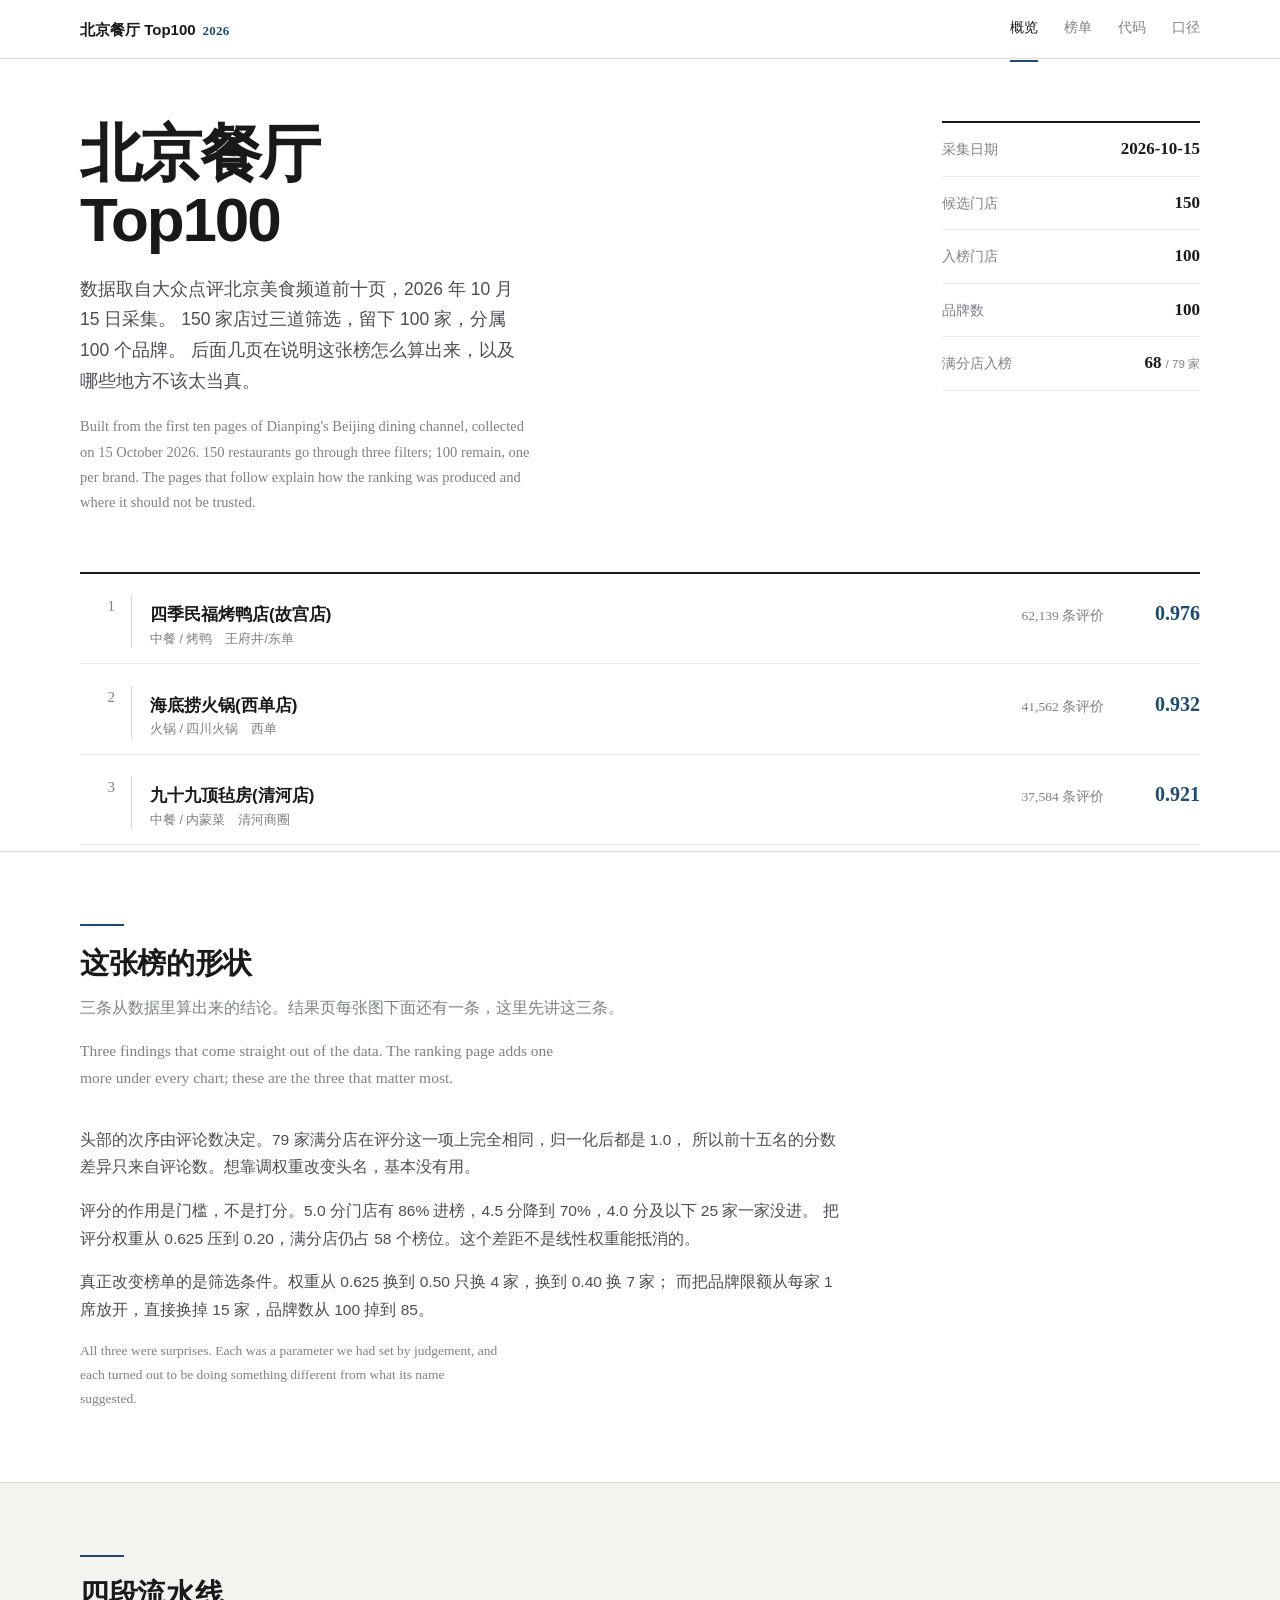
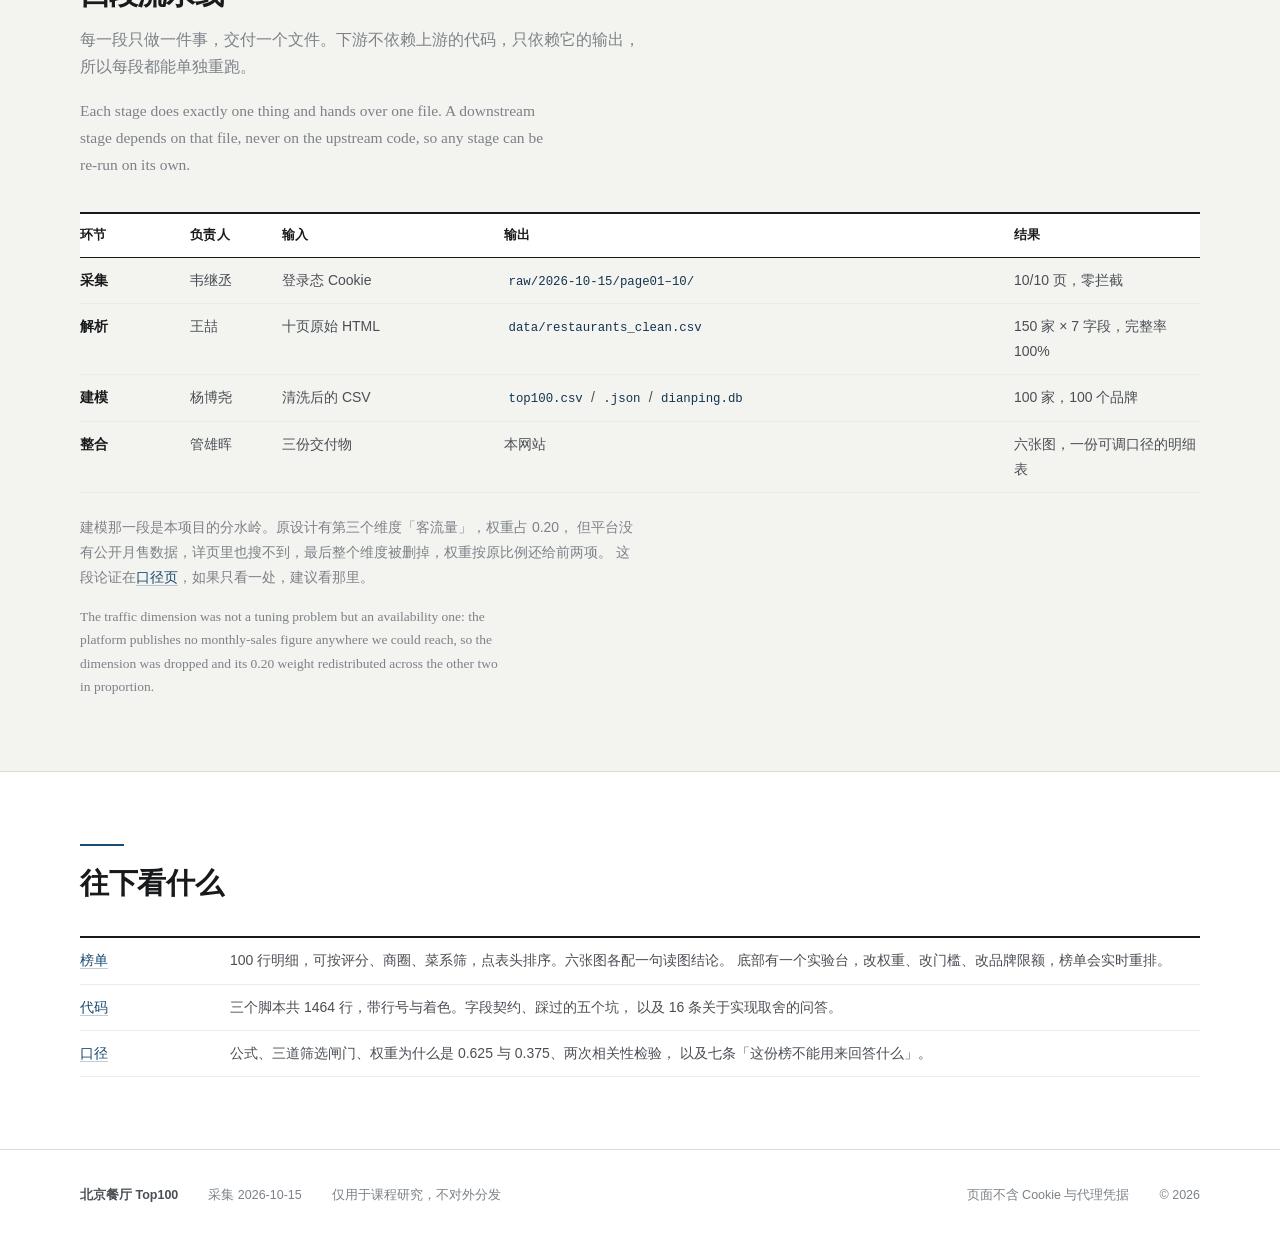
<file: index.html>
<!DOCTYPE html>
<html lang="zh-CN">
<head>
<meta charset="utf-8">
<meta name="viewport" content="width=device-width, initial-scale=1">
<title>北京餐厅 Top100</title>
<meta name="description" content="大众点评北京美食频道前十页的采集、解析与榜单建模结果：150 家候选，100 家入榜。">
<link rel="stylesheet" href="assets/base.css?v=7">
<link rel="icon" href="data:image/svg+xml,<svg xmlns='http://www.w3.org/2000/svg' viewBox='0 0 32 32'><rect width='32' height='32' fill='%231B4B72'/><text x='16' y='23' font-size='17' font-family='Georgia,serif' font-weight='700' fill='white' text-anchor='middle'>京</text></svg>">
</head>
<body data-page="home">

<header class="top">
  <div class="wrap top-in">
    <a class="mark" href="index.html">北京餐厅 Top100<i>2026</i></a>
    <nav class="nav">
      <a href="index.html" aria-current="page">概览</a>
      <a href="results.html">榜单</a>
      <a href="code.html">代码</a>
      <a href="method.html">口径</a>
    </nav>
  </div>
</header>

<main>

<div class="head">
  <div class="wrap head-grid">
    <div>
      <h1>北京餐厅<br>Top100</h1>
      <p class="lede">
        数据取自大众点评北京美食频道前十页，2026 年 10 月 15 日采集。
        150 家店过三道筛选，留下 100 家，分属 100 个品牌。
        后面几页在说明这张榜怎么算出来，以及哪些地方不该太当真。
      </p>
      <p class="en">
        Built from the first ten pages of Dianping's Beijing dining channel, collected on
        15 October 2026. 150 restaurants go through three filters; 100 remain, one per brand.
        The pages that follow explain how the ranking was produced and where it should not be trusted.
      </p>
    </div>
    <div class="sheet">
      <div><span>采集日期</span><b>2026-10-15</b></div>
      <div><span>候选门店</span><b>150</b></div>
      <div><span>入榜门店</span><b>100</b></div>
      <div><span>品牌数</span><b>100</b></div>
      <div><span>满分店入榜</span><b>68<small>/ 79 家</small></b></div>
    </div>
  </div>
</div>

<div class="wrap">
  <ol class="ledger head-3 enter" id="headList"></ol>
</div>

<section class="section">
  <div class="wrap">
    <div class="h2blk">
      <div class="rule"></div>
      <h2>这张榜的形状</h2>
      <p>三条从数据里算出来的结论。结果页每张图下面还有一条，这里先讲这三条。</p>
      <p class="en">Three findings that come straight out of the data. The ranking page adds one
        more under every chart; these are the three that matter most.</p>
    </div>

    <div style="max-width:760px">
      <p>
        头部的次序由评论数决定。79 家满分店在评分这一项上完全相同，归一化后都是 1.0，
        所以前十五名的分数差异只来自评论数。想靠调权重改变头名，基本没有用。
      </p>
      <p>
        评分的作用是门槛，不是打分。5.0 分门店有 86% 进榜，4.5 分降到 70%，4.0 分及以下 25 家一家没进。
        把评分权重从 0.625 压到 0.20，满分店仍占 58 个榜位。这个差距不是线性权重能抵消的。
      </p>
      <p>
        真正改变榜单的是筛选条件。权重从 0.625 换到 0.50 只换 4 家，换到 0.40 换 7 家；
        而把品牌限额从每家 1 席放开，直接换掉 15 家，品牌数从 100 掉到 85。
      </p>
      <p class="en sub">
        All three were surprises. Each was a parameter we had set by judgement, and each turned
        out to be doing something different from what its name suggested.
      </p>
    </div>
  </div>
</section>

<section class="section band">
  <div class="wrap">
    <div class="h2blk">
      <div class="rule"></div>
      <h2>四段流水线</h2>
      <p>每一段只做一件事，交付一个文件。下游不依赖上游的代码，只依赖它的输出，所以每段都能单独重跑。</p>
      <p class="en">Each stage does exactly one thing and hands over one file. A downstream stage
        depends on that file, never on the upstream code, so any stage can be re-run on its own.</p>
    </div>

    <div class="tbox">
      <table class="tb">
        <thead>
          <tr>
            <th style="width:110px">环节</th>
            <th style="width:92px">负责人</th>
            <th>输入</th>
            <th>输出</th>
            <th style="width:186px">结果</th>
          </tr>
        </thead>
        <tbody>
          <tr>
            <td class="name">采集</td>
            <td>韦继丞</td>
            <td>登录态 Cookie</td>
            <td><code>raw/2026-10-15/page01–10/</code></td>
            <td>10/10 页，零拦截</td>
          </tr>
          <tr>
            <td class="name">解析</td>
            <td>王喆</td>
            <td>十页原始 HTML</td>
            <td><code>data/restaurants_clean.csv</code></td>
            <td>150 家 × 7 字段，完整率 100%</td>
          </tr>
          <tr>
            <td class="name">建模</td>
            <td>杨博尧</td>
            <td>清洗后的 CSV</td>
            <td><code>top100.csv</code> / <code>.json</code> / <code>dianping.db</code></td>
            <td>100 家，100 个品牌</td>
          </tr>
          <tr>
            <td class="name">整合</td>
            <td>管雄晖</td>
            <td>三份交付物</td>
            <td>本网站</td>
            <td>六张图，一份可调口径的明细表</td>
          </tr>
        </tbody>
      </table>
    </div>

    <p style="margin-top:22px;font-size:14px;color:var(--ink-3);max-width:72ch">
      建模那一段是本项目的分水岭。原设计有第三个维度「客流量」，权重占 0.20，
      但平台没有公开月售数据，详页里也搜不到，最后整个维度被删掉，权重按原比例还给前两项。
      这段论证在<a href="method.html">口径页</a>，如果只看一处，建议看那里。
    </p>
    <p class="en sub">
      The traffic dimension was not a tuning problem but an availability one: the platform publishes
      no monthly-sales figure anywhere we could reach, so the dimension was dropped and its 0.20
      weight redistributed across the other two in proportion.
    </p>
  </div>
</section>

<section class="section">
  <div class="wrap">
    <div class="h2blk">
      <div class="rule"></div>
      <h2>往下看什么</h2>
    </div>

    <div class="tbox">
      <table class="tb">
        <tbody>
          <tr>
            <td style="width:150px"><a href="results.html">榜单</a></td>
            <td>100 行明细，可按评分、商圈、菜系筛，点表头排序。六张图各配一句读图结论。
              底部有一个实验台，改权重、改门槛、改品牌限额，榜单会实时重排。</td>
          </tr>
          <tr>
            <td><a href="code.html">代码</a></td>
            <td>三个脚本共 1464 行，带行号与着色。字段契约、踩过的五个坑，
              以及 16 条关于实现取舍的问答。</td>
          </tr>
          <tr>
            <td><a href="method.html">口径</a></td>
            <td>公式、三道筛选闸门、权重为什么是 0.625 与 0.375、两次相关性检验，
              以及七条「这份榜不能用来回答什么」。</td>
          </tr>
        </tbody>
      </table>
    </div>
  </div>
</section>

</main>

<footer class="foot">
  <div class="wrap foot-in">
    <span><b>北京餐厅 Top100</b></span>
    <span>采集 2026-10-15</span>
    <span>仅用于课程研究，不对外分发</span>
    <span class="sp"></span>
    <span>页面不含 Cookie 与代理凭据</span>
    <span>© <span id="year">2026</span></span>
  </div>
</footer>

<script src="assets/data.js?v=7"></script>
<script src="assets/app.js?v=7"></script>
</body>
</html>
</file>
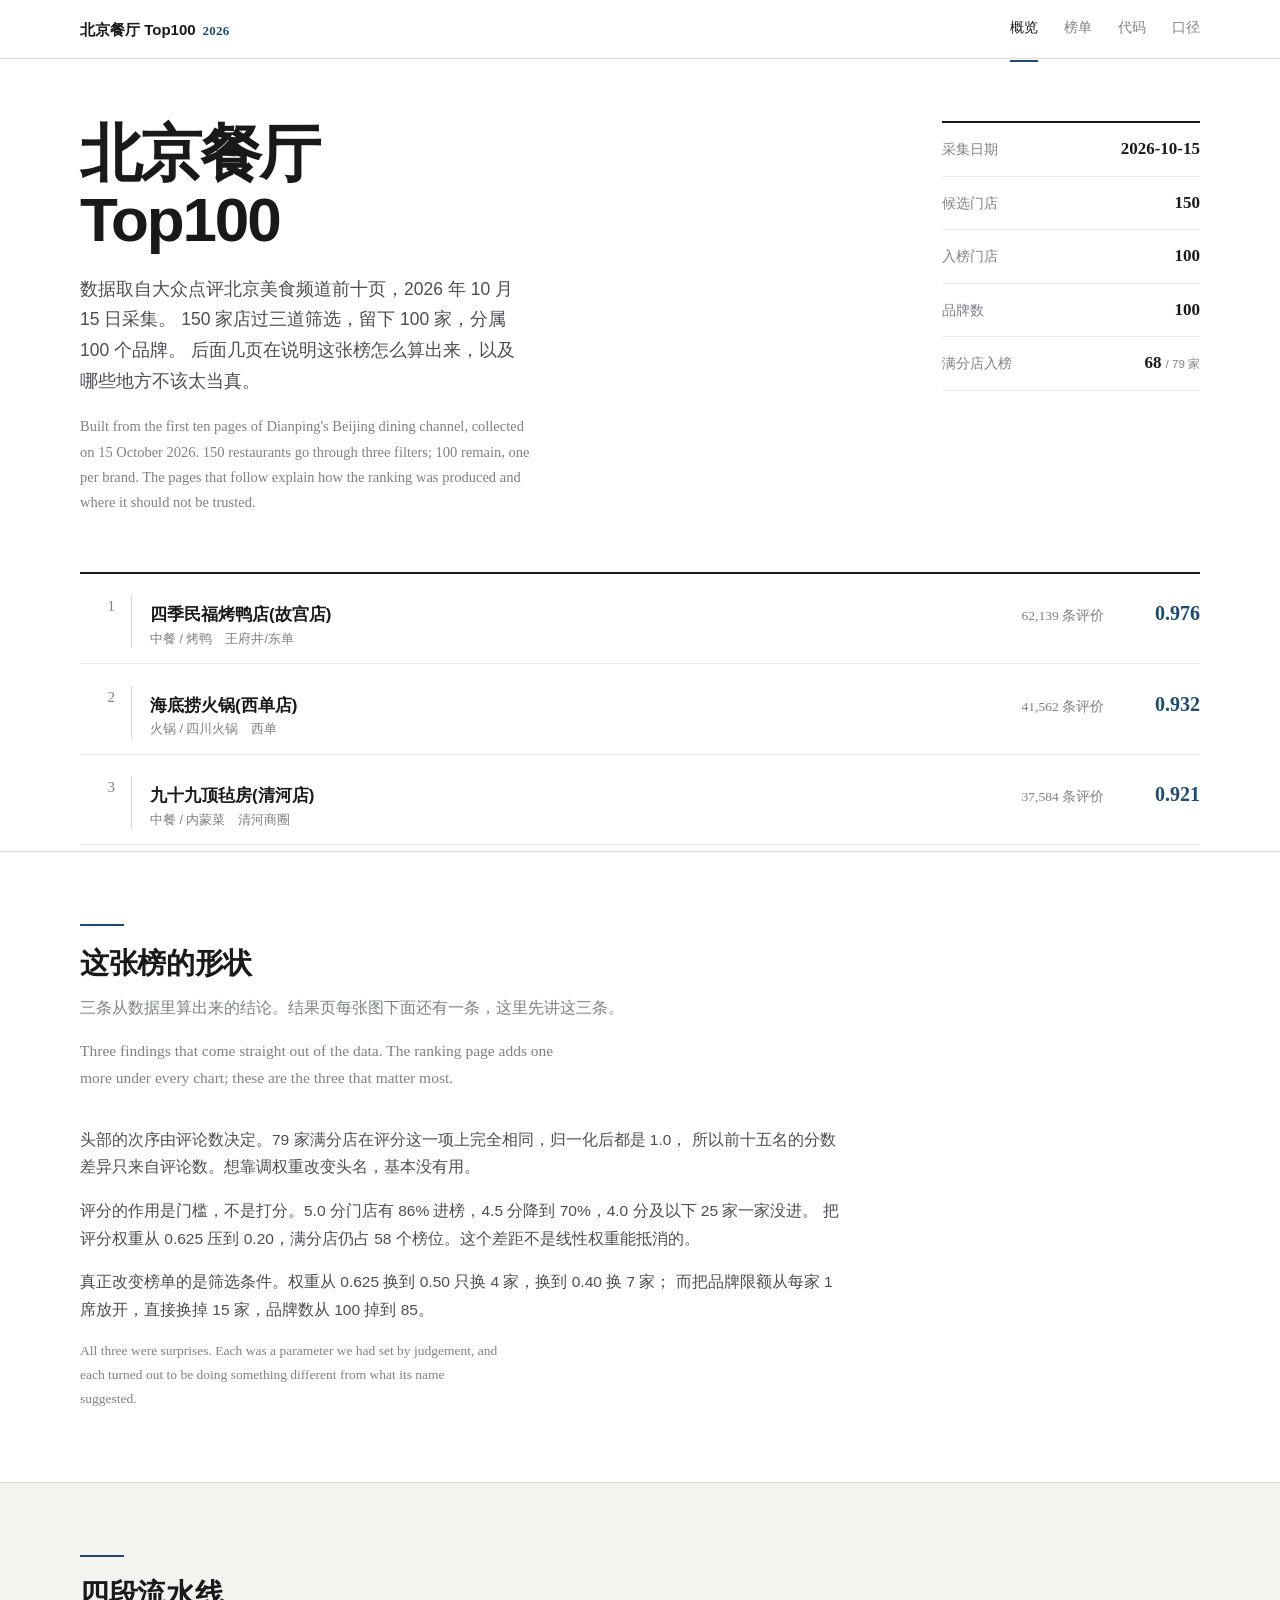
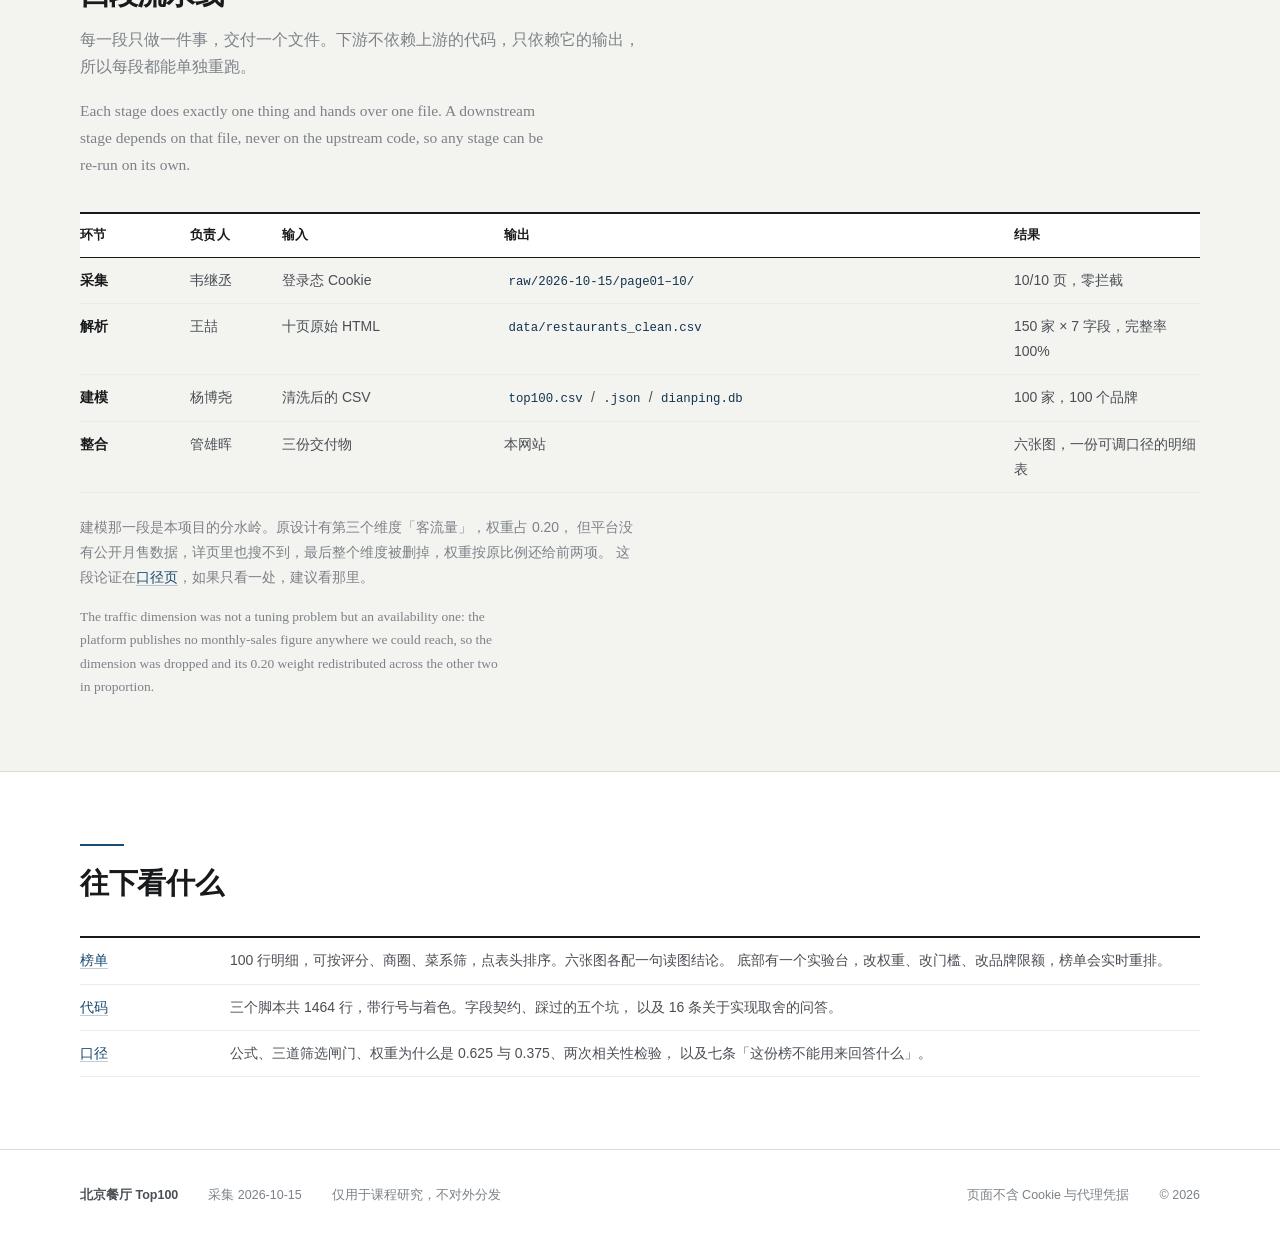
<file: bj-top100.single.html>
<!DOCTYPE html>
<html lang="zh-CN">
<head>
<meta charset="utf-8">
<meta name="viewport" content="width=device-width, initial-scale=1">
<title>北京餐厅 Top100 · 单文件版</title>
<meta name="description" content="大众点评北京美食频道前十页的采集、解析与榜单建模结果。全站内联为一个文件。">
<link rel="icon" href="data:image/svg+xml,<svg xmlns='http://www.w3.org/2000/svg' viewBox='0 0 32 32'><rect width='32' height='32' fill='%231B4B72'/><text x='16' y='23' font-size='17' font-family='Georgia,serif' font-weight='700' fill='white' text-anchor='middle'>京</text></svg>">
<style>
/* ==========================================================================
   北京餐厅 Top100
   版式方向：榜单台账。白纸、墨字、一种强调色、Georgia 数字、横线分区。
   内容区一律直角；圆角只给可交互控件。无外部依赖。
   ========================================================================== */

:root {
  /* 纸与墨 */
  --paper:      #FFFFFF;
  --band:       #F3F3F0;
  --band-2:     #EAEAE5;
  --ink:        #17191B;
  --ink-2:      #4A4F55;
  --ink-3:      #7C8288;
  --ink-4:      #A8ADB3;
  --rule:       #DCDAD3;
  --rule-2:     #EDEBE5;

  /* 唯一强调色：印蓝 */
  --blue:       #1B4B72;
  --blue-ink:   #12344F;
  --blue-soft:  #E9EFF4;

  /* 数据配色（仅用于图表编码，不作装饰） */
  --d1: #1B4B72;
  --d2: #A9713F;
  --d3: #C9C3B6;
  --d4: #6E7A6A;

  --sans: "Microsoft YaHei", "PingFang SC", "Segoe UI", "Helvetica Neue", Arial, system-ui, sans-serif;
  --num:  Georgia, "Times New Roman", "Songti SC", serif;
  --mono: "Cascadia Mono", Consolas, "SFMono-Regular", monospace;
}

* { box-sizing: border-box; }

html { -webkit-text-size-adjust: 100%; scroll-behavior: smooth; }

body {
  margin: 0;
  background: var(--paper);
  color: var(--ink-2);
  font-family: var(--sans);
  font-size: 15.5px;
  line-height: 1.8;
  -webkit-font-smoothing: antialiased;
}

h1, h2, h3, h4 { color: var(--ink); margin: 0; font-weight: 700; letter-spacing: -.012em; }
p { margin: 0 0 1em; }
p:last-child { margin-bottom: 0; }
ul, ol { margin: 0 0 1em; padding-left: 1.4em; }
ul:last-child, ol:last-child { margin-bottom: 0; }
li { margin: .34em 0; }
a { color: var(--blue); text-decoration: none; border-bottom: 1px solid rgba(27, 75, 114, .28); }
a:hover { border-bottom-color: var(--blue); }
strong { color: var(--ink); font-weight: 700; }
small { font-size: .86em; }

code {
  font-family: var(--mono);
  font-size: .885em;
  color: var(--blue-ink);
  background: var(--band);
  padding: .08em .36em;
  border-radius: 3px;
}

/* 数字统一走 Georgia，表格里对齐 */
.n, .num, .sc, .rk, td.n, th.n { font-family: var(--num); font-variant-numeric: tabular-nums; font-feature-settings: "tnum" 1; }

/* ------------------------------------------------------------------ 骨架 */
.wrap  { width: min(1120px, 100% - 48px); margin-inline: auto; }
.narrow{ width: min(720px, 100% - 48px); margin-inline: auto; }

.section { padding: 72px 0; border-top: 1px solid var(--rule); }
.section.band { background: var(--band); }
.section.tight { padding: 52px 0; }

/* ------------------------------------------------------------------ 顶栏 */
.top {
  position: sticky; top: 0; z-index: 40;
  background: var(--paper);
  border-bottom: 1px solid var(--rule);
}
.top-in { display: flex; align-items: center; gap: 30px; height: 58px; }
.mark { font-size: 15px; font-weight: 700; color: var(--ink); border: 0; white-space: nowrap; }
.mark i {
  font-family: var(--num); font-style: normal; color: var(--blue);
  margin-left: 7px; font-size: 13px; letter-spacing: .02em;
}
.nav { display: flex; gap: 26px; margin-left: auto; }
.nav a {
  border: 0; font-size: 14px; color: var(--ink-3);
  padding: 19px 0; border-bottom: 2px solid transparent;
}
.nav a:hover { color: var(--ink); }
.nav a[aria-current="page"] { color: var(--ink); border-bottom-color: var(--blue); }

/* ------------------------------------------------------------------ 页头 */
.head { padding: 62px 0 56px; }
.head-grid { display: grid; grid-template-columns: minmax(0, 1fr) 258px; gap: 56px; align-items: start; }
.head h1 {
  font-size: clamp(38px, 5vw, 62px);
  line-height: 1.07;
  letter-spacing: -.035em;
  margin-bottom: 20px;
}
.head .lede { font-size: 17.5px; line-height: 1.76; color: var(--ink-2); max-width: 46ch; }

/* 右侧数据条：像规格表，不像统计卡片 */
.sheet { border-top: 2px solid var(--ink); }
.sheet div {
  display: flex; align-items: baseline; justify-content: space-between;
  gap: 14px; padding: 11px 0; border-bottom: 1px solid var(--rule-2);
  font-size: 13.5px; color: var(--ink-3);
}
.sheet b {
  font-family: var(--num); font-size: 17px; font-weight: 700; color: var(--ink);
  font-variant-numeric: tabular-nums;
}
.sheet b small { font-family: var(--sans); font-size: 11.5px; font-weight: 400; color: var(--ink-3); margin-left: 4px; }

/* ------------------------------------------------------------------ 章标题 */
.h2blk { margin-bottom: 34px; max-width: 66ch; }
.h2blk h2 { font-size: clamp(23px, 2.5vw, 29px); line-height: 1.32; margin-bottom: 12px; }
.h2blk p { font-size: 15.5px; color: var(--ink-3); }
.h2blk .rule { width: 44px; height: 2px; background: var(--blue); margin-bottom: 18px; }

/* ------------------------------------------------------------------ 榜单台账 */
.ledger { list-style: none; margin: 0; padding: 0; border-top: 2px solid var(--ink); }
.ledger li {
  display: grid;
  grid-template-columns: 52px minmax(0, 1fr) 92px 78px;
  align-items: baseline;
  gap: 18px;
  padding: 13px 0 12px;
  border-bottom: 1px solid var(--rule-2);
}
.ledger .rk {
  font-size: 15px; color: var(--ink-3); text-align: right;
  border-right: 1px solid var(--rule); padding-right: 16px;
  align-self: stretch; line-height: 1.5;
}
.ledger .nm { color: var(--ink); font-weight: 700; font-size: 15.5px; line-height: 1.5; }
.ledger .nm span { display: block; font-weight: 400; font-size: 12.5px; color: var(--ink-3); margin-top: 2px; }
.ledger .rv { font-size: 13.5px; color: var(--ink-3); text-align: right; }
.ledger .sc { font-size: 17px; font-weight: 700; color: var(--ink); text-align: right; }
.ledger.head-3 li { padding: 16px 0 15px; }
.ledger.head-3 .nm { font-size: 17px; }
.ledger.head-3 .sc { font-size: 20px; color: var(--blue); }

/* ------------------------------------------------------------------ 说明块 */
.note {
  border-left: 2px solid var(--blue);
  padding: 2px 0 2px 18px;
  color: var(--ink-2);
  font-size: 14.5px;
}
.note.plain { border-left-color: var(--ink-4); }
.note b { color: var(--ink); }

.kv { display: grid; grid-template-columns: 148px minmax(0, 1fr); gap: 0 26px; font-size: 14.5px; }
.kv dt { color: var(--ink-3); }
.kv dd { margin: 0; color: var(--ink-2); }
.kv dt, .kv dd { padding: 9px 0; border-bottom: 1px solid var(--rule-2); }

/* ------------------------------------------------------------------ 表格 */
.tbox { border-top: 2px solid var(--ink); overflow: auto; }
.tbox.scroll { max-height: 620px; }
table.tb { width: 100%; border-collapse: collapse; font-size: 14px; }
table.tb th {
  position: sticky; top: 0; z-index: 2;
  background: var(--paper);
  text-align: left; font-weight: 700; color: var(--ink);
  font-size: 12.5px; letter-spacing: .02em; white-space: nowrap;
  padding: 10px 14px 10px 0;
  border-bottom: 1px solid var(--ink);
}
table.tb td {
  padding: 10px 14px 10px 0;
  border-bottom: 1px solid var(--rule-2);
  vertical-align: baseline;
}
table.tb th:last-child, table.tb td:last-child { padding-right: 0; }
table.tb tbody tr:hover td { background: #FAFAF8; }
table.tb td.n, table.tb th.n { text-align: right; }
table.tb tr.gone td { color: var(--ink-4); }
table.tb tr.gone td.name { color: var(--ink-4); }
table.tb td.name { color: var(--ink); font-weight: 700; }
table.tb th[data-k] { cursor: pointer; user-select: none; }
table.tb th[data-k]:hover { color: var(--blue); }

/* 名次栏的细竖线，与上方台账呼应 */
.rank-tb td:first-child { text-align: right; color: var(--ink-3); padding-right: 16px; }
.rank-tb th:first-child { text-align: right; padding-right: 16px; }
.rank-tb td:nth-child(2), .rank-tb th:nth-child(2) { border-left: 1px solid var(--rule); padding-left: 14px; }

.meter { display: block; height: 3px; background: var(--rule-2); position: relative; min-width: 84px; }
.meter i { position: absolute; inset: 0 auto 0 0; background: var(--blue); }

/* ------------------------------------------------------------------ 图表 */
.plates { display: grid; grid-template-columns: 1fr; gap: 46px; }
.plates.two { grid-template-columns: 1fr 1fr; gap: 46px 46px; }

.plate { margin: 0; }
.plate-body { border-top: 1px solid var(--rule); padding-top: 16px; }
.plate svg { width: 100%; height: auto; display: block; overflow: visible; }
.plate figcaption {
  margin-top: 14px; padding-top: 12px; border-top: 1px solid var(--rule-2);
  font-size: 13px; color: var(--ink-3); line-height: 1.7;
}
.plate figcaption b { color: var(--ink); font-weight: 700; }
.plate .num { font-family: var(--num); font-size: 12.5px; color: var(--ink-3); letter-spacing: .04em; margin-right: 8px; }
.plate .read { margin-top: 12px; font-size: 14.5px; color: var(--ink-2); max-width: 70ch; }
.plate .read b { color: var(--ink); }

.legend { display: flex; flex-wrap: wrap; gap: 18px; font-size: 12.5px; color: var(--ink-3); margin-top: 12px; }
.legend i { display: inline-block; width: 11px; height: 3px; margin-right: 7px; vertical-align: 3px; }

/* ------------------------------------------------------------------ 控件 */
.row { display: flex; flex-wrap: wrap; gap: 10px 12px; align-items: center; margin-bottom: 16px; }
.fld {
  display: flex; align-items: center; gap: 8px;
  border: 1px solid var(--rule); border-radius: 6px;
  padding: 0 11px; height: 38px; background: var(--paper);
}
.fld:focus-within { border-color: var(--ink-3); }
.fld label { font-size: 12px; color: var(--ink-3); white-space: nowrap; }
.fld input, .fld select {
  border: 0; outline: 0; background: transparent; font: inherit;
  font-size: 13.5px; color: var(--ink); min-width: 0;
}
.fld input[type="search"] { width: 170px; }
.fld select { cursor: pointer; }
.spacer { flex: 1; }
.tally { font-size: 12.5px; color: var(--ink-3); font-variant-numeric: tabular-nums; }

.seg { display: flex; border: 1px solid var(--rule); border-radius: 6px; overflow: hidden; }
.seg button {
  appearance: none; border: 0; background: var(--paper); cursor: pointer;
  font: inherit; font-size: 13px; color: var(--ink-3); padding: 0 14px; height: 36px;
}
.seg button + button { border-left: 1px solid var(--rule); }
.seg button[aria-pressed="true"] { background: var(--ink); color: #fff; }

/* 交互实验台 */
.trial { border-top: 2px solid var(--ink); padding-top: 22px; }
.trial-ctl { display: flex; flex-wrap: wrap; gap: 26px 34px; align-items: flex-end; margin-bottom: 24px; }
.trial-ctl .lab { font-size: 12.5px; color: var(--ink-3); margin-bottom: 7px; }
.trial-ctl .val { font-family: var(--num); font-size: 24px; font-weight: 700; color: var(--ink); line-height: 1; }
.trial-ctl select {
  height: 38px; border: 1px solid var(--rule); border-radius: 6px;
  background: var(--paper); font: inherit; font-size: 13.5px; color: var(--ink);
  padding: 0 10px; cursor: pointer;
}

input[type="range"] {
  -webkit-appearance: none; appearance: none;
  width: min(380px, 100%); height: 22px; background: transparent; cursor: pointer;
}
input[type="range"]::-webkit-slider-runnable-track { height: 2px; background: var(--rule); }
input[type="range"]::-webkit-slider-thumb {
  -webkit-appearance: none; width: 14px; height: 14px; border-radius: 50%;
  background: var(--blue); border: 0; margin-top: -6px;
}
input[type="range"]::-moz-range-track { height: 2px; background: var(--rule); }
input[type="range"]::-moz-range-progress { height: 2px; background: var(--blue); }
input[type="range"]::-moz-range-thumb { width: 14px; height: 14px; border: 0; border-radius: 50%; background: var(--blue); }

.simrows { display: grid; gap: 0; border-top: 1px solid var(--rule-2); }
.srow {
  display: grid; grid-template-columns: 38px minmax(0, 1fr) minmax(120px, .9fr) 62px;
  gap: 16px; align-items: center; font-size: 13.5px;
  padding: 7px 0; border-bottom: 1px solid var(--rule-2);
}
.srow .rk { font-size: 12.5px; color: var(--ink-3); text-align: right; }
.srow .nm { color: var(--ink); overflow: hidden; text-overflow: ellipsis; white-space: nowrap; }
.srow .trk { height: 6px; background: var(--rule-2); position: relative; }
.srow .trk i { position: absolute; inset: 0 auto 0 0; display: block; }
.srow .sc { text-align: right; color: var(--ink-2); }
.srow.chg .nm { color: var(--blue); font-weight: 700; }

.trial-out {
  display: flex; flex-wrap: wrap; gap: 8px 34px; margin-top: 20px; padding-top: 14px;
  border-top: 1px solid var(--rule); font-size: 13px; color: var(--ink-3);
}
.trial-out b { color: var(--ink); font-family: var(--num); font-variant-numeric: tabular-nums; }

/* ------------------------------------------------------------------ 代码 */
.tabs { display: flex; gap: 0; border-bottom: 1px solid var(--rule); margin-bottom: 18px; }
.tabs button {
  appearance: none; border: 0; background: transparent; cursor: pointer;
  font: inherit; font-size: 14px; color: var(--ink-3);
  padding: 10px 16px; border-bottom: 2px solid transparent; margin-bottom: -1px;
}
.tabs button:hover { color: var(--ink); }
.tabs button[aria-selected="true"] { color: var(--ink); border-bottom-color: var(--blue); font-weight: 700; }
.tabs button small { display: block; font-size: 11px; font-weight: 400; color: var(--ink-4); }

.codebox { background: #15181C; border-radius: 4px; overflow: hidden; }
.codebar {
  display: flex; align-items: center; gap: 14px;
  padding: 9px 14px; background: #1D2126; border-bottom: 1px solid #2A2F35;
  font-family: var(--mono); font-size: 11.5px; color: #98A0AA;
}
.codebar .path { color: #C9D1D9; }
.codebar .tail { margin-left: auto; }
.codebar button {
  appearance: none; background: transparent; border: 1px solid #3A4048; color: #AEB6C0;
  font: inherit; font-size: 11px; padding: 3px 9px; border-radius: 4px; cursor: pointer;
}
.codebar button:hover { color: #fff; border-color: #5C646E; }

pre.code {
  margin: 0; padding: 14px 0; overflow: auto; max-height: 600px;
  font-family: var(--mono); font-size: 12.8px; line-height: 1.78;
  color: #CBD2DB; tab-size: 4;
}
pre.code .cl { display: flex; padding-right: 16px; }
pre.code .cl:hover { background: #1B1F24; }
pre.code .cln {
  flex: none; width: 54px; text-align: right; padding-right: 15px;
  color: #4E5660; text-decoration: none; border: 0; user-select: none;
}
pre.code .cl:hover .cln { color: #96A0AA; }
pre.code .clc { white-space: pre; }
pre.code .t-cm { color: #8A94A0; font-style: italic; }
pre.code .t-st { color: #B4D89A; }
pre.code .t-kw { color: #F0906C; }
pre.code .t-bt { color: #86C3E4; }
pre.code .t-nu { color: #E0BC78; }
pre.code .t-cn { color: #D2AEDF; }
pre.code .t-op { color: #A6AFBA; }

/* ------------------------------------------------------------------ 问答 */
.qa { border-top: 2px solid var(--ink); }
.qa details { border-bottom: 1px solid var(--rule-2); }
.qa summary {
  cursor: pointer; list-style: none; padding: 13px 0;
  font-size: 14.5px; color: var(--ink); font-weight: 700;
  display: flex; gap: 12px; align-items: baseline;
}
.qa summary::-webkit-details-marker { display: none; }
.qa summary::after { content: "+"; margin-left: auto; color: var(--ink-3); font-weight: 400; font-family: var(--num); }
.qa details[open] summary::after { content: "−"; }
.qa details[open] summary { border-bottom: 1px solid var(--rule-2); }
.qa .ans { padding: 14px 0 18px; font-size: 14.5px; color: var(--ink-2); max-width: 76ch; }
.qa .ans p:last-child { margin-bottom: 0; }

/* ------------------------------------------------------------------ 公式 */
.formula { background: #15181C; border-radius: 4px; padding: 28px 30px; overflow-x: auto; }
.formula .eq {
  font-family: var(--num); font-size: clamp(15px, 1.9vw, 20px);
  line-height: 1.9; color: #E8ECF1; white-space: nowrap;
}
.formula .eq .w { color: #E8A17B; }
.formula .eq .f { color: #8FC0DE; }
.formula .hint { margin-top: 18px; font-size: 13px; color: #96A0AA; line-height: 1.95; white-space: normal; }
.formula code { background: rgba(255,255,255,.09); color: #EDC0A6; }

/* ------------------------------------------------------------------ 页脚 */
.foot { border-top: 1px solid var(--rule); padding: 34px 0 54px; font-size: 12.5px; color: var(--ink-3); }
.foot-in { display: flex; flex-wrap: wrap; gap: 8px 30px; }
.foot .sp { flex: 1; }
.foot b { color: var(--ink-2); font-weight: 700; }

/* ------------------------------------------------------------------ 英文段 */
/* 只用字体区分语言，不额外加标签或竖线：拉丁文走 Georgia，中文走雅黑 */
.en {
  font-family: Georgia, "Times New Roman", serif;
  font-size: 14.5px; line-height: 1.75;
  color: var(--ink-3);
  max-width: 62ch;
  margin: 14px 0 0;
}
.en b { color: var(--ink-2); font-weight: 700; }
.en.sub { font-size: 13.5px; margin-top: 10px; }
.head .en { margin-top: 16px; }

/* ------------------------------------------------------------------ 地图 */
.mapgrid { display: grid; grid-template-columns: minmax(0, 1fr) 300px; gap: 0; border-top: 2px solid var(--ink); }
.mapcol { position: relative; border-right: 1px solid var(--rule); }
.mapstage { position: relative; }
#mapCanvas { width: 100%; height: 460px; background: var(--band); }
.mapside { padding: 18px 0 0 22px; }

.mapctl {
  display: flex; flex-wrap: wrap; align-items: center; gap: 10px 18px;
  padding: 12px 0; border-bottom: 1px solid var(--rule-2);
}
.mapctl button {
  appearance: none; background: var(--paper); border: 1px solid var(--rule);
  border-radius: 6px; height: 32px; padding: 0 12px; cursor: pointer;
  font: inherit; font-size: 13px; color: var(--ink);
}
.mapctl button:hover { border-color: var(--ink-3); }
.mapctl label { font-size: 12px; color: var(--ink-3); margin-right: 6px; }
.mapctl input[type="range"] { width: 108px; height: 18px; vertical-align: -4px; }
.mapctl select {
  height: 32px; border: 1px solid var(--rule); border-radius: 6px;
  background: var(--paper); font: inherit; font-size: 13px; color: var(--ink); padding: 0 8px;
}

.heat { position: absolute; inset: 0; pointer-events: none; overflow: hidden; }
.heat i {
  position: absolute; left: 0; top: 0; border-radius: 50%;
  background: radial-gradient(circle, rgb(110,63,163) 0%, rgba(110,63,163,.42) 38%, rgba(110,63,163,0) 70%);
  will-change: transform, width, height;
}
.heat i.me {
  width: 16px; height: 16px; margin: -8px 0 0 -8px;
  background: #1B4B72; border: 2px solid #fff;
  box-shadow: 0 0 0 1px #1B4B72; opacity: 1;
}
.heat i.me.hidden { display: none; }

/* 路线：交给腾讯地图 URI，本页只放一个链接 */
.routelink {
  display: inline-flex; align-items: center; height: 32px; padding: 0 14px;
  border: 1px solid var(--blue); border-radius: 6px;
  color: var(--blue); font-size: 13px; text-decoration: none; background: var(--paper);
}
.routelink:hover { background: var(--blue); color: #fff; border-bottom-color: var(--blue); }

/* 热度色标：紫 → 红 */
.heatlegend { display: flex; align-items: center; gap: 10px; font-size: 12px; color: var(--ink-3); margin-bottom: 12px; }
.heatlegend .grad {
  flex: 1; height: 8px; border-radius: 4px;
  background: linear-gradient(90deg, rgb(110,63,163) 0%, rgb(160,90,120) 50%, rgb(217,58,50) 100%);
}
.mapmsg { font-size: 12px; color: var(--ink-3); line-height: 1.65; padding-bottom: 14px; border-bottom: 1px solid var(--rule-2); margin-bottom: 14px; }

.scalebar {
  position: absolute; left: 14px; bottom: 14px; z-index: 3;
  display: flex; align-items: center; gap: 8px;
  font-family: var(--num); font-size: 11px; color: var(--ink-2);
  background: rgba(255,255,255,.82); padding: 3px 7px; border-radius: 3px;
}
.scalebar u { display: block; height: 6px; border-left: 1px solid var(--ink); border-right: 1px solid var(--ink); border-bottom: 1px solid var(--ink); }
.readout {
  position: absolute; right: 12px; bottom: 14px; z-index: 3;
  font-family: var(--num); font-size: 11px; color: var(--ink-3);
  background: rgba(255,255,255,.82); padding: 3px 7px; border-radius: 3px;
}
.maptip { position: absolute; left: 12px; top: 10px; z-index: 3; font-size: 12px; color: var(--ink-3);
  background: rgba(255,255,255,.88); padding: 4px 8px; border-radius: 3px; max-width: 78%; }
.mapfallback { padding: 34px 22px; font-size: 14px; color: var(--ink-2); background: var(--band); }
.mapfallback b { display: block; color: var(--ink); margin-bottom: 8px; font-size: 15px; }

.nearby { font-size: 13px; }
.nb-head { color: var(--ink-3); font-size: 12px; margin: 0 0 8px; }
.nb-row {
  display: grid; grid-template-columns: 1fr auto; gap: 2px 10px;
  padding: 9px 0; border-bottom: 1px solid var(--rule-2);
  cursor: pointer;
}
.nb-row:hover { background: #FAFAF8; }
.nb-row.on { background: var(--blue-soft); box-shadow: inset 2px 0 0 var(--blue); padding-left: 8px; }
.nb-dist { color: var(--ink); font-weight: 700; }
.nb-km { color: var(--ink-3); font-family: var(--num); font-variant-numeric: tabular-nums; }
.nb-shop { grid-column: 1 / -1; color: var(--ink-3); font-size: 12px; }
.nb-note { color: var(--ink-4); font-size: 11.5px; margin: 10px 0 0; }

/* ------------------------------------------------------------------ 单文件 */
.page[hidden] { display: none; }

/* ------------------------------------------------------------------ 响应式 */
@media (max-width: 980px) {
  .head-grid { grid-template-columns: 1fr; gap: 34px; }
  .plates.two { grid-template-columns: 1fr; }
  .kv { grid-template-columns: 120px minmax(0, 1fr); }
  .mapgrid { grid-template-columns: 1fr; }
  .mapcol { border-right: 0; border-bottom: 1px solid var(--rule); }
  .mapside { padding: 18px 0 0; }
}
@media (max-width: 720px) {
  .wrap, .narrow { width: min(100% - 32px, 100%); }
  .section { padding: 48px 0; }
  .head { padding: 40px 0 36px; }
  .nav { gap: 16px; }
  .nav a { font-size: 13px; padding: 18px 0; }
  .mark i { display: none; }
  .ledger li { grid-template-columns: 38px minmax(0, 1fr) 62px; gap: 12px; }
  .ledger .rv { display: none; }
  .srow { grid-template-columns: 28px minmax(0, 1fr) 54px; }
  .srow .trk { display: none; }
  table.tb { font-size: 13px; }
  table.tb th, table.tb td { padding-right: 10px; }
}

/* ------------------------------------------------------------------ 可见性 */
:focus-visible { outline: 2px solid var(--blue); outline-offset: 2px; }

@media (prefers-reduced-motion: no-preference) {
  .ledger.enter li { animation: rise .46s cubic-bezier(.22,.68,.28,1) both; }
  .ledger.enter li:nth-child(2) { animation-delay: .07s; }
  .ledger.enter li:nth-child(3) { animation-delay: .14s; }
  @keyframes rise { from { opacity: 0; transform: translateY(7px); } to { opacity: 1; transform: none; } }
}

@media print {
  .top, .nav, .trial, .tabs, .row, .seg { display: none; }
  body { font-size: 11pt; }
  .section { padding: 20px 0; break-inside: avoid; }
  .plate, .tbox { break-inside: avoid; }
  pre.code { max-height: none; }
  a { border: 0; color: var(--ink); }
}

</style>
<!-- 腾讯地图 GL JS：先配代理再加载 SDK，前端不出现 key -->
<script>
  window._TMapSecurityConfig = {
    serviceHost: 'http://127.0.0.1:__WB_HTTP_PORT__/_TMapService/_wbt/__WB_TMAP_SECRET__',
  };
</script>
<script src="https://map.qq.com/api/gljs?v=1.exp"></script>
</head>
<body data-page="single" data-code-default="crawler">

<header class="top">
  <div class="wrap top-in">
    <a class="mark" href="#home">北京餐厅 Top100<i>2026</i></a>
    <nav class="nav">
      <a href="#home" aria-current="page">概览</a>
      <a href="#list">榜单</a>
      <a href="#code">代码</a>
      <a href="#method">口径</a>
    </nav>
  </div>
</header>

<main>
<div class="page" data-route="home">
<div class="head">
  <div class="wrap head-grid">
    <div>
      <h1>北京餐厅<br>Top100</h1>
      <p class="lede">
        数据取自大众点评北京美食频道前十页，2026 年 10 月 15 日采集。
        150 家店过三道筛选，留下 100 家，分属 100 个品牌。
        后面几页在说明这张榜怎么算出来，以及哪些地方不该太当真。
      </p>
      <p class="en">
        Built from the first ten pages of Dianping's Beijing dining channel, collected on
        15 October 2026. 150 restaurants go through three filters; 100 remain, one per brand.
        The pages that follow explain how the ranking was produced and where it should not be trusted.
      </p>
    </div>
    <div class="sheet">
      <div><span>采集日期</span><b>2026-10-15</b></div>
      <div><span>候选门店</span><b>150</b></div>
      <div><span>入榜门店</span><b>100</b></div>
      <div><span>品牌数</span><b>100</b></div>
      <div><span>满分店入榜</span><b>68<small>/ 79 家</small></b></div>
    </div>
  </div>
</div>

<div class="wrap">
  <ol class="ledger head-3 enter" id="headList"></ol>
</div>

<section class="section">
  <div class="wrap">
    <div class="h2blk">
      <div class="rule"></div>
      <h2>这张榜的形状</h2>
      <p>三条从数据里算出来的结论。结果页每张图下面还有一条，这里先讲这三条。</p>
      <p class="en">Three findings that come straight out of the data. The ranking page adds one
        more under every chart; these are the three that matter most.</p>
    </div>

    <div style="max-width:760px">
      <p>
        头部的次序由评论数决定。79 家满分店在评分这一项上完全相同，归一化后都是 1.0，
        所以前十五名的分数差异只来自评论数。想靠调权重改变头名，基本没有用。
      </p>
      <p>
        评分的作用是门槛，不是打分。5.0 分门店有 86% 进榜，4.5 分降到 70%，4.0 分及以下 25 家一家没进。
        把评分权重从 0.625 压到 0.20，满分店仍占 58 个榜位。这个差距不是线性权重能抵消的。
      </p>
      <p>
        真正改变榜单的是筛选条件。权重从 0.625 换到 0.50 只换 4 家，换到 0.40 换 7 家；
        而把品牌限额从每家 1 席放开，直接换掉 15 家，品牌数从 100 掉到 85。
      </p>
      <p class="en sub">
        All three were surprises. Each was a parameter we had set by judgement, and each turned
        out to be doing something different from what its name suggested.
      </p>
    </div>
  </div>
</section>

<section class="section band">
  <div class="wrap">
    <div class="h2blk">
      <div class="rule"></div>
      <h2>四段流水线</h2>
      <p>每一段只做一件事，交付一个文件。下游不依赖上游的代码，只依赖它的输出，所以每段都能单独重跑。</p>
      <p class="en">Each stage does exactly one thing and hands over one file. A downstream stage
        depends on that file, never on the upstream code, so any stage can be re-run on its own.</p>
    </div>

    <div class="tbox">
      <table class="tb">
        <thead>
          <tr>
            <th style="width:110px">环节</th>
            <th style="width:92px">负责人</th>
            <th>输入</th>
            <th>输出</th>
            <th style="width:186px">结果</th>
          </tr>
        </thead>
        <tbody>
          <tr>
            <td class="name">采集</td>
            <td>韦继丞</td>
            <td>登录态 Cookie</td>
            <td><code>raw/2026-10-15/page01–10/</code></td>
            <td>10/10 页，零拦截</td>
          </tr>
          <tr>
            <td class="name">解析</td>
            <td>王喆</td>
            <td>十页原始 HTML</td>
            <td><code>data/restaurants_clean.csv</code></td>
            <td>150 家 × 7 字段，完整率 100%</td>
          </tr>
          <tr>
            <td class="name">建模</td>
            <td>杨博尧</td>
            <td>清洗后的 CSV</td>
            <td><code>top100.csv</code> / <code>.json</code> / <code>dianping.db</code></td>
            <td>100 家，100 个品牌</td>
          </tr>
          <tr>
            <td class="name">整合</td>
            <td>管雄晖</td>
            <td>三份交付物</td>
            <td>本网站</td>
            <td>六张图，一份可调口径的明细表</td>
          </tr>
        </tbody>
      </table>
    </div>

    <p style="margin-top:22px;font-size:14px;color:var(--ink-3);max-width:72ch">
      建模那一段是本项目的分水岭。原设计有第三个维度「客流量」，权重占 0.20，
      但平台没有公开月售数据，详页里也搜不到，最后整个维度被删掉，权重按原比例还给前两项。
      这段论证在<a href="#method">口径页</a>，如果只看一处，建议看那里。
    </p>
    <p class="en sub">
      The traffic dimension was not a tuning problem but an availability one: the platform publishes
      no monthly-sales figure anywhere we could reach, so the dimension was dropped and its 0.20
      weight redistributed across the other two in proportion.
    </p>
  </div>
</section>

<section class="section">
  <div class="wrap">
    <div class="h2blk">
      <div class="rule"></div>
      <h2>往下看什么</h2>
    </div>

    <div class="tbox">
      <table class="tb">
        <tbody>
          <tr>
            <td style="width:150px"><a href="#list">榜单</a></td>
            <td>100 行明细，可按评分、商圈、菜系筛，点表头排序。六张图各配一句读图结论。
              底部有一个实验台，改权重、改门槛、改品牌限额，榜单会实时重排。</td>
          </tr>
          <tr>
            <td><a href="#code">代码</a></td>
            <td>三个脚本共 1464 行，带行号与着色。字段契约、踩过的五个坑，
              以及 16 条关于实现取舍的问答。</td>
          </tr>
          <tr>
            <td><a href="#method">口径</a></td>
            <td>公式、三道筛选闸门、权重为什么是 0.625 与 0.375、两次相关性检验，
              以及七条「这份榜不能用来回答什么」。</td>
          </tr>
        </tbody>
      </table>
    </div>
  </div>
</section>
</div>
<div class="page" data-route="list" hidden>
<div class="head">
  <div class="wrap head-grid">
    <div>
      <h1>榜单</h1>
      <p class="lede">
        150 家候选先过评论数门槛，再按双维度加权排序，最后按品牌去重，每家留一席。
        结果是 100 家店、100 个品牌，覆盖 47 个细分品类、9 个菜系、48 个商圈。
      </p>
      <p class="en">
        All 150 candidates pass a review-count threshold, are ranked on two weighted
        dimensions, then deduplicated by brand down to one seat each. What survives is
        100 restaurants, 100 brands, spread over 47 fine-grained categories, 9 cuisines
        and 48 commercial districts.
      </p>
    </div>
    <div class="sheet">
      <div><span>入榜</span><b>100<small>/ 150</small></b></div>
      <div><span>5.0 分门店</span><b>68</b></div>
      <div><span>4.5 分门店</span><b>32</b></div>
      <div><span>最低入榜评分</span><b>4.5</b></div>
      <div><span>品牌数</span><b>100</b></div>
    </div>
  </div>
</div>

<section class="section" style="border-top:0;padding-top:0">
  <div class="wrap">
    <div class="row">
      <div class="fld">
        <label for="fSearch">搜索</label>
        <input id="fSearch" type="search" placeholder="店名、品牌、品类、商圈">
      </div>
      <div class="fld">
        <label for="fRating">评分</label>
        <select id="fRating">
          <option value="">全部</option>
          <option value="5">5.0（79）</option>
          <option value="4.5">4.5（46）</option>
          <option value="4">4.0（24）</option>
          <option value="3.5">3.5（1）</option>
        </select>
      </div>
      <div class="fld">
        <label for="fDistrict">商圈</label>
        <select id="fDistrict"><option value="">全部</option></select>
      </div>
      <div class="fld">
        <label for="fCuisine">菜系</label>
        <select id="fCuisine"><option value="">全部</option></select>
      </div>
      <span class="spacer"></span>
      <div class="seg">
        <button data-scope="100" aria-pressed="true">Top100</button>
        <button data-scope="0" aria-pressed="false">全部 150</button>
      </div>
      <span class="tally" id="rankCount"></span>
    </div>

    <div class="tbox scroll">
      <table class="tb rank-tb">
        <thead id="rankHead">
          <tr>
            <th class="n" data-k="rank" style="width:54px">名次</th>
            <th data-k="name">门店</th>
            <th class="n" data-k="rating" style="width:64px">评分</th>
            <th class="n" data-k="review_count" style="width:88px">评论数</th>
            <th class="n" data-k="avg_price" style="width:70px">人均</th>
            <th style="width:86px">菜系</th>
            <th style="width:132px">商圈</th>
            <th class="n" data-k="final_score" style="width:80px">综合分</th>
          </tr>
        </thead>
        <tbody id="rankBody"></tbody>
      </table>
    </div>
    <p style="margin-top:14px;font-size:12.5px;color:var(--ink-3)">
      第 101 名之后为落榜候选，一并列出便于核对。落榜行的名次与综合分显示为短横。
    </p>
  </div>
</section>

<section class="section band">
  <div class="wrap">
    <div class="h2blk">
      <div class="rule"></div>
      <h2>六张图</h2>
      <p>前三张看排序结构，中间两张看供给结构，最后一张看数据的形状。每张图后面那句话才是要点。</p>
      <p class="en">The first three show how the ranking is built, the next two how supply is
        distributed, and the last one the shape of the data itself. The sentence under each
        chart is the point; the chart is the evidence.</p>
    </div>

    <div class="plates">

      <figure class="plate">
        <div class="plate-body"><div id="cTop15"></div></div>
        <div class="legend">
          <span><i style="background:#1B4B72"></i>评分贡献 0.625 × n(评分)</span>
          <span><i style="background:#A9713F"></i>评论贡献 0.375 × n(ln 1+评论数)</span>
        </div>
        <figcaption>
          <span class="num">图 1</span>综合分前十五名，以及每一分的两段来源。
        </figcaption>
        <div class="read">
          前十五名都是满分店，蓝段一样长，名次高低全看赭段。
          <b>在头部，权重怎么调都不改变次序</b>，因为评分这一项它们的归一化值都是 1.0。
        </div>
      </figure>

      <figure class="plate">
        <div class="plate-body"><div id="cScatter"></div></div>
        <div class="legend">
          <span><i style="background:#1B4B72"></i>入榜 · 5.0 分（68）</span>
          <span><i style="background:#A9713F"></i>入榜 · 4.5 分（32）</span>
          <span><i style="background:#fff;border:1px solid #BFB9AC"></i>落榜（50）</span>
        </div>
        <figcaption>
          <span class="num">图 2</span>150 家候选的评分与评论数。实心为入榜，空心为落榜，圆的大小是人均价格，横虚线是 2,000 条的评论门槛。
        </figcaption>
        <div class="read">
          评分轴上只有四条竖列，因为列表页星级只能取 0.5 档。
          <b>4.0 分及以下的 25 家全部在空心区</b>；5.0 那一列也有空心点，是 11 家被同品牌旗舰店挤掉的满分店，
          其中四季民福另有 3 家、Tomacado 花厨另有 2 家。左上被框住的那个点评论数全站第一，最终排第 41 名。
        </div>
        <p class="en sub">
          Rating takes only four values on a list page. Everything left of 4.5 is empty — the 25
          stores rated 4.0 or below never make the list — while the hollow points inside the 5.0
          column are the ones crowded out by a same-brand flagship.
        </p>
      </figure>

      <figure class="plate">
        <div class="plate-body"><div id="cCuisine"></div></div>
        <div class="legend">
          <span><i style="background:#DDD9CE"></i>全量候选</span>
          <span><i style="background:#1B4B72"></i>最终入榜</span>
        </div>
        <figcaption>
          <span class="num">图 3</span>九个菜系的全量家数与入榜家数。柱下小字是该菜系的进榜率。
        </figcaption>
        <div class="read">
          火锅 82%、烧烤烤肉 83%、西餐 75%，自助餐只有 20%。
          两个原因都能在数据里对上：火锅平均评论数 2.56 万条，是九类里最高的；
          自助餐平均评分 4.20 分，是九类里最低的，五家里只有一家满分。
        </div>
      </figure>

      <figure class="plate">
        <div class="plate-body"><div id="cDistrict"></div></div>
        <figcaption>
          <span class="num">图 4</span>入榜门店分布最多的十个商圈。全量候选共覆盖 62 个商圈。
        </figcaption>
        <div class="read">
          三里屯/工体 11 家、王府井/东单 9 家、亮马桥/三元桥 6 家。
          但集中度不算高：<b>前十个商圈合计只占入榜的 49%</b>，48 个商圈里有 27 个只有一家店。
        </div>
      </figure>

      <figure class="plate">
        <div class="plate-body"><div id="cRating"></div></div>
        <figcaption>
          <span class="num">图 5</span>按评分档分组的进榜率。蓝段为入榜，灰段为落榜。
        </figcaption>
        <div class="read">
          这是六张图里信息量最大的一张。<b>5.0 分门店进榜率 86%，4.5 分 70%，4.0 分 0%。</b>
          评分只有四个取值档，区分度确实低，但它在榜单上起的是门槛作用：非满分店的进榜率不到满分店的一半，
          4.0 分及以下直接被清零。把权重压到 0.20，满分店仍占 58 个榜位，说明这道门槛不是权重能调掉的。
        </div>
        <p class="en sub">
          The most informative of the six. Rating cannot separate much, but it does sort the list:
          a store below five stars has less than half the chance of getting in, and anything rated
          4.0 or below is wiped out entirely.
        </p>
      </figure>

      <figure class="plate">
        <div class="plate-body"><div id="cPrice"></div></div>
        <figcaption>
          <span class="num">图 6</span>入榜门店的人均价格带。入榜区间 63 元到 1500 元，中位 150 元；全量候选为 28 元到 1580 元。
        </figcaption>
        <div class="read">
          入榜门店的价格重心在 100 到 150 元之间，共 38 家。<b>半数人均在 150 元以下</b>，
          没有一家低于 60 元；350 元以上的高端店还有 15 家。
          评论数与人均的相关系数是 -0.42，评论多的店普遍更便宜。人均没有进入模型，
          原因就在这里：加进去会和评论数互相打架，并系统性惩罚高端店。
        </div>
        <p class="en sub">
          Half the list sits below 150 yuan a head, and nothing below 60. Reviews and price are
          correlated at -0.42, so adding price to the model would fight the review count and
          penalise expensive restaurants twice over.
        </p>
      </figure>

    </div>
  </div>
</section>

<section class="section">
  <div class="wrap">
    <div class="h2blk">
      <div class="rule"></div>
      <h2>位置</h2>
      <p>入榜的 100 家集中在哪几个商圈，以及离某个点最近的是哪几个。一个点代表一个商圈，热度按该商圈的入榜家数着色。</p>
      <p class="en">Where the 100 restaurants cluster, and which districts sit closest to a given point.
        Each dot is one commercial district, shaded by how many of its restaurants made the list.</p>
    </div>

    <div class="mapgrid">
      <div class="mapcol">
        <div class="mapctl" id="mapCtl">
          <button id="zIn">放大</button>
          <button id="zOut">缩小</button>
          <button id="mReset">复位</button>
          <button id="mLocate">定位我</button>
          <span><label for="rotRange">旋转</label><input id="rotRange" type="range" min="-180" max="180" step="1" value="0"></span>
          <span><label for="scaleRange">比例</label><input id="scaleRange" type="range" min="0.6" max="1.8" step="0.02" value="1"></span>
          <select id="dPick"><option value="">跳到商圈</option></select>
          <select id="routeMode" aria-label="出行方式">
            <option value="drive">驾车</option>
            <option value="transit">公交</option>
            <option value="walk">步行</option>
            <option value="bike">骑行</option>
          </select>
          <a id="routeLink" class="routelink" href="#" target="_blank" rel="noopener">在腾讯地图中打开路线</a>
        </div>

        <div class="mapstage">
          <div id="mapCanvas"></div>
          <div class="maptip" id="mapTip">拖动平移，滚轮缩放，控件可旋转与改比例。</div>
          <div class="scalebar"><u id="scaleBar" style="width:80px"></u><span id="scaleTxt">1 km</span></div>
          <div class="readout" id="mapReadout">z 11.5　0°　×1.00</div>
        </div>

        <div class="mapfallback" id="mapFallback" hidden>
          <b>底图未加载</b>
          腾讯地图 SDK 需要 WorkBuddy 预览环境转发，或替换为自己的地图 key。
          下面的商圈热度排行与附近推荐不依赖底图，仍然可用。
        </div>
      </div>

      <div class="mapside">
        <div class="heatlegend">
          <span>入榜家数</span>
          <span class="grad"></span>
          <span>少 → 多</span>
        </div>
        <div class="mapmsg" id="mapMsg">点「定位我」拿到起点，点下面任意商圈设成终点，再点链接跳到腾讯地图看路线。</div>
        <div class="nearby" id="nearbyList"></div>
      </div>
    </div>

    <div style="display:grid;grid-template-columns:1fr 1fr;gap:36px;margin-top:26px">
      <div class="note plain">
        <b>坐标是商圈级近似，不是门店坐标。</b>
        列表页不带经纬度，详页也没抓 POI。地图上的点按商圈中心人工标定，
        同一商圈的门店共用同一个点，量级误差约 0.3 到 3 公里。
        这张图只能回答「哪个商圈热」，不能回答「这家店在哪」。
      </div>
      <div class="note plain">
        <b>附近推荐与路线交给腾讯地图。</b>
        定位只在本机使用，坐标不出浏览器，也不写入任何存储。
        浏览器给的是 WGS84 坐标，地图用 GCJ-02，两者在北京相差约 500 米，代码里做了一次换算。
      </div>
    </div>
  </div>
</section>

<section class="section band">
  <div class="wrap">
    <div class="h2blk">
      <div class="rule"></div>
      <h2>换个口径看看</h2>
      <p>下面三个旋钮就是 <code>config/scoring.yaml</code> 的三个参数。整条流水线在浏览器里重算，
         与 <code>build_ranking.py</code> 等价：定稿参数下名次 100/100 一致。</p>
      <p class="en">The three controls below are the three parameters in <code>config/scoring.yaml</code>.
        The whole pipeline is recomputed in the browser and reproduces the shipped ranking
        exactly: 100 of 100 positions match at the default settings.</p>
    </div>

    <div class="trial">
      <div class="trial-ctl">
        <div>
          <div class="lab">评分权重 w</div>
          <div class="val"><span id="wShow">0.625</span></div>
        </div>
        <div>
          <div class="lab">评论数权重 1 − w</div>
          <div class="val" style="color:#A9713F"><span id="wrShow">0.375</span></div>
        </div>
        <div style="flex:1;min-width:240px">
          <input id="wSlider" type="range" min="100" max="1000" step="5" value="625" aria-label="评分权重">
          <div style="display:flex;justify-content:space-between;font-size:11.5px;color:var(--ink-3)">
            <span>0.100</span><span>1.000</span>
          </div>
        </div>
        <div>
          <div class="lab">品牌限额</div>
          <select id="fBrand">
            <option value="0">不限</option>
            <option value="2">每家 2 席</option>
            <option value="1" selected>每家 1 席</option>
          </select>
        </div>
        <div>
          <div class="lab">评论数门槛</div>
          <select id="fThr">
            <option value="100">100</option>
            <option value="1000">1,000</option>
            <option value="2000" selected>2,000</option>
            <option value="5000">5,000</option>
          </select>
        </div>
      </div>

      <div class="simrows" id="simRows"></div>

      <div class="trial-out">
        <span>入榜 <b id="simN">—</b></span>
        <span>品牌 <b id="simBrand">—</b></span>
        <span>满分店 <b id="sim5">—</b></span>
        <span>与定稿重合 <b id="simOverlap">—</b></span>
        <span>换人 <b id="simChg">—</b></span>
        <span>Top15 重合 <b id="simTop15">—</b></span>
        <span>第 1 名 <b id="simTop1">—</b></span>
        <span><b id="simBaseline">等同定稿口径</b></span>
      </div>
    </div>

    <div class="note" style="margin-top:26px;max-width:74ch">
      把权重从 0.625 拉到 0.40，前十五名几乎不动，但中段换位明显。
      真正让榜单换血的是品牌限额：从每家 1 席改成不限，直接换掉 15 家，品牌数从 100 掉到 85。
      「口径合不合理」这个问题，权重只值 4 到 7 家，筛选条件值 15 家。
    </div>
  </div>
</section>

<section class="section">
  <div class="wrap">
    <div class="h2blk">
      <div class="rule"></div>
      <h2>每行只改一个变量</h2>
      <p>对应 <code>python build_ranking.py --compare</code>。因为每行只动一处，换掉几家可以直接归因到那一个改动。</p>
    </div>

    <div class="tbox">
      <table class="tb">
        <thead>
          <tr>
            <th>方案</th>
            <th class="n" style="width:92px">品牌数</th>
            <th class="n" style="width:92px">满分店</th>
            <th class="n" style="width:110px">与定稿重合</th>
            <th class="n" style="width:80px">换人</th>
          </tr>
        </thead>
        <tbody id="compareBody"></tbody>
      </table>
    </div>
  </div>
</section>
</div>
<div class="page" data-route="code" hidden>
<div class="head">
  <div class="wrap head-grid">
    <div>
      <h1>代码</h1>
      <p class="lede">
        整条链路三个 Python 文件，共 1464 行，只用标准库。连 YAML 都是自己写的四十行解析器，
        谁把仓库拉下来都不用配环境。下面对应的复杂度和代码技巧无关，都在反爬、解析容错和口径校验这三件事上。
      </p>
      <p class="en">
        Three Python files, 1,464 lines, standard library only. Even the YAML reader is
        hand-written in about forty lines, so the repository runs anywhere without setup.
        The difficulty here is not clever code; it is anti-scraping, tolerant parsing and
        a scoring config that refuses to be silently wrong.
      </p>
    </div>
    <div class="sheet">
      <div><span>crawler.py</span><b>299<small>行</small></b></div>
      <div><span>parser.py</span><b>420<small>行</small></b></div>
      <div><span>build_ranking.py</span><b>745<small>行</small></b></div>
      <div><span>第三方依赖</span><b>0</b></div>
      <div><span>交叉验证</span><b>900<small>/900 字段</small></b></div>
    </div>
  </div>
</div>

<section class="section" style="border-top:0;padding-top:0">
  <div class="wrap">
    <div class="tabs">
      <button data-code="crawler" aria-selected="true">crawler.py<small>韦继丞 / 采集 / 299 行</small></button>
      <button data-code="parser" aria-selected="false">parser.py<small>王喆 / 解析 / 420 行</small></button>
      <button data-code="ranking" aria-selected="false">build_ranking.py<small>杨博尧 / 建模 / 745 行</small></button>
    </div>

    <div class="codebox">
      <div class="codebar">
        <span class="path" id="codePath">crawler.py</span>
        <span class="tail" id="codeMeta">299 行</span>
        <button id="codeExpand">展开全文</button>
        <button id="codeCopy" data-for="crawler">复制全文</button>
      </div>
      <pre class="code" id="codeHost"></pre>
    </div>

    <p style="margin-top:12px;font-size:12.5px;color:var(--ink-3)">
      源码取自三位成员的原始交付文件。为免成果展示页出现面向课堂的措辞，构建时把几处注释改成了中性表述，
      代码逻辑一行未动；行号与着色由构建脚本生成，不依赖前端高亮库。
    </p>
  </div>
</section>

<section class="section band">
  <div class="wrap">
    <div class="h2blk">
      <div class="rule"></div>
      <h2>两个人的接口只有一张表</h2>
      <p>采集不关心数据怎么用，解析不联网，建模不碰原始 HTML。三者之间的约定就是字段名、提取方式、样例值。</p>
      <p class="en">The collector does not care how the data is used, the parser never touches the
        network, and the ranking step never sees raw HTML. Their entire contract is this table of
        field names, extraction rules and sample values.</p>
    </div>

    <div class="tbox">
      <table class="tb">
        <thead>
          <tr>
            <th style="width:120px">字段</th>
            <th style="width:310px">提取方式</th>
            <th style="width:210px">样例</th>
            <th>坑</th>
          </tr>
        </thead>
        <tbody>
          <tr><td><code>shop_id</code></td><td><code>data-shopid="([A-Za-z0-9]+)"</code></td><td><code>k6ASsfEU2GWeDmTk</code></td><td>卡片唯一锚点，先锁它再取别的</td></tr>
          <tr><td><code>name</code></td><td><code>&lt;h4&gt;(.*?)&lt;/h4&gt;</code></td><td>浩海火烧云傣家菜（京广店）</td><td>全页 190 个 h4，只有 150 个是店名</td></tr>
          <tr><td><code>rating</code></td><td><code>class="star star_(\d+)"</code> 除以 10</td><td><code>star_45</code> 得 4.5</td><td>评分只写在 CSS 类名里</td></tr>
          <tr><td><code>review_count</code></td><td><code>&lt;b&gt;([\d,]+)&lt;/b&gt;\s*条评价</code></td><td><code>42,277</code> 得 42277</td><td>带千分位逗号，先去掉</td></tr>
          <tr><td><code>avg_price</code></td><td><code>人均\s*&lt;b&gt;[￥¥](\d+)&lt;/b&gt;</code></td><td>103</td><td>全角半角两个符号都要收</td></tr>
          <tr><td><code>category</code></td><td>第一个 <code>span.tag</code></td><td>云南菜\|滇菜</td><td>复合标签原样保留</td></tr>
          <tr><td><code>district</code></td><td>第二个 <code>span.tag</code></td><td>朝阳公园/团结湖</td><td>是商圈不是行政区</td></tr>
        </tbody>
      </table>
    </div>

    <p style="margin-top:24px;font-size:14px;color:var(--ink-3);max-width:74ch">
      开工第一件事是确认哪些东西不存在：页面里没有 <code>__NEXT_DATA__</code> 数据岛，没有 JSON-LD，也没有月售字段。
      是纯服务端渲染的 HTML，所以只能用正则。这个判断同时决定了后面「客流量维度」的结局。
    </p>
  </div>
</section>

<section class="section">
  <div class="wrap">
    <div class="h2blk">
      <div class="rule"></div>
      <h2>采集：六处判断</h2>
      <p>这段代码本身不复杂，难的是怎么不被封。</p>
    </div>

    <dl class="kv">
      <dt>风控判定</dt>
      <dd>被拦截时服务端返回的仍是 200，靠状态码判断会完全失效。改成两个内容判据：页面大小（正常页约 20 万字符，验证页约 5000）与关键词（verify、captcha、yoda，最后一个是美团风控的内部代号）。</dd>

      <dt>停还是跳过</dt>
      <dd>网络失败用 <code>continue</code>，跳过这页继续下一页，重试可能就好了；识别到风控用 <code>break</code>，立刻整体停下。被盯上之后越请求越糟，这是主动止损。</dd>

      <dt>限速</dt>
      <dd><code>random.uniform(2, 5)</code> 而不是固定 3 秒。固定间隔本身就是最好认的机器特征。实测十页共 42 秒，零拦截。</dd>

      <dt>异常边界</dt>
      <dd>整个请求包在 <code>try</code> 里。不加的话一次超时就会让程序整体崩掉，前面九页白抓。解码用 <code>errors="replace"</code>，同一个思路。</dd>

      <dt>BOM</dt>
      <dd>Windows 记事本保存 UTF-8 时会在文件头加一个不可见字符，带着它发请求会直接报 <code>UnicodeEncodeError</code>。用 <code>utf-8-sig</code> 读就没事。这是真踩过的坑。</dd>

      <dt>字体探针</dt>
      <dd>用正则数页面里 <code>&amp;#xe1a3;</code> 这类实体。大众点评以前用私有字体把店名渲染成乱码，若存在就必须先写解密。实测 0 个，所以解析那边不用写解密程序，省下大约一天。</dd>
    </dl>
  </div>
</section>

<section class="section band">
  <div class="wrap">
    <div class="h2blk">
      <div class="rule"></div>
      <h2>解析：五个坑</h2>
      <p>解析难的不是正则，是「看着对、其实错了」。这类错误不报错，只安静地产出脏数据。</p>
    </div>

    <div class="tbox">
      <table class="tb">
        <thead>
          <tr><th style="width:40px">#</th><th style="width:200px">坑</th><th style="width:300px">现象</th><th>解法</th></tr>
        </thead>
        <tbody>
          <tr>
            <td class="n">1</td><td class="name">h4 不止 15 个</td>
            <td>每页 19 个：15 个店名，加 4 个固定标签（筛选栏的「分类」「地点」，页尾的「商户没有被收录」「遇到什么问题」）</td>
            <td>先用 <code>data-shopid</code> 锁卡片，再在卡片内找 h4。直接提取会多出 40 条脏数据</td>
          </tr>
          <tr>
            <td class="n">2</td><td class="name">评分只存在于类名</td>
            <td>页面里搜不到「4.5 分」这几个字，只有 <code>star star_45 star_sml</code></td>
            <td>取 <code>star_</code> 后的数字除以 10。全样本只有 star_50、star_45、star_40、star_35 四种</td>
          </tr>
          <tr>
            <td class="n">3</td><td class="name">评论数带逗号</td>
            <td><code>&lt;b&gt;42,277&lt;/b&gt; 条评价</code></td>
            <td><code>int()</code> 之前先去掉逗号，正则用 <code>[\d,]+</code> 一次抓全</td>
          </tr>
          <tr>
            <td class="n">4</td><td class="name">人均是全角 ￥</td>
            <td><code>人均 &lt;b&gt;￥103&lt;/b&gt;</code></td>
            <td>字符组 <code>[￥¥]</code> 两个都收</td>
          </tr>
          <tr>
            <td class="n">5</td><td class="name">切块串到下一张卡片</td>
            <td>按 <code>div.txt</code> 切分后，块尾会带上下一张卡片的图片区，而图片区的 a 标签上也有 <code>data-shopid</code></td>
            <td>入口加一行 <code>block.split("&lt;/li&gt;")[0]</code>，把块边界收到卡片边界。加固前后输出 SHA-256 完全一致</td>
          </tr>
        </tbody>
      </table>
    </div>

    <div style="display:grid;grid-template-columns:1fr 1fr;gap:32px;margin-top:26px">
      <div>
        <p style="font-size:14.5px">
          第五个坑最危险。当前 150 家字段全有值，所以这个 bug 没暴露出来。
          但只要某家店本身缺评论数或人均，正则就会安静地取到下一家店的值，错得没有痕迹。
          数据工程里最贵的往往就是这类沉默的错误。
        </p>
        <p class="en sub">
          This is the dangerous one. Every field happens to be present in the current sample, so the
          bug never shows. The moment one store is missing a review count, the regex quietly takes
          the neighbour's value — and fails silently rather than loudly.
        </p>
      </div>
      <div>
        <p style="font-size:14.5px">
          验证用了另一条完全不同的路径重抽一遍：按 li 边界切块、用 data-click-name 定位、从锚点 title 取名。
          两条路在 900 个字段值上完全一致，差异 0 个。这不是同一份代码跑两次。
        </p>
        <p class="en sub">
          The second layer re-extracts everything along a different path: split on list-item
          boundaries, locate by the click attribute, read names from the anchor title. All 900
          values agree.
        </p>
      </div>
    </div>
  </div>
</section>

<section class="section">
  <div class="wrap">
    <div class="h2blk">
      <div class="rule"></div>
      <h2>建模：六处工程</h2>
      <p>加权求和本身没什么算法含量，这一段的重点是让口径变成能当场改、能复现、能追溯的东西。</p>
    </div>

    <dl class="kv">
      <dt>权重硬校验</dt>
      <dd>两项权重合计必须等于 1.0。写成 0.625 加 0.35，脚本启动就报错退出，不会算出一张偏了 2.5% 的榜。配置化之后校验点只有一个，也就只需要写一处。</dd>

      <dt>三级排序</dt>
      <dd>排序键是分数、评分、评论数、店名四级。前三级处理同分，最后用店名裁决。Python 的排序是稳定的，但输入顺序一变，同分店的先后就会变。加上全序键之后，任何人重跑两次的 CSV 哈希都一样。</dd>

      <dt>自写 YAML</dt>
      <dd>为了保持零依赖，只实现键值、两空格缩进、井号注释这个子集。顺带解决另一个问题：注释里可以写大段中文论证，配置和理由放在一起，不会出现文档与实现对不上。</dd>

      <dt>品牌去重</dt>
      <dd>做成独立函数，<code>cap=0</code> 表示不限。这样 <code>--compare</code> 能干净地只改一个变量，也能当场把这一刀关掉看榜单怎么变。</dd>

      <dt>三种输出</dt>
      <dd>CSV 给人看，JSON 给前端，SQLite 给查询。数据库的 meta 表存了权重、归一化方式、筛选参数和生成时间，任何一份 db 都能回答「这张榜是哪套参数算出来的」。</dd>

      <dt>不动上游</dt>
      <dd>菜系标签要给 150 家都打上，但不能加进 <code>restaurants_clean.csv</code>，因为那份文件「重跑字节级一致」是解析那边的验证结论，加一列就破坏了。所以另建了一张 <code>cuisine_full.csv</code>。</dd>
    </dl>
  </div>
</section>

<section class="section band">
  <div class="wrap">
    <div class="h2blk">
      <div class="rule"></div>
      <h2>实现上的十六个问题</h2>
      <p>按采集 6 条、解析 5 条、建模 5 条排列。点开就能看。</p>
    </div>

    <div class="qa">
      <details>
        <summary>不带 Cookie 会怎样</summary>
        <div class="ans"><p>会被 302 跳到 <code>verify.meituan.com</code> 的验证中心，抓到的内容没法解析。带上登录态 Cookie 之后就返回约 20 万字符的正常列表页。所以采集必须带登录态，而 Cookie 会过期。</p></div>
      </details>
      <details>
        <summary>为什么风控判定不看状态码</summary>
        <div class="ans"><p>因为被拦截时返回的仍然是 200。状态码正常、内容却是验证页，这条路直接走不通。改用页面大小加关键词两个内容层判据。</p></div>
      </details>
      <details>
        <summary>为什么被拦截用 break，网络失败用 continue</summary>
        <div class="ans"><p>两类失败性质不同。网络失败是暂时的，跳过这页继续下一页是合理的；风控拦截意味着已经被盯上，继续请求只会加重，最后封 IP。</p></div>
      </details>
      <details>
        <summary>为什么要 sleep，为什么用随机值</summary>
        <div class="ans"><p>限速既是对服务器的基本礼貌，也是最省事的反爬对策。用随机值是因为固定间隔太规律，本身就是特征。实测十页 42 秒，零拦截。</p></div>
      </details>
      <details>
        <summary>为什么不用 requests</summary>
        <div class="ans"><p>为了让队友不用配环境就能跑。requests 要 pip 安装，urllib 自带。本项目只有 10 页、约 2 MB，标准库够用。这是主动取舍，不是能力限制。</p></div>
      </details>
      <details>
        <summary>程序中途断了怎么办</summary>
        <div class="ans"><p>已抓的页面都在盘上，重跑会新建日期文件夹，不覆盖旧的。脚本只读不写，重复运行没有副作用。</p></div>
      </details>

      <details>
        <summary>为什么不需要字体解密</summary>
        <div class="ans"><p>大众点评历史上把店名渲染成 <code>&amp;#xe1a3;</code> 这类实体，那样必须先建码位到字符的映射表。现在实测实体数为 0，店名是明文 h4，评分在类名里，评论数和人均是明文 b 标签。两个脚本各放了一个探针，结果一致，所以 font_decode.py 被废弃了。</p></div>
      </details>
      <details>
        <summary>评分是怎么解析出来的</summary>
        <div class="ans"><p>评分不在文本里，在 CSS 类名：<code>star_45</code> 表示 4.5 分。这是前端用背景图渲染星星的常见写法。取数字除以 10 就行。</p></div>
      </details>
      <details>
        <summary>怎么保证解析出来的数据是对的</summary>
        <div class="ans"><p>三层。第一层可复现：重跑生成的 CSV 与原文件逐字节一致。第二层独立实现交叉验证：换切块方式、定位锚点、取名来源重抽一遍，900 个字段值差异 0 个。第三层源头审计：页面数 10、卡片数 150、h4 总数 190、字体实体 0，全部与预期吻合。</p></div>
      </details>
      <details>
        <summary>站点改版了会不会崩</summary>
        <div class="ans"><p>有两层保护。所有正则集中在文件顶部的解析规则区，改版只改那一段；字段提取失败返回 None 而不抛异常，程序不崩，但质量报告里的完整率会立刻掉下来，能被看见。</p></div>
      </details>
      <details>
        <summary>解析这一段的价值在哪</summary>
        <div class="ans"><p>输出里带了一份数据体检报告：字段完整率、取值范围、评分分布、门槛检查。评分分布那一项直接改变了项目走向：150 家里 79 家满分，说明评分维度区分度极低，这才有了后面双维度权重的讨论。</p></div>
      </details>

      <details>
        <summary>权重 0.625 与 0.375 是怎么定的</summary>
        <div class="ans"><p>不是新拍的数。原方案是评分 0.50、评论 0.30、客流 0.20，客流维度删掉之后，剩下两项按原 5:3 比例放大到合计 1.0：0.50 除以 0.80 得 0.625，0.30 除以 0.80 得 0.375。选 0.5 比 0.5 也跑得通，但那样就失去了与原设计比例关系的可追溯性。</p></div>
      </details>
      <details>
        <summary>为什么不把人均价格加进模型</summary>
        <div class="ans"><p>评论数的对数与人均的相关系数是 -0.42，评论多的店普遍更便宜。加进去会和评论数互相打架，并且系统性惩罚高端店：贵店天然评论少，会被扣两次分。这是主动排除。</p></div>
      </details>
      <details>
        <summary>为什么不用贝叶斯收缩</summary>
        <div class="ans"><p>它能显著改善评论数少导致评分不稳的问题，但本数据集最低也有 1384 条评论，这个问题并不存在。而且它会把两个维度合并成一个数，「双维度权重」这一节就没了。为一个不存在的问题引入解释成本很高的方法，不划算。</p></div>
      </details>
      <details>
        <summary>怎么保证榜单可复现</summary>
        <div class="ans"><p>四级排序键保证同分店有确定先后，不依赖文件遍历顺序；连跑两次 top100.csv 的 SHA 相同。本站的构建脚本还用等价实现重算了一遍，名次 100/100 一致，final_score 最大误差 5×10⁻⁷。</p></div>
      </details>
      <details>
        <summary>Top100 里有几家是同一个牌子的门店</summary>
        <div class="ans"><p>零家。品牌限额是每家 1 席，100 个榜位对应 100 个品牌。不加限额的话 100 个榜位只有 85 个品牌，四季民福一家占 6 席。这是明确的干预，代价写在口径页的局限里。</p></div>
      </details>
    </div>
  </div>
</section>

<section class="section">
  <div class="wrap narrow">
    <div class="h2blk">
      <div class="rule"></div>
      <h2>三条命令跑完</h2>
    </div>
    <div class="formula">
      <div class="eq">
<span style="color:#8A94A0"># 采集，需要先把浏览器 Cookie 存成 cookie.txt</span>
python crawler.py

<span style="color:#8A94A0"># 解析，读 raw/，写 data/restaurants_clean.csv</span>
python parser.py

<span style="color:#8A94A0"># 建模，写 top100.csv 与 JSON、SQLite</span>
python build_ranking.py
      </div>
      <div class="hint">三个脚本都只依赖标准库。网络不可用时可以从第二步开始：<code>raw/2026-10-15/</code> 已经落盘，解析与建模不联网，结果确定。</div>
    </div>
  </div>
</section>
</div>
<div class="page" data-route="method" hidden>
<div class="head">
  <div class="wrap head-grid">
    <div>
      <h1>口径</h1>
      <p class="lede">
        分数怎么算、权重为什么改、是谁真正在改变排名，以及这份榜在哪些地方不该被相信。
        最后一部分主动交代局限。与其等别人问，不如先写下来。
      </p>
      <p class="en">
        How the score is computed, why the weights changed, what actually moves the ranking,
        and where this list should not be trusted. The limitations are stated up front rather
        than left for someone else to find.
      </p>
    </div>
    <div class="sheet">
      <div><span>评分权重</span><b>0.625</b></div>
      <div><span>评论数权重</span><b>0.375</b></div>
      <div><span>评论数门槛</span><b>2,000</b></div>
      <div><span>品牌限额</span><b>1<small>家 / 品牌</small></b></div>
      <div><span>榜单长度</span><b>100</b></div>
    </div>
  </div>
</div>

<section class="section" style="border-top:0;padding-top:0">
  <div class="wrap">
    <div class="h2blk">
      <div class="rule"></div>
      <h2>公式</h2>
      <p>模型本身很简单，复杂的是为什么只有这两个维度、为什么是这两个权重。公式放在这里，任何人都能拿原始 CSV 重算出同一张榜。</p>
      <p class="en">The model is simple; the hard part is why only two dimensions survived and why
        these two weights. The formula is published here so that anyone can recompute the same
        ranking from the original CSV.</p>
    </div>

    <div class="formula">
      <div class="eq">
综合分 = <span class="w">0.625</span> × <span class="f">minmax(评分)</span> &nbsp;+&nbsp; <span class="w">0.375</span> × <span class="f">minmax(ln(1 + 评论数))</span>
      </div>
      <div class="hint">
        评分是有界量纲（3.5 到 5.0），直接做 min-max：5.0 得 1，4.5 得 0.667，4.0 得 0.333，3.5 得 0。<br>
        评论数跨度 55.8 倍且右偏，先取 <code>ln(1+x)</code> 再做 min-max，否则头部几家会把其余 140 家压到 0 附近。<br>
        两个 min-max 都在通过评论数门槛之后的样本上计算，实际区间是评分 3.5 到 5.0、评论数 2487 到 77275。<br>
        权重合计必须为 1.0，<code>build_ranking.py</code> 启动时校验，写错直接报错退出。
      </div>
    </div>
  </div>
</section>

<section class="section band">
  <div class="wrap">
    <div class="h2blk">
      <div class="rule"></div>
      <h2>三道闸门</h2>
      <p>150 家不是直接按分数取前 100，中间过了三道筛选。第三道最容易被看漏。</p>
    </div>

    <div class="tbox">
      <table class="tb">
        <thead>
          <tr><th style="width:40px">#</th><th style="width:150px">闸门</th><th style="width:200px">参数</th><th>作用与实测</th></tr>
        </thead>
        <tbody>
          <tr>
            <td class="n">1</td><td class="name">评论数门槛</td>
            <td><code>min_review_count: 2000</code></td>
            <td>150 家剩 148 家。原设计门槛是 100，对这批数据完全不起作用，因为最低也有 1384 条，一家都没筛掉。上调到 2000 才让这个参数真正生效，同时只剔掉两家。</td>
          </tr>
          <tr>
            <td class="n">2</td><td class="name">加权排序</td>
            <td><code>0.625 / 0.375</code></td>
            <td>同分依次比评分、评论数、店名，四级兜底。保证任何人重跑，同分店的先后完全一致。</td>
          </tr>
          <tr>
            <td class="n">3</td><td class="name">品牌限额</td>
            <td><code>max_per_brand: 1</code></td>
            <td>最终 100 家。150 家门店只对应 128 个品牌，13 个连锁品牌占了 35 家店。不加限额时 Top100 只有 85 个品牌，四季民福一家占 6 席；限 1 席后 100 个榜位对应 100 个品牌，第一名不变。</td>
          </tr>
        </tbody>
      </table>
    </div>

    <div class="note" style="margin-top:24px;max-width:76ch">
      第三道闸门是个明确的人为干预，代价写在局限里：有 11 家满分店被同品牌的旗舰店挤了出去。
      换来的是榜单呈现 100 个品牌，而不是 20 个连锁品牌的旗舰店集合。这一步必须说明，不能当成隐藏规则。
    </div>
    <p class="en sub">
      The third gate is a deliberate intervention and its cost is stated: eleven five-star stores are
      crowded out by a flagship of the same brand. In exchange the list shows a hundred brands
      instead of a handful of chains.
    </p>
  </div>
</section>

<section class="section">
  <div class="wrap">
    <div class="h2blk">
      <div class="rule"></div>
      <h2>删掉一个维度，而不是找个代理指标顶上</h2>
      <p>原设计是评分 0.50、评论 0.30、客流量 0.20 三个维度。客流量在可行性验证阶段被整个删掉。</p>
    </div>

    <div class="tbox">
      <table class="tb">
        <thead>
          <tr><th style="width:180px">候选指标</th><th style="width:80px">定位</th><th>实测结论</th><th style="width:100px">判定</th></tr>
        </thead>
        <tbody>
          <tr>
            <td><code>monthly_sales</code> 月售</td><td>首选</td>
            <td>列表页、详页，以及详页内嵌的 10 个移动端接口响应（共 310 个字段）里逐词搜索月售、已售、售出、销量、sale、soldCount，命中次数全部为 0</td>
            <td>不可得</td>
          </tr>
          <tr>
            <td><code>review_velocity</code> 评论增速</td><td>次选</td>
            <td>公式需要开店日期，这个字段全站也不存在；而且只有单一时点快照，算不出增量</td>
            <td>不可得</td>
          </tr>
          <tr>
            <td><code>price_band_mid</code> 人均分位</td><td>兜底</td>
            <td>能算，但它只是价格分位，与客流量没有因果关系。贵不等于客流大</td>
            <td>不成立</td>
          </tr>
        </tbody>
      </table>
    </div>

    <p style="margin-top:24px;max-width:76ch">
      三个候选里两个在数据源上不存在，一个在逻辑上不成立。处置是删掉维度，而不是找个相关性不明的变量填进去。
      一旦用了代理指标，榜单的每个名次都会挂着一层解释不了的假设。剩下两项按原 5:3 比例放大到合计 1.0：
      0.50 除以 0.80 得 0.625，0.30 除以 0.80 得 0.375。比例关系没变，只是把原属客流的 0.20 按原比例还给了前两项。
    </p>

    <div class="note plain" style="margin-top:24px;max-width:76ch">
      <b>备查：详页其实藏着这些字段，但我们没用。</b>
      详页的 <code>window.__xhrCache__</code> 里有 <code>shopPower</code>（平台热度值，实测 45）、
      <code>rankName</code>（官方热门榜位次，例如「朝阳区云南菜|滇菜热门榜第 4 名」）、
      <code>shopPowerRate</code>（平台侧总评，口径与列表页星级不同）。按全组决定不纳入模型：
      平台热度值的算法不公开，拿它排序等于把结论外包给平台。记在这里，是为了万一要扩展时方案是现成的。
    </div>
    <p class="en sub">
      Those fields exist on the detail page, but we did not use them. The platform popularity score
      has an undisclosed algorithm, and ranking by it would outsource the conclusion back to the
      platform. The reason to note them is that the extension path stays ready.
    </p>
  </div>
</section>

<section class="section band">
  <div class="wrap">
    <div class="h2blk">
      <div class="rule"></div>
      <h2>谁真正在改变排名</h2>
      <p>每行只改一个变量，换掉几家可以直接归因到那一处。</p>
    </div>

    <div class="tbox">
      <table class="tb">
        <thead>
          <tr>
            <th>方案</th>
            <th class="n" style="width:92px">品牌数</th>
            <th class="n" style="width:92px">满分店</th>
            <th class="n" style="width:110px">与定稿重合</th>
            <th class="n" style="width:80px">换人</th>
          </tr>
        </thead>
        <tbody id="compareBody"></tbody>
      </table>
    </div>

    <div style="display:grid;grid-template-columns:1fr 1fr;gap:36px;margin-top:28px">
      <div>
        <p><b>调权重几乎不动榜单。</b>权重从 0.625 换到 0.50 只换 4 家，换到 0.40 换 7 家。
        把评论数门槛改回原来的 100，也只换 1 家。</p>
        <p>原因是 79 家满分店在评分上并列，平局实际由评论数打破。想让评分拉开差距的操作，最后都被评论数覆盖回去了。</p>
      </div>
      <div>
        <p><b>品牌限额是唯一显著改变结构的手段。</b>去掉它，直接换 15 家，品牌数从 100 掉到 85；
        放宽到每家 2 席，换 9 家，品牌数 91。</p>
        <p>所以最终口径保留 0.625 与 0.375，把注意力放在筛选条件上。
        只看权重、不看品牌限额，等于漏掉了真正影响榜单的那一刀。</p>
      </div>
    </div>
  </div>
</section>

<section class="section">
  <div class="wrap">
    <div class="h2blk">
      <div class="rule"></div>
      <h2>评分是门槛，不是打分器</h2>
      <p>「评分只有四档、区分度低」容易被读成「评分没用」。数据说的是另一回事。</p>
    </div>

    <div style="display:grid;grid-template-columns:1fr 1.15fr;gap:44px;align-items:start">
      <div class="tbox">
        <table class="tb">
          <thead><tr><th style="width:80px">评分档</th><th class="n" style="width:74px">候选</th><th class="n" style="width:70px">入榜</th><th class="n">进榜率</th></tr></thead>
          <tbody>
            <tr><td class="name">5.0</td><td class="n">79</td><td class="n">68</td><td class="n"><b>86%</b></td></tr>
            <tr><td class="name">4.5</td><td class="n">46</td><td class="n">32</td><td class="n">70%</td></tr>
            <tr><td class="name">4.0</td><td class="n">24</td><td class="n">0</td><td class="n">0%</td></tr>
            <tr><td class="name">3.5</td><td class="n">1</td><td class="n">0</td><td class="n">0%</td></tr>
          </tbody>
        </table>
      </div>

      <div>
        <p>档差 0.5 分在归一化后是 0.333，乘 0.625 的权重等于 0.208 分；而评论数维度总共只能贡献 0.375。
        所以一个 5.0 分店哪怕评论数垫底，也能压过大部分 4.5 分店。</p>
        <p>这个门槛不是线性权重能调掉的。把评分权重从 0.625 压到 0.20，满分店仍占 58 个榜位，
        因为只要权重非零，4.0 分店在评分项上就是 0，永远补不回来。</p>
        <p>反证在成果页的散点图里：评论数全站第一的那家店有 77275 条评价，热度绝对第一，但只有 4.5 分，
        最终排第 41 名。这就是门槛效应最直接的例子。</p>
      </div>
    </div>

    <div class="note" style="margin-top:32px;max-width:76ch">
      非满分店共 71 家，入榜 32 家，进榜率 45%，不到满分店的一半。评分的区分能力被数据本身限制了，
      但它并没有失效，它把榜单切成了满分与非满分两个池子。
    </div>
  </div>
</section>

<section class="section band">
  <div class="wrap">
    <div class="h2blk">
      <div class="rule"></div>
      <h2>两次相关性检验</h2>
      <p>两个数，正好挡住两个容易出问题的地方。</p>
    </div>

    <div style="display:grid;grid-template-columns:1fr 1fr;gap:44px">
      <div>
        <p style="font-family:var(--num);font-size:26px;color:var(--ink);margin-bottom:10px">
          评分 ↔ 评论数　ρ ≈ -0.03
        </p>
        <p>在 150 家全样本上复算为 <b data-num="meta.corr.rating_review">-0.0446</b>，量级一致，结论是几乎无关。</p>
        <p>它回答的是：评论数会不会只是评分的代理变量，两个维度是不是在重复计算同一个信号。答案是不会，两者近乎正交，加权有意义。</p>
      </div>
      <div>
        <p style="font-family:var(--num);font-size:26px;color:var(--ink);margin-bottom:10px">
          评论数对数 ↔ 人均　ρ = <span data-num="meta.corr.logreview_price">-0.4201</span>
        </p>
        <p>负相关明显，评论多的店普遍更便宜。</p>
        <p>它回答的是：为什么人均不作为维度。因为加上它就会和评论数互相打架，并且系统性惩罚高端店。贵店天然评论少，会被扣两次分。这是主动排除。</p>
      </div>
    </div>
  </div>
</section>

<section class="section">
  <div class="wrap">
    <div class="h2blk">
      <div class="rule"></div>
      <h2>三层验证</h2>
      <p>每一层都留了可复现的证据，不是口头保证。</p>
    </div>

    <div class="tbox">
      <table class="tb">
        <thead><tr><th style="width:120px">层次</th><th style="width:200px">做法</th><th>结论</th></tr></thead>
        <tbody>
          <tr>
            <td class="name">可复现</td>
            <td>重跑 parser.py</td>
            <td>生成的 CSV 与交付版本逐字节一致，13894 字节，SHA-256 前 16 位 <code>faf7f4894ffbba9d</code>。连跑两次 build_ranking.py，top100.csv 的 SHA 也相同。</td>
          </tr>
          <tr>
            <td class="name">交叉验证</td>
            <td>换一条解析路径重抽</td>
            <td>按 li 边界切块、用 data-click-name 定位、从锚点 title 取名。6 个字段 × 150 家共 900 个值，差异 0 个。</td>
          </tr>
          <tr>
            <td class="name">端到端</td>
            <td>本站构建时重算流水线</td>
            <td>用等价实现跑完过滤、归一化、加权、排序、品牌去重，与 top100.csv 名次 100/100 一致，final_score 最大误差 5×10⁻⁷，属浮点舍入。</td>
          </tr>
        </tbody>
      </table>
    </div>

    <div class="note plain" style="margin-top:24px;max-width:80ch">
      <b>一处需要说清的口径差异。</b>成员 1 的抽样文件 <code>member1_field_check.json</code> 与当前 raw 目录只有 134/150 个 shop_id 能对上，另有 16 个对不上。
      逐条核对后判定是两次采集之间榜单变动导致的：解析独有的 16 个 ID 全部在原始页面中存在，参考文件独有的 16 个全部不存在，
      结果完全对称，不可能是解析错位。重合部分 804 个字段值里只有 1 处差异，评论数 9426 与 9412，符合评论数随时间增长的方向。
      所以准确的表述是「与独立实现 900 个字段值完全一致；成员 1 的抽样文件为早期快照」。
    </div>
  </div>
</section>

<section class="section band">
  <div class="wrap">
    <div class="h2blk">
      <div class="rule"></div>
      <h2>七条局限</h2>
      <p>这份榜不能用来回答什么。七条会原样写进报告。</p>
      <p class="en">Seven things this ranking cannot answer. They appear verbatim in the report.
        The map on the ranking page carries one more: its coordinates are district-level
        approximations, not store locations.</p>
    </div>

    <div class="tbox">
      <table class="tb">
        <thead><tr><th style="width:40px">#</th><th style="width:200px">局限</th><th>影响</th></tr></thead>
        <tbody>
          <tr><td class="n">1</td><td class="name">单一时点快照</td>
            <td>2026 年 10 月 15 日一次采集，没有时间序列。算不了评论增速，看不出趋势，也判断不出一家店在上升还是衰退。</td></tr>
          <tr><td class="n">2</td><td class="name">缺少客流量维度</td>
            <td>平台不公开月售，模型只有评分与评论数两维。「谁更热门」这个问题，这份榜只能间接回答。</td></tr>
          <tr><td class="n">3</td><td class="name">列表页星级只有 0.5 档</td>
            <td>与店铺详页的 shopPowerRate（例如 4.6）口径不同，两者不能混用。这份榜一律用列表页口径。</td></tr>
          <tr><td class="n">4</td><td class="name">样本已被平台预筛</td>
            <td>能进美食频道前十页的本身就是平台按热度挑过的店。所以「150 家全部 3.5 分以上」「最低评论数 1384」是筛选结果，不是北京餐饮的真实分布。</td></tr>
          <tr><td class="n">5</td><td class="name">商圈不等于行政区</td>
            <td>district 是平台商圈标签（例如三里屯/工体），粒度比行政区细，还有跨区重名。区域统计只能横向参考。</td></tr>
          <tr><td class="n">6</td><td class="name">品牌限额改变了构成</td>
            <td>Top100 是按分数排序后按品牌去重的结果，不是纯分数前 100。11 家满分店被同品牌旗舰店挤出。</td></tr>
          <tr><td class="n">7</td><td class="name">菜系归并带主观性</td>
            <td>58 个细分品类压成 9 个菜系，规则在 <code>config/cuisine_map.yaml</code> 里按顺序匹配。例如日式烧烤归烧烤而非日韩，因为顾客搜索时找的是「烤肉」。换一套规则，菜系进榜率会变。</td></tr>
        </tbody>
      </table>
    </div>
  </div>
</section>

<section class="section">
  <div class="wrap">
    <div class="h2blk">
      <div class="rule"></div>
      <h2>五个常被问到的问题</h2>
    </div>

    <div class="qa">
      <details>
        <summary>Top100 的排序依据到底是什么</summary>
        <div class="ans"><p>双维度加权：0.625 乘归一化评分，加 0.375 乘归一化对数评论数。但完整答案是三道闸门：先过评论数门槛 2000，再按加权分排序，最后按品牌去重每家留一席，取前 100。所以「纯分数前 100」这个理解并不准确。</p></div>
      </details>
      <details>
        <summary>客流量数据是从哪来的</summary>
        <div class="ans"><p>没有。三个候选代理指标里，月售在列表页、详页、以及详页内嵌的 10 个接口共 310 个字段里命中数都是 0；评论增速需要的开店日期也不存在；人均分位与客流没有因果关系。两个拿不到、一个不成立，整个维度被删掉，权重按原 5:3 比例放大到 0.625 与 0.375。</p></div>
      </details>
      <details>
        <summary>加品牌限额算不算人为干预榜单</summary>
        <div class="ans"><p>算，而且是说明白了的干预。不加限额时 100 个榜位只有 85 个品牌，四季民福一家占 6 席，榜单会变成连锁旗舰店集合。限一席之后 100 个榜位对应 100 个品牌，第一名不变，覆盖面反而更完整。代价是 11 家满分店被挤出去，这条写在局限第 6 条。</p></div>
      </details>
      <details>
        <summary>数据有什么局限</summary>
        <div class="ans"><p>七条，见上一节。最要紧的三条是：单一时点快照，算不了趋势；样本已被平台预筛，前十页本身就是优质店，代表不了北京餐饮整体；品牌限额改变了榜单构成，Top100 不是纯分数前 100。另外评分只有四个取值档，过半门店并列最高档，这个维度的区分能力被数据本身限制，但它仍构成一道有效门槛。</p></div>
      </details>
      <details>
        <summary>如果换一批数据重跑，结论会一样吗</summary>
        <div class="ans"><p>榜单会变，结构性的结论大概率还在。评分门槛效应来自列表页星级只有 0.5 档这个事实，换成同城另一品类，档位结构不会变；权重只值 4 到 7 家、筛选条件值 15 家这个量级关系，取决于连锁品牌密度，换城市可能会变。这一条没有验证过，因为只有一次采集。</p></div>
      </details>
    </div>
  </div>
</section>

<section class="section tight">
  <div class="wrap narrow">
    <div class="h2blk">
      <div class="rule"></div>
      <h2>采集边界</h2>
    </div>
    <div class="note plain">
      <p>数据仅用于课程研究，不对外分发、不做商业用途。采集全程保留限速，每页 2 到 5 秒随机间隔，实测十页共 42 秒。
      只采集公开可见的列表页字段，不涉及用户个人信息。脚本只读取页面，不写任何东西，重复运行没有副作用。
      提交物里不含 Cookie、代理凭据或登录信息，<code>.gitignore</code> 已排除 <code>raw/</code>、<code>*.db</code>、<code>cookie.txt</code>。
      采集日期 2026-10-15 在报告与本站所有页面都有标注。</p>
    </div>
  </div>
</section>
</div>
</main>

<footer class="foot">
  <div class="wrap foot-in">
    <span><b>北京餐厅 Top100</b></span>
    <span>采集 2026-10-15</span>
    <span>仅用于课程研究，不对外分发</span>
    <span class="sp"></span>
    <span>页面不含 Cookie 与代理凭据</span>
    <span>© <span id="year">2026</span></span>
  </div>
</footer>

<script>
window.SITE = {"meta": {"title": "北京餐厅 Top100", "source": "大众点评 · 北京美食频道 ch10", "collected_at": "2026-10-15 16:02:51", "data_file": "data/top100.csv", "scoring": {"w_rating": 0.625, "w_review": 0.375, "min_review": 2000, "max_brand": 1, "top_n": 100, "log1p": true, "norm_rating": "minmax", "norm_review": "minmax"}, "boundary": {"n5": 68, "n45": 32, "n_other": 0, "brands": 100, "lowest_rating": 4.5, "band5_rate": 86, "nonfull_rate": 45}, "corr": {"rating_review": -0.0446, "logreview_price": -0.4201}, "busiest": {"name": "牛街清真满恒記(平安里西大街店)", "reviews": 77275, "rank": 41, "rating": 4.5}, "verify": {"rank_match": 100, "set_match": 100, "n": 100}, "compare": [{"label": "当前口径 · 0.625 / 0.375 · 限 1 家", "brands": 100, "full_marks": 68, "overlap": 100, "changed": 0}, {"label": "只去掉品牌限额", "brands": 85, "full_marks": 78, "overlap": 85, "changed": 15}, {"label": "品牌限额放宽到 2 家", "brands": 91, "full_marks": 75, "overlap": 91, "changed": 9}, {"label": "权重改 0.50 / 0.50", "brands": 100, "full_marks": 68, "overlap": 96, "changed": 4}, {"label": "权重改 0.40 / 0.60", "brands": 100, "full_marks": 65, "overlap": 93, "changed": 7}, {"label": "评论门槛改回 100", "brands": 100, "full_marks": 69, "overlap": 99, "changed": 1}]}, "geo": {"center": {"lat": 39.93, "lng": 116.43}, "precision_m": 3000, "source": "商圈近似中心，人工标注", "districts": [{"name": "三里屯/工体", "total": 15, "in_top": 11, "best": {"name": "悠航SLOWBOAT(三里屯店)", "score": 0.876, "rank": 11}, "lat": 39.933, "lng": 116.453}, {"name": "王府井/东单", "total": 10, "in_top": 9, "best": {"name": "四季民福烤鸭店(故宫店)", "score": 0.976, "rank": 1}, "lat": 39.915, "lng": 116.411}, {"name": "亮马桥/三元桥", "total": 8, "in_top": 6, "best": {"name": "新荣记(新源南路店)", "score": 0.752, "rank": 54}, "lat": 39.948, "lng": 116.46}, {"name": "酒仙桥商圈", "total": 7, "in_top": 5, "best": {"name": "罗兰湖餐厅", "score": 0.87, "rank": 13}, "lat": 39.97, "lng": 116.493}, {"name": "五道口", "total": 6, "in_top": 3, "best": {"name": "BRBR叙利亚餐厅(总店)", "score": 0.844, "rank": 27}, "lat": 39.993, "lng": 116.338}, {"name": "望京", "total": 6, "in_top": 3, "best": {"name": "滇大池云南菜·蒸汽石锅鱼(望京诚盈店)", "score": 0.848, "rank": 25}, "lat": 39.997, "lng": 116.47}, {"name": "大望路", "total": 5, "in_top": 3, "best": {"name": "锦府盐帮·胡宅(合生汇购物中心店)", "score": 0.689, "rank": 69}, "lat": 39.913, "lng": 116.474}, {"name": "双井", "total": 4, "in_top": 3, "best": {"name": "拾久(东三环中路辅路店)", "score": 0.826, "rank": 32}, "lat": 39.897, "lng": 116.46}, {"name": "清河商圈", "total": 4, "in_top": 3, "best": {"name": "九十九顶毡房(清河店)", "score": 0.921, "rank": 3}, "lat": 40.033, "lng": 116.317}, {"name": "中关村商圈", "total": 3, "in_top": 3, "best": {"name": "Bada kitchen 和风洋食(中关村店)", "score": 0.824, "rank": 33}, "lat": 39.98, "lng": 116.31}, {"name": "朝外大街", "total": 3, "in_top": 3, "best": {"name": "巴奴毛肚火锅(悠唐购物中心店)", "score": 0.87, "rank": 12}, "lat": 39.926, "lng": 116.444}, {"name": "西单", "total": 3, "in_top": 3, "best": {"name": "海底捞火锅(西单店)", "score": 0.932, "rank": 2}, "lat": 39.913, "lng": 116.374}, {"name": "国贸/建外", "total": 6, "in_top": 2, "best": {"name": "福楼毕斯罗F Bistronome(国贸商城约会地标景观店)", "score": 0.635, "rank": 78}, "lat": 39.908, "lng": 116.457}, {"name": "五棵松", "total": 4, "in_top": 2, "best": {"name": "俄士厨房(五棵松华熙LIVE店)", "score": 0.908, "rank": 6}, "lat": 39.91, "lng": 116.276}, {"name": "亚运村商圈", "total": 3, "in_top": 2, "best": {"name": "鲜牛记潮汕牛肉火锅(亚运村鸟巢店)", "score": 0.86, "rank": 16}, "lat": 40.0, "lng": 116.407}, {"name": "安贞商圈", "total": 3, "in_top": 2, "best": {"name": "懒人盐府人家(安贞店)", "score": 0.833, "rank": 31}, "lat": 39.97, "lng": 116.41}, {"name": "798/大山子", "total": 2, "in_top": 2, "best": {"name": "TIANROAST咖啡&halu三明治(751店)", "score": 0.529, "rank": 97}, "lat": 39.984, "lng": 116.496}, {"name": "东四商圈", "total": 2, "in_top": 2, "best": {"name": "鮨然(然寿司钱粮胡同店)", "score": 0.625, "rank": 81}, "lat": 39.926, "lng": 116.418}, {"name": "安定门商圈", "total": 2, "in_top": 2, "best": {"name": "淮扬府(安定门店)", "score": 0.854, "rank": 19}, "lat": 39.948, "lng": 116.409}, {"name": "朝阳公园/团结湖", "total": 2, "in_top": 2, "best": {"name": "小街猪手(团结湖店)", "score": 0.824, "rank": 35}, "lat": 39.933, "lng": 116.477}, {"name": "西城区", "total": 2, "in_top": 2, "best": {"name": "牛街清真满恒記(平安里西大街店)", "score": 0.792, "rank": 41}, "lat": 39.912, "lng": 116.366}, {"name": "东直门商圈", "total": 3, "in_top": 1, "best": {"name": "老井俄式餐厅", "score": 0.9, "rank": 8}, "lat": 39.941, "lng": 116.434}, {"name": "前门/大栅栏", "total": 3, "in_top": 1, "best": {"name": "提督·TIDU烤鸭·北京菜(前门创始店)", "score": 0.837, "rank": 30}, "lat": 39.896, "lng": 116.396}, {"name": "亦庄", "total": 2, "in_top": 1, "best": {"name": "朝林松源滙·自助餐", "score": 0.702, "rank": 67}, "lat": 39.79, "lng": 116.506}, {"name": "北新桥/簋街", "total": 2, "in_top": 1, "best": {"name": "格鲁·秀色Georgia’s Feast", "score": 0.813, "rank": 36}, "lat": 39.94, "lng": 116.421}, {"name": "后海/什刹海", "total": 2, "in_top": 1, "best": {"name": "八旗烤肉(什刹海店)", "score": 0.792, "rank": 40}, "lat": 39.94, "lng": 116.383}, {"name": "崇文门", "total": 2, "in_top": 1, "best": {"name": "萃華楼(新世界旗舰店)", "score": 0.855, "rank": 18}, "lat": 39.901, "lng": 116.414}, {"name": "三元桥/霄云路", "total": 1, "in_top": 1, "best": {"name": "福楼法餐厅FLO(霄云路店)", "score": 0.592, "rank": 89}, "lat": 39.96, "lng": 116.457}, {"name": "东大桥", "total": 1, "in_top": 1, "best": {"name": "满福楼·清真涮肉·老字号(侨福店)", "score": 0.633, "rank": 79}, "lat": 39.925, "lng": 116.452}, {"name": "五里坨商圈", "total": 1, "in_top": 1, "best": {"name": "百花人家(门城水岸店)", "score": 0.624, "rank": 82}, "lat": 39.953, "lng": 116.13}, {"name": "光明楼/龙潭湖", "total": 1, "in_top": 1, "best": {"name": "准噶尔·新疆菜(龙潭店)", "score": 0.648, "rank": 76}, "lat": 39.885, "lng": 116.434}, {"name": "公主坟/万寿路", "total": 1, "in_top": 1, "best": {"name": "基辅罗斯餐厅(翠微店)", "score": 0.867, "rank": 15}, "lat": 39.907, "lng": 116.31}, {"name": "劲松/潘家园", "total": 1, "in_top": 1, "best": {"name": "华盛丰温州大排档(东三环南路店)", "score": 0.578, "rank": 92}, "lat": 39.877, "lng": 116.462}, {"name": "双桥", "total": 1, "in_top": 1, "best": {"name": "泓0871臻选云南菜·味庄", "score": 0.517, "rank": 100}, "lat": 39.906, "lng": 116.56}, {"name": "工人体育场", "total": 1, "in_top": 1, "best": {"name": "湘爱(工体店)", "score": 0.747, "rank": 58}, "lat": 39.931, "lng": 116.447}, {"name": "建国门/北京站", "total": 1, "in_top": 1, "best": {"name": "淮扬府·游园京梦(中粮广场店)", "score": 0.735, "rank": 59}, "lat": 39.907, "lng": 116.428}, {"name": "悠唐生活广场", "total": 1, "in_top": 1, "best": {"name": "鸿宾楼(朝阳门店)", "score": 0.869, "rank": 14}, "lat": 39.928, "lng": 116.436}, {"name": "慈云寺/八里庄", "total": 1, "in_top": 1, "best": {"name": "七星园蒸汽海鲜·老川菜(慈云寺店)", "score": 0.84, "rank": 29}, "lat": 39.916, "lng": 116.49}, {"name": "月坛商圈", "total": 1, "in_top": 1, "best": {"name": "泰合院(京饮华天商场店)", "score": 0.853, "rank": 21}, "lat": 39.916, "lng": 116.352}, {"name": "牛街商圈", "total": 1, "in_top": 1, "best": {"name": "聚宝源(牛街创始店)", "score": 0.777, "rank": 46}, "lat": 39.888, "lng": 116.359}, {"name": "百子湾", "total": 1, "in_top": 1, "best": {"name": "燕郊烧鸽子(和众店)", "score": 0.903, "rank": 7}, "lat": 39.893, "lng": 116.489}, {"name": "石佛营", "total": 1, "in_top": 1, "best": {"name": "烤五行·烧烤烤串(石佛营店)", "score": 0.537, "rank": 96}, "lat": 39.935, "lng": 116.511}, {"name": "花乡/新发地", "total": 1, "in_top": 1, "best": {"name": "重八牛府(花乡奥莱店)", "score": 0.885, "rank": 10}, "lat": 39.825, "lng": 116.33}, {"name": "西直门/动物园", "total": 1, "in_top": 1, "best": {"name": "蔡澜点心·粤菜(西直门凯德店)", "score": 0.68, "rank": 71}, "lat": 39.938, "lng": 116.345}, {"name": "金融街", "total": 1, "in_top": 1, "best": {"name": "金悦•梦华录(金融街购物中心店)", "score": 0.749, "rank": 55}, "lat": 39.915, "lng": 116.362}, {"name": "雍和宫/地坛", "total": 1, "in_top": 1, "best": {"name": "京兆尹(雍和宫店)", "score": 0.846, "rank": 26}, "lat": 39.949, "lng": 116.417}, {"name": "马泉营", "total": 1, "in_top": 1, "best": {"name": "果园西餐厅", "score": 0.727, "rank": 60}, "lat": 40.035, "lng": 116.55}, {"name": "魏公村", "total": 1, "in_top": 1, "best": {"name": "重八牛府之小刀牛试(魏公村店)", "score": 0.908, "rank": 5}, "lat": 39.95, "lng": 116.323}, {"name": "青年路", "total": 2, "in_top": 0, "best": null, "lat": 39.925, "lng": 116.505}, {"name": "东四十条", "total": 1, "in_top": 0, "best": null, "lat": 39.933, "lng": 116.435}, {"name": "东城区", "total": 1, "in_top": 0, "best": null, "lat": 39.928, "lng": 116.42}, {"name": "北京西站/六里桥", "total": 1, "in_top": 0, "best": null, "lat": 39.895, "lng": 116.32}, {"name": "北大地/万丰路", "total": 1, "in_top": 0, "best": null, "lat": 39.855, "lng": 116.29}, {"name": "后沙峪龙湖别墅", "total": 1, "in_top": 0, "best": null, "lat": 40.12, "lng": 116.54}, {"name": "和平里/国展中心", "total": 1, "in_top": 0, "best": null, "lat": 39.958, "lng": 116.42}, {"name": "和平门", "total": 1, "in_top": 0, "best": null, "lat": 39.903, "lng": 116.384}, {"name": "回龙观商圈", "total": 1, "in_top": 0, "best": null, "lat": 40.073, "lng": 116.32}, {"name": "国展", "total": 1, "in_top": 0, "best": null, "lat": 39.96, "lng": 116.435}, {"name": "左家庄商圈", "total": 1, "in_top": 0, "best": null, "lat": 39.958, "lng": 116.447}, {"name": "朝阳区", "total": 1, "in_top": 0, "best": null, "lat": 39.96, "lng": 116.47}, {"name": "牡丹园/北太平庄", "total": 1, "in_top": 0, "best": null, "lat": 39.974, "lng": 116.372}, {"name": "航天桥", "total": 1, "in_top": 0, "best": null, "lat": 39.928, "lng": 116.31}]}, "stats": {"n": 150, "pages": 10, "per_page": 15, "collected_at": "2026-10-15 16:02:51", "html_total": 2034465, "n_top": 100, "n_brand": 100, "n_brand_pool": 128, "n_category_top": 47, "n_district_pool": 62, "rating_bands": [{"label": "5.0", "total": 79, "in": 68, "rate": 86}, {"label": "4.5", "total": 46, "in": 32, "rate": 70}, {"label": "4.0", "total": 24, "in": 0, "rate": 0}, {"label": "3.5", "total": 1, "in": 0, "rate": 0}], "cuisine": [{"name": "中餐", "total": 66, "in": 42, "rate": 64}, {"name": "火锅", "total": 22, "in": 18, "rate": 82}, {"name": "西餐", "total": 24, "in": 18, "rate": 75}, {"name": "日韩料理", "total": 15, "in": 8, "rate": 53}, {"name": "烧烤烤肉", "total": 6, "in": 5, "rate": 83}, {"name": "东南亚菜", "total": 3, "in": 3, "rate": 100}, {"name": "简餐烘焙", "total": 7, "in": 3, "rate": 43}, {"name": "其他", "total": 2, "in": 2, "rate": 100}, {"name": "自助餐", "total": 5, "in": 1, "rate": 20}], "district_top": [{"label": "三里屯/工体", "value": 11}, {"label": "王府井/东单", "value": 9}, {"label": "亮马桥/三元桥", "value": 6}, {"label": "酒仙桥商圈", "value": 5}, {"label": "西单", "value": 3}, {"label": "清河商圈", "value": 3}, {"label": "朝外大街", "value": 3}, {"label": "望京", "value": 3}, {"label": "五道口", "value": 3}, {"label": "双井", "value": 3}], "category_top": [{"label": "西餐", "value": 9}, {"label": "烤鸭", "value": 6}, {"label": "日本料理", "value": 6}, {"label": "老北京火锅", "value": 5}, {"label": "重庆火锅", "value": 3}, {"label": "俄罗斯菜", "value": 3}, {"label": "京菜", "value": 3}, {"label": "淮扬菜", "value": 3}, {"label": "泰国菜", "value": 3}, {"label": "云南菜|滇菜", "value": 3}], "price_bands": [{"label": "≤¥60", "value": 0}, {"label": "¥60–100", "value": 12}, {"label": "¥100–150", "value": 38}, {"label": "¥150–220", "value": 24}, {"label": "¥220–350", "value": 11}, {"label": ">¥350", "value": 15}], "review_min": 1384, "review_max": 77275, "review_median": 15283, "review_ratio": 55.8, "price_min": 28, "price_max": 1580, "price_median": 145, "review_after_threshold": 148}, "items": [{"rank": 1, "shop_id": "k2IIzyDKxTUsz0lX", "name": "四季民福烤鸭店(故宫店)", "brand": "四季民福烤鸭店", "category": "烤鸭", "cuisine": "中餐", "district": "王府井/东单", "rating": 5.0, "review_count": 62139, "avg_price": 164, "rating_norm": 1.0, "review_norm": 0.936554, "final_score": 0.976208, "source_page": 5, "lat": 39.915, "lng": 116.411}, {"rank": 2, "shop_id": "k9k8wqxEI9IKWDNa", "name": "海底捞火锅(西单店)", "brand": "海底捞火锅", "category": "四川火锅", "cuisine": "火锅", "district": "西单", "rating": 5.0, "review_count": 41562, "avg_price": 120, "rating_norm": 1.0, "review_norm": 0.819502, "final_score": 0.932313, "source_page": 10, "lat": 39.913, "lng": 116.374}, {"rank": 3, "shop_id": "k445tvHcLlQsum5F", "name": "九十九顶毡房(清河店)", "brand": "九十九顶毡房", "category": "内蒙菜", "cuisine": "中餐", "district": "清河商圈", "rating": 5.0, "review_count": 37584, "avg_price": 201, "rating_norm": 1.0, "review_norm": 0.790222, "final_score": 0.921333, "source_page": 2, "lat": 40.033, "lng": 116.317}, {"rank": 4, "shop_id": "k21uortHHO32hNFu", "name": "Tomacado花厨(王府中環旗舰店)", "brand": "Tomacado花厨", "category": "西餐", "cuisine": "西餐", "district": "王府井/东单", "rating": 5.0, "review_count": 35950, "avg_price": 210, "rating_norm": 1.0, "review_norm": 0.777285, "final_score": 0.916482, "source_page": 5, "lat": 39.915, "lng": 116.411}, {"rank": 5, "shop_id": "H7QlHXJb0bovbqOL", "name": "重八牛府之小刀牛试(魏公村店)", "brand": "重八牛府之小刀牛试", "category": "重庆火锅", "cuisine": "火锅", "district": "魏公村", "rating": 5.0, "review_count": 33342, "avg_price": 96, "rating_norm": 1.0, "review_norm": 0.755367, "final_score": 0.908263, "source_page": 2, "lat": 39.95, "lng": 116.323}, {"rank": 6, "shop_id": "k1KtXcqmtdp3XilQ", "name": "俄士厨房(五棵松华熙LIVE店)", "brand": "俄士厨房", "category": "俄罗斯菜", "cuisine": "西餐", "district": "五棵松", "rating": 5.0, "review_count": 33168, "avg_price": 140, "rating_norm": 1.0, "review_norm": 0.753844, "final_score": 0.907692, "source_page": 3, "lat": 39.91, "lng": 116.276}, {"rank": 7, "shop_id": "k781X33s8eEclUhe", "name": "燕郊烧鸽子(和众店)", "brand": "燕郊烧鸽子", "category": "东北菜", "cuisine": "中餐", "district": "百子湾", "rating": 5.0, "review_count": 31843, "avg_price": 101, "rating_norm": 1.0, "review_norm": 0.741979, "final_score": 0.903242, "source_page": 9, "lat": 39.893, "lng": 116.489}, {"rank": 8, "shop_id": "G5u1Bn20O6a3o5X0", "name": "老井俄式餐厅", "brand": "老井俄式餐厅", "category": "俄罗斯菜", "cuisine": "西餐", "district": "东直门商圈", "rating": 5.0, "review_count": 30923, "avg_price": 124, "rating_norm": 1.0, "review_norm": 0.733447, "final_score": 0.900043, "source_page": 5, "lat": 39.941, "lng": 116.434}, {"rank": 9, "shop_id": "G3ZxMJTDLITGsxLX", "name": "南门涮肉(东单店)", "brand": "南门涮肉", "category": "老北京火锅", "cuisine": "火锅", "district": "王府井/东单", "rating": 5.0, "review_count": 26929, "avg_price": 119, "rating_norm": 1.0, "review_norm": 0.693198, "final_score": 0.884949, "source_page": 1, "lat": 39.915, "lng": 116.411}, {"rank": 10, "shop_id": "H3EAVj3ZVetOXaaB", "name": "重八牛府(花乡奥莱店)", "brand": "重八牛府", "category": "重庆火锅", "cuisine": "火锅", "district": "花乡/新发地", "rating": 5.0, "review_count": 26836, "avg_price": 109, "rating_norm": 1.0, "review_norm": 0.692191, "final_score": 0.884572, "source_page": 10, "lat": 39.825, "lng": 116.33}, {"rank": 11, "shop_id": "G8IrRqD4r5kql04A", "name": "悠航SLOWBOAT(三里屯店)", "brand": "悠航SLOWBOAT", "category": "西餐", "cuisine": "西餐", "district": "三里屯/工体", "rating": 5.0, "review_count": 24799, "avg_price": 117, "rating_norm": 1.0, "review_norm": 0.669217, "final_score": 0.875956, "source_page": 3, "lat": 39.933, "lng": 116.453}, {"rank": 12, "shop_id": "l5NQ0Q8kUIscLZMb", "name": "巴奴毛肚火锅(悠唐购物中心店)", "brand": "巴奴毛肚火锅", "category": "重庆火锅", "cuisine": "火锅", "district": "朝外大街", "rating": 5.0, "review_count": 23576, "avg_price": 160, "rating_norm": 1.0, "review_norm": 0.654498, "final_score": 0.870437, "source_page": 7, "lat": 39.926, "lng": 116.444}, {"rank": 13, "shop_id": "G7Uv5jp1mP1C6SlN", "name": "罗兰湖餐厅", "brand": "罗兰湖餐厅", "category": "创意菜", "cuisine": "其他", "district": "酒仙桥商圈", "rating": 5.0, "review_count": 23526, "avg_price": 188, "rating_norm": 1.0, "review_norm": 0.65388, "final_score": 0.870205, "source_page": 10, "lat": 39.97, "lng": 116.493}, {"rank": 14, "shop_id": "k4Zo9J8DprykkUlR", "name": "鸿宾楼(朝阳门店)", "brand": "鸿宾楼", "category": "京菜", "cuisine": "中餐", "district": "悠唐生活广场", "rating": 5.0, "review_count": 23264, "avg_price": 145, "rating_norm": 1.0, "review_norm": 0.650621, "final_score": 0.868983, "source_page": 7, "lat": 39.928, "lng": 116.436}, {"rank": 15, "shop_id": "G8EZWa5nwjQvQCDt", "name": "基辅罗斯餐厅(翠微店)", "brand": "基辅罗斯餐厅", "category": "俄罗斯菜", "cuisine": "西餐", "district": "公主坟/万寿路", "rating": 5.0, "review_count": 22767, "avg_price": 180, "rating_norm": 1.0, "review_norm": 0.644336, "final_score": 0.866626, "source_page": 5, "lat": 39.907, "lng": 116.31}, {"rank": 16, "shop_id": "k4tnGt1lsgtmoMen", "name": "鲜牛记潮汕牛肉火锅(亚运村鸟巢店)", "brand": "鲜牛记潮汕牛肉火锅", "category": "潮汕牛肉火锅", "cuisine": "火锅", "district": "亚运村商圈", "rating": 5.0, "review_count": 21476, "avg_price": 95, "rating_norm": 1.0, "review_norm": 0.627347, "final_score": 0.860255, "source_page": 9, "lat": 40.0, "lng": 116.407}, {"rank": 17, "shop_id": "H5moMb8r8XbJzHyx", "name": "锦边炉·糟粕醋火锅(三里屯概念店)", "brand": "锦边炉·糟粕醋火锅", "category": "海鲜火锅", "cuisine": "火锅", "district": "三里屯/工体", "rating": 5.0, "review_count": 20948, "avg_price": 151, "rating_norm": 1.0, "review_norm": 0.620102, "final_score": 0.857538, "source_page": 8, "lat": 39.933, "lng": 116.453}, {"rank": 18, "shop_id": "HaLpW5Gz2VP7YZ3M", "name": "萃華楼(新世界旗舰店)", "brand": "萃華楼", "category": "烤鸭", "cuisine": "中餐", "district": "崇文门", "rating": 5.0, "review_count": 20558, "avg_price": 130, "rating_norm": 1.0, "review_norm": 0.614633, "final_score": 0.855487, "source_page": 2, "lat": 39.901, "lng": 116.414}, {"rank": 19, "shop_id": "G5leUTaSm4qGOalp", "name": "淮扬府(安定门店)", "brand": "淮扬府", "category": "淮扬菜", "cuisine": "中餐", "district": "安定门商圈", "rating": 5.0, "review_count": 20355, "avg_price": 182, "rating_norm": 1.0, "review_norm": 0.611745, "final_score": 0.854404, "source_page": 2, "lat": 39.948, "lng": 116.409}, {"rank": 20, "shop_id": "H1QcmBJF1yBUxpsA", "name": "六日都烤牛内脏专门店(总店)", "brand": "六日都烤牛内脏专门店", "category": "融合烤肉", "cuisine": "烧烤烤肉", "district": "朝外大街", "rating": 5.0, "review_count": 20242, "avg_price": 108, "rating_norm": 1.0, "review_norm": 0.610125, "final_score": 0.853797, "source_page": 9, "lat": 39.926, "lng": 116.444}, {"rank": 21, "shop_id": "l59zPi4hQQNZTJ9Y", "name": "泰合院(京饮华天商场店)", "brand": "泰合院", "category": "泰国菜", "cuisine": "东南亚菜", "district": "月坛商圈", "rating": 5.0, "review_count": 20048, "avg_price": 118, "rating_norm": 1.0, "review_norm": 0.607322, "final_score": 0.852746, "source_page": 6, "lat": 39.916, "lng": 116.352}, {"rank": 22, "shop_id": "G7pChP0yQW0sAEVM", "name": "潭月烧鹅(三里屯太古里店)", "brand": "潭月烧鹅", "category": "烧腊", "cuisine": "中餐", "district": "三里屯/工体", "rating": 5.0, "review_count": 19735, "avg_price": 186, "rating_norm": 1.0, "review_norm": 0.602742, "final_score": 0.851028, "source_page": 8, "lat": 39.933, "lng": 116.453}, {"rank": 23, "shop_id": "l5Rwsw1kUoux2Ni7", "name": "龙人居·水煮鱼(西单君太店)", "brand": "龙人居·水煮鱼", "category": "酸菜鱼/水煮鱼", "cuisine": "中餐", "district": "西单", "rating": 5.0, "review_count": 19689, "avg_price": 166, "rating_norm": 1.0, "review_norm": 0.602063, "final_score": 0.850774, "source_page": 8, "lat": 39.913, "lng": 116.374}, {"rank": 24, "shop_id": "HaFtEz32qOf1inCE", "name": "海底捞火锅智慧餐厅(中骏世界城店)", "brand": "海底捞火锅智慧餐厅", "category": "四川火锅", "cuisine": "火锅", "district": "朝外大街", "rating": 5.0, "review_count": 19633, "avg_price": 125, "rating_norm": 1.0, "review_norm": 0.601234, "final_score": 0.850463, "source_page": 10, "lat": 39.926, "lng": 116.444}, {"rank": 25, "shop_id": "l6Aa6D3RWPJtjwn0", "name": "滇大池云南菜·蒸汽石锅鱼(望京诚盈店)", "brand": "滇大池云南菜·蒸汽石锅鱼", "category": "云南菜|滇菜", "cuisine": "中餐", "district": "望京", "rating": 5.0, "review_count": 19234, "avg_price": 137, "rating_norm": 1.0, "review_norm": 0.595259, "final_score": 0.848222, "source_page": 5, "lat": 39.997, "lng": 116.47}, {"rank": 26, "shop_id": "G42raZgZrwxB69Oj", "name": "京兆尹(雍和宫店)", "brand": "京兆尹", "category": "素食", "cuisine": "中餐", "district": "雍和宫/地坛", "rating": 5.0, "review_count": 18877, "avg_price": 1016, "rating_norm": 1.0, "review_norm": 0.589806, "final_score": 0.846177, "source_page": 2, "lat": 39.949, "lng": 116.417}, {"rank": 27, "shop_id": "l3UKOg66ioLMpDOy", "name": "BRBR叙利亚餐厅(总店)", "brand": "BRBR叙利亚餐厅", "category": "西餐", "cuisine": "西餐", "district": "五道口", "rating": 5.0, "review_count": 18566, "avg_price": 128, "rating_norm": 1.0, "review_norm": 0.584972, "final_score": 0.844364, "source_page": 6, "lat": 39.993, "lng": 116.338}, {"rank": 28, "shop_id": "H4i5E61twJjgrCAa", "name": "汕头八合里海记牛肉店(清河店)", "brand": "汕头八合里海记牛肉店", "category": "潮汕牛肉火锅", "cuisine": "火锅", "district": "清河商圈", "rating": 5.0, "review_count": 18331, "avg_price": 128, "rating_norm": 1.0, "review_norm": 0.581264, "final_score": 0.842974, "source_page": 8, "lat": 40.033, "lng": 116.317}, {"rank": 29, "shop_id": "l8mZaUXS5987b0ee", "name": "七星园蒸汽海鲜·老川菜(慈云寺店)", "brand": "七星园蒸汽海鲜·老川菜", "category": "海鲜", "cuisine": "中餐", "district": "慈云寺/八里庄", "rating": 5.0, "review_count": 17847, "avg_price": 142, "rating_norm": 1.0, "review_norm": 0.573477, "final_score": 0.840054, "source_page": 7, "lat": 39.916, "lng": 116.49}, {"rank": 30, "shop_id": "kaLBsW9Swbaa08Zx", "name": "提督·TIDU烤鸭·北京菜(前门创始店)", "brand": "提督·TIDU烤鸭·北京菜", "category": "烤鸭", "cuisine": "中餐", "district": "前门/大栅栏", "rating": 5.0, "review_count": 17318, "avg_price": 180, "rating_norm": 1.0, "review_norm": 0.56472, "final_score": 0.83677, "source_page": 6, "lat": 39.896, "lng": 116.396}, {"rank": 31, "shop_id": "E12CTpZeBrpKHepA", "name": "懒人盐府人家(安贞店)", "brand": "懒人盐府人家", "category": "川菜馆", "cuisine": "中餐", "district": "安贞商圈", "rating": 5.0, "review_count": 16673, "avg_price": 95, "rating_norm": 1.0, "review_norm": 0.553674, "final_score": 0.832628, "source_page": 3, "lat": 39.97, "lng": 116.41}, {"rank": 32, "shop_id": "GaLvmTNhT80CWTEO", "name": "拾久(东三环中路辅路店)", "brand": "拾久", "category": "烤鸭", "cuisine": "中餐", "district": "双井", "rating": 5.0, "review_count": 15700, "avg_price": 230, "rating_norm": 1.0, "review_norm": 0.536175, "final_score": 0.826066, "source_page": 3, "lat": 39.897, "lng": 116.46}, {"rank": 33, "shop_id": "j6rTOedDbGNsLVFd", "name": "Bada kitchen 和风洋食(中关村店)", "brand": "Bada kitchen 和风洋食", "category": "日本料理", "cuisine": "日韩料理", "district": "中关村商圈", "rating": 5.0, "review_count": 15475, "avg_price": 119, "rating_norm": 1.0, "review_norm": 0.531974, "final_score": 0.82449, "source_page": 1, "lat": 39.98, "lng": 116.31}, {"rank": 34, "shop_id": "kapYpdB5tRRxlkRK", "name": "CAPARESH開府莱舍(望京金辉店)", "brand": "CAPARESH開府莱舍", "category": "意大利菜", "cuisine": "西餐", "district": "望京", "rating": 5.0, "review_count": 15427, "avg_price": 157, "rating_norm": 1.0, "review_norm": 0.53107, "final_score": 0.824151, "source_page": 4, "lat": 39.997, "lng": 116.47}, {"rank": 35, "shop_id": "k1oTzSbnSQT8WiLM", "name": "小街猪手(团结湖店)", "brand": "小街猪手", "category": "云南火锅", "cuisine": "火锅", "district": "朝阳公园/团结湖", "rating": 5.0, "review_count": 15348, "avg_price": 125, "rating_norm": 1.0, "review_norm": 0.529576, "final_score": 0.823591, "source_page": 4, "lat": 39.933, "lng": 116.477}, {"rank": 36, "shop_id": "Ha8aZQhqlyFaXRR4", "name": "格鲁·秀色Georgia’s Feast", "brand": "格鲁·秀色Georgia’s Feast", "category": "西餐", "cuisine": "西餐", "district": "北新桥/簋街", "rating": 5.0, "review_count": 13928, "avg_price": 210, "rating_norm": 1.0, "review_norm": 0.501322, "final_score": 0.812996, "source_page": 8, "lat": 39.94, "lng": 116.421}, {"rank": 37, "shop_id": "H11a6UzHyH3n2hsT", "name": "老吉堂上海本帮菜(工体店)", "brand": "老吉堂上海本帮菜", "category": "本帮菜", "cuisine": "中餐", "district": "三里屯/工体", "rating": 5.0, "review_count": 13583, "avg_price": 187, "rating_norm": 1.0, "review_norm": 0.494022, "final_score": 0.810258, "source_page": 7, "lat": 39.933, "lng": 116.453}, {"rank": 38, "shop_id": "l2jufldEfXTgMTjW", "name": "白家大院·王府宫廷菜(苏州街店)", "brand": "白家大院·王府宫廷菜", "category": "官府菜", "cuisine": "中餐", "district": "中关村商圈", "rating": 5.0, "review_count": 12091, "avg_price": 528, "rating_norm": 1.0, "review_norm": 0.46016, "final_score": 0.79756, "source_page": 5, "lat": 39.98, "lng": 116.31}, {"rank": 39, "shop_id": "G1EXCmVtLx2lY47I", "name": "苏帮袁Sue Cuisine(将台店)", "brand": "苏帮袁Sue Cuisine", "category": "淮扬菜", "cuisine": "中餐", "district": "酒仙桥商圈", "rating": 5.0, "review_count": 12076, "avg_price": 165, "rating_norm": 1.0, "review_norm": 0.459799, "final_score": 0.797424, "source_page": 5, "lat": 39.97, "lng": 116.493}, {"rank": 40, "shop_id": "G18SWj2OgMdHwKs8", "name": "八旗烤肉(什刹海店)", "brand": "八旗烤肉", "category": "炙子烤肉", "cuisine": "烧烤烤肉", "district": "后海/什刹海", "rating": 5.0, "review_count": 11507, "avg_price": 101, "rating_norm": 1.0, "review_norm": 0.445753, "final_score": 0.792157, "source_page": 6, "lat": 39.94, "lng": 116.383}, {"rank": 41, "shop_id": "l1MNeHgCskgs6qiN", "name": "牛街清真满恒記(平安里西大街店)", "brand": "牛街清真满恒記", "category": "老北京火锅", "cuisine": "火锅", "district": "西城区", "rating": 4.5, "review_count": 77275, "avg_price": 113, "rating_norm": 0.666667, "review_norm": 1.0, "final_score": 0.791667, "source_page": 2, "lat": 39.912, "lng": 116.366}, {"rank": 42, "shop_id": "l3wcFXESWeTrFO75", "name": "晟永興烤鸭店(五道口店)", "brand": "晟永興烤鸭店", "category": "烤鸭", "cuisine": "中餐", "district": "五道口", "rating": 5.0, "review_count": 11032, "avg_price": 298, "rating_norm": 1.0, "review_norm": 0.433485, "final_score": 0.787557, "source_page": 5, "lat": 39.993, "lng": 116.338}, {"rank": 43, "shop_id": "k1XRkznatPIpO82Q", "name": "DUFF LANGE杜夫朗格蛋糕", "brand": "DUFF LANGE杜夫朗格蛋糕", "category": "面包蛋糕", "cuisine": "简餐烘焙", "district": "酒仙桥商圈", "rating": 5.0, "review_count": 11022, "avg_price": 192, "rating_norm": 1.0, "review_norm": 0.433221, "final_score": 0.787458, "source_page": 4, "lat": 39.97, "lng": 116.493}, {"rank": 44, "shop_id": "G8SAc285ODNykexh", "name": "利苑酒家(金宝店)", "brand": "利苑酒家", "category": "粤菜馆", "cuisine": "中餐", "district": "王府井/东单", "rating": 5.0, "review_count": 10780, "avg_price": 296, "rating_norm": 1.0, "review_norm": 0.42676, "final_score": 0.785035, "source_page": 4, "lat": 39.915, "lng": 116.411}, {"rank": 45, "shop_id": "kaXGb95W714S3AK8", "name": "九本居酒屋(亚运村店)", "brand": "九本居酒屋", "category": "日本料理", "cuisine": "日韩料理", "district": "亚运村商圈", "rating": 5.0, "review_count": 10602, "avg_price": 146, "rating_norm": 1.0, "review_norm": 0.421914, "final_score": 0.783218, "source_page": 5, "lat": 40.0, "lng": 116.407}, {"rank": 46, "shop_id": "Enk0gTkqu0Cyj7Ch", "name": "聚宝源(牛街创始店)", "brand": "聚宝源", "category": "老北京火锅", "cuisine": "火锅", "district": "牛街商圈", "rating": 4.5, "review_count": 67738, "avg_price": 102, "rating_norm": 0.666667, "review_norm": 0.961663, "final_score": 0.77729, "source_page": 1, "lat": 39.888, "lng": 116.359}, {"rank": 47, "shop_id": "k7E6uNvgkc3J1hcs", "name": "沃夫冈牛排馆Wolfgang’s Steakhouse(三里屯店)", "brand": "沃夫冈牛排馆Wolfgang’s Steakhouse", "category": "牛排", "cuisine": "西餐", "district": "三里屯/工体", "rating": 5.0, "review_count": 9929, "avg_price": 600, "rating_norm": 1.0, "review_norm": 0.402829, "final_score": 0.776061, "source_page": 9, "lat": 39.933, "lng": 116.453}, {"rank": 48, "shop_id": "H2mWF5RSGa7oluOa", "name": "Q MEX 库迈墨西哥餐吧(双井店)", "brand": "Q MEX 库迈墨西哥餐吧", "category": "西餐", "cuisine": "西餐", "district": "双井", "rating": 5.0, "review_count": 9846, "avg_price": 108, "rating_norm": 1.0, "review_norm": 0.400386, "final_score": 0.775145, "source_page": 7, "lat": 39.897, "lng": 116.46}, {"rank": 49, "shop_id": "l59EXqVvzWTanyZi", "name": "晟永興(三里屯店)", "brand": "晟永興", "category": "烤鸭", "cuisine": "中餐", "district": "三里屯/工体", "rating": 5.0, "review_count": 9555, "avg_price": 500, "rating_norm": 1.0, "review_norm": 0.391655, "final_score": 0.771871, "source_page": 2, "lat": 39.933, "lng": 116.453}, {"rank": 50, "shop_id": "G5IwJkv46Ie2NW0P", "name": "Ponte 意大利餐厅", "brand": "Ponte 意大利餐厅", "category": "意大利菜", "cuisine": "西餐", "district": "酒仙桥商圈", "rating": 5.0, "review_count": 9426, "avg_price": 268, "rating_norm": 1.0, "review_norm": 0.3877, "final_score": 0.770387, "source_page": 3, "lat": 39.97, "lng": 116.493}, {"rank": 51, "shop_id": "Ga69MNf4QoiXjnvh", "name": "北京宴(丰台总店)", "brand": "北京宴", "category": "特色菜", "cuisine": "中餐", "district": "五棵松", "rating": 5.0, "review_count": 9239, "avg_price": 360, "rating_norm": 1.0, "review_norm": 0.381868, "final_score": 0.768201, "source_page": 4, "lat": 39.91, "lng": 116.276}, {"rank": 52, "shop_id": "l4qpYSC2GYmz02SF", "name": "楼亭泰 Aroi Thai(丽都店)", "brand": "楼亭泰 Aroi Thai", "category": "泰国菜", "cuisine": "东南亚菜", "district": "望京", "rating": 5.0, "review_count": 8961, "avg_price": 130, "rating_norm": 1.0, "review_norm": 0.372977, "final_score": 0.764866, "source_page": 10, "lat": 39.997, "lng": 116.47}, {"rank": 53, "shop_id": "k1SFangFje74jJcT", "name": "屋里厢上海菜馆", "brand": "屋里厢上海菜馆", "category": "本帮菜", "cuisine": "中餐", "district": "三里屯/工体", "rating": 5.0, "review_count": 8130, "avg_price": 415, "rating_norm": 1.0, "review_norm": 0.344656, "final_score": 0.754246, "source_page": 4, "lat": 39.933, "lng": 116.453}, {"rank": 54, "shop_id": "laqCw6NFQIhbDTWg", "name": "新荣记(新源南路店)", "brand": "新荣记", "category": "苏浙菜", "cuisine": "中餐", "district": "亮马桥/三元桥", "rating": 5.0, "review_count": 7932, "avg_price": 1017, "rating_norm": 1.0, "review_norm": 0.337481, "final_score": 0.751555, "source_page": 3, "lat": 39.948, "lng": 116.46}, {"rank": 55, "shop_id": "FPcwD2D5x1QfVFoQ", "name": "金悦•梦华录(金融街购物中心店)", "brand": "金悦•梦华录", "category": "潮汕菜", "cuisine": "中餐", "district": "金融街", "rating": 5.0, "review_count": 7752, "avg_price": 260, "rating_norm": 1.0, "review_norm": 0.330801, "final_score": 0.74905, "source_page": 2, "lat": 39.915, "lng": 116.362}, {"rank": 56, "shop_id": "Gal9XcTwxoOi24CH", "name": "第六季自助餐厅(王府井店)", "brand": "第六季自助餐厅", "category": "火锅自助", "cuisine": "火锅", "district": "王府井/东单", "rating": 4.5, "review_count": 52000, "avg_price": 349, "rating_norm": 0.666667, "review_norm": 0.884711, "final_score": 0.748433, "source_page": 3, "lat": 39.915, "lng": 116.411}, {"rank": 57, "shop_id": "l387qiG8b0DK3NAJ", "name": "甲丁堤岸打边炉·港式火锅·精酿·烧鸟", "brand": "甲丁堤岸打边炉·港式火锅·精酿·烧鸟", "category": "打边炉/港式火锅", "cuisine": "火锅", "district": "酒仙桥商圈", "rating": 5.0, "review_count": 7641, "avg_price": 134, "rating_norm": 1.0, "review_norm": 0.326604, "final_score": 0.747477, "source_page": 7, "lat": 39.97, "lng": 116.493}, {"rank": 58, "shop_id": "laWVO20iHmr8wlEo", "name": "湘爱(工体店)", "brand": "湘爱", "category": "湘菜", "cuisine": "中餐", "district": "工人体育场", "rating": 5.0, "review_count": 7599, "avg_price": 298, "rating_norm": 1.0, "review_norm": 0.325, "final_score": 0.746875, "source_page": 7, "lat": 39.931, "lng": 116.447}, {"rank": 59, "shop_id": "H5Y0vOY0HKNxbW8d", "name": "淮扬府·游园京梦(中粮广场店)", "brand": "淮扬府·游园京梦", "category": "淮扬菜", "cuisine": "中餐", "district": "建国门/北京站", "rating": 5.0, "review_count": 6798, "avg_price": 188, "rating_norm": 1.0, "review_norm": 0.292586, "final_score": 0.73472, "source_page": 7, "lat": 39.907, "lng": 116.428}, {"rank": 60, "shop_id": "H1QSH7rANAGjMVqT", "name": "果园西餐厅", "brand": "果园西餐厅", "category": "西餐", "cuisine": "西餐", "district": "马泉营", "rating": 5.0, "review_count": 6309, "avg_price": 222, "rating_norm": 1.0, "review_norm": 0.270862, "final_score": 0.726573, "source_page": 4, "lat": 40.035, "lng": 116.55}, {"rank": 61, "shop_id": "k6ASsfEU2GWeDmTk", "name": "浩海火烧云傣家菜(京广店)", "brand": "浩海火烧云傣家菜", "category": "云南菜|滇菜", "cuisine": "中餐", "district": "朝阳公园/团结湖", "rating": 4.5, "review_count": 42277, "avg_price": 103, "rating_norm": 0.666667, "review_norm": 0.824466, "final_score": 0.725842, "source_page": 1, "lat": 39.933, "lng": 116.477}, {"rank": 62, "shop_id": "l32XAVAxCHClpUWK", "name": "Tavola Italian Dining", "brand": "Tavola Italian Dining", "category": "意大利菜", "cuisine": "西餐", "district": "亮马桥/三元桥", "rating": 5.0, "review_count": 6104, "avg_price": 471, "rating_norm": 1.0, "review_norm": 0.26125, "final_score": 0.722969, "source_page": 2, "lat": 39.948, "lng": 116.46}, {"rank": 63, "shop_id": "G6wTsz3JJoio4vy6", "name": "沃野Oii(青年湖店)", "brand": "沃野Oii", "category": "素食", "cuisine": "中餐", "district": "安定门商圈", "rating": 5.0, "review_count": 6030, "avg_price": 115, "rating_norm": 1.0, "review_norm": 0.2577, "final_score": 0.721638, "source_page": 3, "lat": 39.948, "lng": 116.409}, {"rank": 64, "shop_id": "l1GHWeqzQ4T0f5DE", "name": "很久以前羊肉串(鼓楼店)", "brand": "很久以前羊肉串", "category": "烤串", "cuisine": "烧烤烤肉", "district": "西城区", "rating": 5.0, "review_count": 5782, "avg_price": 92, "rating_norm": 1.0, "review_norm": 0.245479, "final_score": 0.717055, "source_page": 10, "lat": 39.912, "lng": 116.366}, {"rank": 65, "shop_id": "GaWSkX23Ca2P0AIV", "name": "河沿肉饼Beijing Pie(锡拉胡同店)", "brand": "河沿肉饼Beijing Pie", "category": "京菜", "cuisine": "中餐", "district": "王府井/东单", "rating": 4.5, "review_count": 37845, "avg_price": 63, "rating_norm": 0.666667, "review_norm": 0.792236, "final_score": 0.713755, "source_page": 2, "lat": 39.915, "lng": 116.411}, {"rank": 66, "shop_id": "G6w3BBpwNba3ZKKm", "name": "鲁采LU STYLE(环宇荟店)", "brand": "鲁采LU STYLE", "category": "鲁菜", "cuisine": "中餐", "district": "安贞商圈", "rating": 5.0, "review_count": 5154, "avg_price": 428, "rating_norm": 1.0, "review_norm": 0.212022, "final_score": 0.704508, "source_page": 8, "lat": 39.97, "lng": 116.41}, {"rank": 67, "shop_id": "l4QdZRYnVbxo72EG", "name": "朝林松源滙·自助餐", "brand": "朝林松源滙·自助餐", "category": "自助餐", "cuisine": "自助餐", "district": "亦庄", "rating": 5.0, "review_count": 5049, "avg_price": 526, "rating_norm": 1.0, "review_norm": 0.206033, "final_score": 0.702262, "source_page": 4, "lat": 39.79, "lng": 116.506}, {"rank": 68, "shop_id": "k1rDT98q8Uey82Ap", "name": "泰合小馆·烤鸭·北京菜(三里屯店)", "brand": "泰合小馆·烤鸭·北京菜", "category": "京菜", "cuisine": "中餐", "district": "三里屯/工体", "rating": 5.0, "review_count": 4605, "avg_price": 118, "rating_norm": 1.0, "review_norm": 0.179248, "final_score": 0.692218, "source_page": 5, "lat": 39.933, "lng": 116.453}, {"rank": 69, "shop_id": "G6eqZ5q8JVLNc09J", "name": "锦府盐帮·胡宅(合生汇购物中心店)", "brand": "锦府盐帮·胡宅", "category": "川菜馆", "cuisine": "中餐", "district": "大望路", "rating": 4.5, "review_count": 30297, "avg_price": 128, "rating_norm": 0.666667, "review_norm": 0.727495, "final_score": 0.689477, "source_page": 6, "lat": 39.913, "lng": 116.474}, {"rank": 70, "shop_id": "l9qGXZvHDjAHzDkB", "name": "The Cheesecake Factory芝乐坊餐厅(王府中环东座店)", "brand": "The Cheesecake Factory芝乐坊餐厅", "category": "西餐", "cuisine": "西餐", "district": "王府井/东单", "rating": 4.5, "review_count": 29162, "avg_price": 188, "rating_norm": 0.666667, "review_norm": 0.716382, "final_score": 0.68531, "source_page": 1, "lat": 39.915, "lng": 116.411}, {"rank": 71, "shop_id": "l6BGXWzZlAinVkBF", "name": "蔡澜点心·粤菜(西直门凯德店)", "brand": "蔡澜点心·粤菜", "category": "粤菜馆", "cuisine": "中餐", "district": "西直门/动物园", "rating": 4.5, "review_count": 27651, "avg_price": 89, "rating_norm": 0.666667, "review_norm": 0.700898, "final_score": 0.679503, "source_page": 8, "lat": 39.938, "lng": 116.345}, {"rank": 72, "shop_id": "k1pwtLDmRQ6LM0Jn", "name": "一阳寿司(麦子街店)", "brand": "一阳寿司", "category": "寿司", "cuisine": "日韩料理", "district": "亮马桥/三元桥", "rating": 5.0, "review_count": 4062, "avg_price": 751, "rating_norm": 1.0, "review_norm": 0.14274, "final_score": 0.678528, "source_page": 5, "lat": 39.948, "lng": 116.46}, {"rank": 73, "shop_id": "G1jJ0hjpMtGpcgga", "name": "东煦炉端酒场HAPPISAKE", "brand": "东煦炉端酒场HAPPISAKE", "category": "日本料理", "cuisine": "日韩料理", "district": "亮马桥/三元桥", "rating": 5.0, "review_count": 3686, "avg_price": 458, "rating_norm": 1.0, "review_norm": 0.114478, "final_score": 0.667929, "source_page": 10, "lat": 39.948, "lng": 116.46}, {"rank": 74, "shop_id": "G8zGJHuVUclnKlsy", "name": "宝屋日料", "brand": "宝屋日料", "category": "日本料理", "cuisine": "日韩料理", "district": "大望路", "rating": 5.0, "review_count": 3397, "avg_price": 1380, "rating_norm": 1.0, "review_norm": 0.090721, "final_score": 0.65902, "source_page": 7, "lat": 39.913, "lng": 116.474}, {"rank": 75, "shop_id": "G2JNLPBhLZZP5PgU", "name": "好肋X嘚肋餐厅(三元桥店)", "brand": "好肋X嘚肋餐厅", "category": "融合烤肉", "cuisine": "烧烤烤肉", "district": "亮马桥/三元桥", "rating": 5.0, "review_count": 3297, "avg_price": 121, "rating_norm": 1.0, "review_norm": 0.082027, "final_score": 0.65576, "source_page": 8, "lat": 39.948, "lng": 116.46}, {"rank": 76, "shop_id": "l9WDaQFRazpx1UrH", "name": "准噶尔·新疆菜(龙潭店)", "brand": "准噶尔·新疆菜", "category": "新疆菜", "cuisine": "中餐", "district": "光明楼/龙潭湖", "rating": 4.5, "review_count": 20734, "avg_price": 94, "rating_norm": 0.666667, "review_norm": 0.617114, "final_score": 0.648084, "source_page": 2, "lat": 39.885, "lng": 116.434}, {"rank": 77, "shop_id": "H3yZ4sHlrujRKgbC", "name": "锦府盐帮·李宅(领展购物广场中关村店)", "brand": "锦府盐帮·李宅", "category": "川菜馆", "cuisine": "中餐", "district": "中关村商圈", "rating": 4.5, "review_count": 19762, "avg_price": 105, "rating_norm": 0.666667, "review_norm": 0.60314, "final_score": 0.642844, "source_page": 6, "lat": 39.98, "lng": 116.31}, {"rank": 78, "shop_id": "k5sw92z3gdZdjDR1", "name": "福楼毕斯罗F Bistronome(国贸商城约会地标景观店)", "brand": "福楼毕斯罗F Bistronome", "category": "法国菜", "cuisine": "西餐", "district": "国贸/建外", "rating": 4.5, "review_count": 18394, "avg_price": 239, "rating_norm": 0.666667, "review_norm": 0.582263, "final_score": 0.635015, "source_page": 1, "lat": 39.908, "lng": 116.457}, {"rank": 79, "shop_id": "G6BpdpfZxE8rftOK", "name": "满福楼·清真涮肉·老字号(侨福店)", "brand": "满福楼·清真涮肉·老字号", "category": "老北京火锅", "cuisine": "火锅", "district": "东大桥", "rating": 4.5, "review_count": 18034, "avg_price": 130, "rating_norm": 0.666667, "review_norm": 0.576511, "final_score": 0.632858, "source_page": 7, "lat": 39.925, "lng": 116.452}, {"rank": 80, "shop_id": "Ha1b9nfGCXpq1pgy", "name": "伊豆野菜村(金地广场店)", "brand": "伊豆野菜村", "category": "日式火锅", "cuisine": "火锅", "district": "大望路", "rating": 4.5, "review_count": 17473, "avg_price": 150, "rating_norm": 0.666667, "review_norm": 0.567314, "final_score": 0.629409, "source_page": 10, "lat": 39.913, "lng": 116.474}, {"rank": 81, "shop_id": "E5boM4ENFcPcerW0", "name": "鮨然(然寿司钱粮胡同店)", "brand": "鮨然", "category": "寿司", "cuisine": "日韩料理", "district": "东四商圈", "rating": 5.0, "review_count": 2487, "avg_price": 1500, "rating_norm": 1.0, "review_norm": 0.0, "final_score": 0.625, "source_page": 10, "lat": 39.926, "lng": 116.418}, {"rank": 82, "shop_id": "l5jXXDwnM5PbZB93", "name": "百花人家(门城水岸店)", "brand": "百花人家", "category": "农家菜", "cuisine": "中餐", "district": "五里坨商圈", "rating": 4.5, "review_count": 16588, "avg_price": 91, "rating_norm": 0.666667, "review_norm": 0.552187, "final_score": 0.623737, "source_page": 1, "lat": 39.953, "lng": 116.13}, {"rank": 83, "shop_id": "l1LQ8K9CypEbmzlE", "name": "丰泽园饭庄(故宫 王府井烤鸭店)", "brand": "丰泽园饭庄", "category": "鲁菜", "cuisine": "中餐", "district": "王府井/东单", "rating": 4.5, "review_count": 15509, "avg_price": 110, "rating_norm": 0.666667, "review_norm": 0.532613, "final_score": 0.616396, "source_page": 8, "lat": 39.915, "lng": 116.411}, {"rank": 84, "shop_id": "G7cBURJc2L7WbKNZ", "name": "暹罗泰·泰国餐厅(新源西里店)", "brand": "暹罗泰·泰国餐厅", "category": "泰国菜", "cuisine": "东南亚菜", "district": "亮马桥/三元桥", "rating": 4.5, "review_count": 15219, "avg_price": 150, "rating_norm": 0.666667, "review_norm": 0.527119, "final_score": 0.614336, "source_page": 9, "lat": 39.948, "lng": 116.46}, {"rank": 85, "shop_id": "l3udeRQsaA9JBfYk", "name": "bluefrog蓝蛙(国贸商城店)", "brand": "bluefrog蓝蛙", "category": "西餐", "cuisine": "西餐", "district": "国贸/建外", "rating": 4.5, "review_count": 14653, "avg_price": 152, "rating_norm": 0.666667, "review_norm": 0.51609, "final_score": 0.6102, "source_page": 7, "lat": 39.908, "lng": 116.457}, {"rank": 86, "shop_id": "Gaah4XjCCCjzfIUI", "name": "捞王锅物料理(王府井apm店)", "brand": "捞王锅物料理", "category": "猪肚鸡火锅", "cuisine": "火锅", "district": "王府井/东单", "rating": 4.5, "review_count": 14045, "avg_price": 105, "rating_norm": 0.666667, "review_norm": 0.503756, "final_score": 0.605575, "source_page": 9, "lat": 39.915, "lng": 116.411}, {"rank": 87, "shop_id": "H1X3sINYzhK0KVRX", "name": "姆们M Sweetie Cake(三里屯店)", "brand": "姆们M Sweetie Cake", "category": "面包蛋糕", "cuisine": "简餐烘焙", "district": "三里屯/工体", "rating": 4.5, "review_count": 13858, "avg_price": 93, "rating_norm": 0.666667, "review_norm": 0.499856, "final_score": 0.604112, "source_page": 6, "lat": 39.933, "lng": 116.453}, {"rank": 88, "shop_id": "H941b6LwevF1PBqv", "name": "潇湘阁(三里屯SOHO店)", "brand": "潇湘阁", "category": "湘菜", "cuisine": "中餐", "district": "三里屯/工体", "rating": 4.5, "review_count": 13819, "avg_price": 79, "rating_norm": 0.666667, "review_norm": 0.499035, "final_score": 0.603805, "source_page": 4, "lat": 39.933, "lng": 116.453}, {"rank": 89, "shop_id": "l2ISXM62kqPnGtPp", "name": "福楼法餐厅FLO(霄云路店)", "brand": "福楼法餐厅FLO", "category": "法国菜", "cuisine": "西餐", "district": "三元桥/霄云路", "rating": 4.5, "review_count": 12438, "avg_price": 455, "rating_norm": 0.666667, "review_norm": 0.468394, "final_score": 0.592314, "source_page": 6, "lat": 39.96, "lng": 116.457}, {"rank": 90, "shop_id": "G9jcnxvY5J8gIKup", "name": "荣小馆(双井店)", "brand": "荣小馆", "category": "苏浙菜", "cuisine": "中餐", "district": "双井", "rating": 4.5, "review_count": 11544, "avg_price": 158, "rating_norm": 0.666667, "review_norm": 0.446687, "final_score": 0.584174, "source_page": 3, "lat": 39.897, "lng": 116.46}, {"rank": 91, "shop_id": "l7F7wWC2wuZEFVwA", "name": "THE TACO BAR(三里屯店)", "brand": "THE TACO BAR", "category": "西餐", "cuisine": "西餐", "district": "三里屯/工体", "rating": 4.5, "review_count": 11491, "avg_price": 105, "rating_norm": 0.666667, "review_norm": 0.445348, "final_score": 0.583672, "source_page": 2, "lat": 39.933, "lng": 116.453}, {"rank": 92, "shop_id": "ka9I5NY2kaCzRu0I", "name": "华盛丰温州大排档(东三环南路店)", "brand": "华盛丰温州大排档", "category": "温州菜", "cuisine": "中餐", "district": "劲松/潘家园", "rating": 4.5, "review_count": 10934, "avg_price": 129, "rating_norm": 0.666667, "review_norm": 0.430888, "final_score": 0.57825, "source_page": 4, "lat": 39.877, "lng": 116.462}, {"rank": 93, "shop_id": "kayKIfr0Tq0P3spF", "name": "胜博殿日式炸猪排(西单君太百货店)", "brand": "胜博殿日式炸猪排", "category": "日本料理", "cuisine": "日韩料理", "district": "西单", "rating": 4.5, "review_count": 9916, "avg_price": 103, "rating_norm": 0.666667, "review_norm": 0.402448, "final_score": 0.567585, "source_page": 3, "lat": 39.913, "lng": 116.374}, {"rank": 94, "shop_id": "G10nxguoBmGWjS25", "name": "自如ZSPACE四合院艺术餐厅", "brand": "自如ZSPACE四合院艺术餐厅", "category": "创意菜", "cuisine": "其他", "district": "东四商圈", "rating": 4.5, "review_count": 9798, "avg_price": 258, "rating_norm": 0.666667, "review_norm": 0.398964, "final_score": 0.566278, "source_page": 3, "lat": 39.926, "lng": 116.418}, {"rank": 95, "shop_id": "G88Lk9gyE1WaSBlx", "name": "青梅煮酒肆·无国界料理", "brand": "青梅煮酒肆·无国界料理", "category": "日本料理", "cuisine": "日韩料理", "district": "五道口", "rating": 4.5, "review_count": 8469, "avg_price": 165, "rating_norm": 0.666667, "review_norm": 0.356544, "final_score": 0.550371, "source_page": 9, "lat": 39.993, "lng": 116.338}, {"rank": 96, "shop_id": "G91VrQH06SeA0DWJ", "name": "烤五行·烧烤烤串(石佛营店)", "brand": "烤五行·烧烤烤串", "category": "烤串", "cuisine": "烧烤烤肉", "district": "石佛营", "rating": 4.5, "review_count": 7520, "avg_price": 79, "rating_norm": 0.666667, "review_norm": 0.321959, "final_score": 0.537401, "source_page": 9, "lat": 39.935, "lng": 116.511}, {"rank": 97, "shop_id": "l8ROS16uLr6kcXl4", "name": "TIANROAST咖啡&halu三明治(751店)", "brand": "TIANROAST咖啡&halu三明治", "category": "咖啡", "cuisine": "简餐烘焙", "district": "798/大山子", "rating": 4.5, "review_count": 6949, "avg_price": 64, "rating_norm": 0.666667, "review_norm": 0.298979, "final_score": 0.528784, "source_page": 8, "lat": 39.984, "lng": 116.496}, {"rank": 98, "shop_id": "G3R7w09rODuDWbZb", "name": "潇湘甲鱼村(清河店)", "brand": "潇湘甲鱼村", "category": "湘菜", "cuisine": "中餐", "district": "清河商圈", "rating": 4.5, "review_count": 6323, "avg_price": 217, "rating_norm": 0.666667, "review_norm": 0.271507, "final_score": 0.518482, "source_page": 6, "lat": 40.033, "lng": 116.317}, {"rank": 99, "shop_id": "G6Vi8vnu7WesYLR2", "name": "就三桌·北京铜锅涮肉(798店)", "brand": "就三桌·北京铜锅涮肉", "category": "老北京火锅", "cuisine": "火锅", "district": "798/大山子", "rating": 4.5, "review_count": 6322, "avg_price": 115, "rating_norm": 0.666667, "review_norm": 0.271461, "final_score": 0.518465, "source_page": 6, "lat": 39.984, "lng": 116.496}, {"rank": 100, "shop_id": "l3DBZMWaKcU0BmaV", "name": "泓0871臻选云南菜·味庄", "brand": "泓0871臻选云南菜·味庄", "category": "云南菜|滇菜", "cuisine": "中餐", "district": "双桥", "rating": 4.5, "review_count": 6253, "avg_price": 240, "rating_norm": 0.666667, "review_norm": 0.268268, "final_score": 0.517267, "source_page": 2, "lat": 39.906, "lng": 116.56}], "pool": [{"shop_id": "k2IIzyDKxTUsz0lX", "name": "四季民福烤鸭店(故宫店)", "brand": "四季民福烤鸭店", "category": "烤鸭", "cuisine": "中餐", "district": "王府井/东单", "rating": 5.0, "review_count": 62139, "avg_price": 164, "source_page": 5, "in_top": true, "lat": 39.915, "lng": 116.411}, {"shop_id": "k9k8wqxEI9IKWDNa", "name": "海底捞火锅(西单店)", "brand": "海底捞火锅", "category": "四川火锅", "cuisine": "火锅", "district": "西单", "rating": 5.0, "review_count": 41562, "avg_price": 120, "source_page": 10, "in_top": true, "lat": 39.913, "lng": 116.374}, {"shop_id": "k445tvHcLlQsum5F", "name": "九十九顶毡房(清河店)", "brand": "九十九顶毡房", "category": "内蒙菜", "cuisine": "中餐", "district": "清河商圈", "rating": 5.0, "review_count": 37584, "avg_price": 201, "source_page": 2, "in_top": true, "lat": 40.033, "lng": 116.317}, {"shop_id": "l3AK2xTtKoddz7SD", "name": "四季民福烤鸭店(东四十条店)", "brand": "四季民福烤鸭店", "category": "烤鸭", "cuisine": "中餐", "district": "东四十条", "rating": 5.0, "review_count": 37451, "avg_price": 166, "source_page": 1, "in_top": false, "lat": 39.933, "lng": 116.435}, {"shop_id": "k21uortHHO32hNFu", "name": "Tomacado花厨(王府中環旗舰店)", "brand": "Tomacado花厨", "category": "西餐", "cuisine": "西餐", "district": "王府井/东单", "rating": 5.0, "review_count": 35950, "avg_price": 210, "source_page": 5, "in_top": true, "lat": 39.915, "lng": 116.411}, {"shop_id": "H7QlHXJb0bovbqOL", "name": "重八牛府之小刀牛试(魏公村店)", "brand": "重八牛府之小刀牛试", "category": "重庆火锅", "cuisine": "火锅", "district": "魏公村", "rating": 5.0, "review_count": 33342, "avg_price": 96, "source_page": 2, "in_top": true, "lat": 39.95, "lng": 116.323}, {"shop_id": "k1KtXcqmtdp3XilQ", "name": "俄士厨房(五棵松华熙LIVE店)", "brand": "俄士厨房", "category": "俄罗斯菜", "cuisine": "西餐", "district": "五棵松", "rating": 5.0, "review_count": 33168, "avg_price": 140, "source_page": 3, "in_top": true, "lat": 39.91, "lng": 116.276}, {"shop_id": "k781X33s8eEclUhe", "name": "燕郊烧鸽子(和众店)", "brand": "燕郊烧鸽子", "category": "东北菜", "cuisine": "中餐", "district": "百子湾", "rating": 5.0, "review_count": 31843, "avg_price": 101, "source_page": 9, "in_top": true, "lat": 39.893, "lng": 116.489}, {"shop_id": "G5u1Bn20O6a3o5X0", "name": "老井俄式餐厅", "brand": "老井俄式餐厅", "category": "俄罗斯菜", "cuisine": "西餐", "district": "东直门商圈", "rating": 5.0, "review_count": 30923, "avg_price": 124, "source_page": 5, "in_top": true, "lat": 39.941, "lng": 116.434}, {"shop_id": "G3ZxMJTDLITGsxLX", "name": "南门涮肉(东单店)", "brand": "南门涮肉", "category": "老北京火锅", "cuisine": "火锅", "district": "王府井/东单", "rating": 5.0, "review_count": 26929, "avg_price": 119, "source_page": 1, "in_top": true, "lat": 39.915, "lng": 116.411}, {"shop_id": "H3EAVj3ZVetOXaaB", "name": "重八牛府(花乡奥莱店)", "brand": "重八牛府", "category": "重庆火锅", "cuisine": "火锅", "district": "花乡/新发地", "rating": 5.0, "review_count": 26836, "avg_price": 109, "source_page": 10, "in_top": true, "lat": 39.825, "lng": 116.33}, {"shop_id": "l7py5Ipu57dhNzCk", "name": "四季民福烤鸭店(双井店)", "brand": "四季民福烤鸭店", "category": "烤鸭", "cuisine": "中餐", "district": "双井", "rating": 5.0, "review_count": 26734, "avg_price": 168, "source_page": 4, "in_top": false, "lat": 39.897, "lng": 116.46}, {"shop_id": "l9Nzy2XV9xG4ZcAb", "name": "四季民福烤鸭店(望京旺角店)", "brand": "四季民福烤鸭店", "category": "烤鸭", "cuisine": "中餐", "district": "望京", "rating": 5.0, "review_count": 24918, "avg_price": 167, "source_page": 3, "in_top": false, "lat": 39.997, "lng": 116.47}, {"shop_id": "G8IrRqD4r5kql04A", "name": "悠航SLOWBOAT(三里屯店)", "brand": "悠航SLOWBOAT", "category": "西餐", "cuisine": "西餐", "district": "三里屯/工体", "rating": 5.0, "review_count": 24799, "avg_price": 117, "source_page": 3, "in_top": true, "lat": 39.933, "lng": 116.453}, {"shop_id": "l5NQ0Q8kUIscLZMb", "name": "巴奴毛肚火锅(悠唐购物中心店)", "brand": "巴奴毛肚火锅", "category": "重庆火锅", "cuisine": "火锅", "district": "朝外大街", "rating": 5.0, "review_count": 23576, "avg_price": 160, "source_page": 7, "in_top": true, "lat": 39.926, "lng": 116.444}, {"shop_id": "G7Uv5jp1mP1C6SlN", "name": "罗兰湖餐厅", "brand": "罗兰湖餐厅", "category": "创意菜", "cuisine": "其他", "district": "酒仙桥商圈", "rating": 5.0, "review_count": 23526, "avg_price": 188, "source_page": 10, "in_top": true, "lat": 39.97, "lng": 116.493}, {"shop_id": "k4Zo9J8DprykkUlR", "name": "鸿宾楼(朝阳门店)", "brand": "鸿宾楼", "category": "京菜", "cuisine": "中餐", "district": "悠唐生活广场", "rating": 5.0, "review_count": 23264, "avg_price": 145, "source_page": 7, "in_top": true, "lat": 39.928, "lng": 116.436}, {"shop_id": "G8EZWa5nwjQvQCDt", "name": "基辅罗斯餐厅(翠微店)", "brand": "基辅罗斯餐厅", "category": "俄罗斯菜", "cuisine": "西餐", "district": "公主坟/万寿路", "rating": 5.0, "review_count": 22767, "avg_price": 180, "source_page": 5, "in_top": true, "lat": 39.907, "lng": 116.31}, {"shop_id": "k4tnGt1lsgtmoMen", "name": "鲜牛记潮汕牛肉火锅(亚运村鸟巢店)", "brand": "鲜牛记潮汕牛肉火锅", "category": "潮汕牛肉火锅", "cuisine": "火锅", "district": "亚运村商圈", "rating": 5.0, "review_count": 21476, "avg_price": 95, "source_page": 9, "in_top": true, "lat": 40.0, "lng": 116.407}, {"shop_id": "H5moMb8r8XbJzHyx", "name": "锦边炉·糟粕醋火锅(三里屯概念店)", "brand": "锦边炉·糟粕醋火锅", "category": "海鲜火锅", "cuisine": "火锅", "district": "三里屯/工体", "rating": 5.0, "review_count": 20948, "avg_price": 151, "source_page": 8, "in_top": true, "lat": 39.933, "lng": 116.453}, {"shop_id": "HaLpW5Gz2VP7YZ3M", "name": "萃華楼(新世界旗舰店)", "brand": "萃華楼", "category": "烤鸭", "cuisine": "中餐", "district": "崇文门", "rating": 5.0, "review_count": 20558, "avg_price": 130, "source_page": 2, "in_top": true, "lat": 39.901, "lng": 116.414}, {"shop_id": "l7TjgjzVZS6j8830", "name": "南门涮肉(国贸商城店)", "brand": "南门涮肉", "category": "老北京火锅", "cuisine": "火锅", "district": "国贸/建外", "rating": 5.0, "review_count": 20482, "avg_price": 122, "source_page": 1, "in_top": false, "lat": 39.908, "lng": 116.457}, {"shop_id": "G5leUTaSm4qGOalp", "name": "淮扬府(安定门店)", "brand": "淮扬府", "category": "淮扬菜", "cuisine": "中餐", "district": "安定门商圈", "rating": 5.0, "review_count": 20355, "avg_price": 182, "source_page": 2, "in_top": true, "lat": 39.948, "lng": 116.409}, {"shop_id": "H1QcmBJF1yBUxpsA", "name": "六日都烤牛内脏专门店(总店)", "brand": "六日都烤牛内脏专门店", "category": "融合烤肉", "cuisine": "烧烤烤肉", "district": "朝外大街", "rating": 5.0, "review_count": 20242, "avg_price": 108, "source_page": 9, "in_top": true, "lat": 39.926, "lng": 116.444}, {"shop_id": "l59zPi4hQQNZTJ9Y", "name": "泰合院(京饮华天商场店)", "brand": "泰合院", "category": "泰国菜", "cuisine": "东南亚菜", "district": "月坛商圈", "rating": 5.0, "review_count": 20048, "avg_price": 118, "source_page": 6, "in_top": true, "lat": 39.916, "lng": 116.352}, {"shop_id": "G7pChP0yQW0sAEVM", "name": "潭月烧鹅(三里屯太古里店)", "brand": "潭月烧鹅", "category": "烧腊", "cuisine": "中餐", "district": "三里屯/工体", "rating": 5.0, "review_count": 19735, "avg_price": 186, "source_page": 8, "in_top": true, "lat": 39.933, "lng": 116.453}, {"shop_id": "l5Rwsw1kUoux2Ni7", "name": "龙人居·水煮鱼(西单君太店)", "brand": "龙人居·水煮鱼", "category": "酸菜鱼/水煮鱼", "cuisine": "中餐", "district": "西单", "rating": 5.0, "review_count": 19689, "avg_price": 166, "source_page": 8, "in_top": true, "lat": 39.913, "lng": 116.374}, {"shop_id": "HaFtEz32qOf1inCE", "name": "海底捞火锅智慧餐厅(中骏世界城店)", "brand": "海底捞火锅智慧餐厅", "category": "四川火锅", "cuisine": "火锅", "district": "朝外大街", "rating": 5.0, "review_count": 19633, "avg_price": 125, "source_page": 10, "in_top": true, "lat": 39.926, "lng": 116.444}, {"shop_id": "l6Aa6D3RWPJtjwn0", "name": "滇大池云南菜·蒸汽石锅鱼(望京诚盈店)", "brand": "滇大池云南菜·蒸汽石锅鱼", "category": "云南菜|滇菜", "cuisine": "中餐", "district": "望京", "rating": 5.0, "review_count": 19234, "avg_price": 137, "source_page": 5, "in_top": true, "lat": 39.997, "lng": 116.47}, {"shop_id": "k3tQJuwfYgmUG0bV", "name": "Tomacado花厨(朝阳大悦城店)", "brand": "Tomacado花厨", "category": "西餐", "cuisine": "西餐", "district": "青年路", "rating": 5.0, "review_count": 19189, "avg_price": 195, "source_page": 6, "in_top": false, "lat": 39.925, "lng": 116.505}, {"shop_id": "G5lqI434BbT01HZ3", "name": "Tomacado花厨(国贸商城店)", "brand": "Tomacado花厨", "category": "牛排", "cuisine": "西餐", "district": "国贸/建外", "rating": 5.0, "review_count": 19028, "avg_price": 195, "source_page": 6, "in_top": false, "lat": 39.908, "lng": 116.457}, {"shop_id": "G42raZgZrwxB69Oj", "name": "京兆尹(雍和宫店)", "brand": "京兆尹", "category": "素食", "cuisine": "中餐", "district": "雍和宫/地坛", "rating": 5.0, "review_count": 18877, "avg_price": 1016, "source_page": 2, "in_top": true, "lat": 39.949, "lng": 116.417}, {"shop_id": "l3UKOg66ioLMpDOy", "name": "BRBR叙利亚餐厅(总店)", "brand": "BRBR叙利亚餐厅", "category": "西餐", "cuisine": "西餐", "district": "五道口", "rating": 5.0, "review_count": 18566, "avg_price": 128, "source_page": 6, "in_top": true, "lat": 39.993, "lng": 116.338}, {"shop_id": "H4i5E61twJjgrCAa", "name": "汕头八合里海记牛肉店(清河店)", "brand": "汕头八合里海记牛肉店", "category": "潮汕牛肉火锅", "cuisine": "火锅", "district": "清河商圈", "rating": 5.0, "review_count": 18331, "avg_price": 128, "source_page": 8, "in_top": true, "lat": 40.033, "lng": 116.317}, {"shop_id": "G3pvJZDiaSWXxLoq", "name": "龙人居·水煮鱼(五道口店)", "brand": "龙人居·水煮鱼", "category": "酸菜鱼/水煮鱼", "cuisine": "中餐", "district": "五道口", "rating": 5.0, "review_count": 18143, "avg_price": 141, "source_page": 8, "in_top": false, "lat": 39.993, "lng": 116.338}, {"shop_id": "l8mZaUXS5987b0ee", "name": "七星园蒸汽海鲜·老川菜(慈云寺店)", "brand": "七星园蒸汽海鲜·老川菜", "category": "海鲜", "cuisine": "中餐", "district": "慈云寺/八里庄", "rating": 5.0, "review_count": 17847, "avg_price": 142, "source_page": 7, "in_top": true, "lat": 39.916, "lng": 116.49}, {"shop_id": "kaLBsW9Swbaa08Zx", "name": "提督·TIDU烤鸭·北京菜(前门创始店)", "brand": "提督·TIDU烤鸭·北京菜", "category": "烤鸭", "cuisine": "中餐", "district": "前门/大栅栏", "rating": 5.0, "review_count": 17318, "avg_price": 180, "source_page": 6, "in_top": true, "lat": 39.896, "lng": 116.396}, {"shop_id": "E12CTpZeBrpKHepA", "name": "懒人盐府人家(安贞店)", "brand": "懒人盐府人家", "category": "川菜馆", "cuisine": "中餐", "district": "安贞商圈", "rating": 5.0, "review_count": 16673, "avg_price": 95, "source_page": 3, "in_top": true, "lat": 39.97, "lng": 116.41}, {"shop_id": "GaLvmTNhT80CWTEO", "name": "拾久(东三环中路辅路店)", "brand": "拾久", "category": "烤鸭", "cuisine": "中餐", "district": "双井", "rating": 5.0, "review_count": 15700, "avg_price": 230, "source_page": 3, "in_top": true, "lat": 39.897, "lng": 116.46}, {"shop_id": "j6rTOedDbGNsLVFd", "name": "Bada kitchen 和风洋食(中关村店)", "brand": "Bada kitchen 和风洋食", "category": "日本料理", "cuisine": "日韩料理", "district": "中关村商圈", "rating": 5.0, "review_count": 15475, "avg_price": 119, "source_page": 1, "in_top": true, "lat": 39.98, "lng": 116.31}, {"shop_id": "kapYpdB5tRRxlkRK", "name": "CAPARESH開府莱舍(望京金辉店)", "brand": "CAPARESH開府莱舍", "category": "意大利菜", "cuisine": "西餐", "district": "望京", "rating": 5.0, "review_count": 15427, "avg_price": 157, "source_page": 4, "in_top": true, "lat": 39.997, "lng": 116.47}, {"shop_id": "k1oTzSbnSQT8WiLM", "name": "小街猪手(团结湖店)", "brand": "小街猪手", "category": "云南火锅", "cuisine": "火锅", "district": "朝阳公园/团结湖", "rating": 5.0, "review_count": 15348, "avg_price": 125, "source_page": 4, "in_top": true, "lat": 39.933, "lng": 116.477}, {"shop_id": "Ha8aZQhqlyFaXRR4", "name": "格鲁·秀色Georgia’s Feast", "brand": "格鲁·秀色Georgia’s Feast", "category": "西餐", "cuisine": "西餐", "district": "北新桥/簋街", "rating": 5.0, "review_count": 13928, "avg_price": 210, "source_page": 8, "in_top": true, "lat": 39.94, "lng": 116.421}, {"shop_id": "H11a6UzHyH3n2hsT", "name": "老吉堂上海本帮菜(工体店)", "brand": "老吉堂上海本帮菜", "category": "本帮菜", "cuisine": "中餐", "district": "三里屯/工体", "rating": 5.0, "review_count": 13583, "avg_price": 187, "source_page": 7, "in_top": true, "lat": 39.933, "lng": 116.453}, {"shop_id": "l2jufldEfXTgMTjW", "name": "白家大院·王府宫廷菜(苏州街店)", "brand": "白家大院·王府宫廷菜", "category": "官府菜", "cuisine": "中餐", "district": "中关村商圈", "rating": 5.0, "review_count": 12091, "avg_price": 528, "source_page": 5, "in_top": true, "lat": 39.98, "lng": 116.31}, {"shop_id": "G1EXCmVtLx2lY47I", "name": "苏帮袁Sue Cuisine(将台店)", "brand": "苏帮袁Sue Cuisine", "category": "淮扬菜", "cuisine": "中餐", "district": "酒仙桥商圈", "rating": 5.0, "review_count": 12076, "avg_price": 165, "source_page": 5, "in_top": true, "lat": 39.97, "lng": 116.493}, {"shop_id": "G18SWj2OgMdHwKs8", "name": "八旗烤肉(什刹海店)", "brand": "八旗烤肉", "category": "炙子烤肉", "cuisine": "烧烤烤肉", "district": "后海/什刹海", "rating": 5.0, "review_count": 11507, "avg_price": 101, "source_page": 6, "in_top": true, "lat": 39.94, "lng": 116.383}, {"shop_id": "l3wcFXESWeTrFO75", "name": "晟永興烤鸭店(五道口店)", "brand": "晟永興烤鸭店", "category": "烤鸭", "cuisine": "中餐", "district": "五道口", "rating": 5.0, "review_count": 11032, "avg_price": 298, "source_page": 5, "in_top": true, "lat": 39.993, "lng": 116.338}, {"shop_id": "k1XRkznatPIpO82Q", "name": "DUFF LANGE杜夫朗格蛋糕", "brand": "DUFF LANGE杜夫朗格蛋糕", "category": "面包蛋糕", "cuisine": "简餐烘焙", "district": "酒仙桥商圈", "rating": 5.0, "review_count": 11022, "avg_price": 192, "source_page": 4, "in_top": true, "lat": 39.97, "lng": 116.493}, {"shop_id": "G8SAc285ODNykexh", "name": "利苑酒家(金宝店)", "brand": "利苑酒家", "category": "粤菜馆", "cuisine": "中餐", "district": "王府井/东单", "rating": 5.0, "review_count": 10780, "avg_price": 296, "source_page": 4, "in_top": true, "lat": 39.915, "lng": 116.411}, {"shop_id": "G3gpNSBpvNexS8EW", "name": "滇大池云南菜·蒸汽石锅鱼(昌平龙域店)", "brand": "滇大池云南菜·蒸汽石锅鱼", "category": "云南菜|滇菜", "cuisine": "中餐", "district": "回龙观商圈", "rating": 5.0, "review_count": 10645, "avg_price": 131, "source_page": 7, "in_top": false, "lat": 40.073, "lng": 116.32}, {"shop_id": "kaXGb95W714S3AK8", "name": "九本居酒屋(亚运村店)", "brand": "九本居酒屋", "category": "日本料理", "cuisine": "日韩料理", "district": "亚运村商圈", "rating": 5.0, "review_count": 10602, "avg_price": 146, "source_page": 5, "in_top": true, "lat": 40.0, "lng": 116.407}, {"shop_id": "k7E6uNvgkc3J1hcs", "name": "沃夫冈牛排馆Wolfgang’s Steakhouse(三里屯店)", "brand": "沃夫冈牛排馆Wolfgang’s Steakhouse", "category": "牛排", "cuisine": "西餐", "district": "三里屯/工体", "rating": 5.0, "review_count": 9929, "avg_price": 600, "source_page": 9, "in_top": true, "lat": 39.933, "lng": 116.453}, {"shop_id": "H2mWF5RSGa7oluOa", "name": "Q MEX 库迈墨西哥餐吧(双井店)", "brand": "Q MEX 库迈墨西哥餐吧", "category": "西餐", "cuisine": "西餐", "district": "双井", "rating": 5.0, "review_count": 9846, "avg_price": 108, "source_page": 7, "in_top": true, "lat": 39.897, "lng": 116.46}, {"shop_id": "l59EXqVvzWTanyZi", "name": "晟永興(三里屯店)", "brand": "晟永興", "category": "烤鸭", "cuisine": "中餐", "district": "三里屯/工体", "rating": 5.0, "review_count": 9555, "avg_price": 500, "source_page": 2, "in_top": true, "lat": 39.933, "lng": 116.453}, {"shop_id": "G5IwJkv46Ie2NW0P", "name": "Ponte 意大利餐厅", "brand": "Ponte 意大利餐厅", "category": "意大利菜", "cuisine": "西餐", "district": "酒仙桥商圈", "rating": 5.0, "review_count": 9426, "avg_price": 268, "source_page": 3, "in_top": true, "lat": 39.97, "lng": 116.493}, {"shop_id": "Ga69MNf4QoiXjnvh", "name": "北京宴(丰台总店)", "brand": "北京宴", "category": "特色菜", "cuisine": "中餐", "district": "五棵松", "rating": 5.0, "review_count": 9239, "avg_price": 360, "source_page": 4, "in_top": true, "lat": 39.91, "lng": 116.276}, {"shop_id": "l4qpYSC2GYmz02SF", "name": "楼亭泰 Aroi Thai(丽都店)", "brand": "楼亭泰 Aroi Thai", "category": "泰国菜", "cuisine": "东南亚菜", "district": "望京", "rating": 5.0, "review_count": 8961, "avg_price": 130, "source_page": 10, "in_top": true, "lat": 39.997, "lng": 116.47}, {"shop_id": "E7flI4mINsuMZFRf", "name": "九本居酒屋(大望路店)", "brand": "九本居酒屋", "category": "日本料理", "cuisine": "日韩料理", "district": "大望路", "rating": 5.0, "review_count": 8150, "avg_price": 146, "source_page": 10, "in_top": false, "lat": 39.913, "lng": 116.474}, {"shop_id": "k1SFangFje74jJcT", "name": "屋里厢上海菜馆", "brand": "屋里厢上海菜馆", "category": "本帮菜", "cuisine": "中餐", "district": "三里屯/工体", "rating": 5.0, "review_count": 8130, "avg_price": 415, "source_page": 4, "in_top": true, "lat": 39.933, "lng": 116.453}, {"shop_id": "laqCw6NFQIhbDTWg", "name": "新荣记(新源南路店)", "brand": "新荣记", "category": "苏浙菜", "cuisine": "中餐", "district": "亮马桥/三元桥", "rating": 5.0, "review_count": 7932, "avg_price": 1017, "source_page": 3, "in_top": true, "lat": 39.948, "lng": 116.46}, {"shop_id": "FPcwD2D5x1QfVFoQ", "name": "金悦•梦华录(金融街购物中心店)", "brand": "金悦•梦华录", "category": "潮汕菜", "cuisine": "中餐", "district": "金融街", "rating": 5.0, "review_count": 7752, "avg_price": 260, "source_page": 2, "in_top": true, "lat": 39.915, "lng": 116.362}, {"shop_id": "l387qiG8b0DK3NAJ", "name": "甲丁堤岸打边炉·港式火锅·精酿·烧鸟", "brand": "甲丁堤岸打边炉·港式火锅·精酿·烧鸟", "category": "打边炉/港式火锅", "cuisine": "火锅", "district": "酒仙桥商圈", "rating": 5.0, "review_count": 7641, "avg_price": 134, "source_page": 7, "in_top": true, "lat": 39.97, "lng": 116.493}, {"shop_id": "laWVO20iHmr8wlEo", "name": "湘爱(工体店)", "brand": "湘爱", "category": "湘菜", "cuisine": "中餐", "district": "工人体育场", "rating": 5.0, "review_count": 7599, "avg_price": 298, "source_page": 7, "in_top": true, "lat": 39.931, "lng": 116.447}, {"shop_id": "H5Y0vOY0HKNxbW8d", "name": "淮扬府·游园京梦(中粮广场店)", "brand": "淮扬府·游园京梦", "category": "淮扬菜", "cuisine": "中餐", "district": "建国门/北京站", "rating": 5.0, "review_count": 6798, "avg_price": 188, "source_page": 7, "in_top": true, "lat": 39.907, "lng": 116.428}, {"shop_id": "H1QSH7rANAGjMVqT", "name": "果园西餐厅", "brand": "果园西餐厅", "category": "西餐", "cuisine": "西餐", "district": "马泉营", "rating": 5.0, "review_count": 6309, "avg_price": 222, "source_page": 4, "in_top": true, "lat": 40.035, "lng": 116.55}, {"shop_id": "l32XAVAxCHClpUWK", "name": "Tavola Italian Dining", "brand": "Tavola Italian Dining", "category": "意大利菜", "cuisine": "西餐", "district": "亮马桥/三元桥", "rating": 5.0, "review_count": 6104, "avg_price": 471, "source_page": 2, "in_top": true, "lat": 39.948, "lng": 116.46}, {"shop_id": "G6wTsz3JJoio4vy6", "name": "沃野Oii(青年湖店)", "brand": "沃野Oii", "category": "素食", "cuisine": "中餐", "district": "安定门商圈", "rating": 5.0, "review_count": 6030, "avg_price": 115, "source_page": 3, "in_top": true, "lat": 39.948, "lng": 116.409}, {"shop_id": "l1GHWeqzQ4T0f5DE", "name": "很久以前羊肉串(鼓楼店)", "brand": "很久以前羊肉串", "category": "烤串", "cuisine": "烧烤烤肉", "district": "西城区", "rating": 5.0, "review_count": 5782, "avg_price": 92, "source_page": 10, "in_top": true, "lat": 39.912, "lng": 116.366}, {"shop_id": "k4sccSx39Z97oTtC", "name": "新荣记(建国门外大街店)", "brand": "新荣记", "category": "苏浙菜", "cuisine": "中餐", "district": "国贸/建外", "rating": 5.0, "review_count": 5168, "avg_price": 650, "source_page": 9, "in_top": false, "lat": 39.908, "lng": 116.457}, {"shop_id": "G6w3BBpwNba3ZKKm", "name": "鲁采LU STYLE(环宇荟店)", "brand": "鲁采LU STYLE", "category": "鲁菜", "cuisine": "中餐", "district": "安贞商圈", "rating": 5.0, "review_count": 5154, "avg_price": 428, "source_page": 8, "in_top": true, "lat": 39.97, "lng": 116.41}, {"shop_id": "l4QdZRYnVbxo72EG", "name": "朝林松源滙·自助餐", "brand": "朝林松源滙·自助餐", "category": "自助餐", "cuisine": "自助餐", "district": "亦庄", "rating": 5.0, "review_count": 5049, "avg_price": 526, "source_page": 4, "in_top": true, "lat": 39.79, "lng": 116.506}, {"shop_id": "k1rDT98q8Uey82Ap", "name": "泰合小馆·烤鸭·北京菜(三里屯店)", "brand": "泰合小馆·烤鸭·北京菜", "category": "京菜", "cuisine": "中餐", "district": "三里屯/工体", "rating": 5.0, "review_count": 4605, "avg_price": 118, "source_page": 5, "in_top": true, "lat": 39.933, "lng": 116.453}, {"shop_id": "k1pwtLDmRQ6LM0Jn", "name": "一阳寿司(麦子街店)", "brand": "一阳寿司", "category": "寿司", "cuisine": "日韩料理", "district": "亮马桥/三元桥", "rating": 5.0, "review_count": 4062, "avg_price": 751, "source_page": 5, "in_top": true, "lat": 39.948, "lng": 116.46}, {"shop_id": "G1jJ0hjpMtGpcgga", "name": "东煦炉端酒场HAPPISAKE", "brand": "东煦炉端酒场HAPPISAKE", "category": "日本料理", "cuisine": "日韩料理", "district": "亮马桥/三元桥", "rating": 5.0, "review_count": 3686, "avg_price": 458, "source_page": 10, "in_top": true, "lat": 39.948, "lng": 116.46}, {"shop_id": "G8zGJHuVUclnKlsy", "name": "宝屋日料", "brand": "宝屋日料", "category": "日本料理", "cuisine": "日韩料理", "district": "大望路", "rating": 5.0, "review_count": 3397, "avg_price": 1380, "source_page": 7, "in_top": true, "lat": 39.913, "lng": 116.474}, {"shop_id": "G2JNLPBhLZZP5PgU", "name": "好肋X嘚肋餐厅(三元桥店)", "brand": "好肋X嘚肋餐厅", "category": "融合烤肉", "cuisine": "烧烤烤肉", "district": "亮马桥/三元桥", "rating": 5.0, "review_count": 3297, "avg_price": 121, "source_page": 8, "in_top": true, "lat": 39.948, "lng": 116.46}, {"shop_id": "E5boM4ENFcPcerW0", "name": "鮨然(然寿司钱粮胡同店)", "brand": "鮨然", "category": "寿司", "cuisine": "日韩料理", "district": "东四商圈", "rating": 5.0, "review_count": 2487, "avg_price": 1500, "source_page": 10, "in_top": true, "lat": 39.926, "lng": 116.418}, {"shop_id": "H2sZShQInsG2U2Lr", "name": "紫云轩 GREEN T HOUSE", "brand": "紫云轩 GREEN T HOUSE", "category": "特色菜", "cuisine": "中餐", "district": "朝阳区", "rating": 5.0, "review_count": 1384, "avg_price": 571, "source_page": 7, "in_top": false, "lat": 39.96, "lng": 116.47}, {"shop_id": "l1MNeHgCskgs6qiN", "name": "牛街清真满恒記(平安里西大街店)", "brand": "牛街清真满恒記", "category": "老北京火锅", "cuisine": "火锅", "district": "西城区", "rating": 4.5, "review_count": 77275, "avg_price": 113, "source_page": 2, "in_top": true, "lat": 39.912, "lng": 116.366}, {"shop_id": "Enk0gTkqu0Cyj7Ch", "name": "聚宝源(牛街创始店)", "brand": "聚宝源", "category": "老北京火锅", "cuisine": "火锅", "district": "牛街商圈", "rating": 4.5, "review_count": 67738, "avg_price": 102, "source_page": 1, "in_top": true, "lat": 39.888, "lng": 116.359}, {"shop_id": "Gal9XcTwxoOi24CH", "name": "第六季自助餐厅(王府井店)", "brand": "第六季自助餐厅", "category": "火锅自助", "cuisine": "火锅", "district": "王府井/东单", "rating": 4.5, "review_count": 52000, "avg_price": 349, "source_page": 3, "in_top": true, "lat": 39.915, "lng": 116.411}, {"shop_id": "k6ASsfEU2GWeDmTk", "name": "浩海火烧云傣家菜(京广店)", "brand": "浩海火烧云傣家菜", "category": "云南菜|滇菜", "cuisine": "中餐", "district": "朝阳公园/团结湖", "rating": 4.5, "review_count": 42277, "avg_price": 103, "source_page": 1, "in_top": true, "lat": 39.933, "lng": 116.477}, {"shop_id": "GaWSkX23Ca2P0AIV", "name": "河沿肉饼Beijing Pie(锡拉胡同店)", "brand": "河沿肉饼Beijing Pie", "category": "京菜", "cuisine": "中餐", "district": "王府井/东单", "rating": 4.5, "review_count": 37845, "avg_price": 63, "source_page": 2, "in_top": true, "lat": 39.915, "lng": 116.411}, {"shop_id": "j5Y0G0TEeFQz20i9", "name": "四季民福烤鸭店(和平里店)", "brand": "四季民福烤鸭店", "category": "烤鸭", "cuisine": "中餐", "district": "和平里/国展中心", "rating": 4.5, "review_count": 36504, "avg_price": 165, "source_page": 2, "in_top": false, "lat": 39.958, "lng": 116.42}, {"shop_id": "G6eqZ5q8JVLNc09J", "name": "锦府盐帮·胡宅(合生汇购物中心店)", "brand": "锦府盐帮·胡宅", "category": "川菜馆", "cuisine": "中餐", "district": "大望路", "rating": 4.5, "review_count": 30297, "avg_price": 128, "source_page": 6, "in_top": true, "lat": 39.913, "lng": 116.474}, {"shop_id": "l9qGXZvHDjAHzDkB", "name": "The Cheesecake Factory芝乐坊餐厅(王府中环东座店)", "brand": "The Cheesecake Factory芝乐坊餐厅", "category": "西餐", "cuisine": "西餐", "district": "王府井/东单", "rating": 4.5, "review_count": 29162, "avg_price": 188, "source_page": 1, "in_top": true, "lat": 39.915, "lng": 116.411}, {"shop_id": "l6BGXWzZlAinVkBF", "name": "蔡澜点心·粤菜(西直门凯德店)", "brand": "蔡澜点心·粤菜", "category": "粤菜馆", "cuisine": "中餐", "district": "西直门/动物园", "rating": 4.5, "review_count": 27651, "avg_price": 89, "source_page": 8, "in_top": true, "lat": 39.938, "lng": 116.345}, {"shop_id": "FZY05IVETUlHFm0e", "name": "四季民福烤鸭店(前门店)", "brand": "四季民福烤鸭店", "category": "烤鸭", "cuisine": "中餐", "district": "前门/大栅栏", "rating": 4.5, "review_count": 24534, "avg_price": 160, "source_page": 3, "in_top": false, "lat": 39.896, "lng": 116.396}, {"shop_id": "l9WDaQFRazpx1UrH", "name": "准噶尔·新疆菜(龙潭店)", "brand": "准噶尔·新疆菜", "category": "新疆菜", "cuisine": "中餐", "district": "光明楼/龙潭湖", "rating": 4.5, "review_count": 20734, "avg_price": 94, "source_page": 2, "in_top": true, "lat": 39.885, "lng": 116.434}, {"shop_id": "H3yZ4sHlrujRKgbC", "name": "锦府盐帮·李宅(领展购物广场中关村店)", "brand": "锦府盐帮·李宅", "category": "川菜馆", "cuisine": "中餐", "district": "中关村商圈", "rating": 4.5, "review_count": 19762, "avg_price": 105, "source_page": 6, "in_top": true, "lat": 39.98, "lng": 116.31}, {"shop_id": "H5B4OsRxDyVni3Oj", "name": "Q MEX 库迈墨西哥餐吧(三里屯店)", "brand": "Q MEX 库迈墨西哥餐吧", "category": "西餐", "cuisine": "西餐", "district": "三里屯/工体", "rating": 4.5, "review_count": 18538, "avg_price": 112, "source_page": 5, "in_top": false, "lat": 39.933, "lng": 116.453}, {"shop_id": "k5sw92z3gdZdjDR1", "name": "福楼毕斯罗F Bistronome(国贸商城约会地标景观店)", "brand": "福楼毕斯罗F Bistronome", "category": "法国菜", "cuisine": "西餐", "district": "国贸/建外", "rating": 4.5, "review_count": 18394, "avg_price": 239, "source_page": 1, "in_top": true, "lat": 39.908, "lng": 116.457}, {"shop_id": "G6BpdpfZxE8rftOK", "name": "满福楼·清真涮肉·老字号(侨福店)", "brand": "满福楼·清真涮肉·老字号", "category": "老北京火锅", "cuisine": "火锅", "district": "东大桥", "rating": 4.5, "review_count": 18034, "avg_price": 130, "source_page": 7, "in_top": true, "lat": 39.925, "lng": 116.452}, {"shop_id": "Ha1b9nfGCXpq1pgy", "name": "伊豆野菜村(金地广场店)", "brand": "伊豆野菜村", "category": "日式火锅", "cuisine": "火锅", "district": "大望路", "rating": 4.5, "review_count": 17473, "avg_price": 150, "source_page": 10, "in_top": true, "lat": 39.913, "lng": 116.474}, {"shop_id": "G4wbbRRWVWqvbKCh", "name": "苏帮袁Sue Cuisine(朝阳大悦城店)", "brand": "苏帮袁Sue Cuisine", "category": "苏帮菜", "cuisine": "中餐", "district": "青年路", "rating": 4.5, "review_count": 17301, "avg_price": 131, "source_page": 9, "in_top": false, "lat": 39.925, "lng": 116.505}, {"shop_id": "G90L5clgd2gEKjp0", "name": "苏帮袁Sue Cuisine(来福士店)", "brand": "苏帮袁Sue Cuisine", "category": "淮扬菜", "cuisine": "中餐", "district": "东直门商圈", "rating": 4.5, "review_count": 16901, "avg_price": 138, "source_page": 10, "in_top": false, "lat": 39.941, "lng": 116.434}, {"shop_id": "l5jXXDwnM5PbZB93", "name": "百花人家(门城水岸店)", "brand": "百花人家", "category": "农家菜", "cuisine": "中餐", "district": "五里坨商圈", "rating": 4.5, "review_count": 16588, "avg_price": 91, "source_page": 1, "in_top": true, "lat": 39.953, "lng": 116.13}, {"shop_id": "l1LQ8K9CypEbmzlE", "name": "丰泽园饭庄(故宫 王府井烤鸭店)", "brand": "丰泽园饭庄", "category": "鲁菜", "cuisine": "中餐", "district": "王府井/东单", "rating": 4.5, "review_count": 15509, "avg_price": 110, "source_page": 8, "in_top": true, "lat": 39.915, "lng": 116.411}, {"shop_id": "G7cBURJc2L7WbKNZ", "name": "暹罗泰·泰国餐厅(新源西里店)", "brand": "暹罗泰·泰国餐厅", "category": "泰国菜", "cuisine": "东南亚菜", "district": "亮马桥/三元桥", "rating": 4.5, "review_count": 15219, "avg_price": 150, "source_page": 9, "in_top": true, "lat": 39.948, "lng": 116.46}, {"shop_id": "l3udeRQsaA9JBfYk", "name": "bluefrog蓝蛙(国贸商城店)", "brand": "bluefrog蓝蛙", "category": "西餐", "cuisine": "西餐", "district": "国贸/建外", "rating": 4.5, "review_count": 14653, "avg_price": 152, "source_page": 7, "in_top": true, "lat": 39.908, "lng": 116.457}, {"shop_id": "Gaah4XjCCCjzfIUI", "name": "捞王锅物料理(王府井apm店)", "brand": "捞王锅物料理", "category": "猪肚鸡火锅", "cuisine": "火锅", "district": "王府井/东单", "rating": 4.5, "review_count": 14045, "avg_price": 105, "source_page": 9, "in_top": true, "lat": 39.915, "lng": 116.411}, {"shop_id": "H1X3sINYzhK0KVRX", "name": "姆们M Sweetie Cake(三里屯店)", "brand": "姆们M Sweetie Cake", "category": "面包蛋糕", "cuisine": "简餐烘焙", "district": "三里屯/工体", "rating": 4.5, "review_count": 13858, "avg_price": 93, "source_page": 6, "in_top": true, "lat": 39.933, "lng": 116.453}, {"shop_id": "H941b6LwevF1PBqv", "name": "潇湘阁(三里屯SOHO店)", "brand": "潇湘阁", "category": "湘菜", "cuisine": "中餐", "district": "三里屯/工体", "rating": 4.5, "review_count": 13819, "avg_price": 79, "source_page": 4, "in_top": true, "lat": 39.933, "lng": 116.453}, {"shop_id": "l2ISXM62kqPnGtPp", "name": "福楼法餐厅FLO(霄云路店)", "brand": "福楼法餐厅FLO", "category": "法国菜", "cuisine": "西餐", "district": "三元桥/霄云路", "rating": 4.5, "review_count": 12438, "avg_price": 455, "source_page": 6, "in_top": true, "lat": 39.96, "lng": 116.457}, {"shop_id": "G9jcnxvY5J8gIKup", "name": "荣小馆(双井店)", "brand": "荣小馆", "category": "苏浙菜", "cuisine": "中餐", "district": "双井", "rating": 4.5, "review_count": 11544, "avg_price": 158, "source_page": 3, "in_top": true, "lat": 39.897, "lng": 116.46}, {"shop_id": "l7F7wWC2wuZEFVwA", "name": "THE TACO BAR(三里屯店)", "brand": "THE TACO BAR", "category": "西餐", "cuisine": "西餐", "district": "三里屯/工体", "rating": 4.5, "review_count": 11491, "avg_price": 105, "source_page": 2, "in_top": true, "lat": 39.933, "lng": 116.453}, {"shop_id": "ka9I5NY2kaCzRu0I", "name": "华盛丰温州大排档(东三环南路店)", "brand": "华盛丰温州大排档", "category": "温州菜", "cuisine": "中餐", "district": "劲松/潘家园", "rating": 4.5, "review_count": 10934, "avg_price": 129, "source_page": 4, "in_top": true, "lat": 39.877, "lng": 116.462}, {"shop_id": "k5RVCJXuMeDC8PRD", "name": "懒人盐府人家(航天桥店)", "brand": "懒人盐府人家", "category": "川菜馆", "cuisine": "中餐", "district": "航天桥", "rating": 4.5, "review_count": 10483, "avg_price": 90, "source_page": 4, "in_top": false, "lat": 39.928, "lng": 116.31}, {"shop_id": "HaMZOo0KTta0t1ld", "name": "伊豆野菜村(合景·摩方店)", "brand": "伊豆野菜村", "category": "日式火锅", "cuisine": "火锅", "district": "崇文门", "rating": 4.5, "review_count": 10358, "avg_price": 158, "source_page": 9, "in_top": false, "lat": 39.901, "lng": 116.414}, {"shop_id": "kayKIfr0Tq0P3spF", "name": "胜博殿日式炸猪排(西单君太百货店)", "brand": "胜博殿日式炸猪排", "category": "日本料理", "cuisine": "日韩料理", "district": "西单", "rating": 4.5, "review_count": 9916, "avg_price": 103, "source_page": 3, "in_top": true, "lat": 39.913, "lng": 116.374}, {"shop_id": "G10nxguoBmGWjS25", "name": "自如ZSPACE四合院艺术餐厅", "brand": "自如ZSPACE四合院艺术餐厅", "category": "创意菜", "cuisine": "其他", "district": "东四商圈", "rating": 4.5, "review_count": 9798, "avg_price": 258, "source_page": 3, "in_top": true, "lat": 39.926, "lng": 116.418}, {"shop_id": "G88Lk9gyE1WaSBlx", "name": "青梅煮酒肆·无国界料理", "brand": "青梅煮酒肆·无国界料理", "category": "日本料理", "cuisine": "日韩料理", "district": "五道口", "rating": 4.5, "review_count": 8469, "avg_price": 165, "source_page": 9, "in_top": true, "lat": 39.993, "lng": 116.338}, {"shop_id": "G91VrQH06SeA0DWJ", "name": "烤五行·烧烤烤串(石佛营店)", "brand": "烤五行·烧烤烤串", "category": "烤串", "cuisine": "烧烤烤肉", "district": "石佛营", "rating": 4.5, "review_count": 7520, "avg_price": 79, "source_page": 9, "in_top": true, "lat": 39.935, "lng": 116.511}, {"shop_id": "l8ROS16uLr6kcXl4", "name": "TIANROAST咖啡&halu三明治(751店)", "brand": "TIANROAST咖啡&halu三明治", "category": "咖啡", "cuisine": "简餐烘焙", "district": "798/大山子", "rating": 4.5, "review_count": 6949, "avg_price": 64, "source_page": 8, "in_top": true, "lat": 39.984, "lng": 116.496}, {"shop_id": "G3R7w09rODuDWbZb", "name": "潇湘甲鱼村(清河店)", "brand": "潇湘甲鱼村", "category": "湘菜", "cuisine": "中餐", "district": "清河商圈", "rating": 4.5, "review_count": 6323, "avg_price": 217, "source_page": 6, "in_top": true, "lat": 40.033, "lng": 116.317}, {"shop_id": "G6Vi8vnu7WesYLR2", "name": "就三桌·北京铜锅涮肉(798店)", "brand": "就三桌·北京铜锅涮肉", "category": "老北京火锅", "cuisine": "火锅", "district": "798/大山子", "rating": 4.5, "review_count": 6322, "avg_price": 115, "source_page": 6, "in_top": true, "lat": 39.984, "lng": 116.496}, {"shop_id": "l3DBZMWaKcU0BmaV", "name": "泓0871臻选云南菜·味庄", "brand": "泓0871臻选云南菜·味庄", "category": "云南菜|滇菜", "cuisine": "中餐", "district": "双桥", "rating": 4.5, "review_count": 6253, "avg_price": 240, "source_page": 2, "in_top": true, "lat": 39.906, "lng": 116.56}, {"shop_id": "jRhe0qbG7MJVeU6M", "name": "慢走(亮马桥店)", "brand": "慢走", "category": "日本料理", "cuisine": "日韩料理", "district": "亮马桥/三元桥", "rating": 4.5, "review_count": 5351, "avg_price": 197, "source_page": 5, "in_top": false, "lat": 39.948, "lng": 116.46}, {"shop_id": "l3Ams6b0xX9Dfg5z", "name": "逗葉·茶馆·康普茶·茶饮(创始店)", "brand": "逗葉·茶馆·康普茶·茶饮", "category": "茶饮果汁", "cuisine": "简餐烘焙", "district": "望京", "rating": 4.5, "review_count": 4971, "avg_price": 28, "source_page": 7, "in_top": false, "lat": 39.997, "lng": 116.47}, {"shop_id": "H1VxDTW6es76OBCP", "name": "The Georg(东华门店)", "brand": "The Georg", "category": "西餐", "cuisine": "西餐", "district": "东城区", "rating": 4.5, "review_count": 4361, "avg_price": 716, "source_page": 9, "in_top": false, "lat": 39.928, "lng": 116.42}, {"shop_id": "G9Fb8IFwGrIe6s71", "name": "达磨(三里屯soho店)", "brand": "达磨", "category": "日本料理", "cuisine": "日韩料理", "district": "三里屯/工体", "rating": 4.5, "review_count": 4095, "avg_price": 109, "source_page": 3, "in_top": false, "lat": 39.933, "lng": 116.453}, {"shop_id": "FUs9OoiuF7Ey68y1", "name": "福和小馆(顺义店)", "brand": "福和小馆", "category": "鲁菜", "cuisine": "中餐", "district": "后沙峪龙湖别墅", "rating": 4.5, "review_count": 3163, "avg_price": 114, "source_page": 1, "in_top": false, "lat": 40.12, "lng": 116.54}, {"shop_id": "k7RojXV9Rmv735Vk", "name": "同香荟", "brand": "同香荟", "category": "潮汕菜", "cuisine": "中餐", "district": "国展", "rating": 4.5, "review_count": 2838, "avg_price": 163, "source_page": 6, "in_top": false, "lat": 39.96, "lng": 116.435}, {"shop_id": "H5n04jeANox2b7kT", "name": "蘭頌餐厅", "brand": "蘭頌餐厅", "category": "西餐", "cuisine": "西餐", "district": "酒仙桥商圈", "rating": 4.5, "review_count": 1484, "avg_price": 1580, "source_page": 8, "in_top": false, "lat": 39.97, "lng": 116.493}, {"shop_id": "k69K7CKlLtfWW5Qb", "name": "第六季自助餐厅(北太平庄店)", "brand": "第六季自助餐厅", "category": "海鲜自助", "cuisine": "自助餐", "district": "牡丹园/北太平庄", "rating": 4.0, "review_count": 42834, "avg_price": 309, "source_page": 4, "in_top": false, "lat": 39.974, "lng": 116.372}, {"shop_id": "G9B5lBAWimhGRPnh", "name": "北京宜宾招待所(南翠花街店)", "brand": "北京宜宾招待所", "category": "川菜馆", "cuisine": "中餐", "district": "和平门", "rating": 4.0, "review_count": 38239, "avg_price": 110, "source_page": 1, "in_top": false, "lat": 39.903, "lng": 116.384}, {"shop_id": "H9UK2d3XPqpnyi8e", "name": "第六季自助餐厅(大望路店)", "brand": "第六季自助餐厅", "category": "海鲜自助", "cuisine": "自助餐", "district": "大望路", "rating": 4.0, "review_count": 34959, "avg_price": 339, "source_page": 8, "in_top": false, "lat": 39.913, "lng": 116.474}, {"shop_id": "G9VwkrHORDQkQMpr", "name": "胖妹面庄(香饵胡同店)", "brand": "胖妹面庄", "category": "面馆", "cuisine": "简餐烘焙", "district": "北新桥/簋街", "rating": 4.0, "review_count": 34632, "avg_price": 50, "source_page": 1, "in_top": false, "lat": 39.94, "lng": 116.421}, {"shop_id": "k8mGJsuDkESayEQX", "name": "椒鸣椒麻小馆·新疆菜(五道口创始店)", "brand": "椒鸣椒麻小馆·新疆菜", "category": "新疆菜", "cuisine": "中餐", "district": "五道口", "rating": 4.0, "review_count": 32512, "avg_price": 79, "source_page": 9, "in_top": false, "lat": 39.993, "lng": 116.338}, {"shop_id": "H6SjDYPN59jcrOQC", "name": "初色海鲜自助(万丰路店)", "brand": "初色海鲜自助", "category": "自助餐", "cuisine": "自助餐", "district": "北大地/万丰路", "rating": 4.0, "review_count": 24367, "avg_price": 294, "source_page": 4, "in_top": false, "lat": 39.855, "lng": 116.29}, {"shop_id": "l3eowm3MJFbWbXEp", "name": "小大董·烤鸭(五棵松店)", "brand": "小大董·烤鸭", "category": "烤鸭", "cuisine": "中餐", "district": "五棵松", "rating": 4.0, "review_count": 22743, "avg_price": 110, "source_page": 9, "in_top": false, "lat": 39.91, "lng": 116.276}, {"shop_id": "k71KaeZipBrip1hk", "name": "神户赤童日式烤肉伙伴(东直门店)", "brand": "神户赤童日式烤肉伙伴", "category": "日式烧烤/烤肉", "cuisine": "烧烤烤肉", "district": "东直门商圈", "rating": 4.0, "review_count": 21264, "avg_price": 168, "source_page": 9, "in_top": false, "lat": 39.941, "lng": 116.434}, {"shop_id": "k41j81bS3GZX5Quu", "name": "初色海鲜自助(新辰里亚运村店)", "brand": "初色海鲜自助", "category": "自助餐", "cuisine": "自助餐", "district": "亚运村商圈", "rating": 4.0, "review_count": 19140, "avg_price": 295, "source_page": 5, "in_top": false, "lat": 40.0, "lng": 116.407}, {"shop_id": "Ha28TpTe3G69sjVv", "name": "三泉冷面(旺角店)", "brand": "三泉冷面", "category": "韩式料理", "cuisine": "日韩料理", "district": "望京", "rating": 4.0, "review_count": 17959, "avg_price": 54, "source_page": 10, "in_top": false, "lat": 39.997, "lng": 116.47}, {"shop_id": "l4RMiRJoi6FBJ4v4", "name": "鈴木食堂(杨梅竹店)", "brand": "鈴木食堂", "category": "日本料理", "cuisine": "日韩料理", "district": "前门/大栅栏", "rating": 4.0, "review_count": 15702, "avg_price": 95, "source_page": 1, "in_top": false, "lat": 39.896, "lng": 116.396}, {"shop_id": "k2Y8ZF09ZvjPPsYc", "name": "烧将居酒屋(华熙旗舰店)", "brand": "烧将居酒屋", "category": "日本料理", "cuisine": "日韩料理", "district": "五棵松", "rating": 4.0, "review_count": 15494, "avg_price": 108, "source_page": 8, "in_top": false, "lat": 39.91, "lng": 116.276}, {"shop_id": "H3SyNUSShP5BYm87", "name": "逗思都吃韩国料理(五道口店)", "brand": "逗思都吃韩国料理", "category": "韩式料理", "cuisine": "日韩料理", "district": "五道口", "rating": 4.0, "review_count": 14770, "avg_price": 89, "source_page": 1, "in_top": false, "lat": 39.993, "lng": 116.338}, {"shop_id": "E73OXfu0lcIO6ZJh", "name": "伊豆野菜村(中海环宇荟店)", "brand": "伊豆野菜村", "category": "日式火锅", "cuisine": "火锅", "district": "安贞商圈", "rating": 4.0, "review_count": 12936, "avg_price": 158, "source_page": 10, "in_top": false, "lat": 39.97, "lng": 116.41}, {"shop_id": "H2Borr1Aoo3o1kOa", "name": "伊豆野菜村(清河万象汇店)", "brand": "伊豆野菜村", "category": "日式火锅", "cuisine": "火锅", "district": "清河商圈", "rating": 4.0, "review_count": 11546, "avg_price": 158, "source_page": 10, "in_top": false, "lat": 40.033, "lng": 116.317}, {"shop_id": "H5KfCYhiVwAZDQLh", "name": "翠园(北京国贸商城店)", "brand": "翠园", "category": "粤菜馆", "cuisine": "中餐", "district": "国贸/建外", "rating": 4.0, "review_count": 10016, "avg_price": 246, "source_page": 3, "in_top": false, "lat": 39.908, "lng": 116.457}, {"shop_id": "Havmj2efxGZ8Akj8", "name": "后海16号·北京私房菜", "brand": "后海16号·北京私房菜", "category": "私房菜", "cuisine": "中餐", "district": "后海/什刹海", "rating": 4.0, "review_count": 9277, "avg_price": 90, "source_page": 6, "in_top": false, "lat": 39.94, "lng": 116.383}, {"shop_id": "G67rMnm9RefNXxz5", "name": "阿公阿嬷酒菜处·台湾菜(丽都店)", "brand": "阿公阿嬷酒菜处·台湾菜", "category": "台湾菜", "cuisine": "中餐", "district": "酒仙桥商圈", "rating": 4.0, "review_count": 8615, "avg_price": 98, "source_page": 6, "in_top": false, "lat": 39.97, "lng": 116.493}, {"shop_id": "k8CBj1GClrieiFqM", "name": "23坐", "brand": "23坐", "category": "面馆", "cuisine": "简餐烘焙", "district": "三里屯/工体", "rating": 4.0, "review_count": 7327, "avg_price": 46, "source_page": 2, "in_top": false, "lat": 39.933, "lng": 116.453}, {"shop_id": "k8oJwmjGI7oeB6ED", "name": "宣南居(六里桥店)", "brand": "宣南居", "category": "京菜", "cuisine": "中餐", "district": "北京西站/六里桥", "rating": 4.0, "review_count": 5576, "avg_price": 47, "source_page": 4, "in_top": false, "lat": 39.895, "lng": 116.32}, {"shop_id": "Ga7lwDnocjWVixSk", "name": "亦·Garden空中花园餐厅", "brand": "亦·Garden空中花园餐厅", "category": "西餐", "cuisine": "西餐", "district": "亦庄", "rating": 4.0, "review_count": 5404, "avg_price": 150, "source_page": 7, "in_top": false, "lat": 39.79, "lng": 116.506}, {"shop_id": "G4VcEomHPXvklsBN", "name": "Green Option(官舍店)", "brand": "Green Option", "category": "轻食沙拉", "cuisine": "简餐烘焙", "district": "亮马桥/三元桥", "rating": 4.0, "review_count": 5363, "avg_price": 90, "source_page": 8, "in_top": false, "lat": 39.948, "lng": 116.46}, {"shop_id": "l9pGqpi3XASJxi0v", "name": "福满圆(琨莎中心店)", "brand": "福满圆", "category": "家常菜", "cuisine": "中餐", "district": "左家庄商圈", "rating": 4.0, "review_count": 4923, "avg_price": 84, "source_page": 10, "in_top": false, "lat": 39.958, "lng": 116.447}, {"shop_id": "FgiEMOYJ7kJYn7cs", "name": "蘇飯", "brand": "蘇飯", "category": "私房菜", "cuisine": "中餐", "district": "三里屯/工体", "rating": 4.0, "review_count": 4867, "avg_price": 99, "source_page": 1, "in_top": false, "lat": 39.933, "lng": 116.453}, {"shop_id": "l9uWjvrNWLjGdVio", "name": "外婆家(北京王府井APM店)", "brand": "外婆家", "category": "浙菜", "cuisine": "中餐", "district": "王府井/东单", "rating": 3.5, "review_count": 19795, "avg_price": 54, "source_page": 5, "in_top": false, "lat": 39.915, "lng": 116.411}]};

</script>
<script>
window.CODE_SNIPPETS = {"crawler": {"name": "crawler.py", "lines": 299, "src": "# -*- coding: utf-8 -*-\n\"\"\"\ncrawler.py —— 大众点评北京餐厅采集（成员1，新手简化版）\n========================================================\n\n【这个脚本干什么】\n    访问大众点评的餐厅列表页，把网页原文保存到本地，交给成员2 去解析。\n\n【怎么用】\n    第 1 步：把浏览器里的 Cookie 存到 cookie.txt（和本文件放同一个文件夹）\n    第 2 步：直接运行  python crawler.py\n    第 3 步：看最后打印的结果\n\n【为什么需要 Cookie】\n    不带 Cookie 去访问，大众点评会把你跳到\"验证中心\"页面，\n    什么都抓不到。所以我从浏览器复制了登录后的 Cookie 带上。\n\n【这个脚本总共就 4 步】\n    1. 读取配置和 Cookie\n    2. 循环抓 10 页\n    3. 每页判断：是正常页面还是被风控拦了\n    4. 正常就存文件，被拦就停下来\n\n【说明】\n    全程只用了 Python 自带的工具，不需要 pip 安装任何东西。\n\"\"\"\n\n# ==============================================================================\n# 第 1 部分：导入工具\n# ==============================================================================\nimport json                 # 用来保存\"采集记录\"文件\nimport random               # 用来生成随机等待时间\nimport re                   # 正则表达式，用来在网页里找店名、找数字\nimport time                 # 用来 sleep（等待）\nimport urllib.request       # Python 自带的\"浏览器\"，用它去访问网址\nfrom datetime import datetime\nfrom pathlib import Path    # 用来处理文件路径\n\n\n# ==============================================================================\n# 第 2 部分：配置（想改参数就改这里，不用动下面的代码）\n# ==============================================================================\n\n# 要抓的网址。ch10 是\"美食\"分类，beijing 是北京。\nSTART_URL = \"https://www.dianping.com/beijing/ch10\"\n\n# 抓几页。想先试试就改成 1。\nPAGES = 10\n\n# 每抓一页休息几秒。这个不能省！请求太快会被网站封 IP。\n# 用随机数是因为固定间隔太规律，容易被识别成程序。\nWAIT_MIN = 2\nWAIT_MAX = 5\n\n# Cookie 存放的位置（和本脚本同一个文件夹）\nCOOKIE_FILE = Path(__file__).parent / \"cookie.txt\"\n\n# 网页保存到哪里\nOUT_DIR = Path(__file__).parent / \"raw\"\n\n\n# ==============================================================================\n# 第 3 部分：小工具函数\n# ==============================================================================\n\ndef read_cookie():\n    \"\"\"读取 cookie.txt 里的 Cookie 内容。\"\"\"\n    if not COOKIE_FILE.exists():\n        print(\"错误：找不到 cookie.txt\")\n        print(\"请把浏览器里的 Cookie 存成 cookie.txt，和本脚本放在同一个文件夹。\")\n        return \"\"\n\n    # encoding=\"utf-8-sig\" 会自动去掉文件开头的隐藏字符（BOM）。\n    # 这个隐藏字符会让网络请求报错，所以必须去掉。\n    cookie = COOKIE_FILE.read_text(encoding=\"utf-8-sig\").strip()\n    print(\"已读取 Cookie，长度 \" + str(len(cookie)) + \" 个字符\")\n    return cookie\n\n\ndef build_page_url(page):\n    \"\"\"\n    拼出第 N 页的网址。\n    第 1 页是  .../ch10\n    第 2 页是  .../ch10/p2\n    第 3 页是  .../ch10/p3\n    \"\"\"\n    if page == 1:\n        return START_URL\n    return START_URL + \"/p\" + str(page)\n\n\ndef fetch(url, cookie):\n    \"\"\"\n    访问一个网址，把网页内容取回来。\n\n    返回网页文字；如果出错了就返回空字符串。\n    \"\"\"\n    # 告诉服务器\"我是正常浏览器\"。不加这个会被当成爬虫直接拒绝。\n    headers = {\n        \"User-Agent\": (\n            \"Mozilla/5.0 (Windows NT 10.0; Win64; x64) AppleWebKit/537.36 \"\n            \"(KHTML, like Gecko) Chrome/124.0.0.0 Safari/537.36\"\n        ),\n        \"Accept\": \"text/html,application/xhtml+xml,application/xml;q=0.9\",\n        \"Accept-Language\": \"zh-CN,zh;q=0.9\",\n        \"Cookie\": cookie,\n    }\n\n    try:\n        # 把网址和请求头打包成一个\"请求\"\n        request = urllib.request.Request(url, headers=headers)\n        # 打开这个请求，读取内容\n        with urllib.request.urlopen(request, timeout=20) as response:\n            html = response.read().decode(\"utf-8\", errors=\"replace\")\n            return html\n    except Exception as error:\n        # 网络出错（比如超时、断网）不让程序崩掉，打印一下继续\n        print(\"  请求失败：\" + type(error).__name__ + \" - \" + str(error))\n        return \"\"\n\n\ndef is_blocked(html):\n    \"\"\"\n    判断这一页是不是被风控拦了（跳到了验证页面）。\n\n    返回 True 表示被拦了。\n\n    判断方法有两个：\n      1. 页面里出现\"验证\"\"captcha\"\"yoda\"这些词 —— yoda 是美团风控系统的名字\n      2. 页面特别小 —— 正常列表页有 20 万字符，验证页只有几千\n    \"\"\"\n    if len(html) < 5000:\n        return True\n\n    keywords = [\"verify\", \"captcha\", \"yoda\", \"滑动验证\", \"安全验证\", \"访问过于频繁\"]\n    for word in keywords:\n        if word in html.lower():\n            return True\n\n    return False\n\n\ndef have_font_encryption(html):\n    \"\"\"\n    判断页面有没有\"字体加密\"。\n\n    大众点评以前会把店名弄成乱码（长这样：&#xe1a3;），\n    那样就必须先解密才能读出店名。\n\n    返回 True 表示有加密。\n    \"\"\"\n    # 找所有 &#x....; 这种形式的乱码\n    found = re.findall(r\"&#x[0-9a-fA-F]{3,5};\", html)\n    return len(found) > 0\n\n\ndef count_shops(html):\n    \"\"\"数一数这一页有几家店（每家店都有一个 data-shopid 编号）。\"\"\"\n    ids = re.findall(r'data-shopid=\"([A-Za-z0-9]+)\"', html)\n    # set() 是用来去重的，同一家店可能出现多次\n    return len(set(ids))\n\n\ndef save_page(html, page, date_dir):\n    \"\"\"\n    把网页保存成文件。\n\n    保存位置长这样：raw/2026-10-15/page01/index.html\n    为什么要分两层文件夹？\n      · 日期文件夹：每次采集单独放一个，不会互相覆盖\n      · page01 文件夹：一页一个，以后字体文件、记录文件都能放进去\n    这样成员2 的 parser.py 才能按固定路径找到文件。\n    \"\"\"\n    page_dir = date_dir / (\"page\" + str(page).zfill(2))\n    page_dir.mkdir(parents=True, exist_ok=True)      # 文件夹不存在就创建\n    file_path = page_dir / \"index.html\"\n    file_path.write_text(html, encoding=\"utf-8\")\n    return file_path\n\n\n# ==============================================================================\n# 第 4 部分：主流程\n# ==============================================================================\n\ndef main():\n    print(\"=\" * 60)\n    print(\"大众点评餐厅采集（成员1）\")\n    print(\"=\" * 60)\n\n    # 4.1 读取 Cookie\n    cookie = read_cookie()\n    if not cookie:\n        return\n\n    print(\"目标网址：\" + START_URL)\n    print(\"计划抓取：\" + str(PAGES) + \" 页\")\n    print(\"每页间隔：\" + str(WAIT_MIN) + \"~\" + str(WAIT_MAX) + \" 秒\")\n\n    # 今天日期，用来建文件夹（比如 raw/2026-10-15）\n    today = datetime.now().strftime(\"%Y-%m-%d\")\n    date_dir = OUT_DIR / today\n    date_dir.mkdir(parents=True, exist_ok=True)\n    print(\"保存到  ：\" + str(date_dir))\n    print(\"-\" * 60)\n\n    # 4.2 准备一个列表，记录每一页的情况\n    records = []\n    success = 0        # 成功页数\n    total_shops = 0    # 累计门店数\n\n    # 4.3 一页一页地抓\n    for page in range(1, PAGES + 1):\n\n        # 第一页不用等，后面的页要等一会儿（限速）\n        if page > 1:\n            wait = random.uniform(WAIT_MIN, WAIT_MAX)\n            time.sleep(wait)\n\n        url = build_page_url(page)\n        print(\"第 \" + str(page) + \" 页：\" + url)\n\n        html = fetch(url, cookie)\n\n        # 请求失败，跳过这一页\n        if not html:\n            records.append({\"page\": page, \"url\": url, \"ok\": False, \"status\": \"请求失败\"})\n            continue\n\n        # 判断是不是被风控拦了\n        if is_blocked(html):\n            print(\"  被风控拦截了，停止采集\")\n            records.append({\"page\": page, \"url\": url, \"ok\": False, \"status\": \"被风控拦截\"})\n            break       # 遇到拦截就立刻停，不要硬撑着继续抓，不然 IP 会被封\n\n        # 保存文件\n        file_path = save_page(html, page, date_dir)\n\n        # 统计这一页的情况\n        shop_count = count_shops(html)\n        encrypted = have_font_encryption(html)\n        success = success + 1\n        total_shops = total_shops + shop_count\n\n        print(\"  保存成功：\" + file_path.name\n              + \"，大小 \" + str(len(html)) + \" 字符\"\n              + \"，门店 \" + str(shop_count) + \" 家\")\n\n        records.append({\n            \"page\": page,\n            \"url\": url,\n            \"ok\": True,\n            \"html_size\": len(html),\n            \"shop_count\": shop_count,\n            \"font_encrypted\": encrypted,        # 有没有字体加密\n            \"saved_to\": file_path.name,\n        })\n\n    # 4.4 保存一份采集记录\n    date_dir.mkdir(parents=True, exist_ok=True)\n    record_file = date_dir / \"record.json\"\n    record_file.write_text(\n        json.dumps({\n            \"采集时间\": datetime.now().strftime(\"%Y-%m-%d %H:%M:%S\"),\n            \"成功页数\": success,\n            \"门店总数\": total_shops,\n            \"每页记录\": records,\n        }, ensure_ascii=False, indent=2),\n        encoding=\"utf-8\",\n    )\n\n    # 4.5 打印总结\n    print(\"-\" * 60)\n    print(\"采集完成\")\n    print(\"=\" * 60)\n    print(\"  成功页数  ：\" + str(success) + \" / \" + str(PAGES))\n    print(\"  门店总数  ：\" + str(total_shops) + \" 家\")\n    print(\"  采集记录  ：\" + str(record_file))\n    print(\"-\" * 60)\n\n    # 得出结论：走哪条技术路线\n    if success == 0:\n        print(\"  结论：什么都没抓到。\")\n        print(\"  可能原因：Cookie 过期了，重新从浏览器复制一份。\")\n        print(\"            或者网络不通，先试试能不能打开 dianping.com。\")\n    else:\n        # 看最后一页有没有字体加密\n        encrypted_pages = [r for r in records if r.get(\"font_encrypted\")]\n        if encrypted_pages:\n            print(\"  结论：页面有字体加密！\")\n            print(\"  成员2 需要先写解密程序，把乱码还原成文字，才能解析。\")\n        else:\n            print(\"  结论：页面没有字体加密，店名都是明文。\")\n            print(\"  成员2 可以直接解析，不需要写解密程序。\")\n    print(\"=\" * 60)\n\n\n# 这一句的意思是：只有直接运行本文件时才执行 main()，被别人 import 时不执行\nif __name__ == \"__main__\":\n    main()\n"}, "parser": {"name": "parser.py", "lines": 420, "src": "# -*- coding: utf-8 -*-\n\"\"\"\nparser.py —— 原始 HTML 解析与清洗（成员2 交付物）\n================================================================================\n\n【一句话说明】\n    这个脚本负责项目的\"第二步\"：把成员1 采集到的原始 HTML，\n    解析成一张干净的数据表 data/restaurants_clean.csv，\n    交给成员3 去做加权建模和 Top100 排序。\n\n【它在流水线的位置】\n    成员1 采集 ──► 【成员2 解析】 ──► 成员3 建模 ──► 成员4 可视化\n    raw/*.html     restaurants_clean.csv     top100.csv     dashboard\n\n【输入输出】\n    输入：raw/<日期>/pageNN/index.html     （成员1 落盘的 10 个页面）\n    输出：data/restaurants_clean.csv       （150 家 × 6 字段，UTF-8-BOM，Excel 可直接打开）\n\n【⭐ 本脚本最重要的一个结论：不需要字体解密】\n    坑位说明：大众点评**曾经**把店名和评分渲染成私有字体的乱码（&#xe1a3; 这种形态），\n    那样就必须先建\"字形码位 → 真实字符\"的映射表才能还原文字。\n\n    但成员1 实测（2026-10-15）确认：**当前页面没有任何字体加密**，\n    店名是明文 <h4>、评分写在 CSS 类名里、评论数和人均是明文 <b>。\n    因此本项目**不需要 font_decode.py**，直接用下面的正则解析即可。\n    脚本里保留了一个 `--allow-font-entities` 开关，万一以后站点改回去，能立刻发现。\n\n【解析的 5 个坑（成员1 实测踩过，代码里都处理了）】\n    1. <h4> 不止 15 个 —— 筛选栏的「分类:」「地点:」也在 <h4> 里（每页多出 2 个）。\n       解法：只处理含 data-shopid 的块，卡片内部才认 <h4>。\n    2. 评分不是文本 —— 页面上根本找不到\"4.5分\"这种字，评分写在类名 star_45 里。\n       解法：正则取 star_ 后面的数字，再除以 10。\n    3. 评论数可能带千分位逗号（如 42,277）。\n       解法：正则保留数字和逗号，再统一 replace(\",\", \"\")。\n    4. 人均用全角 ￥（不是半角 ¥）。\n       解法：正则用 [￥¥] 两种都兼容。\n    5. 按 <div class=\"txt\"> 切分后，最后一块是页尾脏块。\n       解法：跳过没有 data-shopid 的块。\n\n【运行】\n    python parser.py                          # 默认读 raw/，写 data/restaurants_clean.csv\n    python parser.py --raw raw --out data/restaurants_clean.csv\n    python parser.py --raw raw/2026-10-15     # 只解析某一次采集\n\"\"\"\n\nfrom __future__ import annotations\n\nimport argparse\nimport csv\nimport json\nimport re\nimport sys\nfrom collections import Counter\nfrom datetime import datetime\nfrom pathlib import Path\n\n\n# ==============================================================================\n# 第 0 部分：控制台编码修复（⚠️ 中国区 Windows 必看）\n# ==============================================================================\ndef force_utf8_console() -> None:\n    \"\"\"\n    把程序输出强制切换成 UTF-8。\n\n    为什么需要这一步（踩过的真实坑）：\n        中文版 Windows 的 Python 控制台默认用 GBK 编码输出。\n        GBK 能显示中文，但**放不下** ✓ ✗ ► █ ← 这些符号，\n        一旦 print 它们，程序会直接崩溃并报：\n            UnicodeEncodeError: 'gbk' codec can't encode character '\\\\u2713'\n\n        本脚本的数据质量报告里正好用了这些符号，所以在别人的电脑上会一运行就报错。\n        这里在程序入口处把标准输出重设为 UTF-8，从根上解决。\n\n    为什么用 try 包起来：\n        如果输出被重定向成不支持 reconfigure 的对象（极少数环境），\n        不能让这个修复本身把程序搞崩，失败了就照常继续。\n    \"\"\"\n    for stream in (sys.stdout, sys.stderr):\n        try:\n            stream.reconfigure(encoding=\"utf-8\", errors=\"replace\")\n        except Exception:                      # noqa: BLE001 —— 修复失败也要继续跑\n            pass\n\n# ==============================================================================\n# 第 1 部分：解析规则（全部正则集中在这里，站点结构变了只需要改这一段）\n# ==============================================================================\n\n# 卡片切分：每张店铺卡片的正文都在 <div class=\"txt\"> 之后\nCARD_SPLIT_RE = re.compile(r'<div class=\"txt\">')\n\n# 判断一个块是不是真卡片：只有真卡片带 data-shopid\nSHOP_ID_RE = re.compile(r'data-shopid=\"([A-Za-z0-9]+)\"')\n\n# 店名：卡片内部的第一个 <h4>\nNAME_RE = re.compile(r\"<h4>(.*?)</h4>\", re.S)\n\n# 评分：类名 star_45 表示 4.5 分（坑 2）\nSTAR_RE = re.compile(r'class=\"star star_(\\d+)\\s')\n\n# 评论数：<b>42277</b> 条评价（坑 3：兼容千分位逗号）\nREVIEW_RE = re.compile(r\"<b>\\s*([\\d,]+)\\s*</b>\\s*条评价\", re.S)\n\n# 人均价格：人均 <b>￥103</b>（坑 4：全角/半角都兼容）\nPRICE_RE = re.compile(r\"人均\\s*<b>\\s*[￥¥]?\\s*([\\d,]+)\\s*</b>\", re.S)\n\n# 标签：品类和商圈都用 <span class=\"tag\"> 包裹（第 1 个是品类，第 2 个是商圈）\nTAG_RE = re.compile(r'<span class=\"tag\">(.*?)</span>', re.S)\n\n# 字体加密探针：私用区编码实体（&#xe1a3; 这种形态）\nFONT_ENTITY_RE = re.compile(r\"&#x([0-9a-fA-F]{3,5});\")\n\n# 输出 CSV 的字段顺序（成员3 的表结构按这个来）\nCSV_FIELDS = [\"shop_id\", \"name\", \"rating\", \"review_count\", \"avg_price\", \"category\", \"district\", \"source_page\"]\n\n\n# ==============================================================================\n# 第 2 部分：单页解析\n# ==============================================================================\n\ndef clean_text(raw: str | None) -> str | None:\n    \"\"\"\n    清洗文本：去掉 HTML 标签、压缩连续空白、去掉首尾空格。\n    为什么需要它：标签里可能夹着换行和缩进（例如 <span class=\"tag\">\\n  云南菜\\n</span>），\n    不清洗会得到带换行的脏值。\n    \"\"\"\n    if raw is None:\n        return None\n    text = re.sub(r\"<[^>]+>\", \"\", raw)      # 去掉残余 HTML 标签\n    text = re.sub(r\"\\s+\", \" \", text)        # 连续空白压成一个空格\n    text = text.strip()\n    return text or None                     # 空字符串统一返回 None，便于统计缺失\n\n\ndef to_int(raw: str | None) -> int | None:\n    \"\"\"把 '42,277' 这类文本转成整数 42277；转不了返回 None（不抛异常）。\"\"\"\n    if not raw:\n        return None\n    digits = re.sub(r\"[^\\d]\", \"\", raw)      # 只保留数字，顺手干掉千分位逗号\n    return int(digits) if digits else None\n\n\ndef parse_card(block: str, page: int) -> dict | None:\n    \"\"\"\n    解析一张店铺卡片，返回一条记录；不是真卡片则返回 None。\n    参数 page 会写进 source_page 字段，方便回溯数据来自哪一页。\n    \"\"\"\n    # 坑 1 + 坑 5：没有 data-shopid 的块直接跳过（筛选栏脏块、页尾空块）\n    sid_match = SHOP_ID_RE.search(block)\n    if not sid_match:\n        return None\n    name_match = NAME_RE.search(block)\n    if not name_match:\n        return None\n\n    # 评分：类名 star_45 -> 4.5。注意要用 float 再除，避免整数除法\n    star_match = STAR_RE.search(block)\n    rating = int(star_match.group(1)) / 10 if star_match else None\n\n    # 标签：第 1 个是品类，第 2 个是商圈\n    tags = [clean_text(t) for t in TAG_RE.findall(block)]\n    tags = [t for t in tags if t]           # 过滤掉空标签\n    category = tags[0] if len(tags) >= 1 else None\n    district = tags[1] if len(tags) >= 2 else None\n\n    return {\n        \"shop_id\": sid_match.group(1),\n        \"name\": clean_text(name_match.group(1)),\n        \"rating\": rating,\n        \"review_count\": to_int(REVIEW_RE.search(block).group(1)) if REVIEW_RE.search(block) else None,\n        \"avg_price\": to_int(PRICE_RE.search(block).group(1)) if PRICE_RE.search(block) else None,\n        \"category\": category,\n        \"district\": district,\n        \"source_page\": page,\n    }\n\n\ndef parse_page(html: str, page: int) -> tuple[list[dict], int]:\n    \"\"\"\n    解析一页 HTML，返回 (记录列表, 字体加密实体数量)。\n    那个实体数量是给成员1 的字体加密结论做交叉验证用的：\n    它应该恒为 0，如果不是 0 就说明站点改回字体加密了。\n    \"\"\"\n    records: list[dict] = []\n    for block in CARD_SPLIT_RE.split(html)[1:]:     # [1:] 跳过第一个切分前的头部\n        rec = parse_card(block, page)\n        if rec:\n            records.append(rec)\n    return records, len(FONT_ENTITY_RE.findall(html))\n\n\n# ==============================================================================\n# 第 3 部分：读取 raw/ 目录\n# ==============================================================================\n\ndef collect_pages(raw_dir: Path) -> list[tuple[int, Path]]:\n    \"\"\"\n    找出所有待解析的页面文件，返回 [(页码, 文件路径), ...] 并按页码排序。\n\n    支持两种传参：\n      · 传 raw/          —— 自动挑**最新日期**的目录（如 raw/2026-10-15）\n      · 传 raw/2026-10-15 —— 直接解析指定目录\n    这样成员1 重跑采集后，不用改命令就能解析到最新数据。\n    \"\"\"\n    if not raw_dir.exists():\n        return []\n\n    # 如果目录里直接就有 pageNN 子目录，说明传的是日期目录本身\n    if list(raw_dir.glob(\"page*/index.html\")):\n        base = raw_dir\n    else:\n        # 否则在子目录里找最新的日期目录\n        dated = sorted([d for d in raw_dir.iterdir() if d.is_dir() and list(d.glob(\"page*/index.html\"))])\n        if not dated:\n            return []\n        base = dated[-1]                        # 名字是日期格式，排序后最后一个就是最新\n        print(f\"[提示] 自动选用最新采集目录：{base}\")\n\n    pages: list[tuple[int, Path]] = []\n    for p in base.glob(\"page*/index.html\"):\n        m = re.search(r\"page(\\d+)\", p.parent.name)\n        if m:\n            pages.append((int(m.group(1)), p))\n    return sorted(pages)\n\n\n# ==============================================================================\n# 第 4 部分：清洗与去重\n# ==============================================================================\n\ndef dedupe(records: list[dict]) -> tuple[list[dict], int]:\n    \"\"\"\n    按 shop_id 去重。同一家店可能因为列表刷新出现在两页里。\n    保留**第一次出现**的那条（页码更靠前 = 平台排序更靠前）。\n    返回 (去重后列表, 被剔除的重复条数)。\n    \"\"\"\n    seen: set[str] = set()\n    result: list[dict] = []\n    for rec in records:\n        sid = rec.get(\"shop_id\")\n        if not sid or sid in seen:\n            continue\n        seen.add(sid)\n        result.append(rec)\n    return result, len(records) - len(result)\n\n\n# ==============================================================================\n# 第 5 部分：写出 CSV\n# ==============================================================================\n\ndef write_csv(records: list[dict], out_path: Path) -> None:\n    \"\"\"\n    写 CSV 文件。\n    两个细节：\n      · newline=\"\"      —— csv 模块的要求，否则 Windows 上会多出空行\n      · utf-8-sig       —— 带 BOM，双击用 Excel 打开时中文不乱码\n    \"\"\"\n    out_path.parent.mkdir(parents=True, exist_ok=True)\n    with out_path.open(\"w\", newline=\"\", encoding=\"utf-8-sig\") as f:\n        writer = csv.DictWriter(f, fieldnames=CSV_FIELDS)\n        writer.writeheader()\n        writer.writerows(records)\n\n\n# ==============================================================================\n# 第 6 部分：数据质量报告（这是给全组看的\"体检表\"）\n# ==============================================================================\n\ndef print_quality_report(records: list[dict], total_raw: int, dup: int, font_entities: int) -> None:\n    \"\"\"打印数据质量统计：条数、字段完整率、取值范围、分布。\"\"\"\n    print(\"\\n\" + \"=\" * 68)\n    print(\"  数据质量报告\")\n    print(\"=\" * 68)\n    print(f\"  解析原始条数    : {total_raw}\")\n    print(f\"  去重剔除        : {dup} 条（同一门店重复出现）\")\n    print(f\"  最终门店数      : {len(records)}\")\n    print(f\"  字体加密实体    : {font_entities} 个{'  ← 应为 0，非 0 说明站点改回字体加密了' if font_entities else '  ✓ 已确认无字体加密'}\")\n\n    if not records:\n        print(\"  ✗ 没有解析到任何数据，请检查 raw/ 目录\")\n        print(\"=\" * 68 + \"\\n\")\n        return\n\n    # 6.1 字段完整率\n    print(\"-\" * 68)\n    print(\"  字段完整率：\")\n    for field in CSV_FIELDS:\n        if field == \"source_page\":\n            continue\n        filled = sum(1 for r in records if r.get(field) not in (None, \"\"))\n        rate = filled / len(records) * 100\n        flag = \"✓\" if rate == 100 else (\"!\" if rate >= 95 else \"✗\")\n        print(f\"    {flag} {field:15s} {filled:4d}/{len(records)}  ({rate:5.1f}%)\")\n\n    # 6.2 取值范围\n    def span(field: str) -> tuple:\n        vals = [r[field] for r in records if r.get(field) is not None]\n        return (min(vals), max(vals)) if vals else (None, None)\n\n    r_lo, r_hi = span(\"rating\")\n    c_lo, c_hi = span(\"review_count\")\n    p_lo, p_hi = span(\"avg_price\")\n    print(\"-\" * 68)\n    print(\"  取值范围：\")\n    print(f\"    评分      : {r_lo} ~ {r_hi}\")\n    print(f\"    评论数    : {c_lo} ~ {c_hi}\")\n    print(f\"    人均      : ￥{p_lo} ~ ￥{p_hi}\")\n\n    # 6.3 评分分布 —— 这一项直接影响成员3 的权重设计，值得单独看\n    print(\"-\" * 68)\n    print(\"  评分分布（注意集中度，会影响归一化效果）：\")\n    rating_counter = Counter(r[\"rating\"] for r in records if r.get(\"rating\") is not None)\n    for score in sorted(rating_counter, reverse=True):\n        n = rating_counter[score]\n        bar = \"█\" * round(n / len(records) * 40)\n        print(f\"    {score:<4} {n:4d} 家  {bar}\")\n\n    # 6.4 品类 / 商圈 TOP5\n    print(\"-\" * 68)\n    print(\"  品类 TOP5 :\", \"、\".join(f\"{k}({v})\" for k, v in Counter(r[\"category\"] for r in records).most_common(5)))\n    print(\"  商圈 TOP5 :\", \"、\".join(f\"{k}({v})\" for k, v in Counter(r[\"district\"] for r in records).most_common(5)))\n\n    # 6.5 门槛检查：提醒成员3 的 min_threshold 是否真的起作用\n    below = [r for r in records if (r.get(\"review_count\") or 0) < 100]\n    print(\"-\" * 68)\n    print(f\"  评论数 < 100 的门店: {len(below)} 家\"\n          + (\"  ← 门槛 min_threshold=100 不起筛选作用，建议 P4 定榜前重新确认\"\n             if not below else \"  ← 门槛会过滤掉这些低评论噪声店\"))\n    print(\"=\" * 68 + \"\\n\")\n\n\n# ==============================================================================\n# 第 7 部分：命令行参数与主流程\n# ==============================================================================\n\ndef parse_args(argv: list[str] | None = None) -> argparse.Namespace:\n    parser = argparse.ArgumentParser(\n        description=\"解析大众点评原始 HTML，产出干净 CSV（成员2）\",\n        formatter_class=argparse.RawDescriptionHelpFormatter,\n        epilog=(\n            \"示例：\\n\"\n            \"  python parser.py\\n\"\n            \"  python parser.py --raw raw/2026-10-15\\n\"\n            \"  python parser.py --out data/restaurants_clean.csv\\n\"\n        ),\n    )\n    parser.add_argument(\"--raw\", default=\"raw\", help=\"原始 HTML 目录（默认 raw/，自动取最新日期）\")\n    parser.add_argument(\"--out\", default=\"data/restaurants_clean.csv\", help=\"输出 CSV 路径\")\n    parser.add_argument(\"--json\", default=\"\", help=\"可选：额外输出一份 JSON（给成员4 调试用）\")\n    parser.add_argument(\"--allow-font-entities\", action=\"store_true\",\n                        help=\"允许页面存在字体加密实体（默认不允许，发现就报错提醒）\")\n    return parser.parse_args(argv)\n\n\ndef main(argv: list[str] | None = None) -> int:\n    args = parse_args(argv)\n    raw_dir = Path(args.raw)\n    out_path = Path(args.out)\n\n    print(\"=\" * 68)\n    print(\"  大众点评数据解析（成员2）\")\n    print(\"=\" * 68)\n    print(f\"  输入目录 : {raw_dir}\")\n    print(f\"  输出文件 : {out_path}\")\n\n    # 7.1 找页面\n    pages = collect_pages(raw_dir)\n    if not pages:\n        print(f\"\\n  ✗ 在 {raw_dir} 里没找到 page*/index.html\")\n        print(\"    请先运行采集：python crawler.py --pages 10 --cookie-file cookie.txt\")\n        return 2\n    print(f\"  待解析   : {len(pages)} 页（第 {pages[0][0]} 页 ~ 第 {pages[-1][0]} 页）\")\n\n    # 7.2 逐页解析\n    all_records: list[dict] = []\n    total_font_entities = 0\n    for page_no, path in pages:\n        html = path.read_text(encoding=\"utf-8\")\n        records, entities = parse_page(html, page_no)\n        all_records.extend(records)\n        total_font_entities += entities\n        print(f\"    第 {page_no:02d} 页 -> {len(records)} 家门店\")\n\n    # 7.3 字体加密检查：这是成员1 的结论，这里做交叉验证\n    if total_font_entities > 0 and not args.allow_font_entities:\n        print(f\"\\n  ✗ 检测到 {total_font_entities} 个字体加密实体（&#x....;）\")\n        print(\"    说明站点重新启用了字体加密，当前解析结果会是乱码。\")\n        print(\"    请启用 font_decode.py 建立映射表后再解析；\")\n        print(\"    如确认要强行解析，加 --allow-font-entities 参数。\")\n        return 3\n\n    # 7.4 去重 + 写文件\n    records, dup = dedupe(all_records)\n    write_csv(records, out_path)\n    print(f\"\\n  已写出 : {out_path}（{len(records)} 条）\")\n\n    # 7.5 可选 JSON 输出\n    if args.json:\n        Path(args.json).write_text(\n            json.dumps({\"generated_at\": datetime.now().isoformat(timespec=\"seconds\"),\n                        \"count\": len(records), \"items\": records},\n                       ensure_ascii=False, indent=2),\n            encoding=\"utf-8\",\n        )\n        print(f\"  已写出 : {args.json}\")\n\n    # 7.6 质量报告\n    print_quality_report(records, len(all_records), dup, total_font_entities)\n\n    print(f\"  下一步 : python build_ranking.py   （成员3 建模排序，产出 Top100）\\n\")\n    return 0\n\n\nif __name__ == \"__main__\":\n    force_utf8_console()          # 必须在任何 print 之前调用\n    try:\n        sys.exit(main())\n    except KeyboardInterrupt:\n        print(\"\\n已被手动中断（Ctrl+C）。\")\n        sys.exit(130)\n"}, "ranking": {"name": "build_ranking.py", "lines": 745, "src": "# -*- coding: utf-8 -*-\n\"\"\"\nbuild_ranking.py —— 按自定义评分口径产出「北京餐厅 Top100」榜单（成员3）\n================================================================================\n\n【它在流水线的位置】\n    成员1 采集 ──► 成员2 解析 ──► 【成员3 建模】──► 成员4 可视化\n    raw/*.html     restaurants_clean.csv        top100.csv    dashboard\n\n【这个脚本做什么】\n    把成员2 交付的干净数据 data/restaurants_clean.csv（150 家 × 8 字段），\n    按 config/scoring.yaml 里的口径算分、排序、去重，产出前三名榜单。\n\n    一条链：\n        读 CSV → 门槛过滤 → 归一化 → 加权算分 → 排序 → 品牌去重 → 取 Top100\n\n【核心公式】\n    final_score = w_rating × n(评分) + w_review × n(log(1 + 评论数))\n    n() 是把原始值压缩到 [0,1] 的归一化函数。\n\n【输入输出】\n    输入：data/restaurants_clean.csv      （成员2 产出，150 家 × 8 字段）\n          config/scoring.yaml             （评分口径：权重 / 归一化 / 筛选）\n          config/cuisine_map.yaml         （菜系归类：58 种细分品类 → 9 个菜系大类）\n    输出：data/top100.csv                 （主交付物，含分数分量与 cuisine 标签）\n          data/top100.json                （给成员4 前端读，数字是真数字类型）\n          data/dianping.db                （SQLite，含 ranking 表 + meta 口径快照）\n\n【关于 cuisine 字段】\n    category 是大众点评的原始细分品类（58 种：云南菜|滇菜、打边炉/港式火锅…），\n    cuisine 是本项目归并出的菜系大类（中餐/火锅/烧烤烤肉/西餐/日韩料理/\n    东南亚菜/自助餐/简餐烘焙/其他）。两列都保留：\n    要精确检索用 category，要分组统计、画饼图、看板筛选用 cuisine。\n    注意 cuisine 只是**标签**，不参与打分，榜单口径不受它影响。\n\n【为什么零第三方依赖】\n    和前两位成员保持一致：只用一个 Python 自带的标准库\n    （csv / json / math / sqlite3 / argparse / re / pathlib），\n    连 YAML 都是自己解析一个最简子集，所以队友下载下来直接能跑，不用 pip install。\n\n【运行】\n    python build_ranking.py                     # 按配置出榜\n    python build_ranking.py --compare           # 口径对比实验\n    python build_ranking.py --top 50            # 临时改榜单长度\n    python build_ranking.py --config other.yaml # 换一份口径\n\"\"\"\n\nimport argparse\nimport csv\nimport json\nimport math\nimport re\nimport sqlite3\nimport sys\nimport unicodedata\nfrom collections import Counter\nfrom datetime import datetime\nfrom pathlib import Path\n\n# __file__ 是本文件路径，parent 就是项目根目录（build_ranking.py 在根目录下）\nROOT = Path(__file__).resolve().parent\nDEFAULT_CONFIG = ROOT / \"config\" / \"scoring.yaml\"\nDEFAULT_CUISINE_MAP = ROOT / \"config\" / \"cuisine_map.yaml\"\nDEFAULT_SOURCE = ROOT / \"data\" / \"restaurants_clean.csv\"\n\n\n# =============================================================================\n# 第 1 部分：极简 YAML 读取\n# -----------------------------------------------------------------------------\n# 为什么要自己写？\n#   项目从成员1 开始就坚持\"零第三方依赖\"（crawler.py 只用标准库）。\n#   pyyaml 要 pip install，为了一个 30 行的配置文件引入一个依赖不划算。\n#   而 scoring.yaml 只用到「键: 值」和「两空格缩进」两种语法，写一个 40 行的解析器\n#   比装依赖更快，也更容易讲清楚。\n#\n# 支持的语法（够用即可，不追求完整 YAML）：\n#   key: value            → 标量\n#   key:                  → 嵌套字典，靠缩进确定层级\n#     sub: value\n#   # 注释                → 整行或行尾都行\n# =============================================================================\n\ndef _auto_type(text: str):\n    \"\"\"把 '0.625' 转成 float、'2000' 转成 int、'true' 转成 True，其余保留字符串。\"\"\"\n    text = text.strip().strip('\"').strip(\"'\")\n    if text == \"\":\n        return None\n    low = text.lower()\n    if low in (\"true\", \"yes\", \"on\"):\n        return True\n    if low in (\"false\", \"no\", \"off\"):\n        return False\n    if low in (\"null\", \"none\", \"~\"):\n        return None\n    try:\n        return int(text)\n    except ValueError:\n        pass\n    try:\n        return float(text)\n    except ValueError:\n        return text\n\n\ndef load_config(path: Path) -> dict:\n    \"\"\"解析最简 YAML。用 (缩进, 节点) 的栈来跟踪当前父节点。\"\"\"\n    if not path.exists():\n        raise SystemExit(f\"[X] 找不到配置文件：{path}\")\n\n    root: dict = {}\n    stack: list[tuple[int, dict]] = [(-1, root)]      # 根节点缩进记作 -1\n\n    for line_no, raw in enumerate(path.read_text(encoding=\"utf-8\").splitlines(), 1):\n        line = raw.split(\"#\", 1)[0].rstrip()          # 去掉行尾注释\n        if not line.strip():\n            continue\n\n        indent = len(line) - len(line.lstrip(\" \"))\n        key, sep, value = line.strip().partition(\":\")\n        if not sep:\n            raise SystemExit(f\"[X] {path.name} 第 {line_no} 行格式不对（缺少冒号）：{raw.strip()}\")\n\n        # 缩进变浅 → 弹栈，回到正确的父节点\n        while len(stack) > 1 and indent <= stack[-1][0]:\n            stack.pop()\n\n        parent = stack[-1][1]\n        if value.strip() == \"\":\n            node: dict = {}\n            parent[key.strip()] = node\n            stack.append((indent, node))              # 后面缩进更深的行归它管\n        else:\n            parent[key.strip()] = _auto_type(value)\n\n    return root\n\n\ndef normalize_config(raw: dict) -> dict:\n    \"\"\"\n    给配置补默认值，并把类型收紧。\n\n    这一步是防御性设计：配置文件是给人手改的，手改就会写错。\n    与其让错误在后面变成\"算出来一个奇怪的榜单\"，不如在入口就校验。\n    \"\"\"\n    weights = raw.get(\"weights\") or {}\n    if not weights:\n        raise SystemExit(\"[X] 配置里缺少 weights 段\")\n\n    known = {\"rating\", \"review_count\"}\n    unknown = set(weights) - known\n    if unknown:\n        raise SystemExit(f\"[X] weights 里有未知维度：{sorted(unknown)}，只支持 {sorted(known)}\")\n\n    weights = {k: float(v) for k, v in weights.items()}\n\n    # ⭐ 权重校验：两项必须合计 1.0。\n    #   这是本脚本最重要的一道防线——手改权重时少写 0.025，榜单会整体偏移但不会报错，\n    #   这种\"静默错误\"最难解释。\n    total = sum(weights.values())\n    if abs(total - 1.0) > 1e-9:\n        raise SystemExit(\n            f\"[X] 权重合计必须等于 1.0，当前是 {total:.6f}\\n\"\n            f\"    当前配置：{weights}\\n\"\n            f\"    提示：删除客流量维度后，正确口径是 0.625 / 0.375（按原 5:3 等比重分配）\"\n        )\n    if any(w < 0 or w > 1 for w in weights.values()):\n        raise SystemExit(f\"[X] 权重必须在 0~1 之间，当前：{weights}\")\n\n    norm = raw.get(\"normalize\") or {}\n    filt = raw.get(\"filter\") or {}\n    out = raw.get(\"output\") or {}\n\n    for dim, method in norm.items():\n        if dim in known and str(method) not in (\"minmax\", \"rank\"):\n            raise SystemExit(f\"[X] normalize.{dim} 只支持 minmax / rank，当前：{method}\")\n\n    return {\n        \"weights\": weights,\n        \"normalize\": {\n            \"rating\": str(norm.get(\"rating\", \"minmax\")),\n            \"review_count\": str(norm.get(\"review_count\", \"minmax\")),\n            \"log1p_review_count\": bool(norm.get(\"log1p_review_count\", True)),\n        },\n        \"filter\": {\n            \"min_review_count\": int(filt.get(\"min_review_count\", 0) or 0),\n            \"max_per_brand\": int(filt.get(\"max_per_brand\", 0) or 0),   # 0 = 不限\n        },\n        \"output\": {\"top_n\": int(out.get(\"top_n\", 100) or 100)},\n    }\n\n\n# =============================================================================\n# 第 2 部分：读数据 + 字段类型转换\n# -----------------------------------------------------------------------------\n# CSV 读出来全是字符串（'4.5'、'42277'），必须转成数字，\n# 否则排序会变成字符串比较：'9' > '10'，榜单直接错乱。\n# =============================================================================\n\ndef load_rows(path: Path) -> list[dict]:\n    if not path.exists():\n        raise SystemExit(f\"[X] 找不到数据文件：{path}\\n    请先确认成员2 的交付物已就位\")\n\n    with path.open(\"r\", encoding=\"utf-8-sig\", newline=\"\") as f:\n        rows = list(csv.DictReader(f))\n\n    if not rows:\n        raise SystemExit(f\"[X] {path.name} 是空的\")\n\n    required = {\"shop_id\", \"name\", \"rating\", \"review_count\", \"avg_price\", \"category\", \"district\"}\n    missing = required - set(rows[0].keys())\n    if missing:\n        raise SystemExit(f\"[X] 数据缺少字段：{sorted(missing)}\\n    当前字段：{list(rows[0].keys())}\")\n\n    for row in rows:\n        row[\"rating\"] = float(row[\"rating\"])\n        row[\"review_count\"] = int(float(row[\"review_count\"]))\n        row[\"avg_price\"] = int(float(row.get(\"avg_price\") or 0))\n        row[\"source_page\"] = int(float(row.get(\"source_page\") or 0))\n        # 品牌名：去掉括号里的分店信息，「四季民福烤鸭店(故宫店)」→「四季民福烤鸭店」\n        # 用于\"每品牌最多 N 家\"的去重，不改动原始店名\n        row[\"brand\"] = re.split(r\"[（(]\", row[\"name\"])[0].strip()\n\n    return rows\n\n\n# =============================================================================\n# 第 3 部分：菜系归类（把 58 种细分品类压成 9 个菜系大类）\n# -----------------------------------------------------------------------------\n# 为什么要做这件事：\n#   大众点评的 category 细到 58 种（「云南菜|滇菜」「打边炉/港式火锅」「日式烧烤/烤肉」），\n#   直接拿去画饼图会碎成 58 块，看不出任何结构。所以再加一层\"菜系大类\"：\n#       category（58 种，细，保留原值） → cuisine（9 类，粗，用于聚合）\n#   两列都留在输出里：想精确检索用 category，想分组统计/看板筛选用 cuisine。\n#\n# 规则放在 config/cuisine_map.yaml，按文件里的先后顺序匹配、命中即停，\n# 这样\"日式火锅归火锅\"这种判断是配置问题，不是代码问题——改口径不用改代码。\n# =============================================================================\n\ndef load_cuisine_rules(path: Path) -> list[tuple[str, list[str]]]:\n    \"\"\"\n    读出「菜系大类 → 关键词列表」，并保留文件里的顺序（顺序 = 匹配优先级）。\n\n    注意：这里复用第 1 部分的简易 YAML 解析器，所以格式被限定成\n        <菜系名>: 关键词1 关键词2 关键词3\n    一行一个菜系，关键词用空格分隔（不能用逗号，否则整串会被当成一个词）。\n    \"\"\"\n    if not path.exists():\n        raise SystemExit(\n            f\"[X] 找不到菜系规则文件：{path}\\n\"\n            f\"    这个文件决定 category → cuisine 的归类，缺失会导致输出没有菜系列\"\n        )\n\n    raw = load_config(path)\n    rules: list[tuple[str, list[str]]] = []\n    for family, keywords in raw.items():\n        if not isinstance(keywords, str):\n            raise SystemExit(f\"[X] cuisine_map.yaml 里的「{family}」必须是「关键词1 关键词2」这种一行写法\")\n        words = [w for w in keywords.split() if w]\n        if not words:\n            raise SystemExit(f\"[X] cuisine_map.yaml 里的「{family}」没有关键词\")\n        rules.append((family, words))\n\n    if not rules:\n        raise SystemExit(f\"[X] {path.name} 里没有任何归类规则\")\n    return rules\n\n\ndef classify_cuisine(category: str, rules: list[tuple[str, list[str]]]) -> str:\n    \"\"\"\n    把原始品类归到菜系大类，匹配不到就返回「其他」。\n\n    为什么用\"包含\"而不是\"等于\"？\n      因为原始品类带分隔符和修饰词——「云南菜|滇菜」要能命中\"云南菜\"，\n      「酸菜鱼/水煮鱼」要能命中\"酸菜鱼\"，「日式烧烤/烤肉」要能命中\"日式\"。\n      包含匹配对这类脏值最省事。\n    \"\"\"\n    text = category or \"\"\n    for family, keywords in rules:\n        for keyword in keywords:\n            if keyword in text:\n                return family\n    return \"其他\"\n\n\ndef attach_cuisine(rows: list[dict], rules: list[tuple[str, list[str]]]) -> list[str]:\n    \"\"\"给每条记录挂上 cuisine 字段，返回没归进任何规则的原始品类（用于自检）。\"\"\"\n    for row in rows:\n        row[\"cuisine\"] = classify_cuisine(row[\"category\"], rules)\n    return sorted({r[\"category\"] for r in rows if r[\"cuisine\"] == \"其他\"})\n\n\n# =============================================================================\n# 第 4 部分：归一化\n# -----------------------------------------------------------------------------\n# 两个维度量纲完全不同（评分 3.5~5.0，评论数 1384~77275），\n# 不归一化直接加权，评论数会把评分彻底吃掉。所以必须先压到同一把尺子上。\n# =============================================================================\n\ndef minmax(values: list[float]) -> list[float]:\n    lo, hi = min(values), max(values)\n    if hi == lo:                                   # 全部相同 → 都取中性值 0.5，避免除零\n        return [0.5] * len(values)\n    return [(v - lo) / (hi - lo) for v in values]\n\n\ndef rank_norm(values: list[float]) -> list[float]:\n    \"\"\"分位数归一化：把原始值换成分位排名，相同的值取平均名次（保证并列者同分）。\"\"\"\n    n = len(values)\n    order = sorted(range(n), key=lambda i: values[i])\n    result = [0.0] * n\n    i = 0\n    while i < n:\n        j = i\n        while j + 1 < n and values[order[j + 1]] == values[order[i]]:\n            j += 1\n        share = (i + j) / 2 / max(n - 1, 1)        # 并列者共用平均名次\n        for k in range(i, j + 1):\n            result[order[k]] = share\n        i = j + 1\n    return result\n\n\ndef _raw_dimension(rows: list[dict], dim: str, cfg: dict) -> list[float]:\n    \"\"\"取某维度的原始值。评论数按配置先做 log1p 变换。\"\"\"\n    if dim == \"review_count\" and cfg[\"normalize\"][\"log1p_review_count\"]:\n        return [math.log1p(r[\"review_count\"]) for r in rows]\n    return [float(r[dim]) for r in rows]\n\n\n# =============================================================================\n# 第 5 部分：加权打分\n# =============================================================================\n\ndef score_rows(rows: list[dict], cfg: dict) -> list[dict]:\n    \"\"\"给每条记录算 final_score，并把两个归一化分量一起带回（便于报告和前端画图）。\"\"\"\n    normed: dict[str, list[float]] = {}\n    for dim in cfg[\"weights\"]:\n        values = _raw_dimension(rows, dim, cfg)\n        method = cfg[\"normalize\"].get(dim, \"minmax\")\n        normed[dim] = rank_norm(values) if method == \"rank\" else minmax(values)\n\n    scored = []\n    for i, row in enumerate(rows):\n        record = dict(row)\n        record[\"rating_norm\"] = round(normed[\"rating\"][i], 6)\n        record[\"review_norm\"] = round(normed[\"review_count\"][i], 6)\n        total = 0.0\n        for dim, weight in cfg[\"weights\"].items():\n            total += weight * normed[dim][i]\n        record[\"final_score\"] = round(total, 6)\n        scored.append(record)\n    return scored\n\n\n# =============================================================================\n# 第 6 部分：排序、品牌去重、定榜\n# -----------------------------------------------------------------------------\n# 排序键是一个元组，按优先级从左到右比较：\n#   ① final_score 降序      —— 主口径\n#   ② rating 降序           —— 同分时\"评分高者优先\"：评分区分度低，但语义上更重要\n#   ③ review_count 降序     —— 再同分就比人气\n#   ④ name 升序             —— 最后的确定性兜底，保证任何人重跑结果完全一致\n#\n# 第 ④ 项看着多余，其实很关键：Python 的排序是稳定的，但如果输入顺序变了\n# （比如换了一台机器、成员2 重跑了 parser），同分店的先后就会变。\n# 加一个确定的兜底字段，榜单才是可复现的。\n# =============================================================================\n\ndef sort_key(record: dict):\n    return (-record[\"final_score\"], -record[\"rating\"], -record[\"review_count\"], record[\"name\"])\n\n\ndef dedupe_by_brand(sorted_rows: list[dict], cap: int, top_n: int) -> tuple[list[dict], int]:\n    \"\"\"按品牌限额取前 top_n 条。cap<=0 表示不限。返回 (榜单, 因品牌限额被剔除的条数)。\"\"\"\n    if cap <= 0:\n        return sorted_rows[:top_n], 0\n\n    picked: list[dict] = []\n    counter: Counter = Counter()\n    dropped = 0\n    for record in sorted_rows:\n        brand = record[\"brand\"]\n        if counter[brand] >= cap:\n            dropped += 1\n            continue\n        counter[brand] += 1\n        picked.append(record)\n        if len(picked) == top_n:\n            break\n    return picked, dropped\n\n\ndef build_ranking(rows: list[dict], cfg: dict) -> dict:\n    \"\"\"完整流水线：过滤 → 打分 → 排序 → 去重定榜。返回中间统计一起给报告用。\"\"\"\n    min_review = cfg[\"filter\"][\"min_review_count\"]\n    kept = [r for r in rows if r[\"review_count\"] >= min_review]\n\n    if len(kept) < cfg[\"output\"][\"top_n\"]:\n        print(f\"[!] 门槛过滤后只剩 {len(kept)} 条，少于目标榜单长度 {cfg['output']['top_n']}\")\n        print(f\"    建议调低 filter.min_review_count（当前 {min_review}）\")\n\n    scored = score_rows(kept, cfg)\n    ordered = sorted(scored, key=sort_key)\n    top, dropped = dedupe_by_brand(ordered, cfg[\"filter\"][\"max_per_brand\"], cfg[\"output\"][\"top_n\"])\n\n    # 写入名次。名次表示\"榜单位置\"，不是\"分数排名\"——去重后名次是连续的 1..N\n    for position, record in enumerate(top, 1):\n        record[\"rank\"] = position\n\n    return {\n        \"top\": top,\n        \"stats\": {\n            \"input_total\": len(rows),\n            \"after_threshold\": len(kept),\n            \"threshold_removed\": len(rows) - len(kept),\n            \"brand_dropped\": dropped,\n            \"output_total\": len(top),\n        },\n    }\n\n\n# =============================================================================\n# 第 7 部分：三处输出（CSV / JSON / SQLite）\n# -----------------------------------------------------------------------------\n\nOUTPUT_FIELDS = [\n    \"rank\", \"shop_id\", \"name\", \"brand\",\n    \"category\", \"cuisine\",                    # category = 原始细分品类（58 种）\n                                              # cuisine  = 菜系大类（9 类，用于分组统计）\n    \"district\",\n    \"rating\", \"review_count\", \"avg_price\",\n    \"rating_norm\", \"review_norm\", \"final_score\", \"source_page\",\n]\n\n\ndef write_csv(top: list[dict], path: Path) -> None:\n    \"\"\"\n    两个细节（成员2 也踩过，这里保持一致）：\n      newline=\"\"      —— csv 模块的要求，否则 Windows 上每行之间多出空行\n      utf-8-sig       —— 带 BOM 的 UTF-8，双击用 Excel 打开中文不乱码\n    \"\"\"\n    path.parent.mkdir(parents=True, exist_ok=True)\n    with path.open(\"w\", newline=\"\", encoding=\"utf-8-sig\") as f:\n        writer = csv.DictWriter(f, fieldnames=OUTPUT_FIELDS, extrasaction=\"ignore\")\n        writer.writeheader()\n        writer.writerows(top)\n\n\ndef write_json(top: list[dict], path: Path, cfg: dict) -> None:\n    \"\"\"\n    给成员4 的前端用。关键点：数字字段必须是真数字，不能是字符串，\n    否则前端拿到 '0.9797' 没法比较大小、没法画图。\n    口径（weights / filter）一起写进去，方便看板标注\"数据口径\"。\n    \"\"\"\n    path.parent.mkdir(parents=True, exist_ok=True)\n    payload = {\n        \"generated_at\": datetime.now().isoformat(timespec=\"seconds\"),\n        \"source\": \"data/restaurants_clean.csv\",\n        \"count\": len(top),\n        \"config\": cfg,\n        \"items\": [{k: r[k] for k in OUTPUT_FIELDS} for r in top],\n    }\n    path.write_text(json.dumps(payload, ensure_ascii=False, indent=2), encoding=\"utf-8\")\n\n\nCUISINE_FULL_FIELDS = [\n    \"shop_id\", \"name\", \"brand\", \"category\", \"cuisine\", \"district\",\n    \"rating\", \"review_count\", \"avg_price\", \"source_page\",\n]\n\n\ndef write_cuisine_full(rows: list[dict], path: Path) -> None:\n    \"\"\"\n    全量导出：150 家都带上菜系标签，不做门槛筛选、不做品牌去重。\n\n    注意这是**新建文件**，不会改动成员2 的 data/restaurants_clean.csv——\n    那份文件\"重跑字节级一致\"是成员2 的验证结论，动它会毁掉这个结论。\n    \"\"\"\n    path.parent.mkdir(parents=True, exist_ok=True)\n    ordered = sorted(rows, key=lambda r: (-r[\"rating\"], -r[\"review_count\"]))\n    with path.open(\"w\", newline=\"\", encoding=\"utf-8-sig\") as f:\n        writer = csv.DictWriter(f, fieldnames=CUISINE_FULL_FIELDS, extrasaction=\"ignore\")\n        writer.writeheader()\n        writer.writerows(ordered)\n\n\ndef write_sqlite(top: list[dict], path: Path, cfg: dict) -> None:\n    \"\"\"落一个 SQLite 库，报告里\"结果持久化\"和\"可按任意维度复筛\"都能自圆其说。\"\"\"\n    path.parent.mkdir(parents=True, exist_ok=True)\n    conn = sqlite3.connect(path)\n    try:\n        conn.execute(\"DROP TABLE IF EXISTS ranking\")\n        conn.execute(\"DROP TABLE IF EXISTS meta\")\n        conn.execute(\n            \"\"\"\n            CREATE TABLE ranking (\n                rank        INTEGER PRIMARY KEY,\n                shop_id     TEXT,\n                name        TEXT,\n                brand       TEXT,\n                category    TEXT,\n                cuisine     TEXT,\n                district    TEXT,\n                rating      REAL,\n                review_count INTEGER,\n                avg_price   INTEGER,\n                rating_norm REAL,\n                review_norm REAL,\n                final_score REAL,\n                source_page INTEGER\n            )\n            \"\"\"\n        )\n        conn.executemany(\n            f\"INSERT INTO ranking ({','.join(OUTPUT_FIELDS)}) \"\n            f\"VALUES ({','.join('?' * len(OUTPUT_FIELDS))})\",\n            [tuple(r[k] for k in OUTPUT_FIELDS) for r in top],\n        )\n        # 索引：按分数查、按商圈筛都是报告里会用到的查询\n        conn.execute(\"CREATE INDEX idx_ranking_score ON ranking(final_score DESC)\")\n        conn.execute(\"CREATE INDEX idx_ranking_district ON ranking(district)\")\n        conn.execute(\"CREATE INDEX idx_ranking_cuisine ON ranking(cuisine)\")\n\n        # meta 表存口径快照 —— 保证\"这个榜单是哪套参数算出来的\"可追溯\n        conn.execute(\"CREATE TABLE meta (key TEXT PRIMARY KEY, value TEXT)\")\n        conn.executemany(\n            \"INSERT INTO meta (key, value) VALUES (?, ?)\",\n            [\n                (\"generated_at\", datetime.now().isoformat(timespec=\"seconds\")),\n                (\"weights\", json.dumps(cfg[\"weights\"], ensure_ascii=False)),\n                (\"normalize\", json.dumps(cfg[\"normalize\"], ensure_ascii=False)),\n                (\"filter\", json.dumps(cfg[\"filter\"], ensure_ascii=False)),\n                (\"count\", str(len(top))),\n            ],\n        )\n        conn.commit()\n    finally:\n        conn.close()\n\n\n# =============================================================================\n# 第 8 部分：控制台报告\n# -----------------------------------------------------------------------------\n# 这一段是\"体检报告\"，也是成员3 这部分的主要产出：\n# 不只输出榜单，还要说明榜单是怎么被塑形的。\n# =============================================================================\n\ndef _width(text) -> int:\n    \"\"\"中日韩字符占两列，用它算显示宽度，避免表格错位。\"\"\"\n    return sum(2 if unicodedata.east_asian_width(ch) in \"WF\" else 1 for ch in str(text))\n\n\ndef _pad(text, width: int) -> str:\n    text = str(text)\n    return text + \" \" * max(0, width - _width(text))\n\n\ndef print_report(result: dict, top: list[dict]) -> None:\n    stats = result[\"stats\"]\n    line = \"=\" * 74\n\n    print(\"\\n\" + line)\n    print(\"  榜单生成报告\")\n    print(line)\n    print(f\"  输入数据     : restaurants_clean.csv  {stats['input_total']} 家\")\n    print(f\"  门槛过滤     : 评论数门槛剔除 {stats['threshold_removed']} 家\"\n          f\" → 剩余 {stats['after_threshold']} 家\")\n    if result[\"stats\"][\"brand_dropped\"]:\n        print(f\"  品牌去重     : 因品牌限额再剔除 {stats['brand_dropped']} 家\")\n    print(f\"  最终榜单     : Top {stats['output_total']}\")\n\n    print(\"-\" * 74)\n    # 榜单结构：这几行是最有说服力的数字\n    full_rating = sum(1 for r in top if r[\"rating\"] == 5.0)\n    brands = len(set(r[\"brand\"] for r in top))\n    dup_rate = (1 - brands / len(top)) * 100\n    print(f\"  覆盖品牌     : {brands} 个\"\n          f\"（品牌重复率 {dup_rate:.0f}% ，即 {'0' if dup_rate < 1 else int(len(top) - brands)} 个榜位被同品牌门店占用）\")\n    print(f\"  覆盖品类     : {len(set(r['category'] for r in top))} 个（原始细分品类）\")\n    print(f\"  覆盖菜系     : {len(set(r['cuisine'] for r in top))} 个（大类）\")\n    print(f\"  满分门店     : {full_rating} 家 / {len(top)}（{full_rating / len(top) * 100:.1f}%）\")\n    rng = [r[\"review_count\"] for r in top]\n    print(f\"  评论数区间   : {min(rng):,} ~ {max(rng):,}\")\n    print(f\"  分数区间     : {min(r['final_score'] for r in top):.4f} ~ \"\n          f\"{max(r['final_score'] for r in top):.4f}\")\n\n    print(\"-\" * 74)\n    print(\"  菜系分布：\")\n    counts = Counter(r[\"cuisine\"] for r in top)\n    top_count = max(counts.values())\n    for cuisine, count in counts.most_common():\n        bar = \"#\" * max(1, round(count / top_count * 28))     # 用最长的菜系做满格\n        print(f\"    {_pad(cuisine, 12)}{count:>3} 家  {count / len(top) * 100:>5.1f}%  {bar}\")\n\n    print(\"-\" * 74)\n    print(\"  Top 10 预览：\")\n    for record in top[:10]:\n        print(f\"   {record['rank']:>3}. {_pad(record['name'], 34)}\"\n              f\"{record['rating']:.1f}分  {record['review_count']:>6,}条  \"\n              f\"¥{record['avg_price']:<5} {record['final_score']:.4f}\")\n    print(line + \"\\n\")\n\n\n# =============================================================================\n# 第 9 部分：口径对比实验（--compare）\n# -----------------------------------------------------------------------------\n# 用途：演示\"为什么最终选这套口径\"。\n# 不写死结论，而是把几种候选口径都跑一遍，用重合度说明差异有多大。\n# 这正是报告里\"方法论严谨\"的证据：口径是被比较后选出来的，不是拍脑袋定的。\n# =============================================================================\n\ndef compare_variants(rows: list[dict], base_cfg: dict) -> None:\n    \"\"\"\n    第一行是**当前生效口径**（直接读 config/scoring.yaml），后面每行只改一个变量，\n    其余参数保持不变，所以\"差异几家\"这个数可以干净地归因到那一个改动上。\n    \"\"\"\n    cur_w = base_cfg[\"weights\"]\n    cur_cap = base_cfg[\"filter\"][\"max_per_brand\"]\n    cur_norm = base_cfg[\"normalize\"][\"rating\"]\n\n    variants = [\n        (f\"当前口径 {cur_w['rating']:g}/{cur_w['review_count']:g} 限{cur_cap or '不限'}家\",\n         cur_w, cur_cap, cur_norm),\n        (\"　　只去掉品牌限额\",        cur_w, 0, cur_norm),\n        (\"　　品牌限额放宽到 2 家\",  cur_w, 2, cur_norm),\n        (\"　　权重改 0.50 / 0.50\",   {\"rating\": 0.50, \"review_count\": 0.50}, cur_cap, cur_norm),\n        (\"　　权重改 0.40 / 0.60\",   {\"rating\": 0.40, \"review_count\": 0.60}, cur_cap, cur_norm),\n        (\"　　评分改 rank 归一化\",   cur_w, cur_cap, \"rank\"),\n    ]\n\n    print(\"\\n\" + \"=\" * 78)\n    print(\"  口径对比实验（第一行是当前口径，下面每行只改一个变量）\")\n    print(\"=\" * 78)\n    header = (f\"  {_pad('方案', 30)}{_pad('品牌', 6)}{_pad('满分店', 8)}\"\n              f\"{_pad('重合', 8)}{_pad('换人', 8)}\")\n    print(header)\n    print(\"-\" * 78)\n\n    baseline_ids: set[str] | None = None\n    for label, weights, cap, rating_norm in variants:\n        cfg = {\n            \"weights\": {k: round(float(v), 6) for k, v in weights.items()},\n            \"normalize\": {**base_cfg[\"normalize\"], \"rating\": rating_norm},\n            \"filter\": {**base_cfg[\"filter\"], \"max_per_brand\": cap},\n            \"output\": base_cfg[\"output\"],\n        }\n        result = build_ranking(rows, cfg)\n        top = result[\"top\"]\n        ids = {r[\"shop_id\"] for r in top}\n        if baseline_ids is None:\n            baseline_ids = ids\n            overlap, changed = \"—\", \"—\"\n        else:\n            overlap = f\"{len(ids & baseline_ids)}\"\n            changed = f\"{len(ids ^ baseline_ids) // 2}\"     # 对称差的一半 = 换进/换出的家数\n\n        brand_count = len(set(r[\"brand\"] for r in top))\n        full_count = sum(1 for r in top if r[\"rating\"] == 5.0)\n        print(f\"  {_pad(label, 30)}{_pad(brand_count, 6)}{_pad(full_count, 8)}\"\n              f\"{_pad(overlap, 8)}{_pad(changed, 8)}\")\n\n    print(\"-\" * 78)\n    print(\"  读法：重合 = 与当前口径相比仍在榜内的家数；换人 = 换进了几家、同时换出了几家。\")\n    print(\"        换人 ≤ 4 说明这个改动对榜单几乎无影响，不值得为它增加解释成本；\")\n    print(\"        品牌数从 85 涨到 100 说明榜单多样性提升，这是可写进报告的改进。\")\n    print(\"=\" * 78 + \"\\n\")\n\n\n# =============================================================================\n# 第 10 部分：主流程\n# =============================================================================\n\ndef main() -> int:\n    parser = argparse.ArgumentParser(description=\"按自定义评分口径产出 Top100 榜单\")\n    parser.add_argument(\"--config\", default=str(DEFAULT_CONFIG), help=\"口径配置文件\")\n    parser.add_argument(\"--cuisine-map\", default=str(DEFAULT_CUISINE_MAP), help=\"菜系归类规则\")\n    parser.add_argument(\"--source\", default=str(DEFAULT_SOURCE), help=\"输入 CSV\")\n    parser.add_argument(\"--out-dir\", default=str(ROOT / \"data\"), help=\"输出目录\")\n    parser.add_argument(\"--top\", type=int, default=0, help=\"临时覆盖榜单长度\")\n    parser.add_argument(\"--compare\", action=\"store_true\", help=\"只跑口径对比实验，不写文件\")\n    parser.add_argument(\"--export-all\", action=\"store_true\",\n                        help=\"额外输出 data/cuisine_full.csv（全部 150 家的菜系标签，不做筛选）\")\n    args = parser.parse_args()\n\n    # 10.1 读配置并校验（权重合计必须是 1.0）\n    cfg = normalize_config(load_config(Path(args.config)))\n    if args.top > 0:\n        cfg[\"output\"][\"top_n\"] = args.top\n\n    # 10.2 读数据 + 挂菜系标签\n    rows = load_rows(Path(args.source))\n    rules = load_cuisine_rules(Path(args.cuisine_map))\n    unmatched = attach_cuisine(rows, rules)\n    print(f\"[1/5] 读入 {len(rows)} 家门店 ← {Path(args.source).name}\")\n    if unmatched:\n        print(f\"      菜系归类 {len(rules)} 条规则；有 {len(unmatched)} 种原始品类未命中规则，\"\n              f\"归入「其他」：{unmatched}\")\n    else:\n        print(f\"      菜系归类 {len(rules)} 条规则，全部品类均命中\")\n\n    # 10.3 口径对比（可选，不落盘）\n    if args.compare:\n        compare_variants(rows, cfg)\n        return 0\n\n    # 10.4 建模\n    print(f\"[2/5] 权重 {cfg['weights']}（合计 {sum(cfg['weights'].values()):.3f} 校验通过）\")\n    print(f\"      归一化 rating={cfg['normalize']['rating']} \"\n          f\"review_count={cfg['normalize']['review_count']}\"\n          + (\"（已 log1p）\" if cfg['normalize']['log1p_review_count'] else \"\"))\n    print(f\"[3/5] 门槛 评论数≥{cfg['filter']['min_review_count']}，\"\n          f\"每品牌上限 {cfg['filter']['max_per_brand'] or '不限'}\")\n    result = build_ranking(rows, cfg)\n    top = result[\"top\"]\n\n    # 10.5 三处输出\n    out_dir = Path(args.out_dir)\n    write_csv(top, out_dir / \"top100.csv\")\n    write_json(top, out_dir / \"top100.json\", cfg)\n    write_sqlite(top, out_dir / \"dianping.db\", cfg)\n    print(f\"[4/5] 已写出 → data/top100.csv / data/top100.json / data/dianping.db\")\n\n    # 全量导出（可选）：把 150 家的菜系标签也落一份，方便成员4 做全量分布分析。\n    # 注意它是**新文件**，不改动成员2 的 restaurants_clean.csv——\n    # 那份文件的可复现性（字节级 SHA 一致）是成员2 的验证结论，不能被动。\n    if args.export_all:\n        write_cuisine_full(rows, out_dir / \"cuisine_full.csv\")\n        print(f\"      另存全量 → data/cuisine_full.csv（{len(rows)} 家，含 cuisine 标签）\")\n\n    # 10.6 报告\n    print(\"[5/5] 完成\")\n    print_report(result, top)\n    print(\"  下一步：\")\n    print(\"    python tools/sync_dashboard_data.py   （把榜单同步成看板可读的 top100.json）\")\n    print(\"    python build_ranking.py --compare     （看不同口径的榜单差异）\\n\")\n    return 0\n\n\nif __name__ == \"__main__\":\n    # 中文版 Windows 的控制台默认 GBK，这里切 UTF-8，否则打印中文和 emoji 会报错\n    try:\n        sys.stdout.reconfigure(encoding=\"utf-8\", errors=\"replace\")\n    except Exception:                              # noqa: BLE001 —— 改不了也照常跑\n        pass\n    raise SystemExit(main())\n"}};

</script>
<script>
/* ==========================================================================
   北京餐厅 Top100 · 前端逻辑
   纯原生 JS，无依赖。数据由 assets/data.js 以全局对象注入，
   因此 file:// 双击打开也能跑，不依赖 fetch / CORS。
   ========================================================================== */
(function () {
  'use strict';

  var S = window.SITE;
  if (!S) return;

  var META = S.meta, ST = S.stats, ITEMS = S.items, POOL = S.pool, SC = META.scoring;

  /* 与样式表一致的数据色 */
  var D1 = '#1B4B72';   // 印蓝：主序列 / 评分贡献 / 入榜
  var D2 = '#A9713F';   // 赭：次序列 / 评论贡献
  var D3 = '#DDD9CE';   // 底纹：落榜 / 全量
  var D4 = '#6E7A6A';   // 苔绿：第三序列
  var INK = '#17191B', INK3 = '#7C8288', RULE = '#DCDAD3';

  /* 未入榜门店追加在 Top100 之后，构成统一的 150 行候选池 */
  var ALL = ITEMS.slice();
  POOL.filter(function (p) { return !p.in_top; })
    .sort(function (a, b) { return b.review_count - a.review_count; })
    .forEach(function (p) {
      ALL.push({
        rank: null, shop_id: p.shop_id, name: p.name, brand: p.brand,
        category: p.category, cuisine: p.cuisine, district: p.district,
        rating: p.rating, review_count: p.review_count, avg_price: p.avg_price,
        source_page: p.source_page, in_top: false
      });
    });

  /* ---------------------------------------------------------------- 小工具 */
  function esc(s) {
    return String(s == null ? '' : s)
      .replace(/&/g, '&amp;').replace(/</g, '&lt;').replace(/>/g, '&gt;').replace(/"/g, '&quot;');
  }
  function nfmt(n) { return String(n).replace(/\B(?=(\d{3})+(?!\d))/g, ','); }
  function clip(s, n) { s = String(s); return s.length > n ? s.slice(0, n - 1) + '…' : s; }
  function el(sel, root) { return (root || document).querySelector(sel); }
  function els(sel, root) { return Array.prototype.slice.call((root || document).querySelectorAll(sel)); }
  function svg(w, h, body) {
    return '<svg viewBox="0 0 ' + w + ' ' + h + '" preserveAspectRatio="xMidYMid meet" ' +
      'role="img" xmlns="http://www.w3.org/2000/svg">' + body + '</svg>';
  }
  function txt(x, y, s, o) {
    o = o || {};
    return '<text x="' + x + '" y="' + y + '" fill="' + (o.fill || '#4A4F55') + '"' +
      ' font-size="' + (o.size || 11) + '" font-family="' +
      (o.serif ? 'Georgia,Times New Roman,serif' : 'Microsoft YaHei,PingFang SC,system-ui,sans-serif') + '"' +
      ' text-anchor="' + (o.anchor || 'start') + '"' +
      (o.weight ? ' font-weight="' + o.weight + '"' : '') +
      (o.mono ? ' font-variant-numeric="tabular-nums"' : '') + '>' + esc(s) + '</text>';
  }
  function rect(x, y, w, h, fill, o) {
    o = o || {};
    return '<rect x="' + x + '" y="' + y + '" width="' + Math.max(0, w) + '" height="' + h +
      '" fill="' + fill + '"' + (o.opacity ? ' opacity="' + o.opacity + '"' : '') + '/>';
  }
  function line(x1, y1, x2, y2, stroke, o) {
    o = o || {};
    return '<line x1="' + x1 + '" y1="' + y1 + '" x2="' + x2 + '" y2="' + y2 +
      '" stroke="' + stroke + '" stroke-width="' + (o.w || 1) + '"' +
      (o.dash ? ' stroke-dasharray="' + o.dash + '"' : '') + '/>';
  }
  function tip(s) { return '<title>' + esc(s) + '</title>'; }

  /* ---------------------------------------------------------------- 横向条形 */
  function hbars(host, data, opt) {
    opt = opt || {};
    var W = 600, labelW = opt.labelW || 150, padR = opt.padR || 66;
    var rowH = opt.rowH || 27, top = 4;
    var H = top * 2 + data.length * rowH;
    var barX = labelW, barW = W - labelW - padR;
    var max = Math.max.apply(null, data.map(function (d) { return d.value; })) || 1;
    var b = '';
    data.forEach(function (d, i) {
      var y = top + i * rowH, w = d.value / max * barW;
      b += txt(barX - 10, y + rowH * 0.64, clip(d.label, opt.labelChars || 13),
        { anchor: 'end', size: opt.size || 11.5, fill: '#4A4F55' });
      b += rect(barX, y + rowH * 0.3, barW, 7, '#F2F1EC');
      b += rect(barX, y + rowH * 0.3, w, 7, d.color || D1);
      b += txt(barX + barW + 8, y + rowH * 0.64, d.display != null ? d.display : nfmt(d.value),
        { size: opt.size || 11.5, fill: INK, weight: 700, serif: true, mono: true });
    });
    host.innerHTML = svg(W, H, b);
  }

  /* ---------------------------------------------------------------- 竖向柱状 */
  function vbars(host, data, opt) {
    opt = opt || {};
    var W = 600, H = opt.height || 250, padL = 12, padB = 44, padT = 24;
    var plotH = H - padB - padT;
    var slot = (W - padL * 2) / data.length;
    var bw = Math.min(opt.barW || 52, slot * 0.52);
    var max = Math.max.apply(null, data.map(function (d) { return d.value; })) || 1;
    var b = line(padL, H - padB, W - padL, H - padB, INK, { w: 1 });
    data.forEach(function (d, i) {
      var cx = padL + slot * (i + 0.5);
      var h = d.value / max * plotH;
      var x = cx - bw / 2, y = H - padB - h;
      b += rect(x, y, bw, h, d.color || D1);
      b += txt(cx, y - 8, d.display != null ? d.display : nfmt(d.value),
        { anchor: 'middle', size: 12, fill: INK, weight: 700, serif: true, mono: true });
      b += txt(cx, H - padB + 19, d.label, { anchor: 'middle', size: 11.5, fill: '#4A4F55' });
      if (d.sub) b += txt(cx, H - padB + 34, d.sub, { anchor: 'middle', size: 10.5, fill: INK3, serif: true, mono: true });
    });
    host.innerHTML = svg(W, H, b);
  }

  /* ---------------------------------------------------------------- 堆叠柱（进榜 / 落榜） */
  function stackedCols(host, data, opt) {
    opt = opt || {};
    var W = 600, H = opt.height || 268, padL = 16, padB = 46, padT = 34;
    var plotH = H - padB - padT;
    var slot = (W - padL * 2) / data.length;
    var bw = Math.min(76, slot * 0.46);
    var max = Math.max.apply(null, data.map(function (d) { return d.total; })) || 1;
    var b = line(padL, H - padB, W - padL, H - padB, INK, { w: 1 });
    data.forEach(function (d, i) {
      var cx = padL + slot * (i + 0.5);
      var hIn = d.in / max * plotH, hOut = (d.total - d.in) / max * plotH;
      var yOut = H - padB - hOut, yIn = yOut - hIn;
      b += rect(cx - bw / 2, yOut, bw, hOut, D3) + tip(d.label + ' 分：未入榜 ' + (d.total - d.in) + ' 家');
      b += rect(cx - bw / 2, yIn, bw, hIn, D1) + tip(d.label + ' 分：入榜 ' + d.in + ' 家');
      b += txt(cx, yIn - 21, d.rate + '%', { anchor: 'middle', size: 13, fill: D1, weight: 700, serif: true, mono: true });
      b += txt(cx, yIn - 8, d.in + '/' + d.total, { anchor: 'middle', size: 10.5, fill: INK3, serif: true, mono: true });
      b += txt(cx, H - padB + 19, d.label + ' 分', { anchor: 'middle', size: 12, fill: INK, weight: 700 });
      b += txt(cx, H - padB + 34, '进榜率', { anchor: 'middle', size: 10, fill: INK3 });
    });
    host.innerHTML = svg(W, H, b);
  }

  /* ---------------------------------------------------------------- 分组柱（菜系） */
  function groupedBars(host, data, opt) {
    opt = opt || {};
    var W = 620, H = opt.height || 290, padL = 14, padB = 62, padT = 26;
    var plotH = H - padB - padT;
    var slot = (W - padL * 2) / data.length;
    var bw = Math.min(24, slot * 0.28);
    var max = Math.max.apply(null, data.map(function (d) { return d.total; })) || 1;
    var b = line(padL, H - padB, W - padL, H - padB, INK, { w: 1 });
    data.forEach(function (d, i) {
      var cx = padL + slot * (i + 0.5);
      var hT = d.total / max * plotH, hI = d.in / max * plotH;
      b += rect(cx - bw - 1.5, H - padB - hT, bw, hT, D3) + tip(d.name + '：全量 ' + d.total);
      b += rect(cx + 1.5, H - padB - hI, bw, hI, D1) + tip(d.name + '：进榜 ' + d.in);
      b += txt(cx - bw / 2 - 1.5, H - padB - hT - 5, d.total, { anchor: 'middle', size: 10, fill: INK3, serif: true, mono: true });
      b += txt(cx + bw / 2 + 1.5, H - padB - hI - 5, d.in, { anchor: 'middle', size: 10, fill: D1, weight: 700, serif: true, mono: true });
      b += txt(cx, H - padB + 15, clip(d.name, 5), { anchor: 'middle', size: 10.5, fill: '#4A4F55' });
      b += txt(cx, H - padB + 30, d.rate + '%', { anchor: 'middle', size: 9.5, fill: INK3, serif: true, mono: true });
    });
    host.innerHTML = svg(W, H, b);
  }

  /* ---------------------------------------------------------------- 气泡图 */
  function scatter(host, pool) {
    var W = 620, H = 400, L = 54, R = 18, T = 22, B = 46;
    var pw = W - L - R, ph = H - T - B;
    var xmin = 3.4, xmax = 5.1, ymin = 3.0, ymax = 5.0;
    var b = '';
    for (var g = 0; g <= 4; g++) {
      var yv = ymin + (ymax - ymin) * g / 4;
      var yy = T + ph - (yv - ymin) / (ymax - ymin) * ph;
      b += line(L, yy, W - R, yy, g === 0 ? INK : '#F1F0EB');
      b += txt(L - 8, yy + 4, nfmt(Math.round(Math.pow(10, yv))),
        { anchor: 'end', size: 10.5, fill: INK3, serif: true, mono: true });
    }
    [3.5, 4.0, 4.5, 5.0].forEach(function (xv) {
      var xx = L + (xv - xmin) / (xmax - xmin) * pw;
      b += line(xx, T, xx, T + ph, '#F1F0EB');
      b += txt(xx, H - B + 18, xv.toFixed(1), { anchor: 'middle', size: 10.5, fill: INK3, serif: true, mono: true });
    });
    b += txt(W - R, H - 8, '评分', { anchor: 'end', size: 10.5, fill: INK3 });

    function pos(d) {
      var x = L + (Math.min(Math.max(d.rating, xmin), xmax) - xmin) / (xmax - xmin) * pw;
      var ly = Math.log10(d.review_count);
      var y = T + ph - (Math.min(Math.max(ly, ymin), ymax) - ymin) / (ymax - ymin) * ph;
      return { x: x, y: y };
    }
    pool.filter(function (d) { return !d.in_top; }).forEach(function (d) {
      var p = pos(d), r = 3 + Math.sqrt(d.avg_price) / 3.4;
      b += '<circle cx="' + p.x.toFixed(1) + '" cy="' + p.y.toFixed(1) + '" r="' + r.toFixed(1) +
        '" fill="none" stroke="#BFB9AC" stroke-width="1.1">' +
        tip(d.name + '｜' + d.rating + ' 分｜' + nfmt(d.review_count) + ' 条｜未入榜') + '</circle>';
    });
    pool.filter(function (d) { return d.in_top; }).forEach(function (d) {
      var p = pos(d), r = 3 + Math.sqrt(d.avg_price) / 3.4;
      var c = d.rating === 5.0 ? D1 : D2;
      b += '<circle cx="' + p.x.toFixed(1) + '" cy="' + p.y.toFixed(1) + '" r="' + r.toFixed(1) +
        '" fill="' + c + '" opacity=".5">' +
        tip(d.name + '｜' + d.rating + ' 分｜' + nfmt(d.review_count) + ' 条｜第 ' + d.rank + ' 名') + '</circle>';
    });

    var ty = T + ph - (Math.log10(SC.min_review) - ymin) / (ymax - ymin) * ph;
    b += line(L, ty, W - R, ty, D2, { dash: '4 4' });
    b += txt(L + 4, ty - 6, '评论数门槛 ' + nfmt(SC.min_review), { size: 10, fill: D2 });

    var mark = META.busiest;
    if (mark) {
      var mp = pos({ rating: mark.rating, review_count: mark.reviews });
      b += '<circle cx="' + mp.x.toFixed(1) + '" cy="' + mp.y.toFixed(1) +
        '" r="6" fill="none" stroke="' + INK + '" stroke-width="1.5"/>';
      b += line(mp.x - 10, mp.y, mp.x - 62, mp.y, INK, { w: 1 });
      b += txt(mp.x - 68, mp.y + 4,
        '评论数全站第一 · ' + clip(mark.name, 11) + ' · ' + nfmt(mark.reviews) + ' 条 · 第 ' + mark.rank + ' 名',
        { anchor: 'end', size: 10.5, fill: INK, weight: 700 });
    }
    host.innerHTML = svg(W, H, b);
  }

  /* ---------------------------------------------------------------- 分数拆解条 */
  function stackedTop(host, items) {
    var data = items.slice(0, 15);
    var W = 620, labelW = 196, padR = 52, rowH = 27, top = 6;
    var H = top * 2 + data.length * rowH;
    var barX = labelW, barW = W - labelW - padR;
    var max = Math.max.apply(null, data.map(function (d) { return d.final_score; })) || 1;
    var b = line(barX, top - 2, barX, top + data.length * rowH - 8, RULE);
    data.forEach(function (d, i) {
      var y = top + i * rowH;
      var total = d.final_score / max * barW;
      var cR = SC.w_rating * d.rating_norm, cV = SC.w_review * d.review_norm;
      var wR = cR / (cR + cV) * total;
      b += txt(barX - 12, y + rowH * 0.64, clip(d.name, 17),
        { anchor: 'end', size: 11.5, fill: INK, weight: i < 3 ? 700 : 400 });
      b += rect(barX + 8, y + rowH * 0.28, barW, 9, '#F2F1EC');
      b += rect(barX + 8, y + rowH * 0.28, wR, 9, D1);
      b += rect(barX + 8 + wR, y + rowH * 0.28, total - wR, 9, D2);
      b += txt(barX + barW + 12, y + rowH * 0.64, d.final_score.toFixed(3),
        { size: 11.5, fill: INK, weight: 700, serif: true, mono: true });
    });
    host.innerHTML = svg(W, H, b);
  }

  /* ---------------------------------------------------------------- 首屏前三 */
  function initHead() {
    var host = el('#headList');
    if (!host) return;
    host.innerHTML = ITEMS.slice(0, 3).map(function (d) {
      return '<li>' +
        '<span class="rk">' + d.rank + '</span>' +
        '<span class="nm">' + esc(d.name) +
        '<span>' + esc(d.cuisine) + ' / ' + esc(d.category) + '　' + esc(d.district) + '</span></span>' +
        '<span class="rv num">' + nfmt(d.review_count) + ' 条评价</span>' +
        '<span class="sc num">' + d.final_score.toFixed(3) + '</span>' +
        '</li>';
    }).join('');
  }

  /* ---------------------------------------------------------------- 榜单表格 */
  function initRankTable() {
    var host = el('#rankBody');
    if (!host) return;
    var search = el('#fSearch'), fRating = el('#fRating'),
      fDistrict = el('#fDistrict'), fCuisine = el('#fCuisine'), cnt = el('#rankCount');
    var state = { q: '', rating: '', district: '', cuisine: '', sort: 'rank', asc: true, scope: 100 };

    POOL.reduce(function (acc, d) {
      if (acc.indexOf(d.district) < 0) acc.push(d.district);
      return acc;
    }, []).sort().forEach(function (v) {
      var n = POOL.filter(function (d) { return d.district === v; }).length;
      var o = document.createElement('option');
      o.value = v; o.textContent = v + '（' + n + '）';
      fDistrict.appendChild(o);
    });
    ST.cuisine.forEach(function (c) {
      var o = document.createElement('option');
      o.value = c.name; o.textContent = c.name + '（' + c.total + '）';
      fCuisine.appendChild(o);
    });

    function rows() {
      var out = ALL.filter(function (d) {
        if (state.scope && (d.rank == null || d.rank > state.scope)) return false;
        if (state.rating && d.rating !== parseFloat(state.rating)) return false;
        if (state.district && d.district !== state.district) return false;
        if (state.cuisine && d.cuisine !== state.cuisine) return false;
        if (state.q) {
          var q = state.q.toLowerCase();
          if ((d.name + d.category + d.cuisine + d.district + d.brand).toLowerCase().indexOf(q) < 0) return false;
        }
        return true;
      });
      var k = state.sort, dir = state.asc ? 1 : -1;
      out.sort(function (a, b) {
        if (k === 'rank') {
          if (a.rank == null && b.rank == null) return b.review_count - a.review_count;
          if (a.rank == null) return 1;
          if (b.rank == null) return -1;
          return (a.rank - b.rank) * dir;
        }
        if (k === 'name') return a.name.localeCompare(b.name, 'zh') * dir;
        if (k === 'final_score') {
          if (a.final_score == null && b.final_score == null) return b.review_count - a.review_count;
          if (a.final_score == null) return 1;
          if (b.final_score == null) return -1;
        }
        return ((a[k] || 0) - (b[k] || 0)) * dir;
      });
      return out;
    }

    function render() {
      var list = rows();
      host.innerHTML = list.map(function (d) {
        var out = d.rank == null;
        return '<tr class="' + (out ? 'gone' : '') + '">' +
          '<td class="n">' + (out ? '—' : d.rank) + '</td>' +
          '<td class="name">' + esc(d.name) + '</td>' +
          '<td class="n">' + d.rating.toFixed(1) + '</td>' +
          '<td class="n">' + nfmt(d.review_count) + '</td>' +
          '<td class="n">¥' + d.avg_price + '</td>' +
          '<td>' + esc(d.cuisine) + '</td>' +
          '<td>' + esc(d.district) + '</td>' +
          '<td class="n">' + (out ? '—' : d.final_score.toFixed(3)) + '</td>' +
          '</tr>';
      }).join('');
      cnt.textContent = list.length + ' 条' + (state.scope ? '（Top100 内）' : '（全部 150 家）');
    }

    search.addEventListener('input', function (e) { state.q = e.target.value.trim(); render(); });
    fRating.addEventListener('change', function (e) { state.rating = e.target.value; render(); });
    fDistrict.addEventListener('change', function (e) { state.district = e.target.value; render(); });
    fCuisine.addEventListener('change', function (e) { state.cuisine = e.target.value; render(); });

    els('#rankHead th[data-k]').forEach(function (th) {
      th.addEventListener('click', function () {
        var k = th.getAttribute('data-k');
        if (state.sort === k) state.asc = !state.asc;
        else { state.sort = k; state.asc = (k === 'rank' || k === 'name'); }
        els('#rankHead th[data-k]').forEach(function (o) {
          o.textContent = o.textContent.replace(/ [▲▼]$/, '');
        });
        if (k !== 'name') th.textContent = th.textContent.replace(/ [▲▼]$/, '') + (state.asc ? ' ▲' : ' ▼');
        render();
      });
    });

    els('[data-scope]').forEach(function (b) {
      b.addEventListener('click', function () {
        els('[data-scope]').forEach(function (o) { o.setAttribute('aria-pressed', 'false'); });
        b.setAttribute('aria-pressed', 'true');
        state.scope = parseInt(b.getAttribute('data-scope'), 10);
        render();
      });
    });

    render();
  }

  /* ---------------------------------------------------------------- 口径实验台 */
  /* 与 build_ranking.py 等价：过滤 → 归一化 → 加权 → 三级排序 → 品牌限额 → 取前 N */
  function runPipeline(pool, w, minReview, maxBrand, topN) {
    var kept = pool.filter(function (d) { return d.review_count >= minReview; });
    if (!kept.length) return [];
    var rs = kept.map(function (d) { return d.rating; });
    var ls = kept.map(function (d) { return Math.log1p(d.review_count); });
    var rmin = Math.min.apply(null, rs), rmax = Math.max.apply(null, rs);
    var lmin = Math.min.apply(null, ls), lmax = Math.max.apply(null, ls);
    var rows = kept.map(function (d) {
      var rn = rmax > rmin ? (d.rating - rmin) / (rmax - rmin) : 1;
      var vn = lmax > lmin ? (Math.log1p(d.review_count) - lmin) / (lmax - lmin) : 1;
      return { d: d, rn: rn, vn: vn, s: w * rn + (1 - w) * vn };
    });
    rows.sort(function (a, b) {
      if (b.s !== a.s) return b.s - a.s;
      if (b.d.rating !== a.d.rating) return b.d.rating - a.d.rating;
      if (b.d.review_count !== a.d.review_count) return b.d.review_count - a.d.review_count;
      return a.d.name.localeCompare(b.d.name, 'zh');
    });
    if (maxBrand) {
      var seen = {}, picked = [];
      rows.forEach(function (r) {
        var n = seen[r.d.brand] || 0;
        if (n < maxBrand) { seen[r.d.brand] = n + 1; picked.push(r); }
      });
      rows = picked;
    }
    return rows.slice(0, topN);
  }

  function initTrial() {
    var slider = el('#wSlider');
    if (!slider) return;
    var rowsHost = el('#simRows');
    var fBrand = el('#fBrand'), fThr = el('#fThr');
    var baseIds = ITEMS.map(function (d) { return d.shop_id; });
    var baseTop15 = ITEMS.slice(0, 15).map(function (d) { return d.shop_id; });

    function paint() {
      var w = parseFloat(slider.value) / 1000;
      var maxBrand = parseInt(fBrand.value, 10);
      var minReview = parseInt(fThr.value, 10);

      var res = runPipeline(POOL, w, minReview, maxBrand, 100);
      var ids = res.map(function (r) { return r.d.shop_id; });
      var overlap = ids.filter(function (id) { return baseIds.indexOf(id) >= 0; }).length;
      var top15 = res.slice(0, 15);
      var max = top15.length ? top15[0].s : 1;
      var top15overlap = top15.filter(function (r) { return baseTop15.indexOf(r.d.shop_id) >= 0; }).length;

      rowsHost.innerHTML = top15.map(function (r, i) {
        var chg = baseTop15.indexOf(r.d.shop_id) < 0;
        var wR = r.s > 0 ? w * r.rn / r.s * 100 : 0;
        return '<div class="srow' + (chg ? ' chg' : '') + '">' +
          '<span class="rk">' + (i + 1) + '</span>' +
          '<span class="nm" title="' + esc(r.d.name) + '">' + esc(r.d.name) + '</span>' +
          '<span class="trk"><i style="width:' + (r.s / max * 100).toFixed(1) +
          '%;background:linear-gradient(90deg,' + D1 + ' ' + wR.toFixed(0) + '%,' + D2 + ' ' + wR.toFixed(0) + '%)"></i></span>' +
          '<span class="sc">' + r.s.toFixed(3) + '</span>' +
          '</div>';
      }).join('');

      var set = function (id, v) { var e = el(id); if (e) e.textContent = v; };
      set('#wShow', w.toFixed(3));
      set('#wrShow', (1 - w).toFixed(3));
      set('#simN', res.length + ' 家');
      set('#simBrand', new Set(res.map(function (r) { return r.d.brand; })).size + ' 个');
      set('#sim5', res.filter(function (r) { return r.d.rating === 5.0; }).length + ' 家');
      set('#simOverlap', overlap + ' / 100');
      set('#simChg', String(100 - overlap));
      set('#simTop15', top15overlap + ' / 15');
      set('#simTop1', res.length ? res[0].d.name : '—');
      var base = el('#simBaseline');
      if (base) {
        var isBase = Math.abs(w - SC.w_rating) < 1e-9 && maxBrand === SC.max_brand && minReview === SC.min_review;
        base.textContent = isBase ? '等同定稿口径' : '已偏离定稿口径';
        base.style.color = isBase ? D1 : D2;
      }
    }

    slider.addEventListener('input', paint);
    if (fBrand) fBrand.addEventListener('change', paint);
    if (fThr) fThr.addEventListener('change', paint);
    paint();
  }

  /* ---------------------------------------------------------------- 图表总装 */
  function initCharts() {
    var host;

    host = el('#cTop15');
    if (host) stackedTop(host, ITEMS);

    host = el('#cScatter');
    if (host) scatter(host, POOL);

    host = el('#cCuisine');
    if (host) groupedBars(host, ST.cuisine);

    host = el('#cDistrict');
    if (host) hbars(host, ST.district_top.map(function (d) {
      return { label: d.label, value: d.value, color: D1 };
    }), { labelChars: 12 });

    host = el('#cRating');
    if (host) stackedCols(host, ST.rating_bands);

    host = el('#cPrice');
    if (host) vbars(host, ST.price_bands.map(function (d) {
      return {
        label: d.label, value: d.value,
        sub: (d.value / ST.n_top * 100).toFixed(0) + '%',
        display: d.value + ' 家',
        color: d.label === '>¥350' ? D2 : D1
      };
    }), { height: 258, barW: 52 });

    host = el('#cCuisineRate');
    if (host) {
      hbars(host, ST.cuisine.slice().sort(function (a, b) { return b.rate - a.rate; })
        .map(function (c) {
          return {
            label: c.name, value: c.rate, display: c.rate + '%　' + c.in + '/' + c.total,
            color: c.rate >= 70 ? D1 : (c.rate >= 45 ? D4 : D3)
          };
        }), { labelChars: 7, labelW: 96, padR: 96 });
    }
  }

  /* ---------------------------------------------------------------- 对照表 */
  function initCompare() {
    var host = el('#compareBody');
    if (!host || !META.compare) return;
    host.innerHTML = META.compare.map(function (c, i) {
      var base = i === 0;
      return '<tr' + (base ? ' style="background:#F7F9FB"' : '') + '>' +
        '<td' + (base ? ' class="name"' : '') + '>' + esc(c.label) + '</td>' +
        '<td class="n">' + c.brands + '</td>' +
        '<td class="n">' + c.full_marks + '</td>' +
        '<td class="n">' + c.overlap + ' / 100</td>' +
        '<td class="n">' + (base ? '—' : c.changed) + '</td>' +
        '</tr>';
    }).join('');
  }

  /* ---------------------------------------------------------------- 代码页 */
  function initCode() {
    var host = el('#codeHost');
    if (!host || !window.CODE_SNIPPETS) return;
    var tabs = els('.tabs button[data-code]');
    var pathEl = el('#codePath'), tailEl = el('#codeMeta'), copy = el('#codeCopy');
    var current = document.body.getAttribute('data-code-default') || 'crawler';

    function show(key) {
      var s = window.CODE_SNIPPETS[key];
      if (!s) return;
      current = key;
      host.innerHTML = hlPython(s.src).join('');
      pathEl.textContent = s.name;
      tailEl.textContent = s.lines + ' 行';
      host.scrollTop = 0;
      tabs.forEach(function (b) {
        b.setAttribute('aria-selected', b.getAttribute('data-code') === key ? 'true' : 'false');
      });
      if (copy) copy.setAttribute('data-for', key);
    }
    tabs.forEach(function (b) {
      b.addEventListener('click', function () { show(b.getAttribute('data-code')); });
    });
    if (copy) {
      copy.addEventListener('click', function () {
        var s = window.CODE_SNIPPETS[current];
        if (!s) return;
        var text = s.html.map(function (l) {
          return l.replace(/<span class="cln"[^>]*>.*?<\/a>/, '')
            .replace(/<[^>]+>/g, '')
            .replace(/&lt;/g, '<').replace(/&gt;/g, '>').replace(/&amp;/g, '&')
            .replace(/&nbsp;/g, ' ');
        }).join('\n');
        var tmp = document.createElement('textarea');
        tmp.value = text;
        document.body.appendChild(tmp); tmp.select();
        try { document.execCommand('copy'); copy.textContent = '已复制'; } catch (e) { copy.textContent = '复制失败'; }
        document.body.removeChild(tmp);
        setTimeout(function () { copy.textContent = '复制全文'; }, 1600);
      });
    }
    var expand = el('#codeExpand');
    if (expand) {
      expand.addEventListener('click', function () {
        var on = host.style.maxHeight === 'none';
        host.style.maxHeight = on ? '' : 'none';
        expand.textContent = on ? '展开全文' : '收起';
      });
    }
    show(current);
  }

  /* ---------------------------------------------------------------- 数字绑定 */
  function initNumbers() {
    els('[data-num]').forEach(function (e) {
      var v = e.getAttribute('data-num').split('.')
        .reduce(function (o, p) { return o == null ? o : o[p]; }, S);
      if (v != null) e.textContent = typeof v === 'number' ? nfmt(v) : v;
    });
    els('[data-w]').forEach(function (e) {
      var v = SC[e.getAttribute('data-w')];
      if (v != null) e.textContent = typeof v === 'number' && v < 1 ? Number(v).toFixed(3) : v;
    });
  }

  /* ---------------------------------------------------------------- 代码着色 */
  /* 与 build_site.py 的 highlight() 同一套规则，改为前端执行：
     源码只存一份字符串，四个页面切 tab 才解析，单文件版也不会被 span 撑大。 */
  var KW = {};
  ('False None True and as assert async await break class continue def del elif else '
    + 'except finally for from global if import in is lambda nonlocal not or pass raise '
    + 'return try while with yield self').split(' ').forEach(function (w) { KW[w] = 1; });
  var BT = {};
  ('print len int float str dict list set tuple range enumerate zip sorted sum min max '
    + 'open round abs isinstance type Exception Path Counter OrderedDict defaultdict'
  ).split(' ').forEach(function (w) { BT[w] = 1; });

  var TKR = /(\#[^\n]*)|("""[\s\S]*?"""|'''[\s\S]*?''')|([rbfu]?"(?:\\.|[^"\\\n])*"|[rbfu]?'(?:\\.|[^'\\\n])*')|(\b\d+\.?\d*\b)|([A-Za-z_]\w*)|([^\w\s])|(\s+)/g;

  function hlPython(src) {
    var lines = [[]];
    function emit(cls, text) {
      var parts = text.split('\n');
      for (var i = 0; i < parts.length; i++) {
        if (i) lines.push([]);
        if (!parts[i]) continue;
        lines[lines.length - 1].push(cls ? '<span class="' + cls + '">' + esc(parts[i]) + '</span>'
          : esc(parts[i]));
      }
    }
    var m;
    TKR.lastIndex = 0;
    while ((m = TKR.exec(src)) !== null) {
      var t = m[0], cls = '';
      if (m[1] !== undefined) cls = 't-cm';
      else if (m[2] !== undefined || m[3] !== undefined) cls = 't-st';
      else if (m[4] !== undefined) cls = 't-nu';
      else if (m[5] !== undefined) {
        cls = KW[t] ? 't-kw' : (BT[t] ? 't-bt'
          : (t.length > 1 && t === t.toUpperCase() && /[A-Z]/.test(t) ? 't-cn' : ''));
      } else if (m[6] !== undefined) cls = 't-op';
      emit(cls, t);
    }
    return lines.map(function (frags, i) {
      var n = i + 1;
      return '<div class="cl"><a class="cln" href="#L' + n + '" id="L' + n + '">' + n +
        '</a><span class="clc">' + (frags.join('') || '&nbsp;') + '</span></div>';
    });
  }

  /* ---------------------------------------------------------------- 经纬度工具 */
  function toRad(d) { return d * Math.PI / 180; }

  function distanceKm(aLat, aLng, bLat, bLng) {
    var R = 6371, dLat = toRad(bLat - aLat), dLng = toRad(bLng - aLng);
    var s = Math.sin(dLat / 2) * Math.sin(dLat / 2) +
      Math.cos(toRad(aLat)) * Math.cos(toRad(bLat)) * Math.sin(dLng / 2) * Math.sin(dLng / 2);
    return 2 * R * Math.asin(Math.min(1, Math.sqrt(s)));
  }

  /* 浏览器定位给的是 WGS84，腾讯地图用 GCJ-02，北京一带偏移约 500 米，先转一下 */
  function wgs2gcj(lat, lng) {
    if (lng < 72.004 || lng > 137.8347 || lat < 0.8293 || lat > 55.8271) return [lat, lng];
    var a = 6378245.0, ee = 0.00669342162296594323;
    function tLat(x, y) {
      var r = -100 + 2 * x + 3 * y + 0.2 * y * y + 0.1 * x * y + 0.2 * Math.sqrt(Math.abs(x));
      r += (20 * Math.sin(6 * x * Math.PI) + 20 * Math.sin(2 * x * Math.PI)) * 2 / 3;
      r += (20 * Math.sin(y * Math.PI) + 40 * Math.sin(y / 3 * Math.PI)) * 2 / 3;
      r += (160 * Math.sin(y / 12 * Math.PI) + 320 * Math.sin(y * Math.PI / 30)) * 2 / 3;
      return r;
    }
    function tLng(x, y) {
      var r = 300 + x + 2 * y + 0.1 * x * x + 0.1 * x * y + 0.1 * Math.sqrt(Math.abs(x));
      r += (20 * Math.sin(6 * x * Math.PI) + 20 * Math.sin(2 * x * Math.PI)) * 2 / 3;
      r += (20 * Math.sin(x * Math.PI) + 40 * Math.sin(x / 3 * Math.PI)) * 2 / 3;
      r += (150 * Math.sin(x / 12 * Math.PI) + 300 * Math.sin(x / 30 * Math.PI)) * 2 / 3;
      return r;
    }
    var dLat = tLat(lng - 105, lat - 35), dLng = tLng(lng - 105, lat - 35);
    var radLat = toRad(lat), magic = 1 - ee * Math.sin(radLat) * Math.sin(radLat);
    var sq = Math.sqrt(magic);
    dLat = (dLat * 180) / ((a * (1 - ee)) / (magic * sq) * Math.PI);
    dLng = (dLng * 180) / (a / sq * Math.cos(radLat) * Math.PI);
    return [lat + dLat, lng + dLng];
  }

  /* ---------------------------------------------------------------- 位置热力图 */
  var mapReady = false;

  function initMap() {
    if (mapReady) return;
    var box = el('#mapCanvas');
    if (!box || !window.SITE.geo) return;
    /* 单文件版里榜单页初始是隐藏的，容器高度为 0 时不能建图，等切到该页再来 */
    var page = document.querySelector('.page[data-route="list"]');
    if (page && page.hidden) {
      window.__onPageShown = function (r) { if (r === 'list') initMap(); };
      return;
    }
    mapReady = true;
    var geo = window.SITE.geo, dists = geo.districts || [];
    var tip = el('#mapTip'), readout = el('#mapReadout'), nearby = el('#nearbyList');
    var scaleBar = el('#scaleBar'), scaleTxt = el('#scaleTxt');

    function fallback(msg) {
      var holder = el('#mapFallback');
      if (holder) { holder.hidden = false; }
      box.style.display = 'none';
      var ctl = el('#mapCtl'); if (ctl) ctl.style.display = 'none';
      if (tip) tip.textContent = msg;
    }

    if (!window.TMap) {
      fallback('腾讯地图 SDK 未加载：底图需要 WorkBuddy 预览环境，或替换为自己的地图 key。');
      renderNearbyStatic();
      return;
    }

    var map = new TMap.Map(box, {
      center: new TMap.LatLng(geo.center.lat, geo.center.lng),
      zoom: 11.5,
      rotation: 0,
      pitch: 0,
      scale: 1,
      showControl: false,
      minZoom: 9,
      maxZoom: 18
    });

    /* 热度层用 DOM 叠加，位置由 projectToContainer 换算，随平移旋转缩放自动跟随 */
    var layer = document.createElement('div');
    layer.className = 'heat';
    box.appendChild(layer);

    var maxIn = Math.max.apply(null, dists.map(function (d) { return d.in_top; })) || 1;

    /* 热度配色：紫（少）→ 红（多），RGB 空间线性插值 */
    var COLD = [110, 63, 163], HOT = [217, 58, 50];
    function heatRGB(t) {
      return COLD.map(function (v, i) { return Math.round(v + (HOT[i] - v) * t); });
    }

    dists.forEach(function (d) {
      var dot = document.createElement('i');
      var t = Math.sqrt(d.in_top / maxIn);
      var c = heatRGB(t);
      dot.style.background = 'radial-gradient(circle, rgb(' + c.join(',') + ') 0%, rgba(' +
        c.join(',') + ',0.42) 38%, rgba(' + c.join(',') + ',0) 70%)';
      dot.dataset.lat = d.lat;
      dot.dataset.lng = d.lng;
      dot.dataset.r = (24 + 88 * t).toFixed(0);
      dot.dataset.o = (0.20 + 0.38 * t).toFixed(2);
      dot.title = d.name + '　入榜 ' + d.in_top + ' 家 / 候选 ' + d.total + ' 家';
      layer.appendChild(dot);
    });

    var me = document.createElement('i');
    me.className = 'me hidden';
    layer.appendChild(me);

    var routeFrom = null;   // 用户当前位置（GCJ-02）
    var routeTarget = null; // 目的地（商圈中心近似坐标）

    function place() {
      var zoomK = Math.pow(1.28, (map.getZoom() || 11) - 11.5);
      var nodes = layer.querySelectorAll('i');
      for (var i = 0; i < nodes.length; i++) {
        var n = nodes[i];
        if (n.classList.contains('me')) continue;
        var p = map.projectToContainer(new TMap.LatLng(+n.dataset.lat, +n.dataset.lng));
        var r = +n.dataset.r * zoomK;
        n.style.width = n.style.height = r + 'px';
        n.style.marginLeft = n.style.marginTop = (-r / 2) + 'px';
        n.style.opacity = n.dataset.o;
        n.style.transform = 'translate3d(' + p.x + 'px,' + p.y + 'px,0)';
      }
      var meNode = layer.querySelector('.me');
      if (meNode && meNode.dataset.lat) {
        var mp = map.projectToContainer(new TMap.LatLng(+meNode.dataset.lat, +meNode.dataset.lng));
        meNode.style.transform = 'translate3d(' + mp.x + 'px,' + mp.y + 'px,0)';
      }
      updateScale();
    }

    function updateScale() {
      var c = map.getCenter();
      var p1 = map.projectToContainer(c);
      var p2 = map.projectToContainer(new TMap.LatLng(c.lat, c.lng + 0.01));
      var pxPerKm = Math.abs(p2.x - p1.x) / (0.01 * 111.32 * Math.cos(toRad(c.lat)));
      if (!isFinite(pxPerKm) || pxPerKm <= 0) return;
      var wants = [0.2, 0.5, 1, 2, 5, 10, 20, 50];
      var pick = wants[0];
      for (var i = 0; i < wants.length; i++) { if (wants[i] * pxPerKm <= 140) pick = wants[i]; }
      if (scaleBar) scaleBar.style.width = (pick * pxPerKm).toFixed(0) + 'px';
      if (scaleTxt) scaleTxt.textContent = pick < 1 ? (pick * 1000) + ' m' : pick + ' km';
      if (readout) {
        readout.textContent = 'z ' + (map.getZoom() || 0).toFixed(1) +
          '　' + Math.round(map.getRotation() || 0) + '°　×' + (map.getScale() || 1).toFixed(2);
      }
    }

    var raf = 0;
    function schedule() {
      if (raf) return;
      raf = requestAnimationFrame(function () { raf = 0; place(); });
    }
    ['pan', 'zoom', 'rotate', 'pitch', 'resize', 'idle'].forEach(function (ev) {
      map.on(ev, schedule);
    });
    place();

    /* 控件 */
    function bind(id, fn) { var n = el(id); if (n) n.addEventListener('click', fn); }
    bind('#zIn', function () { map.setZoom(Math.min(18, (map.getZoom() || 11) + 1)); });
    bind('#zOut', function () { map.setZoom(Math.max(9, (map.getZoom() || 11) - 1)); });
    bind('#mReset', function () {
      map.setRotation(0); map.setScale(1);
      map.setCenter(new TMap.LatLng(geo.center.lat, geo.center.lng));
      map.setZoom(11.5);
      var rs = el('#rotRange'), ss = el('#scaleRange');
      if (rs) rs.value = 0;
      if (ss) ss.value = 1;
      schedule();
    });
    var rot = el('#rotRange');
    if (rot) rot.addEventListener('input', function () {
      map.setRotation(parseFloat(rot.value)); schedule();
    });
    var sc = el('#scaleRange');
    if (sc) sc.addEventListener('input', function () {
      map.setScale(parseFloat(sc.value)); schedule();
    });

    /* 定位 + 附近推荐 */
    function locate() {
      if (tip) tip.textContent = '正在获取定位…';
      if (!navigator.geolocation) {
        if (tip) tip.textContent = '当前浏览器不支持定位，可选择下面的商圈。';
        return;
      }
      navigator.geolocation.getCurrentPosition(function (pos) {
        var g = wgs2gcj(pos.coords.latitude, pos.coords.longitude);
        me.dataset.lat = g[0]; me.dataset.lng = g[1];
        me.classList.remove('hidden');
        routeFrom = { lat: g[0], lng: g[1] };
        map.setCenter(new TMap.LatLng(g[0], g[1]));
        map.setZoom(13);
        schedule();
        if (tip) tip.textContent = '已定位，按商圈中心给出最近的五个区域。';
        var list = renderNearby(g[0], g[1]);
        if (list && list.length) {
          setTarget(list[0].d.lat, list[0].d.lng,
            list[0].d.best ? list[0].d.best.name : list[0].d.name);
        }
      }, function () {
        if (tip) tip.textContent = '定位未授权或被拒绝，可选择下面的商圈看附近推荐。';
        renderNearbyStatic();
      }, { enableHighAccuracy: true, timeout: 8000, maximumAge: 60000 });
    }
    bind('#mLocate', locate);

    /* ---------------- 路线：交给腾讯地图，本页不画线 ---------------- */
    /* 用腾讯地图 URI API 生成链接，起点终点自动带好，点击后跳到地图里规划。 */
    var msgEl = el('#mapMsg'), routeLink = el('#routeLink');
    var IS_MOBILE = /Android|iPhone|iPad|iPod|Mobile/i.test(navigator.userAgent);
    var URI_TYPE = { drive: 'drive', transit: 'bus', walk: 'walk', bike: 'bike' };

    function say(t) { if (msgEl) msgEl.textContent = t; }

    function routeURL() {
      var mode = (el('#routeMode') || {}).value || 'drive';
      var p = ['type=' + (URI_TYPE[mode] || 'drive'),
               'from=' + encodeURIComponent('我的位置')];
      if (routeFrom) {
        p.push('fromcoord=' + routeFrom.lat.toFixed(6) + ',' + routeFrom.lng.toFixed(6));
      }
      if (routeTarget) {
        p.push('to=' + encodeURIComponent(routeTarget.name));
        p.push('tocoord=' + routeTarget.lat.toFixed(6) + ',' + routeTarget.lng.toFixed(6));
      }
      p.push('referer=' + encodeURIComponent('北京餐厅Top100'));
      return (IS_MOBILE ? 'qqmap://map/routeplan?' : 'https://apis.map.qq.com/uri/v1/routeplan?') +
        p.join('&');
    }

    function refreshLink() {
      if (!routeLink) return;
      routeLink.href = routeURL();
      routeLink.textContent = routeTarget
        ? ('在腾讯地图中打开：' + routeTarget.name)
        : '在腾讯地图中打开路线';
    }

    function setTarget(lat, lng, name) {
      routeTarget = { lat: lat, lng: lng, name: name };
      refreshLink();
      say(routeFrom
        ? '已选好终点：' + name + '。点上面的链接跳到腾讯地图看路线。'
        : '已选好终点：' + name + '。没拿到你的位置，起点由腾讯地图自己定位。');
    }

    var modeSel = el('#routeMode');
    if (modeSel) {
      modeSel.addEventListener('change', refreshLink);
      if (!IS_MOBILE) {
        /* 桌面端 URI 只支持驾车与公交，步行/骑行交给 App */
        ['walk', 'bike'].forEach(function (v) {
          var o = modeSel.querySelector('option[value="' + v + '"]');
          if (o) o.disabled = true;
        });
        modeSel.value = 'drive';
      }
    }

    function ranked(lat, lng) {
      return dists.map(function (d) {
        return { d: d, km: distanceKm(lat, lng, d.lat, d.lng) };
      }).filter(function (x) { return x.d.in_top > 0; })
        .sort(function (a, b) { return a.km - b.km; })
        .slice(0, 5);
    }

    function paintNearby(rows, head) {
      if (!nearby) return;
      nearby.innerHTML = '<p class="nb-head">' + esc(head) + '</p>' +
        rows.map(function (x) {
          return '<div class="nb-row" data-lat="' + x.d.lat + '" data-lng="' + x.d.lng +
            '" data-name="' + esc(x.d.best ? x.d.best.name : x.d.name) + '">' +
            '<span class="nb-dist">' + esc(x.d.name) + '</span>' +
            '<span class="nb-km">' + x.km.toFixed(1) + ' km</span>' +
            '<span class="nb-shop">' + (x.d.best ? esc(x.d.best.name) + '　第 ' + x.d.best.rank + ' 名' : '—') + '</span>' +
            '</div>';
        }).join('') +
        '<p class="nb-note">距离按商圈近似中心计算，不代表门店实际位置。点一行把它设为路线终点。</p>';
      els('.nb-row', nearby).forEach(function (row) {
        row.addEventListener('click', function () {
          els('.nb-row', nearby).forEach(function (o) { o.classList.remove('on'); });
          row.classList.add('on');
          setTarget(+row.getAttribute('data-lat'), +row.getAttribute('data-lng'),
            row.getAttribute('data-name'));
        });
      });
      return rows;
    }

    function renderNearby(lat, lng) { return paintNearby(ranked(lat, lng), '离你最近的五个商圈'); }

    function renderNearbyStatic() {
      paintNearby(ranked(geo.center.lat, geo.center.lng), '以城区中心为参照的五个商圈');
    }
    renderNearbyStatic();

    var pick = el('#dPick');
    if (pick) {
      var ds = dists.slice().sort(function (a, b) { return b.in_top - a.in_top; });
      ds.forEach(function (d) {
        var o = document.createElement('option');
        o.value = d.name;
        o.textContent = d.name + '（入榜 ' + d.in_top + '）';
        pick.appendChild(o);
      });
      pick.addEventListener('change', function () {
        var t = ds.filter(function (d) { return d.name === pick.value; })[0];
        if (!t) return;
        map.setCenter(new TMap.LatLng(t.lat, t.lng));
        map.setZoom(13.5);
        schedule();
        renderNearby(t.lat, t.lng);
        setTarget(t.lat, t.lng, t.best ? t.best.name : t.name);
      });
    }

    refreshLink();
  }

  /* ---------------------------------------------------------------- 单文件路由 */
  function initRouter() {
    var pages = els('.page');
    if (!pages.length) return;
    function go() {
      var id = (location.hash || '#home').slice(1);
      var hit = pages.filter(function (p) { return p.getAttribute('data-route') === id; })[0];
      if (!hit) { id = 'home'; hit = pages[0]; }
      pages.forEach(function (p) { p.hidden = p !== hit; });
      els('.nav a').forEach(function (a) {
        var on = a.getAttribute('href') === '#' + id;
        if (on) a.setAttribute('aria-current', 'page'); else a.removeAttribute('aria-current');
      });
      if (window.__onPageShown) window.__onPageShown(id);
      window.scrollTo(0, 0);
    }
    window.addEventListener('hashchange', go);
    go();
  }

  function boot() {
    initNumbers();
    initHead();
    initCharts();
    initRankTable();
    initTrial();
    initCompare();
    initCode();
    initMap();
    initRouter();
    var y = el('#year'); if (y) y.textContent = new Date().getFullYear();
  }
  if (document.readyState === 'loading') document.addEventListener('DOMContentLoaded', boot);
  else boot();
})();

</script>
</body>
</html>
</file>
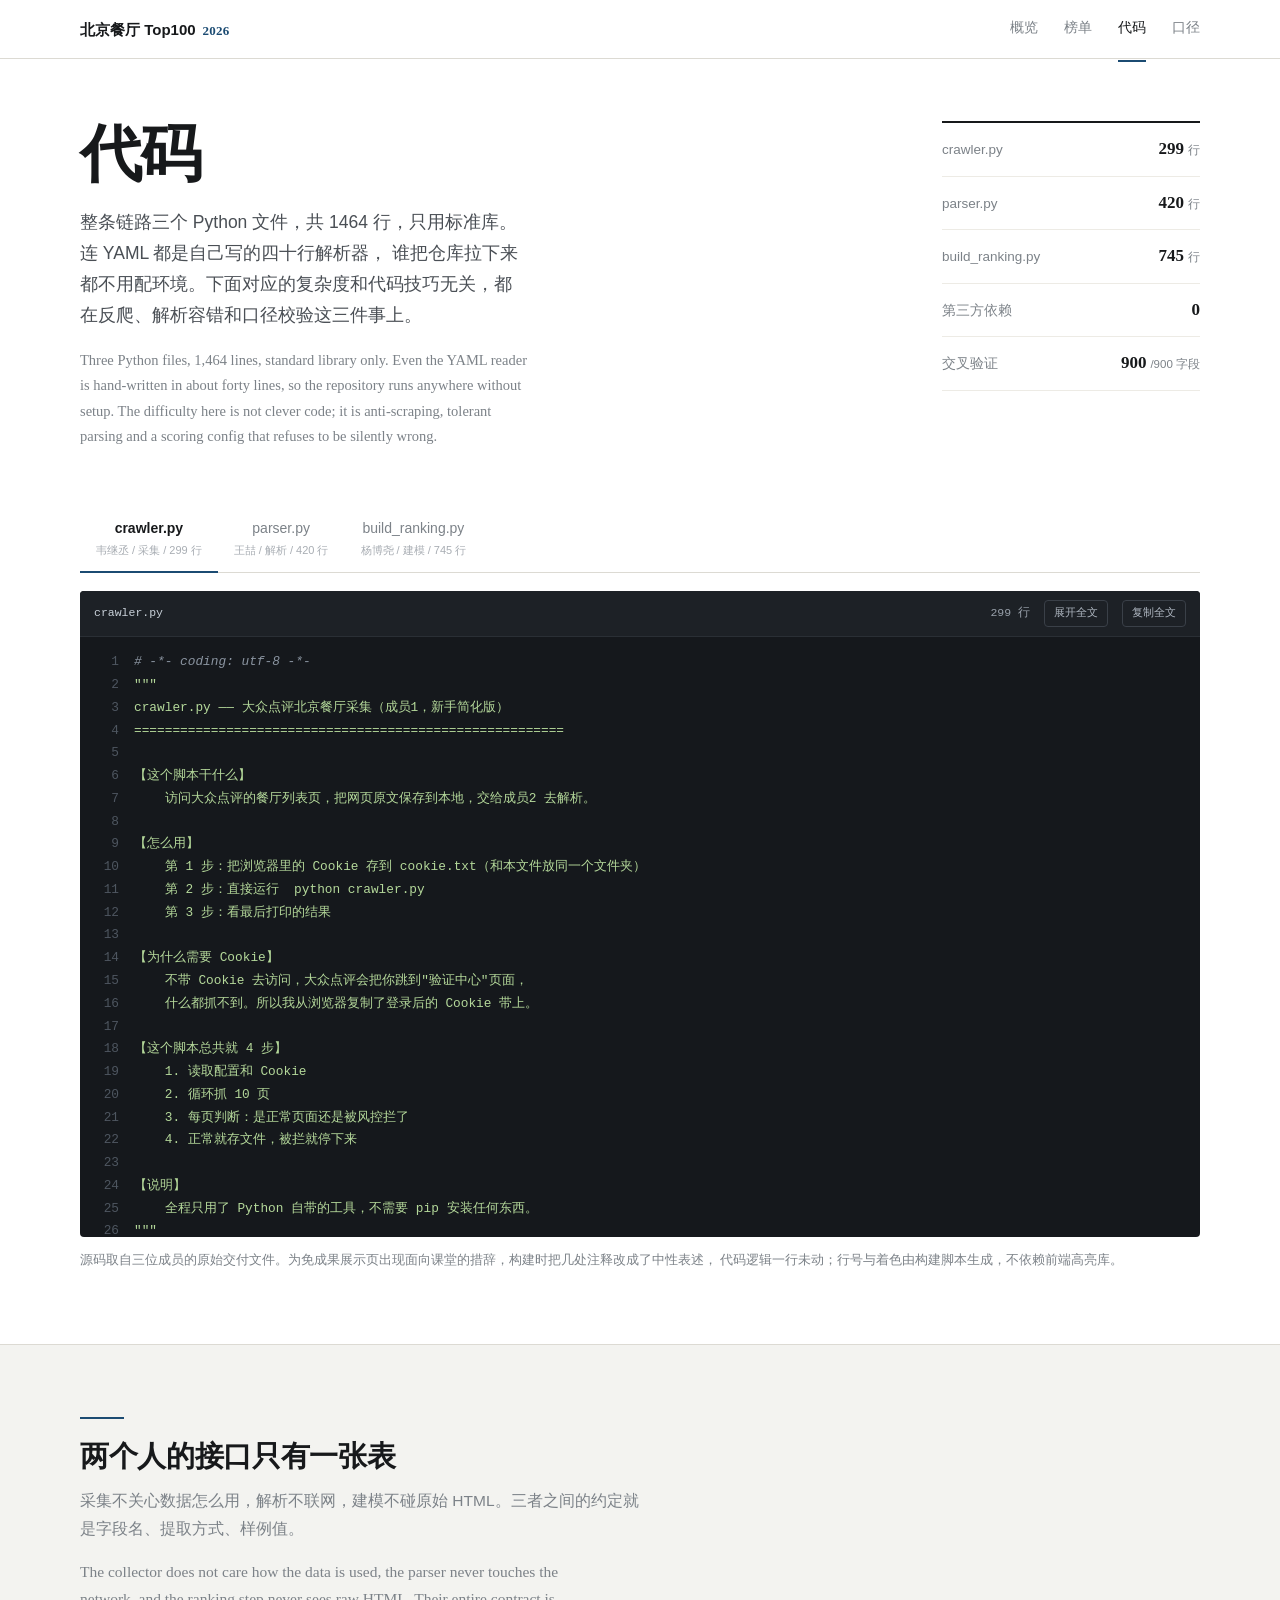
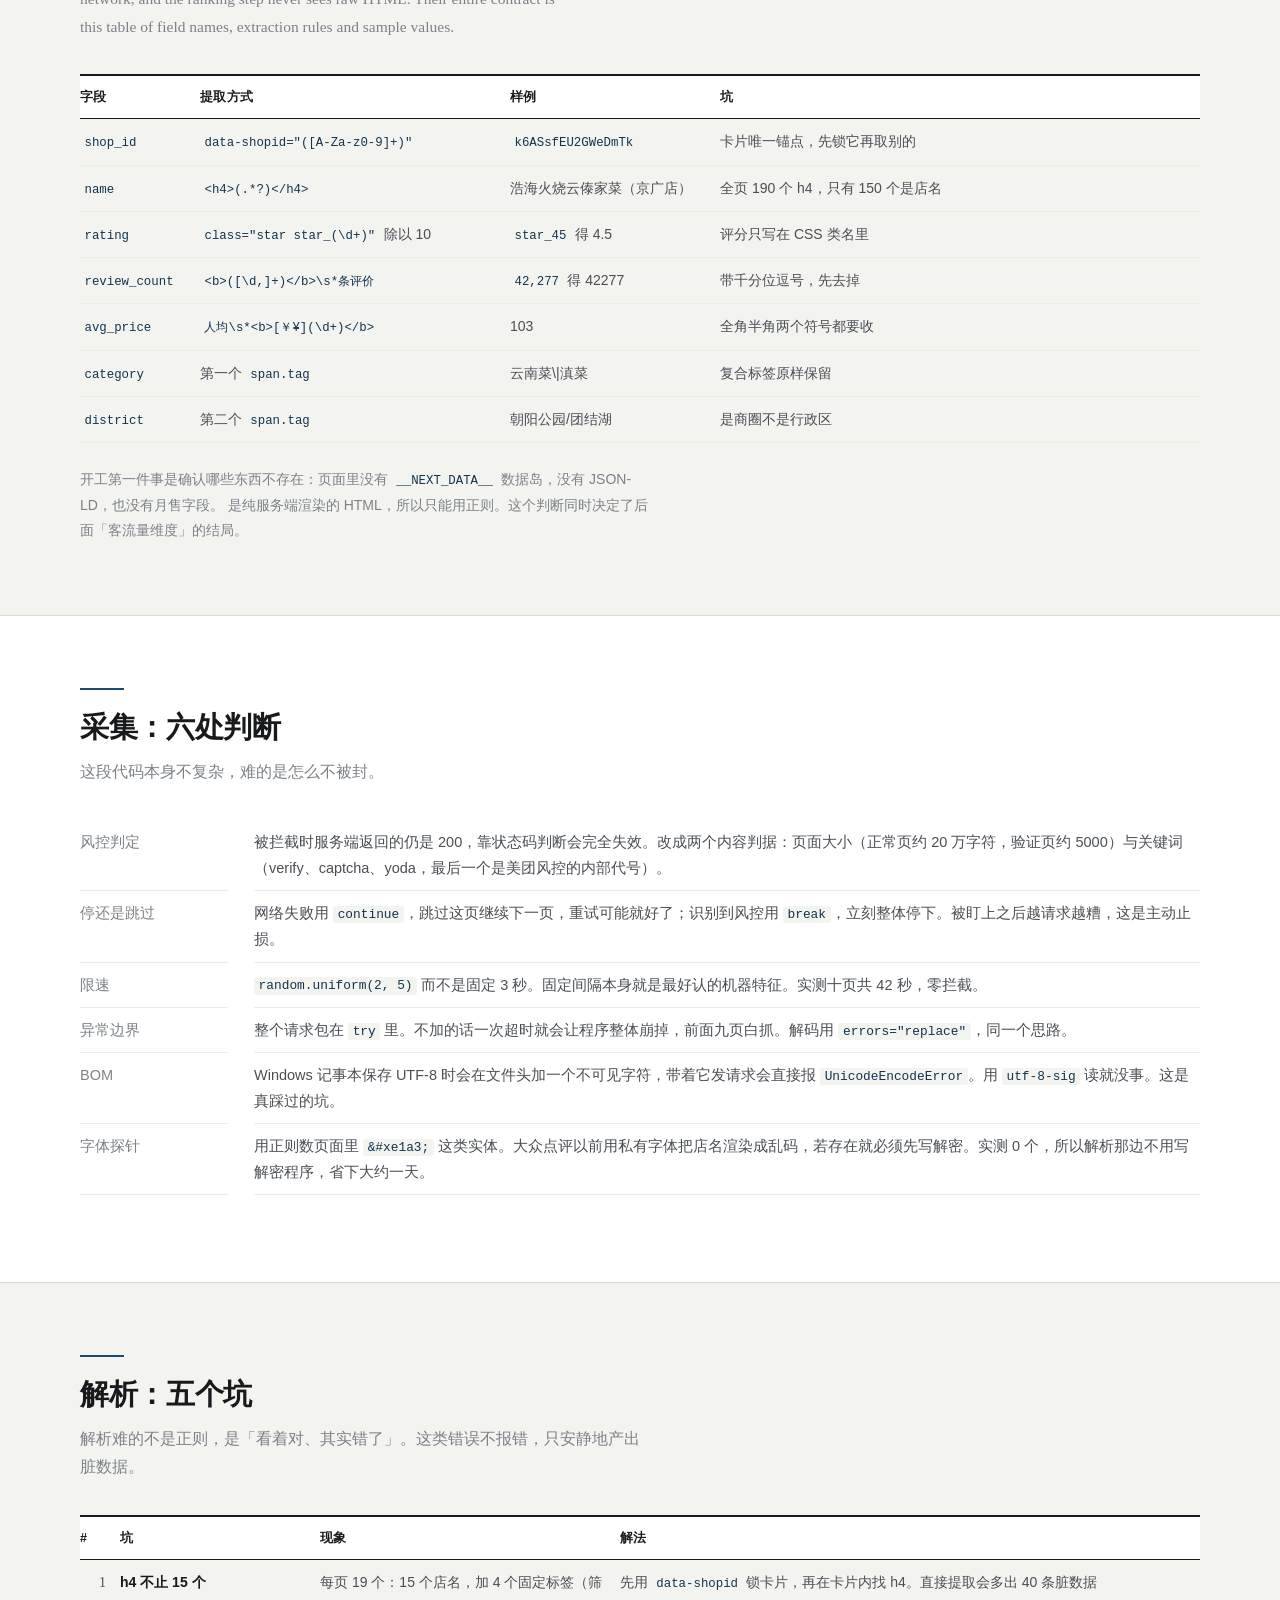
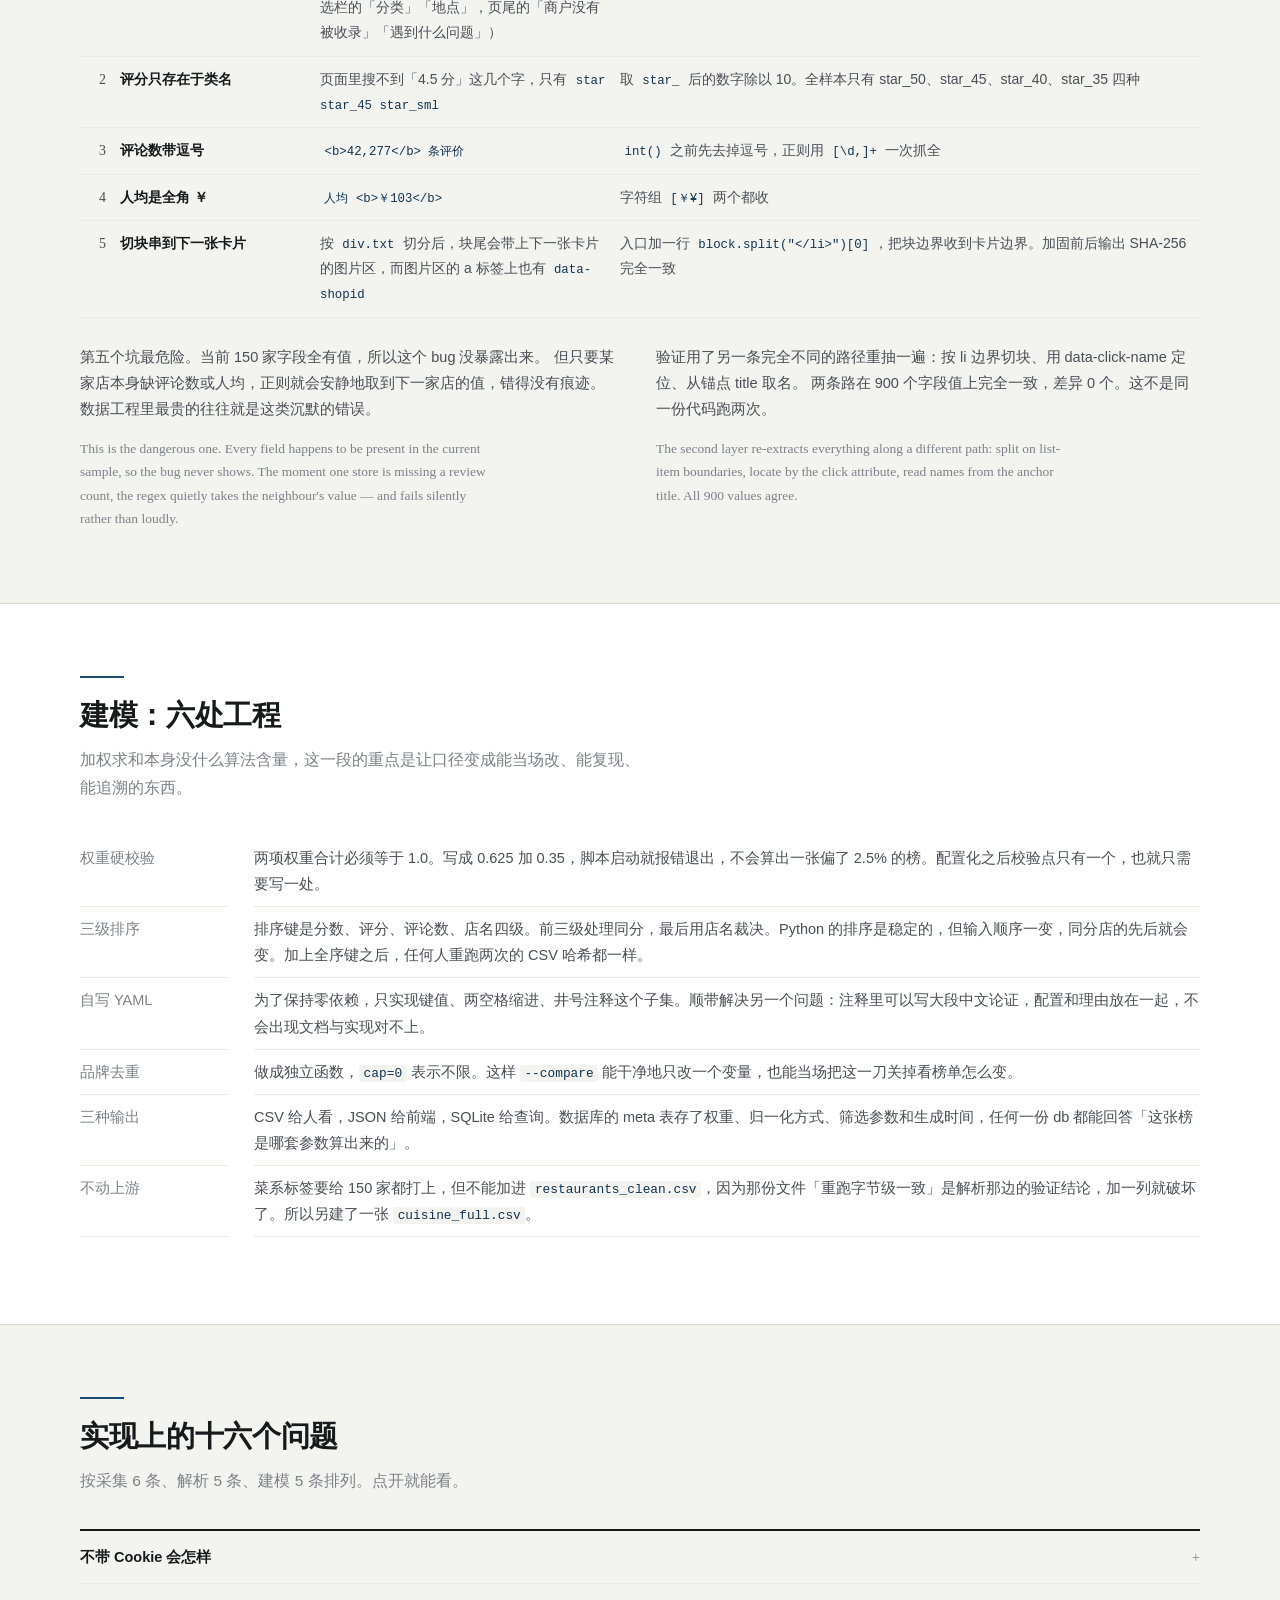
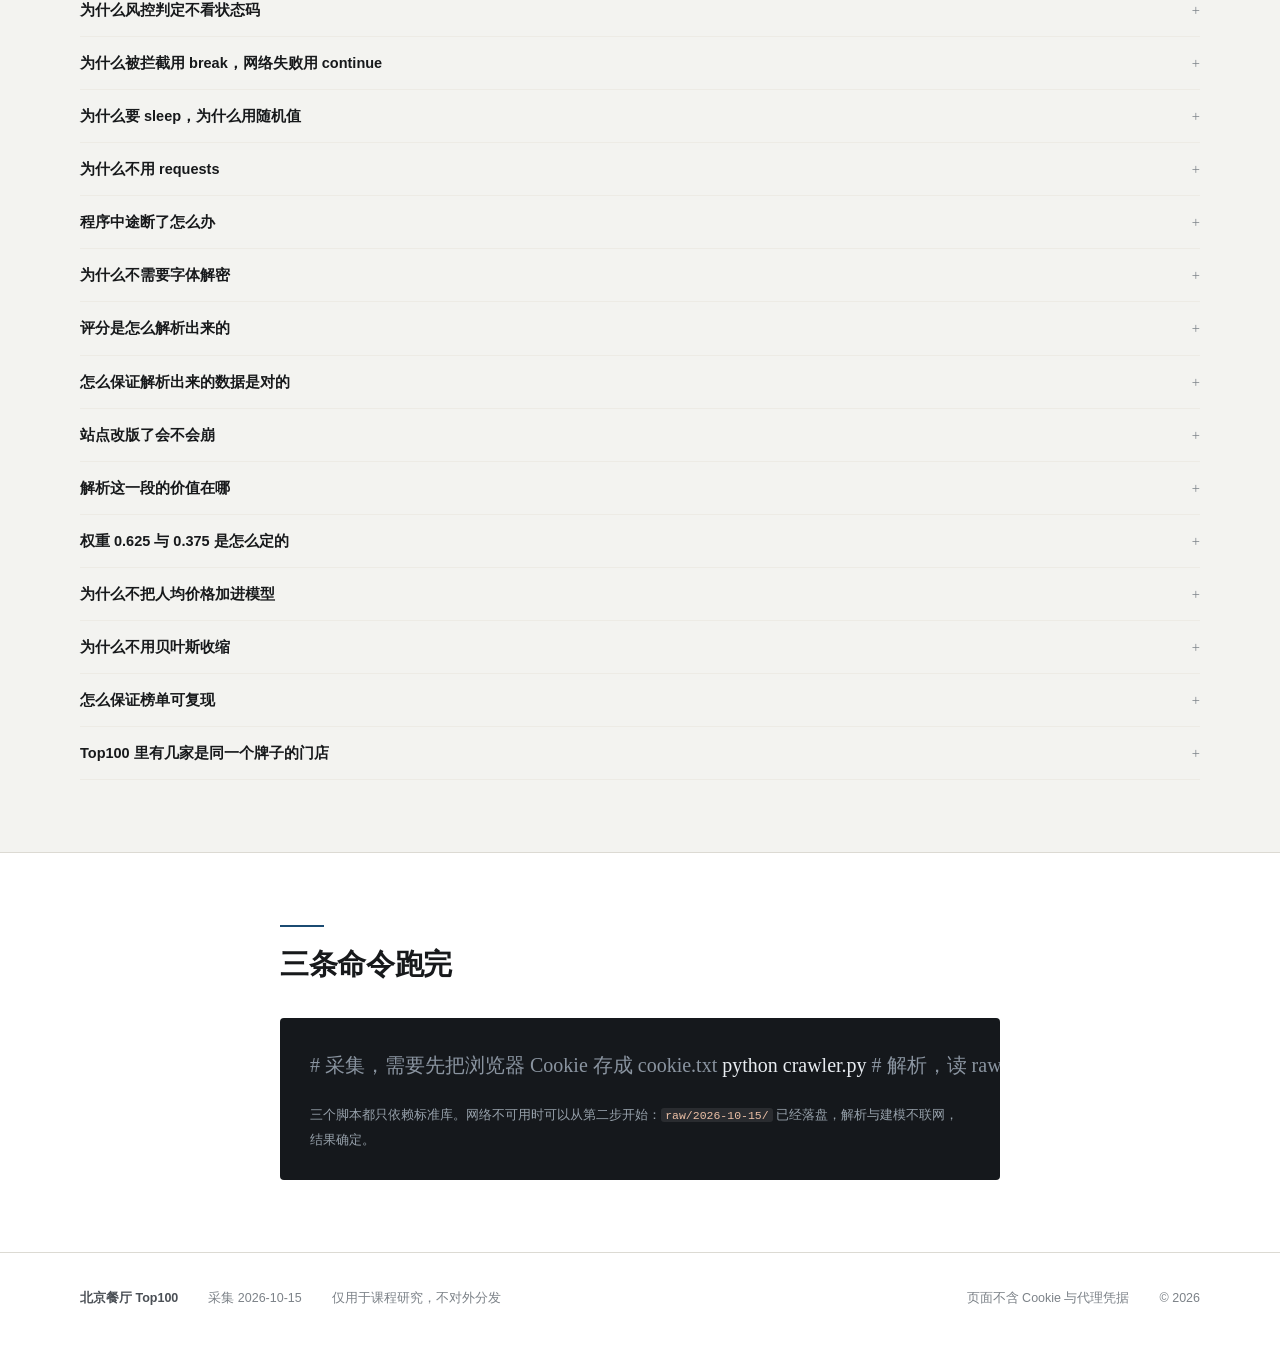
<file: code.html>
<!DOCTYPE html>
<html lang="zh-CN">
<head>
<meta charset="utf-8">
<meta name="viewport" content="width=device-width, initial-scale=1">
<title>代码 · 北京餐厅 Top100</title>
<meta name="description" content="采集、解析、建模三个脚本的完整源码与实现取舍。">
<link rel="stylesheet" href="assets/base.css?v=7">
<link rel="icon" href="data:image/svg+xml,<svg xmlns='http://www.w3.org/2000/svg' viewBox='0 0 32 32'><rect width='32' height='32' fill='%231B4B72'/><text x='16' y='23' font-size='17' font-family='Georgia,serif' font-weight='700' fill='white' text-anchor='middle'>京</text></svg>">
</head>
<body data-page="code" data-code-default="crawler">

<header class="top">
  <div class="wrap top-in">
    <a class="mark" href="index.html">北京餐厅 Top100<i>2026</i></a>
    <nav class="nav">
      <a href="index.html">概览</a>
      <a href="results.html">榜单</a>
      <a href="code.html" aria-current="page">代码</a>
      <a href="method.html">口径</a>
    </nav>
  </div>
</header>

<main>

<div class="head">
  <div class="wrap head-grid">
    <div>
      <h1>代码</h1>
      <p class="lede">
        整条链路三个 Python 文件，共 1464 行，只用标准库。连 YAML 都是自己写的四十行解析器，
        谁把仓库拉下来都不用配环境。下面对应的复杂度和代码技巧无关，都在反爬、解析容错和口径校验这三件事上。
      </p>
      <p class="en">
        Three Python files, 1,464 lines, standard library only. Even the YAML reader is
        hand-written in about forty lines, so the repository runs anywhere without setup.
        The difficulty here is not clever code; it is anti-scraping, tolerant parsing and
        a scoring config that refuses to be silently wrong.
      </p>
    </div>
    <div class="sheet">
      <div><span>crawler.py</span><b>299<small>行</small></b></div>
      <div><span>parser.py</span><b>420<small>行</small></b></div>
      <div><span>build_ranking.py</span><b>745<small>行</small></b></div>
      <div><span>第三方依赖</span><b>0</b></div>
      <div><span>交叉验证</span><b>900<small>/900 字段</small></b></div>
    </div>
  </div>
</div>

<section class="section" style="border-top:0;padding-top:0">
  <div class="wrap">
    <div class="tabs">
      <button data-code="crawler" aria-selected="true">crawler.py<small>韦继丞 / 采集 / 299 行</small></button>
      <button data-code="parser" aria-selected="false">parser.py<small>王喆 / 解析 / 420 行</small></button>
      <button data-code="ranking" aria-selected="false">build_ranking.py<small>杨博尧 / 建模 / 745 行</small></button>
    </div>

    <div class="codebox">
      <div class="codebar">
        <span class="path" id="codePath">crawler.py</span>
        <span class="tail" id="codeMeta">299 行</span>
        <button id="codeExpand">展开全文</button>
        <button id="codeCopy" data-for="crawler">复制全文</button>
      </div>
      <pre class="code" id="codeHost"></pre>
    </div>

    <p style="margin-top:12px;font-size:12.5px;color:var(--ink-3)">
      源码取自三位成员的原始交付文件。为免成果展示页出现面向课堂的措辞，构建时把几处注释改成了中性表述，
      代码逻辑一行未动；行号与着色由构建脚本生成，不依赖前端高亮库。
    </p>
  </div>
</section>

<section class="section band">
  <div class="wrap">
    <div class="h2blk">
      <div class="rule"></div>
      <h2>两个人的接口只有一张表</h2>
      <p>采集不关心数据怎么用，解析不联网，建模不碰原始 HTML。三者之间的约定就是字段名、提取方式、样例值。</p>
      <p class="en">The collector does not care how the data is used, the parser never touches the
        network, and the ranking step never sees raw HTML. Their entire contract is this table of
        field names, extraction rules and sample values.</p>
    </div>

    <div class="tbox">
      <table class="tb">
        <thead>
          <tr>
            <th style="width:120px">字段</th>
            <th style="width:310px">提取方式</th>
            <th style="width:210px">样例</th>
            <th>坑</th>
          </tr>
        </thead>
        <tbody>
          <tr><td><code>shop_id</code></td><td><code>data-shopid="([A-Za-z0-9]+)"</code></td><td><code>k6ASsfEU2GWeDmTk</code></td><td>卡片唯一锚点，先锁它再取别的</td></tr>
          <tr><td><code>name</code></td><td><code>&lt;h4&gt;(.*?)&lt;/h4&gt;</code></td><td>浩海火烧云傣家菜（京广店）</td><td>全页 190 个 h4，只有 150 个是店名</td></tr>
          <tr><td><code>rating</code></td><td><code>class="star star_(\d+)"</code> 除以 10</td><td><code>star_45</code> 得 4.5</td><td>评分只写在 CSS 类名里</td></tr>
          <tr><td><code>review_count</code></td><td><code>&lt;b&gt;([\d,]+)&lt;/b&gt;\s*条评价</code></td><td><code>42,277</code> 得 42277</td><td>带千分位逗号，先去掉</td></tr>
          <tr><td><code>avg_price</code></td><td><code>人均\s*&lt;b&gt;[￥¥](\d+)&lt;/b&gt;</code></td><td>103</td><td>全角半角两个符号都要收</td></tr>
          <tr><td><code>category</code></td><td>第一个 <code>span.tag</code></td><td>云南菜\|滇菜</td><td>复合标签原样保留</td></tr>
          <tr><td><code>district</code></td><td>第二个 <code>span.tag</code></td><td>朝阳公园/团结湖</td><td>是商圈不是行政区</td></tr>
        </tbody>
      </table>
    </div>

    <p style="margin-top:24px;font-size:14px;color:var(--ink-3);max-width:74ch">
      开工第一件事是确认哪些东西不存在：页面里没有 <code>__NEXT_DATA__</code> 数据岛，没有 JSON-LD，也没有月售字段。
      是纯服务端渲染的 HTML，所以只能用正则。这个判断同时决定了后面「客流量维度」的结局。
    </p>
  </div>
</section>

<section class="section">
  <div class="wrap">
    <div class="h2blk">
      <div class="rule"></div>
      <h2>采集：六处判断</h2>
      <p>这段代码本身不复杂，难的是怎么不被封。</p>
    </div>

    <dl class="kv">
      <dt>风控判定</dt>
      <dd>被拦截时服务端返回的仍是 200，靠状态码判断会完全失效。改成两个内容判据：页面大小（正常页约 20 万字符，验证页约 5000）与关键词（verify、captcha、yoda，最后一个是美团风控的内部代号）。</dd>

      <dt>停还是跳过</dt>
      <dd>网络失败用 <code>continue</code>，跳过这页继续下一页，重试可能就好了；识别到风控用 <code>break</code>，立刻整体停下。被盯上之后越请求越糟，这是主动止损。</dd>

      <dt>限速</dt>
      <dd><code>random.uniform(2, 5)</code> 而不是固定 3 秒。固定间隔本身就是最好认的机器特征。实测十页共 42 秒，零拦截。</dd>

      <dt>异常边界</dt>
      <dd>整个请求包在 <code>try</code> 里。不加的话一次超时就会让程序整体崩掉，前面九页白抓。解码用 <code>errors="replace"</code>，同一个思路。</dd>

      <dt>BOM</dt>
      <dd>Windows 记事本保存 UTF-8 时会在文件头加一个不可见字符，带着它发请求会直接报 <code>UnicodeEncodeError</code>。用 <code>utf-8-sig</code> 读就没事。这是真踩过的坑。</dd>

      <dt>字体探针</dt>
      <dd>用正则数页面里 <code>&amp;#xe1a3;</code> 这类实体。大众点评以前用私有字体把店名渲染成乱码，若存在就必须先写解密。实测 0 个，所以解析那边不用写解密程序，省下大约一天。</dd>
    </dl>
  </div>
</section>

<section class="section band">
  <div class="wrap">
    <div class="h2blk">
      <div class="rule"></div>
      <h2>解析：五个坑</h2>
      <p>解析难的不是正则，是「看着对、其实错了」。这类错误不报错，只安静地产出脏数据。</p>
    </div>

    <div class="tbox">
      <table class="tb">
        <thead>
          <tr><th style="width:40px">#</th><th style="width:200px">坑</th><th style="width:300px">现象</th><th>解法</th></tr>
        </thead>
        <tbody>
          <tr>
            <td class="n">1</td><td class="name">h4 不止 15 个</td>
            <td>每页 19 个：15 个店名，加 4 个固定标签（筛选栏的「分类」「地点」，页尾的「商户没有被收录」「遇到什么问题」）</td>
            <td>先用 <code>data-shopid</code> 锁卡片，再在卡片内找 h4。直接提取会多出 40 条脏数据</td>
          </tr>
          <tr>
            <td class="n">2</td><td class="name">评分只存在于类名</td>
            <td>页面里搜不到「4.5 分」这几个字，只有 <code>star star_45 star_sml</code></td>
            <td>取 <code>star_</code> 后的数字除以 10。全样本只有 star_50、star_45、star_40、star_35 四种</td>
          </tr>
          <tr>
            <td class="n">3</td><td class="name">评论数带逗号</td>
            <td><code>&lt;b&gt;42,277&lt;/b&gt; 条评价</code></td>
            <td><code>int()</code> 之前先去掉逗号，正则用 <code>[\d,]+</code> 一次抓全</td>
          </tr>
          <tr>
            <td class="n">4</td><td class="name">人均是全角 ￥</td>
            <td><code>人均 &lt;b&gt;￥103&lt;/b&gt;</code></td>
            <td>字符组 <code>[￥¥]</code> 两个都收</td>
          </tr>
          <tr>
            <td class="n">5</td><td class="name">切块串到下一张卡片</td>
            <td>按 <code>div.txt</code> 切分后，块尾会带上下一张卡片的图片区，而图片区的 a 标签上也有 <code>data-shopid</code></td>
            <td>入口加一行 <code>block.split("&lt;/li&gt;")[0]</code>，把块边界收到卡片边界。加固前后输出 SHA-256 完全一致</td>
          </tr>
        </tbody>
      </table>
    </div>

    <div style="display:grid;grid-template-columns:1fr 1fr;gap:32px;margin-top:26px">
      <div>
        <p style="font-size:14.5px">
          第五个坑最危险。当前 150 家字段全有值，所以这个 bug 没暴露出来。
          但只要某家店本身缺评论数或人均，正则就会安静地取到下一家店的值，错得没有痕迹。
          数据工程里最贵的往往就是这类沉默的错误。
        </p>
        <p class="en sub">
          This is the dangerous one. Every field happens to be present in the current sample, so the
          bug never shows. The moment one store is missing a review count, the regex quietly takes
          the neighbour's value — and fails silently rather than loudly.
        </p>
      </div>
      <div>
        <p style="font-size:14.5px">
          验证用了另一条完全不同的路径重抽一遍：按 li 边界切块、用 data-click-name 定位、从锚点 title 取名。
          两条路在 900 个字段值上完全一致，差异 0 个。这不是同一份代码跑两次。
        </p>
        <p class="en sub">
          The second layer re-extracts everything along a different path: split on list-item
          boundaries, locate by the click attribute, read names from the anchor title. All 900
          values agree.
        </p>
      </div>
    </div>
  </div>
</section>

<section class="section">
  <div class="wrap">
    <div class="h2blk">
      <div class="rule"></div>
      <h2>建模：六处工程</h2>
      <p>加权求和本身没什么算法含量，这一段的重点是让口径变成能当场改、能复现、能追溯的东西。</p>
    </div>

    <dl class="kv">
      <dt>权重硬校验</dt>
      <dd>两项权重合计必须等于 1.0。写成 0.625 加 0.35，脚本启动就报错退出，不会算出一张偏了 2.5% 的榜。配置化之后校验点只有一个，也就只需要写一处。</dd>

      <dt>三级排序</dt>
      <dd>排序键是分数、评分、评论数、店名四级。前三级处理同分，最后用店名裁决。Python 的排序是稳定的，但输入顺序一变，同分店的先后就会变。加上全序键之后，任何人重跑两次的 CSV 哈希都一样。</dd>

      <dt>自写 YAML</dt>
      <dd>为了保持零依赖，只实现键值、两空格缩进、井号注释这个子集。顺带解决另一个问题：注释里可以写大段中文论证，配置和理由放在一起，不会出现文档与实现对不上。</dd>

      <dt>品牌去重</dt>
      <dd>做成独立函数，<code>cap=0</code> 表示不限。这样 <code>--compare</code> 能干净地只改一个变量，也能当场把这一刀关掉看榜单怎么变。</dd>

      <dt>三种输出</dt>
      <dd>CSV 给人看，JSON 给前端，SQLite 给查询。数据库的 meta 表存了权重、归一化方式、筛选参数和生成时间，任何一份 db 都能回答「这张榜是哪套参数算出来的」。</dd>

      <dt>不动上游</dt>
      <dd>菜系标签要给 150 家都打上，但不能加进 <code>restaurants_clean.csv</code>，因为那份文件「重跑字节级一致」是解析那边的验证结论，加一列就破坏了。所以另建了一张 <code>cuisine_full.csv</code>。</dd>
    </dl>
  </div>
</section>

<section class="section band">
  <div class="wrap">
    <div class="h2blk">
      <div class="rule"></div>
      <h2>实现上的十六个问题</h2>
      <p>按采集 6 条、解析 5 条、建模 5 条排列。点开就能看。</p>
    </div>

    <div class="qa">
      <details>
        <summary>不带 Cookie 会怎样</summary>
        <div class="ans"><p>会被 302 跳到 <code>verify.meituan.com</code> 的验证中心，抓到的内容没法解析。带上登录态 Cookie 之后就返回约 20 万字符的正常列表页。所以采集必须带登录态，而 Cookie 会过期。</p></div>
      </details>
      <details>
        <summary>为什么风控判定不看状态码</summary>
        <div class="ans"><p>因为被拦截时返回的仍然是 200。状态码正常、内容却是验证页，这条路直接走不通。改用页面大小加关键词两个内容层判据。</p></div>
      </details>
      <details>
        <summary>为什么被拦截用 break，网络失败用 continue</summary>
        <div class="ans"><p>两类失败性质不同。网络失败是暂时的，跳过这页继续下一页是合理的；风控拦截意味着已经被盯上，继续请求只会加重，最后封 IP。</p></div>
      </details>
      <details>
        <summary>为什么要 sleep，为什么用随机值</summary>
        <div class="ans"><p>限速既是对服务器的基本礼貌，也是最省事的反爬对策。用随机值是因为固定间隔太规律，本身就是特征。实测十页 42 秒，零拦截。</p></div>
      </details>
      <details>
        <summary>为什么不用 requests</summary>
        <div class="ans"><p>为了让队友不用配环境就能跑。requests 要 pip 安装，urllib 自带。本项目只有 10 页、约 2 MB，标准库够用。这是主动取舍，不是能力限制。</p></div>
      </details>
      <details>
        <summary>程序中途断了怎么办</summary>
        <div class="ans"><p>已抓的页面都在盘上，重跑会新建日期文件夹，不覆盖旧的。脚本只读不写，重复运行没有副作用。</p></div>
      </details>

      <details>
        <summary>为什么不需要字体解密</summary>
        <div class="ans"><p>大众点评历史上把店名渲染成 <code>&amp;#xe1a3;</code> 这类实体，那样必须先建码位到字符的映射表。现在实测实体数为 0，店名是明文 h4，评分在类名里，评论数和人均是明文 b 标签。两个脚本各放了一个探针，结果一致，所以 font_decode.py 被废弃了。</p></div>
      </details>
      <details>
        <summary>评分是怎么解析出来的</summary>
        <div class="ans"><p>评分不在文本里，在 CSS 类名：<code>star_45</code> 表示 4.5 分。这是前端用背景图渲染星星的常见写法。取数字除以 10 就行。</p></div>
      </details>
      <details>
        <summary>怎么保证解析出来的数据是对的</summary>
        <div class="ans"><p>三层。第一层可复现：重跑生成的 CSV 与原文件逐字节一致。第二层独立实现交叉验证：换切块方式、定位锚点、取名来源重抽一遍，900 个字段值差异 0 个。第三层源头审计：页面数 10、卡片数 150、h4 总数 190、字体实体 0，全部与预期吻合。</p></div>
      </details>
      <details>
        <summary>站点改版了会不会崩</summary>
        <div class="ans"><p>有两层保护。所有正则集中在文件顶部的解析规则区，改版只改那一段；字段提取失败返回 None 而不抛异常，程序不崩，但质量报告里的完整率会立刻掉下来，能被看见。</p></div>
      </details>
      <details>
        <summary>解析这一段的价值在哪</summary>
        <div class="ans"><p>输出里带了一份数据体检报告：字段完整率、取值范围、评分分布、门槛检查。评分分布那一项直接改变了项目走向：150 家里 79 家满分，说明评分维度区分度极低，这才有了后面双维度权重的讨论。</p></div>
      </details>

      <details>
        <summary>权重 0.625 与 0.375 是怎么定的</summary>
        <div class="ans"><p>不是新拍的数。原方案是评分 0.50、评论 0.30、客流 0.20，客流维度删掉之后，剩下两项按原 5:3 比例放大到合计 1.0：0.50 除以 0.80 得 0.625，0.30 除以 0.80 得 0.375。选 0.5 比 0.5 也跑得通，但那样就失去了与原设计比例关系的可追溯性。</p></div>
      </details>
      <details>
        <summary>为什么不把人均价格加进模型</summary>
        <div class="ans"><p>评论数的对数与人均的相关系数是 -0.42，评论多的店普遍更便宜。加进去会和评论数互相打架，并且系统性惩罚高端店：贵店天然评论少，会被扣两次分。这是主动排除。</p></div>
      </details>
      <details>
        <summary>为什么不用贝叶斯收缩</summary>
        <div class="ans"><p>它能显著改善评论数少导致评分不稳的问题，但本数据集最低也有 1384 条评论，这个问题并不存在。而且它会把两个维度合并成一个数，「双维度权重」这一节就没了。为一个不存在的问题引入解释成本很高的方法，不划算。</p></div>
      </details>
      <details>
        <summary>怎么保证榜单可复现</summary>
        <div class="ans"><p>四级排序键保证同分店有确定先后，不依赖文件遍历顺序；连跑两次 top100.csv 的 SHA 相同。本站的构建脚本还用等价实现重算了一遍，名次 100/100 一致，final_score 最大误差 5×10⁻⁷。</p></div>
      </details>
      <details>
        <summary>Top100 里有几家是同一个牌子的门店</summary>
        <div class="ans"><p>零家。品牌限额是每家 1 席，100 个榜位对应 100 个品牌。不加限额的话 100 个榜位只有 85 个品牌，四季民福一家占 6 席。这是明确的干预，代价写在口径页的局限里。</p></div>
      </details>
    </div>
  </div>
</section>

<section class="section">
  <div class="wrap narrow">
    <div class="h2blk">
      <div class="rule"></div>
      <h2>三条命令跑完</h2>
    </div>
    <div class="formula">
      <div class="eq">
<span style="color:#8A94A0"># 采集，需要先把浏览器 Cookie 存成 cookie.txt</span>
python crawler.py

<span style="color:#8A94A0"># 解析，读 raw/，写 data/restaurants_clean.csv</span>
python parser.py

<span style="color:#8A94A0"># 建模，写 top100.csv 与 JSON、SQLite</span>
python build_ranking.py
      </div>
      <div class="hint">三个脚本都只依赖标准库。网络不可用时可以从第二步开始：<code>raw/2026-10-15/</code> 已经落盘，解析与建模不联网，结果确定。</div>
    </div>
  </div>
</section>

</main>

<footer class="foot">
  <div class="wrap foot-in">
    <span><b>北京餐厅 Top100</b></span>
    <span>采集 2026-10-15</span>
    <span>仅用于课程研究，不对外分发</span>
    <span class="sp"></span>
    <span>页面不含 Cookie 与代理凭据</span>
    <span>© <span id="year">2026</span></span>
  </div>
</footer>

<script src="assets/data.js?v=7"></script>
<script src="assets/code.js?v=7"></script>
<script src="assets/app.js?v=7"></script>
</body>
</html>
</file>
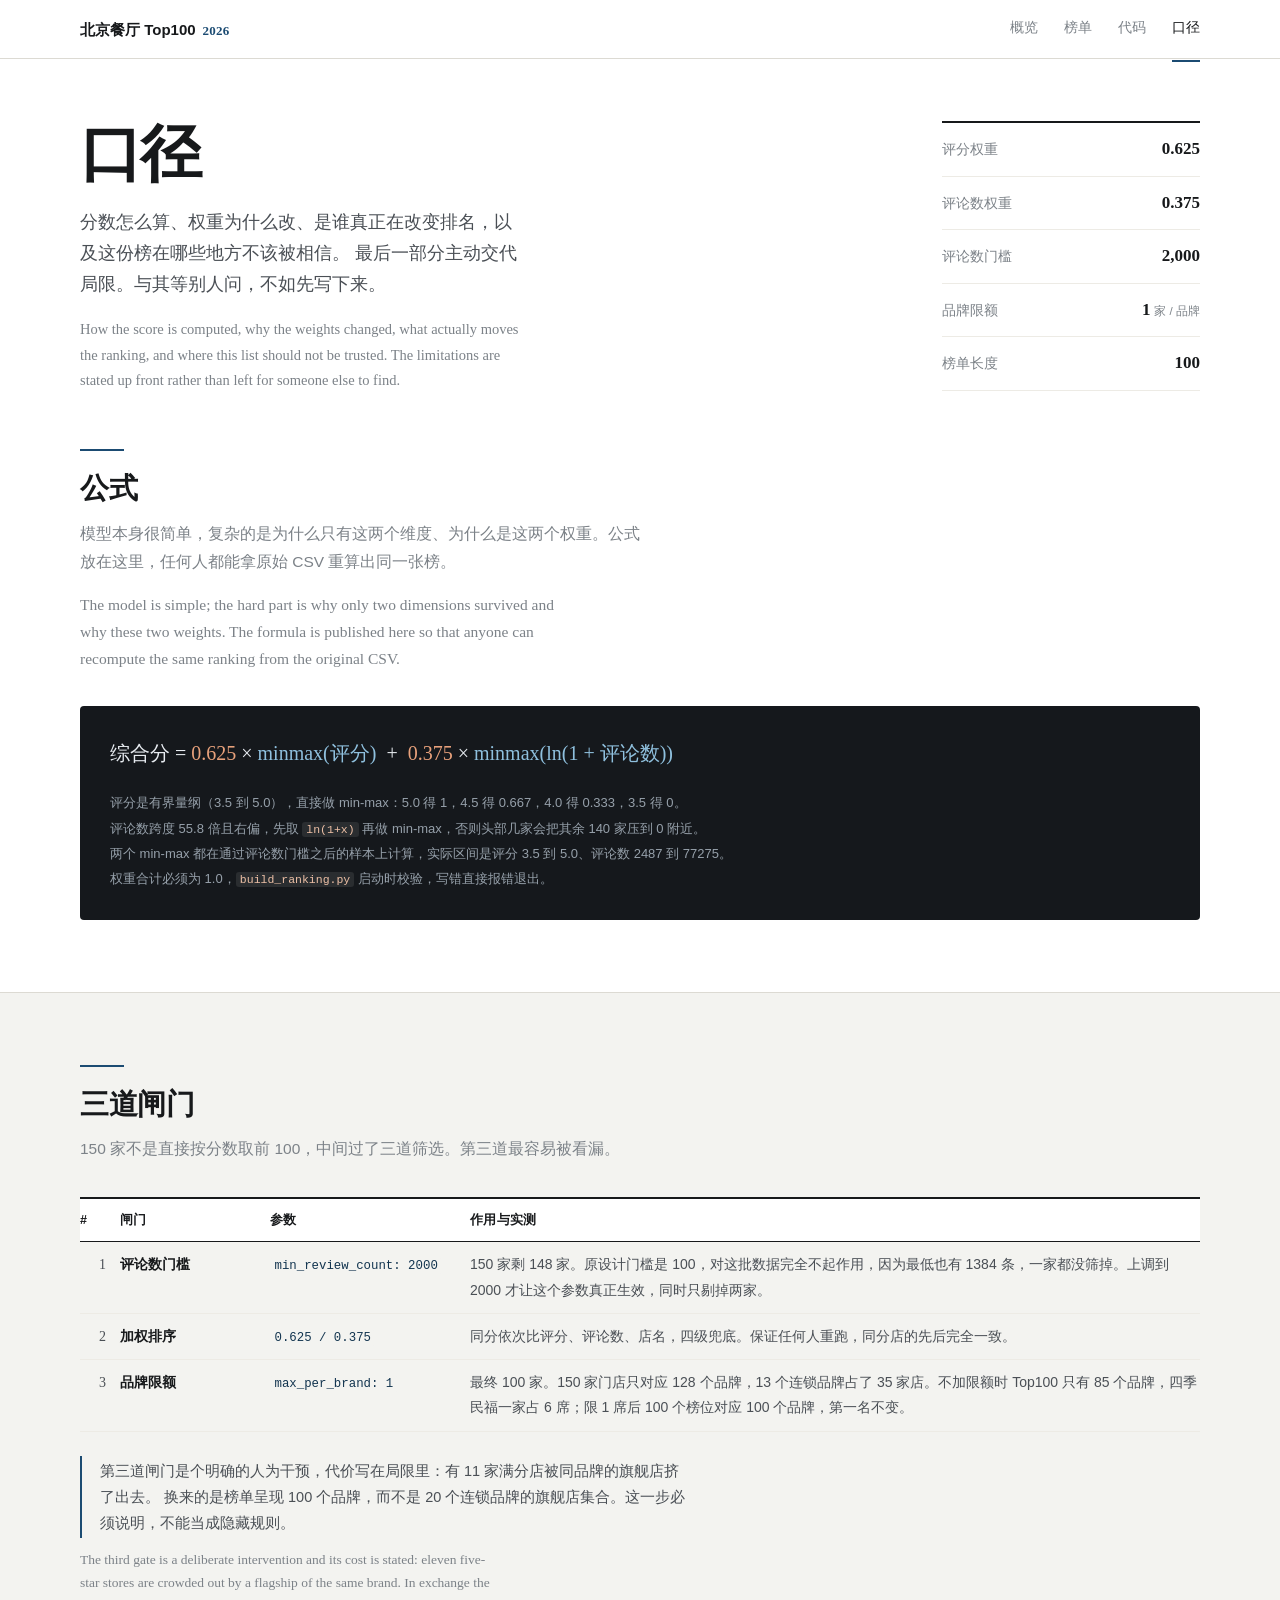
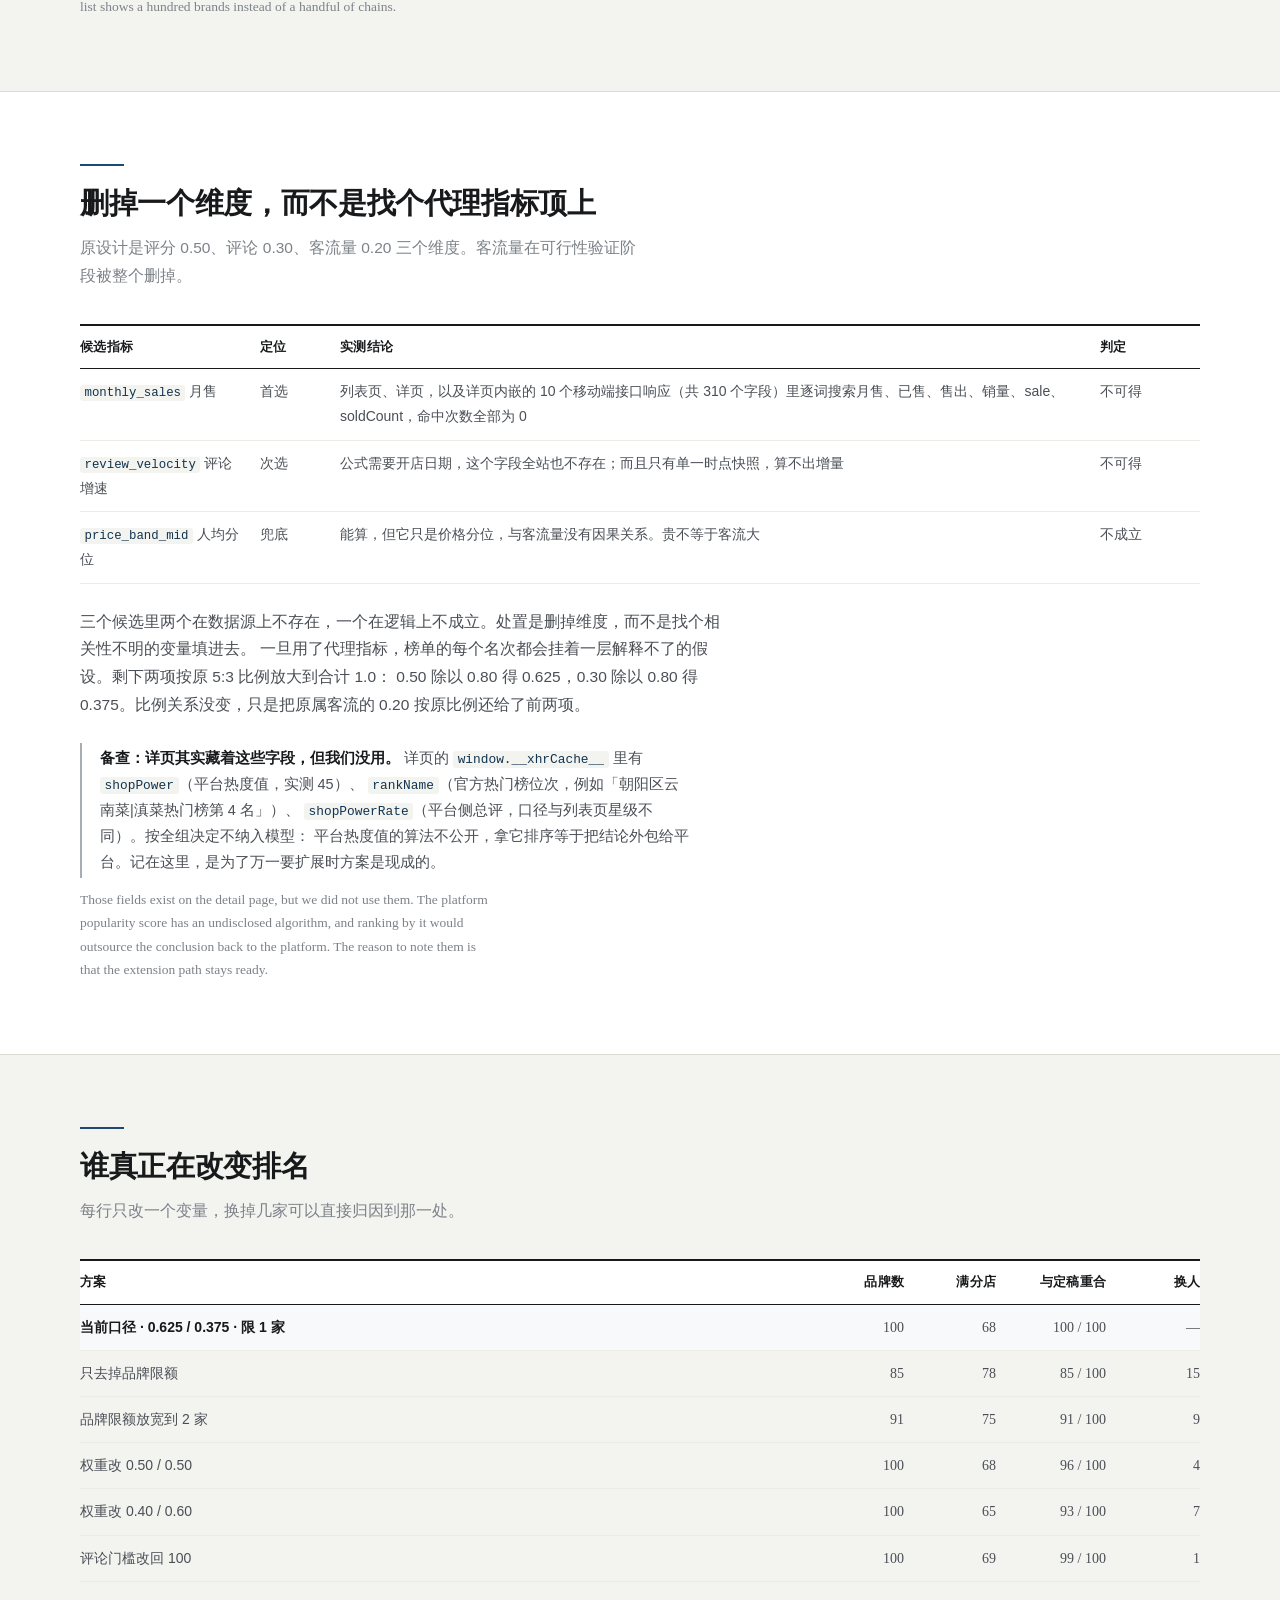
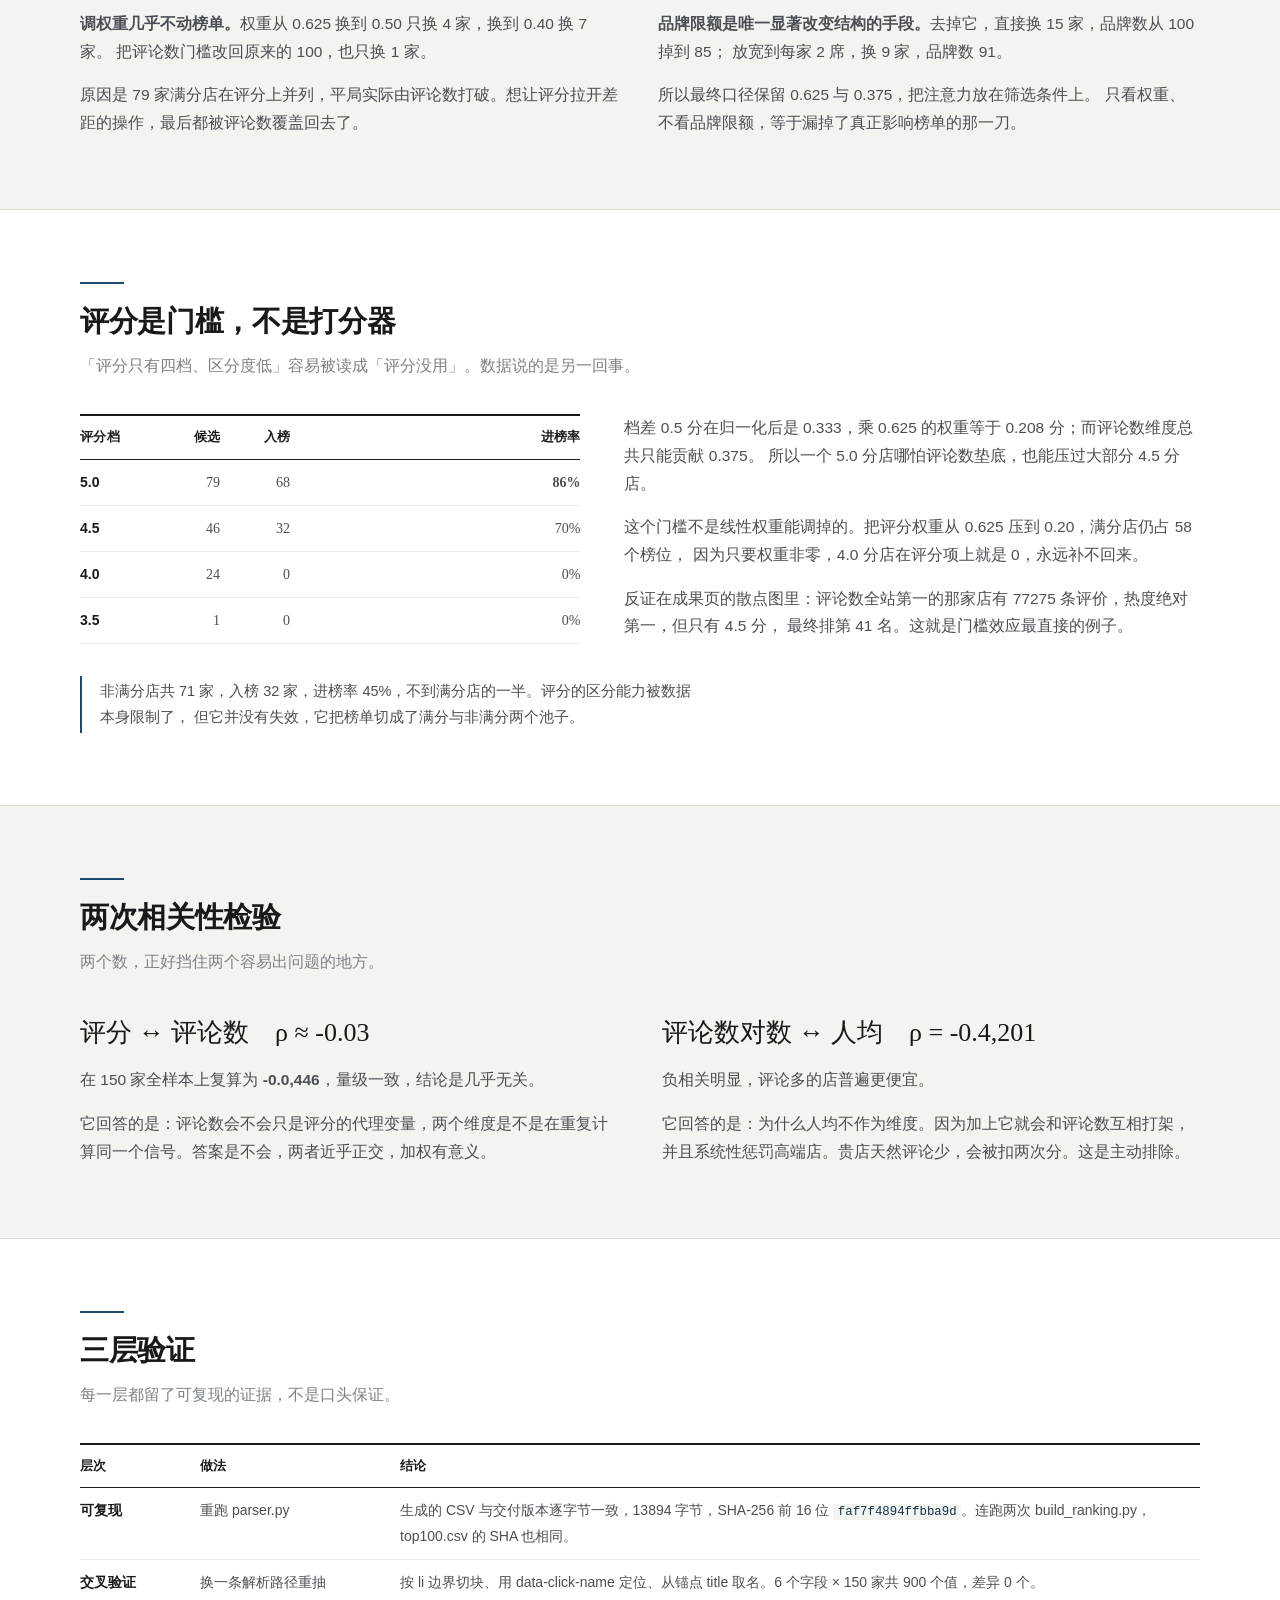
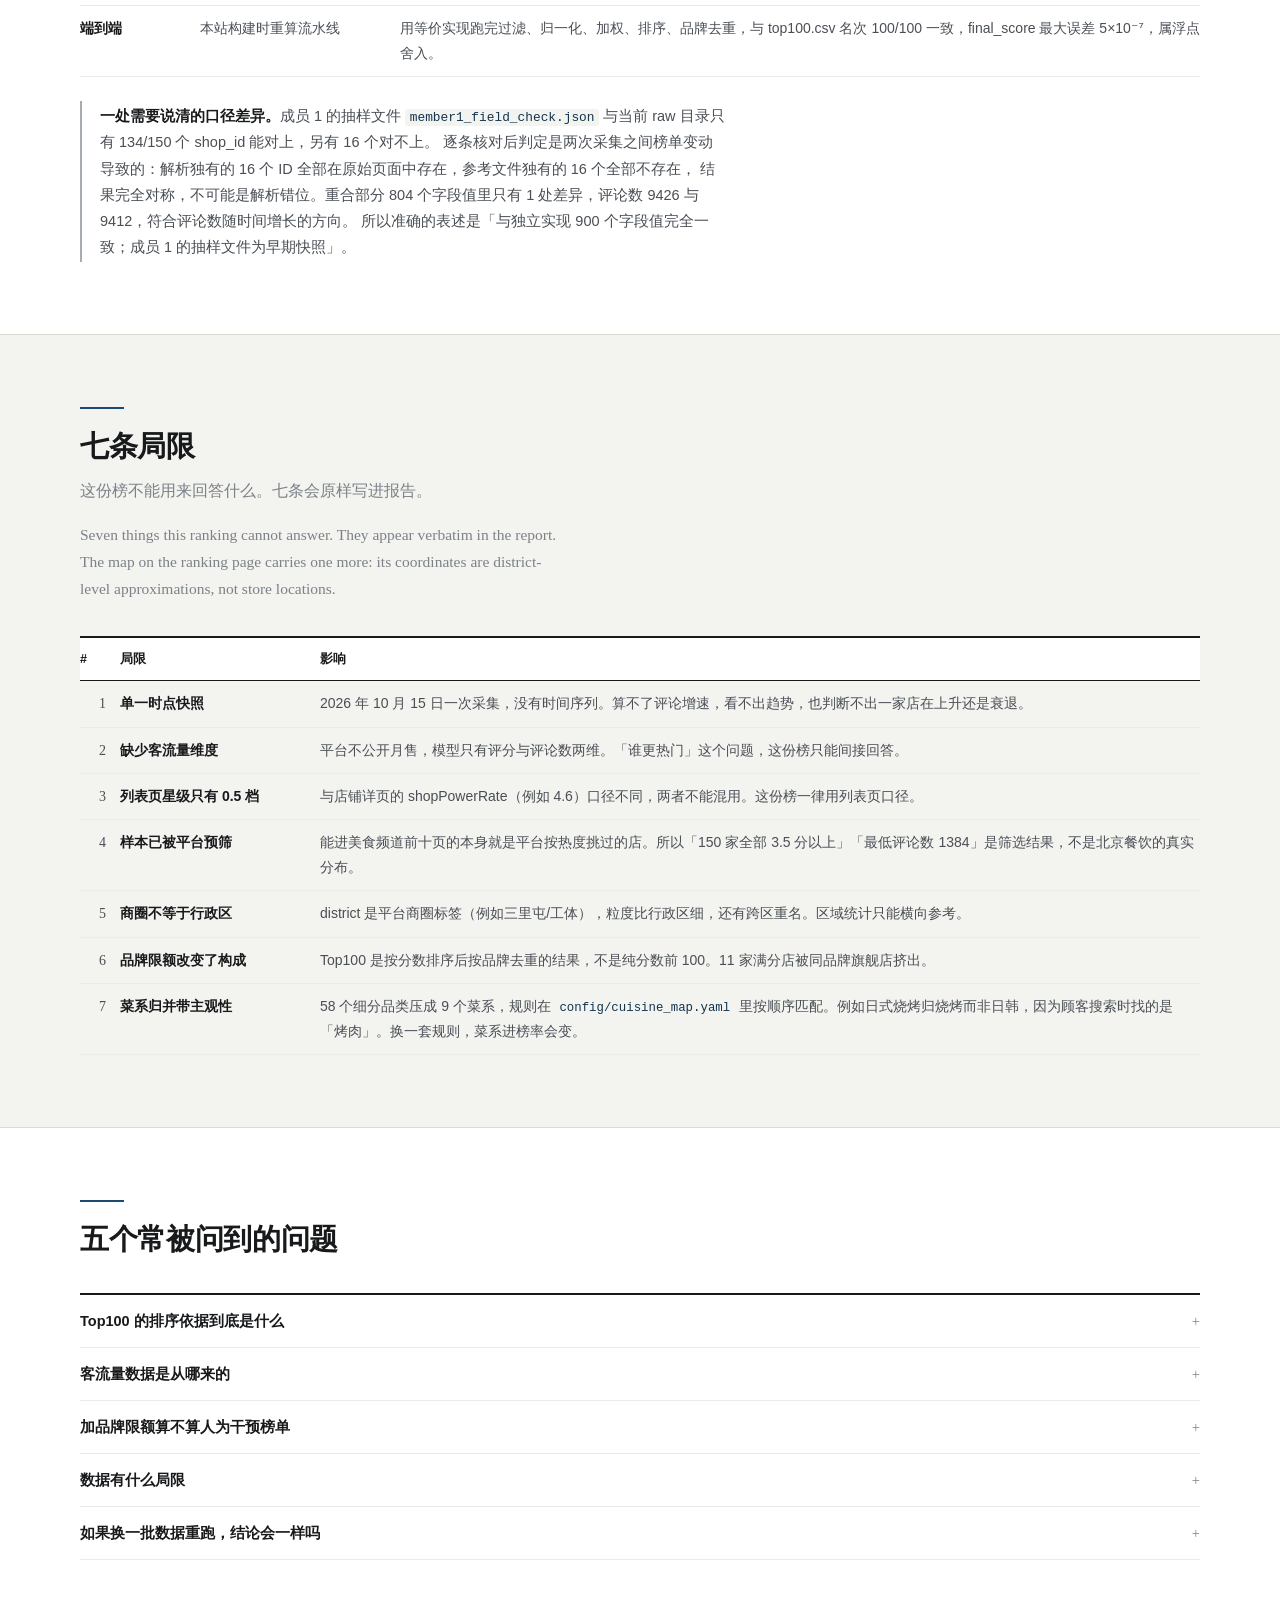
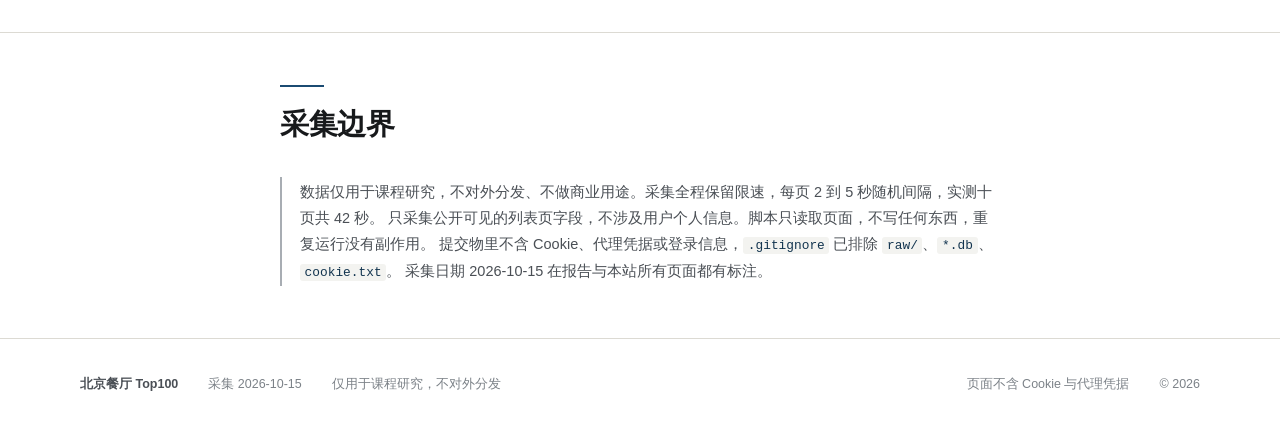
<file: method.html>
<!DOCTYPE html>
<html lang="zh-CN">
<head>
<meta charset="utf-8">
<meta name="viewport" content="width=device-width, initial-scale=1">
<title>口径 · 北京餐厅 Top100</title>
<meta name="description" content="评分模型、三道筛选闸门、权重变更的论证，以及这份榜单的七条局限。">
<link rel="stylesheet" href="assets/base.css?v=7">
<link rel="icon" href="data:image/svg+xml,<svg xmlns='http://www.w3.org/2000/svg' viewBox='0 0 32 32'><rect width='32' height='32' fill='%231B4B72'/><text x='16' y='23' font-size='17' font-family='Georgia,serif' font-weight='700' fill='white' text-anchor='middle'>京</text></svg>">
</head>
<body data-page="method">

<header class="top">
  <div class="wrap top-in">
    <a class="mark" href="index.html">北京餐厅 Top100<i>2026</i></a>
    <nav class="nav">
      <a href="index.html">概览</a>
      <a href="results.html">榜单</a>
      <a href="code.html">代码</a>
      <a href="method.html" aria-current="page">口径</a>
    </nav>
  </div>
</header>

<main>

<div class="head">
  <div class="wrap head-grid">
    <div>
      <h1>口径</h1>
      <p class="lede">
        分数怎么算、权重为什么改、是谁真正在改变排名，以及这份榜在哪些地方不该被相信。
        最后一部分主动交代局限。与其等别人问，不如先写下来。
      </p>
      <p class="en">
        How the score is computed, why the weights changed, what actually moves the ranking,
        and where this list should not be trusted. The limitations are stated up front rather
        than left for someone else to find.
      </p>
    </div>
    <div class="sheet">
      <div><span>评分权重</span><b>0.625</b></div>
      <div><span>评论数权重</span><b>0.375</b></div>
      <div><span>评论数门槛</span><b>2,000</b></div>
      <div><span>品牌限额</span><b>1<small>家 / 品牌</small></b></div>
      <div><span>榜单长度</span><b>100</b></div>
    </div>
  </div>
</div>

<section class="section" style="border-top:0;padding-top:0">
  <div class="wrap">
    <div class="h2blk">
      <div class="rule"></div>
      <h2>公式</h2>
      <p>模型本身很简单，复杂的是为什么只有这两个维度、为什么是这两个权重。公式放在这里，任何人都能拿原始 CSV 重算出同一张榜。</p>
      <p class="en">The model is simple; the hard part is why only two dimensions survived and why
        these two weights. The formula is published here so that anyone can recompute the same
        ranking from the original CSV.</p>
    </div>

    <div class="formula">
      <div class="eq">
综合分 = <span class="w">0.625</span> × <span class="f">minmax(评分)</span> &nbsp;+&nbsp; <span class="w">0.375</span> × <span class="f">minmax(ln(1 + 评论数))</span>
      </div>
      <div class="hint">
        评分是有界量纲（3.5 到 5.0），直接做 min-max：5.0 得 1，4.5 得 0.667，4.0 得 0.333，3.5 得 0。<br>
        评论数跨度 55.8 倍且右偏，先取 <code>ln(1+x)</code> 再做 min-max，否则头部几家会把其余 140 家压到 0 附近。<br>
        两个 min-max 都在通过评论数门槛之后的样本上计算，实际区间是评分 3.5 到 5.0、评论数 2487 到 77275。<br>
        权重合计必须为 1.0，<code>build_ranking.py</code> 启动时校验，写错直接报错退出。
      </div>
    </div>
  </div>
</section>

<section class="section band">
  <div class="wrap">
    <div class="h2blk">
      <div class="rule"></div>
      <h2>三道闸门</h2>
      <p>150 家不是直接按分数取前 100，中间过了三道筛选。第三道最容易被看漏。</p>
    </div>

    <div class="tbox">
      <table class="tb">
        <thead>
          <tr><th style="width:40px">#</th><th style="width:150px">闸门</th><th style="width:200px">参数</th><th>作用与实测</th></tr>
        </thead>
        <tbody>
          <tr>
            <td class="n">1</td><td class="name">评论数门槛</td>
            <td><code>min_review_count: 2000</code></td>
            <td>150 家剩 148 家。原设计门槛是 100，对这批数据完全不起作用，因为最低也有 1384 条，一家都没筛掉。上调到 2000 才让这个参数真正生效，同时只剔掉两家。</td>
          </tr>
          <tr>
            <td class="n">2</td><td class="name">加权排序</td>
            <td><code>0.625 / 0.375</code></td>
            <td>同分依次比评分、评论数、店名，四级兜底。保证任何人重跑，同分店的先后完全一致。</td>
          </tr>
          <tr>
            <td class="n">3</td><td class="name">品牌限额</td>
            <td><code>max_per_brand: 1</code></td>
            <td>最终 100 家。150 家门店只对应 128 个品牌，13 个连锁品牌占了 35 家店。不加限额时 Top100 只有 85 个品牌，四季民福一家占 6 席；限 1 席后 100 个榜位对应 100 个品牌，第一名不变。</td>
          </tr>
        </tbody>
      </table>
    </div>

    <div class="note" style="margin-top:24px;max-width:76ch">
      第三道闸门是个明确的人为干预，代价写在局限里：有 11 家满分店被同品牌的旗舰店挤了出去。
      换来的是榜单呈现 100 个品牌，而不是 20 个连锁品牌的旗舰店集合。这一步必须说明，不能当成隐藏规则。
    </div>
    <p class="en sub">
      The third gate is a deliberate intervention and its cost is stated: eleven five-star stores are
      crowded out by a flagship of the same brand. In exchange the list shows a hundred brands
      instead of a handful of chains.
    </p>
  </div>
</section>

<section class="section">
  <div class="wrap">
    <div class="h2blk">
      <div class="rule"></div>
      <h2>删掉一个维度，而不是找个代理指标顶上</h2>
      <p>原设计是评分 0.50、评论 0.30、客流量 0.20 三个维度。客流量在可行性验证阶段被整个删掉。</p>
    </div>

    <div class="tbox">
      <table class="tb">
        <thead>
          <tr><th style="width:180px">候选指标</th><th style="width:80px">定位</th><th>实测结论</th><th style="width:100px">判定</th></tr>
        </thead>
        <tbody>
          <tr>
            <td><code>monthly_sales</code> 月售</td><td>首选</td>
            <td>列表页、详页，以及详页内嵌的 10 个移动端接口响应（共 310 个字段）里逐词搜索月售、已售、售出、销量、sale、soldCount，命中次数全部为 0</td>
            <td>不可得</td>
          </tr>
          <tr>
            <td><code>review_velocity</code> 评论增速</td><td>次选</td>
            <td>公式需要开店日期，这个字段全站也不存在；而且只有单一时点快照，算不出增量</td>
            <td>不可得</td>
          </tr>
          <tr>
            <td><code>price_band_mid</code> 人均分位</td><td>兜底</td>
            <td>能算，但它只是价格分位，与客流量没有因果关系。贵不等于客流大</td>
            <td>不成立</td>
          </tr>
        </tbody>
      </table>
    </div>

    <p style="margin-top:24px;max-width:76ch">
      三个候选里两个在数据源上不存在，一个在逻辑上不成立。处置是删掉维度，而不是找个相关性不明的变量填进去。
      一旦用了代理指标，榜单的每个名次都会挂着一层解释不了的假设。剩下两项按原 5:3 比例放大到合计 1.0：
      0.50 除以 0.80 得 0.625，0.30 除以 0.80 得 0.375。比例关系没变，只是把原属客流的 0.20 按原比例还给了前两项。
    </p>

    <div class="note plain" style="margin-top:24px;max-width:76ch">
      <b>备查：详页其实藏着这些字段，但我们没用。</b>
      详页的 <code>window.__xhrCache__</code> 里有 <code>shopPower</code>（平台热度值，实测 45）、
      <code>rankName</code>（官方热门榜位次，例如「朝阳区云南菜|滇菜热门榜第 4 名」）、
      <code>shopPowerRate</code>（平台侧总评，口径与列表页星级不同）。按全组决定不纳入模型：
      平台热度值的算法不公开，拿它排序等于把结论外包给平台。记在这里，是为了万一要扩展时方案是现成的。
    </div>
    <p class="en sub">
      Those fields exist on the detail page, but we did not use them. The platform popularity score
      has an undisclosed algorithm, and ranking by it would outsource the conclusion back to the
      platform. The reason to note them is that the extension path stays ready.
    </p>
  </div>
</section>

<section class="section band">
  <div class="wrap">
    <div class="h2blk">
      <div class="rule"></div>
      <h2>谁真正在改变排名</h2>
      <p>每行只改一个变量，换掉几家可以直接归因到那一处。</p>
    </div>

    <div class="tbox">
      <table class="tb">
        <thead>
          <tr>
            <th>方案</th>
            <th class="n" style="width:92px">品牌数</th>
            <th class="n" style="width:92px">满分店</th>
            <th class="n" style="width:110px">与定稿重合</th>
            <th class="n" style="width:80px">换人</th>
          </tr>
        </thead>
        <tbody id="compareBody"></tbody>
      </table>
    </div>

    <div style="display:grid;grid-template-columns:1fr 1fr;gap:36px;margin-top:28px">
      <div>
        <p><b>调权重几乎不动榜单。</b>权重从 0.625 换到 0.50 只换 4 家，换到 0.40 换 7 家。
        把评论数门槛改回原来的 100，也只换 1 家。</p>
        <p>原因是 79 家满分店在评分上并列，平局实际由评论数打破。想让评分拉开差距的操作，最后都被评论数覆盖回去了。</p>
      </div>
      <div>
        <p><b>品牌限额是唯一显著改变结构的手段。</b>去掉它，直接换 15 家，品牌数从 100 掉到 85；
        放宽到每家 2 席，换 9 家，品牌数 91。</p>
        <p>所以最终口径保留 0.625 与 0.375，把注意力放在筛选条件上。
        只看权重、不看品牌限额，等于漏掉了真正影响榜单的那一刀。</p>
      </div>
    </div>
  </div>
</section>

<section class="section">
  <div class="wrap">
    <div class="h2blk">
      <div class="rule"></div>
      <h2>评分是门槛，不是打分器</h2>
      <p>「评分只有四档、区分度低」容易被读成「评分没用」。数据说的是另一回事。</p>
    </div>

    <div style="display:grid;grid-template-columns:1fr 1.15fr;gap:44px;align-items:start">
      <div class="tbox">
        <table class="tb">
          <thead><tr><th style="width:80px">评分档</th><th class="n" style="width:74px">候选</th><th class="n" style="width:70px">入榜</th><th class="n">进榜率</th></tr></thead>
          <tbody>
            <tr><td class="name">5.0</td><td class="n">79</td><td class="n">68</td><td class="n"><b>86%</b></td></tr>
            <tr><td class="name">4.5</td><td class="n">46</td><td class="n">32</td><td class="n">70%</td></tr>
            <tr><td class="name">4.0</td><td class="n">24</td><td class="n">0</td><td class="n">0%</td></tr>
            <tr><td class="name">3.5</td><td class="n">1</td><td class="n">0</td><td class="n">0%</td></tr>
          </tbody>
        </table>
      </div>

      <div>
        <p>档差 0.5 分在归一化后是 0.333，乘 0.625 的权重等于 0.208 分；而评论数维度总共只能贡献 0.375。
        所以一个 5.0 分店哪怕评论数垫底，也能压过大部分 4.5 分店。</p>
        <p>这个门槛不是线性权重能调掉的。把评分权重从 0.625 压到 0.20，满分店仍占 58 个榜位，
        因为只要权重非零，4.0 分店在评分项上就是 0，永远补不回来。</p>
        <p>反证在成果页的散点图里：评论数全站第一的那家店有 77275 条评价，热度绝对第一，但只有 4.5 分，
        最终排第 41 名。这就是门槛效应最直接的例子。</p>
      </div>
    </div>

    <div class="note" style="margin-top:32px;max-width:76ch">
      非满分店共 71 家，入榜 32 家，进榜率 45%，不到满分店的一半。评分的区分能力被数据本身限制了，
      但它并没有失效，它把榜单切成了满分与非满分两个池子。
    </div>
  </div>
</section>

<section class="section band">
  <div class="wrap">
    <div class="h2blk">
      <div class="rule"></div>
      <h2>两次相关性检验</h2>
      <p>两个数，正好挡住两个容易出问题的地方。</p>
    </div>

    <div style="display:grid;grid-template-columns:1fr 1fr;gap:44px">
      <div>
        <p style="font-family:var(--num);font-size:26px;color:var(--ink);margin-bottom:10px">
          评分 ↔ 评论数　ρ ≈ -0.03
        </p>
        <p>在 150 家全样本上复算为 <b data-num="meta.corr.rating_review">-0.0446</b>，量级一致，结论是几乎无关。</p>
        <p>它回答的是：评论数会不会只是评分的代理变量，两个维度是不是在重复计算同一个信号。答案是不会，两者近乎正交，加权有意义。</p>
      </div>
      <div>
        <p style="font-family:var(--num);font-size:26px;color:var(--ink);margin-bottom:10px">
          评论数对数 ↔ 人均　ρ = <span data-num="meta.corr.logreview_price">-0.4201</span>
        </p>
        <p>负相关明显，评论多的店普遍更便宜。</p>
        <p>它回答的是：为什么人均不作为维度。因为加上它就会和评论数互相打架，并且系统性惩罚高端店。贵店天然评论少，会被扣两次分。这是主动排除。</p>
      </div>
    </div>
  </div>
</section>

<section class="section">
  <div class="wrap">
    <div class="h2blk">
      <div class="rule"></div>
      <h2>三层验证</h2>
      <p>每一层都留了可复现的证据，不是口头保证。</p>
    </div>

    <div class="tbox">
      <table class="tb">
        <thead><tr><th style="width:120px">层次</th><th style="width:200px">做法</th><th>结论</th></tr></thead>
        <tbody>
          <tr>
            <td class="name">可复现</td>
            <td>重跑 parser.py</td>
            <td>生成的 CSV 与交付版本逐字节一致，13894 字节，SHA-256 前 16 位 <code>faf7f4894ffbba9d</code>。连跑两次 build_ranking.py，top100.csv 的 SHA 也相同。</td>
          </tr>
          <tr>
            <td class="name">交叉验证</td>
            <td>换一条解析路径重抽</td>
            <td>按 li 边界切块、用 data-click-name 定位、从锚点 title 取名。6 个字段 × 150 家共 900 个值，差异 0 个。</td>
          </tr>
          <tr>
            <td class="name">端到端</td>
            <td>本站构建时重算流水线</td>
            <td>用等价实现跑完过滤、归一化、加权、排序、品牌去重，与 top100.csv 名次 100/100 一致，final_score 最大误差 5×10⁻⁷，属浮点舍入。</td>
          </tr>
        </tbody>
      </table>
    </div>

    <div class="note plain" style="margin-top:24px;max-width:80ch">
      <b>一处需要说清的口径差异。</b>成员 1 的抽样文件 <code>member1_field_check.json</code> 与当前 raw 目录只有 134/150 个 shop_id 能对上，另有 16 个对不上。
      逐条核对后判定是两次采集之间榜单变动导致的：解析独有的 16 个 ID 全部在原始页面中存在，参考文件独有的 16 个全部不存在，
      结果完全对称，不可能是解析错位。重合部分 804 个字段值里只有 1 处差异，评论数 9426 与 9412，符合评论数随时间增长的方向。
      所以准确的表述是「与独立实现 900 个字段值完全一致；成员 1 的抽样文件为早期快照」。
    </div>
  </div>
</section>

<section class="section band">
  <div class="wrap">
    <div class="h2blk">
      <div class="rule"></div>
      <h2>七条局限</h2>
      <p>这份榜不能用来回答什么。七条会原样写进报告。</p>
      <p class="en">Seven things this ranking cannot answer. They appear verbatim in the report.
        The map on the ranking page carries one more: its coordinates are district-level
        approximations, not store locations.</p>
    </div>

    <div class="tbox">
      <table class="tb">
        <thead><tr><th style="width:40px">#</th><th style="width:200px">局限</th><th>影响</th></tr></thead>
        <tbody>
          <tr><td class="n">1</td><td class="name">单一时点快照</td>
            <td>2026 年 10 月 15 日一次采集，没有时间序列。算不了评论增速，看不出趋势，也判断不出一家店在上升还是衰退。</td></tr>
          <tr><td class="n">2</td><td class="name">缺少客流量维度</td>
            <td>平台不公开月售，模型只有评分与评论数两维。「谁更热门」这个问题，这份榜只能间接回答。</td></tr>
          <tr><td class="n">3</td><td class="name">列表页星级只有 0.5 档</td>
            <td>与店铺详页的 shopPowerRate（例如 4.6）口径不同，两者不能混用。这份榜一律用列表页口径。</td></tr>
          <tr><td class="n">4</td><td class="name">样本已被平台预筛</td>
            <td>能进美食频道前十页的本身就是平台按热度挑过的店。所以「150 家全部 3.5 分以上」「最低评论数 1384」是筛选结果，不是北京餐饮的真实分布。</td></tr>
          <tr><td class="n">5</td><td class="name">商圈不等于行政区</td>
            <td>district 是平台商圈标签（例如三里屯/工体），粒度比行政区细，还有跨区重名。区域统计只能横向参考。</td></tr>
          <tr><td class="n">6</td><td class="name">品牌限额改变了构成</td>
            <td>Top100 是按分数排序后按品牌去重的结果，不是纯分数前 100。11 家满分店被同品牌旗舰店挤出。</td></tr>
          <tr><td class="n">7</td><td class="name">菜系归并带主观性</td>
            <td>58 个细分品类压成 9 个菜系，规则在 <code>config/cuisine_map.yaml</code> 里按顺序匹配。例如日式烧烤归烧烤而非日韩，因为顾客搜索时找的是「烤肉」。换一套规则，菜系进榜率会变。</td></tr>
        </tbody>
      </table>
    </div>
  </div>
</section>

<section class="section">
  <div class="wrap">
    <div class="h2blk">
      <div class="rule"></div>
      <h2>五个常被问到的问题</h2>
    </div>

    <div class="qa">
      <details>
        <summary>Top100 的排序依据到底是什么</summary>
        <div class="ans"><p>双维度加权：0.625 乘归一化评分，加 0.375 乘归一化对数评论数。但完整答案是三道闸门：先过评论数门槛 2000，再按加权分排序，最后按品牌去重每家留一席，取前 100。所以「纯分数前 100」这个理解并不准确。</p></div>
      </details>
      <details>
        <summary>客流量数据是从哪来的</summary>
        <div class="ans"><p>没有。三个候选代理指标里，月售在列表页、详页、以及详页内嵌的 10 个接口共 310 个字段里命中数都是 0；评论增速需要的开店日期也不存在；人均分位与客流没有因果关系。两个拿不到、一个不成立，整个维度被删掉，权重按原 5:3 比例放大到 0.625 与 0.375。</p></div>
      </details>
      <details>
        <summary>加品牌限额算不算人为干预榜单</summary>
        <div class="ans"><p>算，而且是说明白了的干预。不加限额时 100 个榜位只有 85 个品牌，四季民福一家占 6 席，榜单会变成连锁旗舰店集合。限一席之后 100 个榜位对应 100 个品牌，第一名不变，覆盖面反而更完整。代价是 11 家满分店被挤出去，这条写在局限第 6 条。</p></div>
      </details>
      <details>
        <summary>数据有什么局限</summary>
        <div class="ans"><p>七条，见上一节。最要紧的三条是：单一时点快照，算不了趋势；样本已被平台预筛，前十页本身就是优质店，代表不了北京餐饮整体；品牌限额改变了榜单构成，Top100 不是纯分数前 100。另外评分只有四个取值档，过半门店并列最高档，这个维度的区分能力被数据本身限制，但它仍构成一道有效门槛。</p></div>
      </details>
      <details>
        <summary>如果换一批数据重跑，结论会一样吗</summary>
        <div class="ans"><p>榜单会变，结构性的结论大概率还在。评分门槛效应来自列表页星级只有 0.5 档这个事实，换成同城另一品类，档位结构不会变；权重只值 4 到 7 家、筛选条件值 15 家这个量级关系，取决于连锁品牌密度，换城市可能会变。这一条没有验证过，因为只有一次采集。</p></div>
      </details>
    </div>
  </div>
</section>

<section class="section tight">
  <div class="wrap narrow">
    <div class="h2blk">
      <div class="rule"></div>
      <h2>采集边界</h2>
    </div>
    <div class="note plain">
      <p>数据仅用于课程研究，不对外分发、不做商业用途。采集全程保留限速，每页 2 到 5 秒随机间隔，实测十页共 42 秒。
      只采集公开可见的列表页字段，不涉及用户个人信息。脚本只读取页面，不写任何东西，重复运行没有副作用。
      提交物里不含 Cookie、代理凭据或登录信息，<code>.gitignore</code> 已排除 <code>raw/</code>、<code>*.db</code>、<code>cookie.txt</code>。
      采集日期 2026-10-15 在报告与本站所有页面都有标注。</p>
    </div>
  </div>
</section>

</main>

<footer class="foot">
  <div class="wrap foot-in">
    <span><b>北京餐厅 Top100</b></span>
    <span>采集 2026-10-15</span>
    <span>仅用于课程研究，不对外分发</span>
    <span class="sp"></span>
    <span>页面不含 Cookie 与代理凭据</span>
    <span>© <span id="year">2026</span></span>
  </div>
</footer>

<script src="assets/data.js?v=7"></script>
<script src="assets/app.js?v=7"></script>
</body>
</html>
</file>
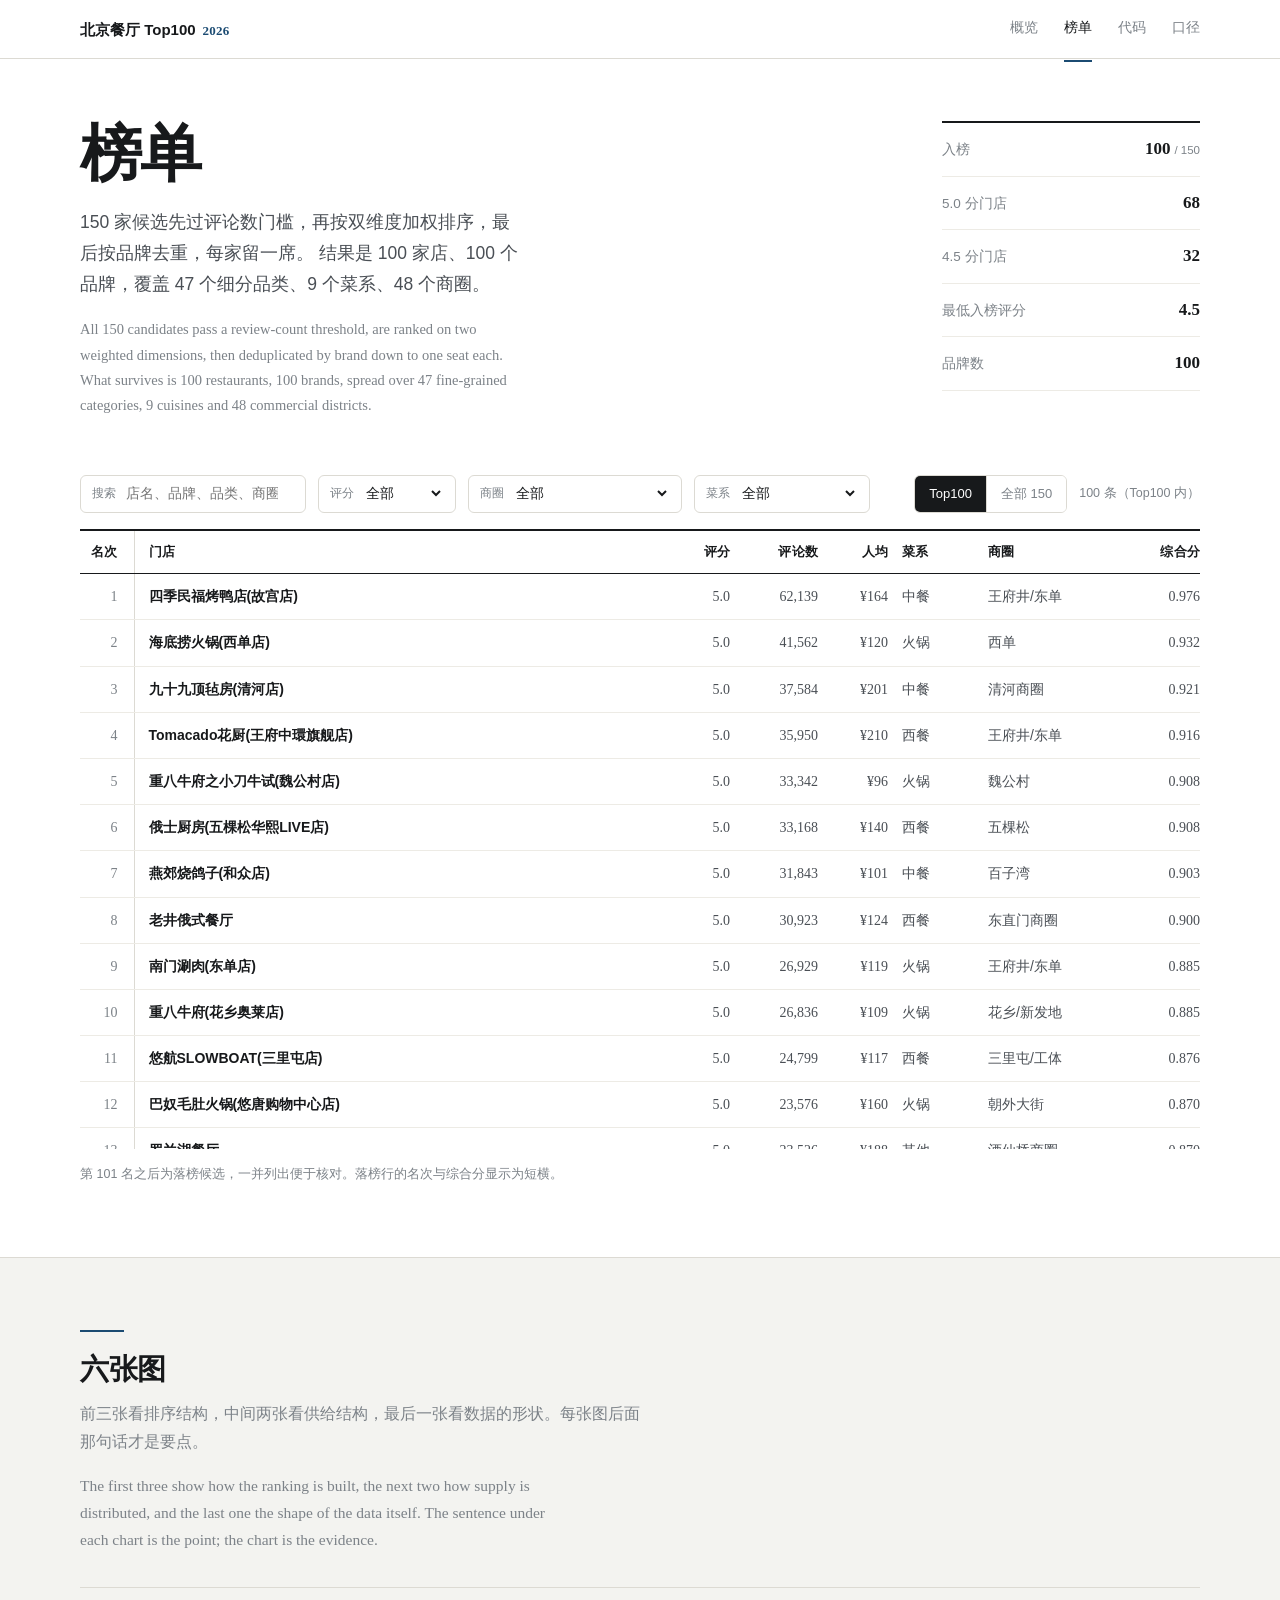
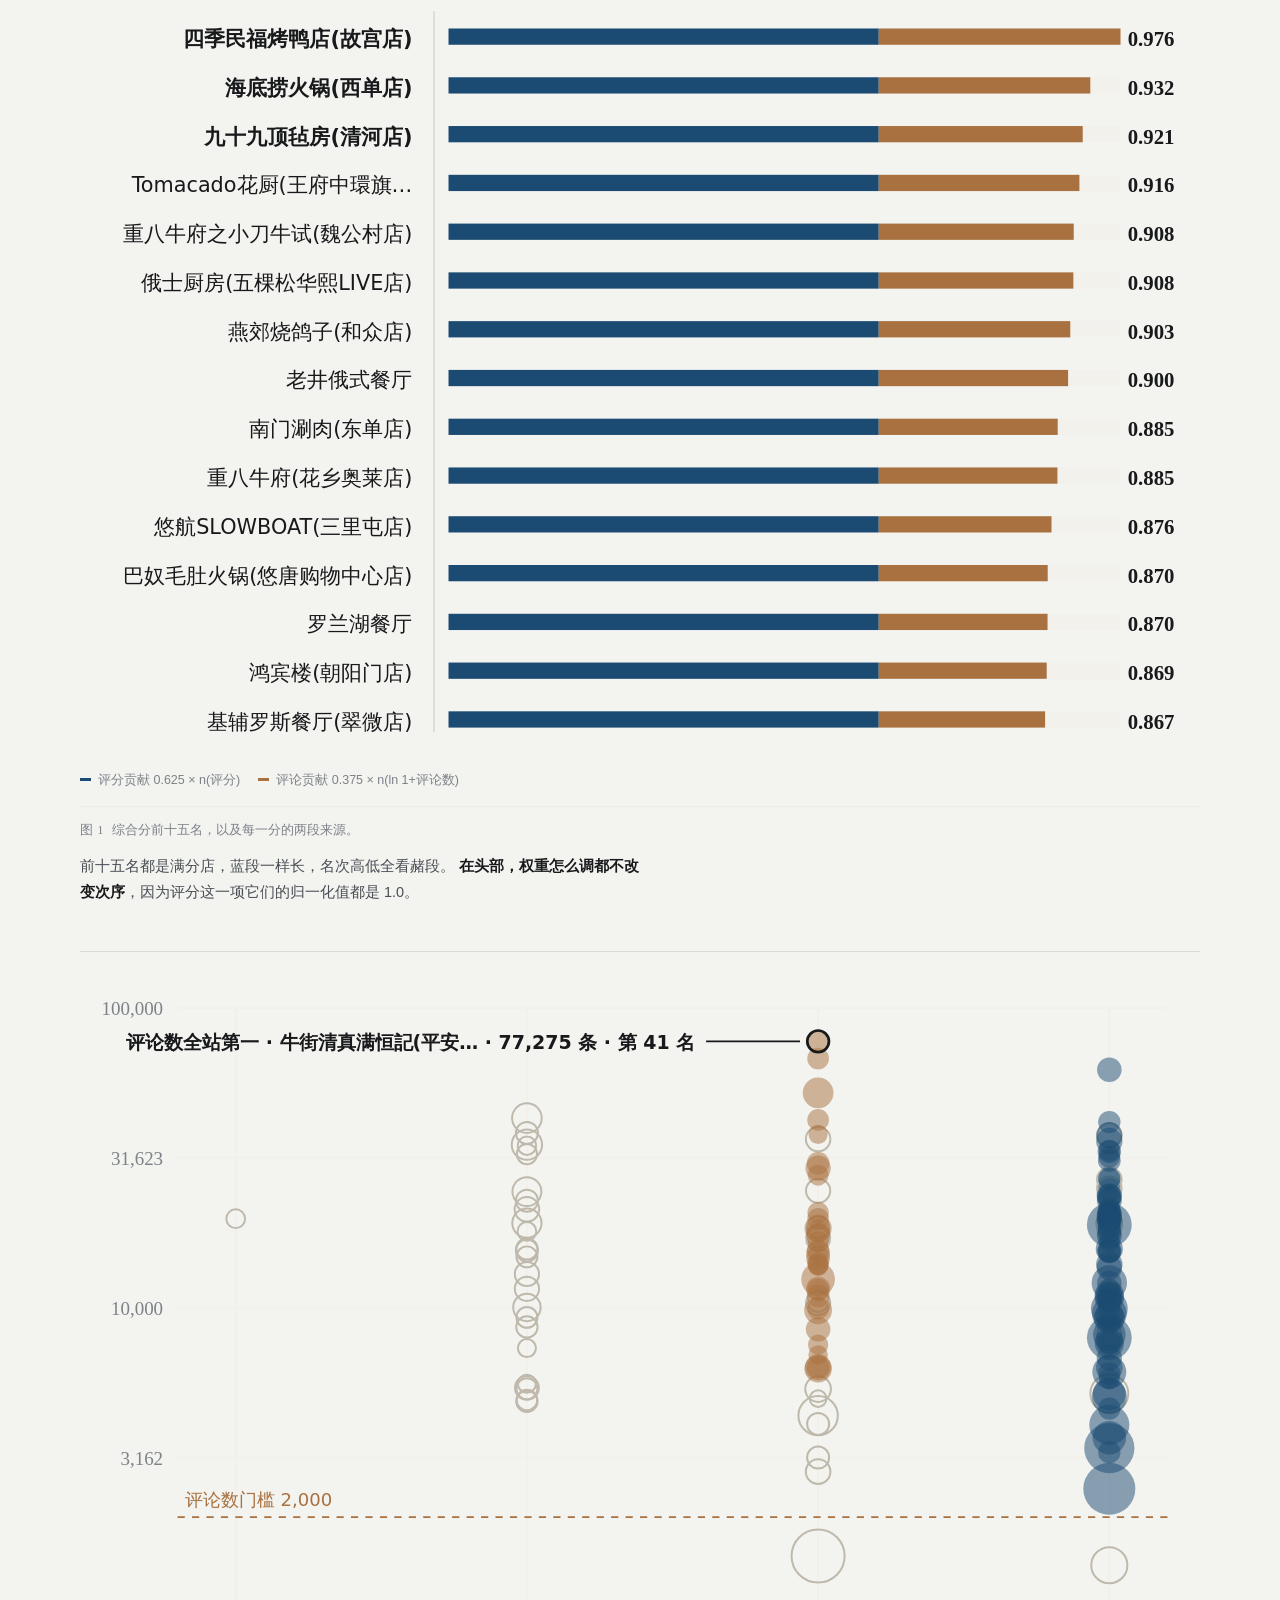
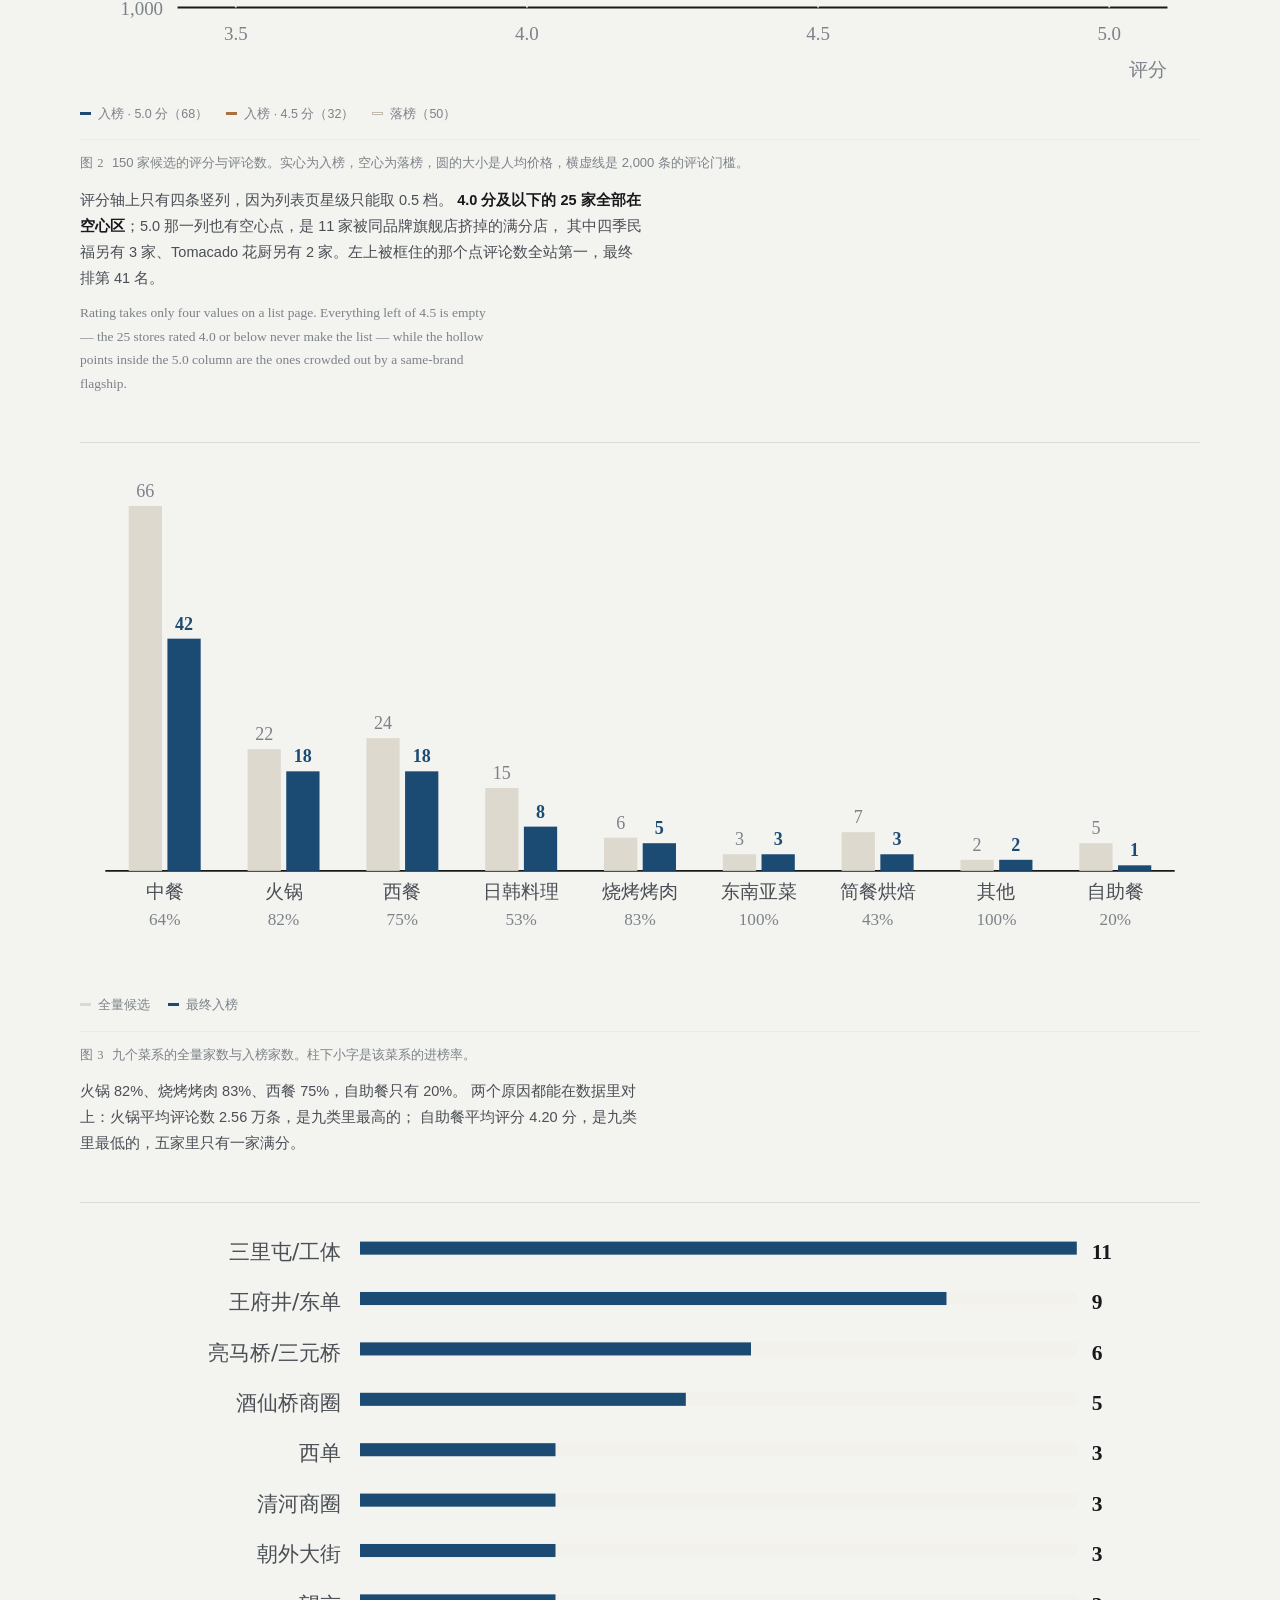
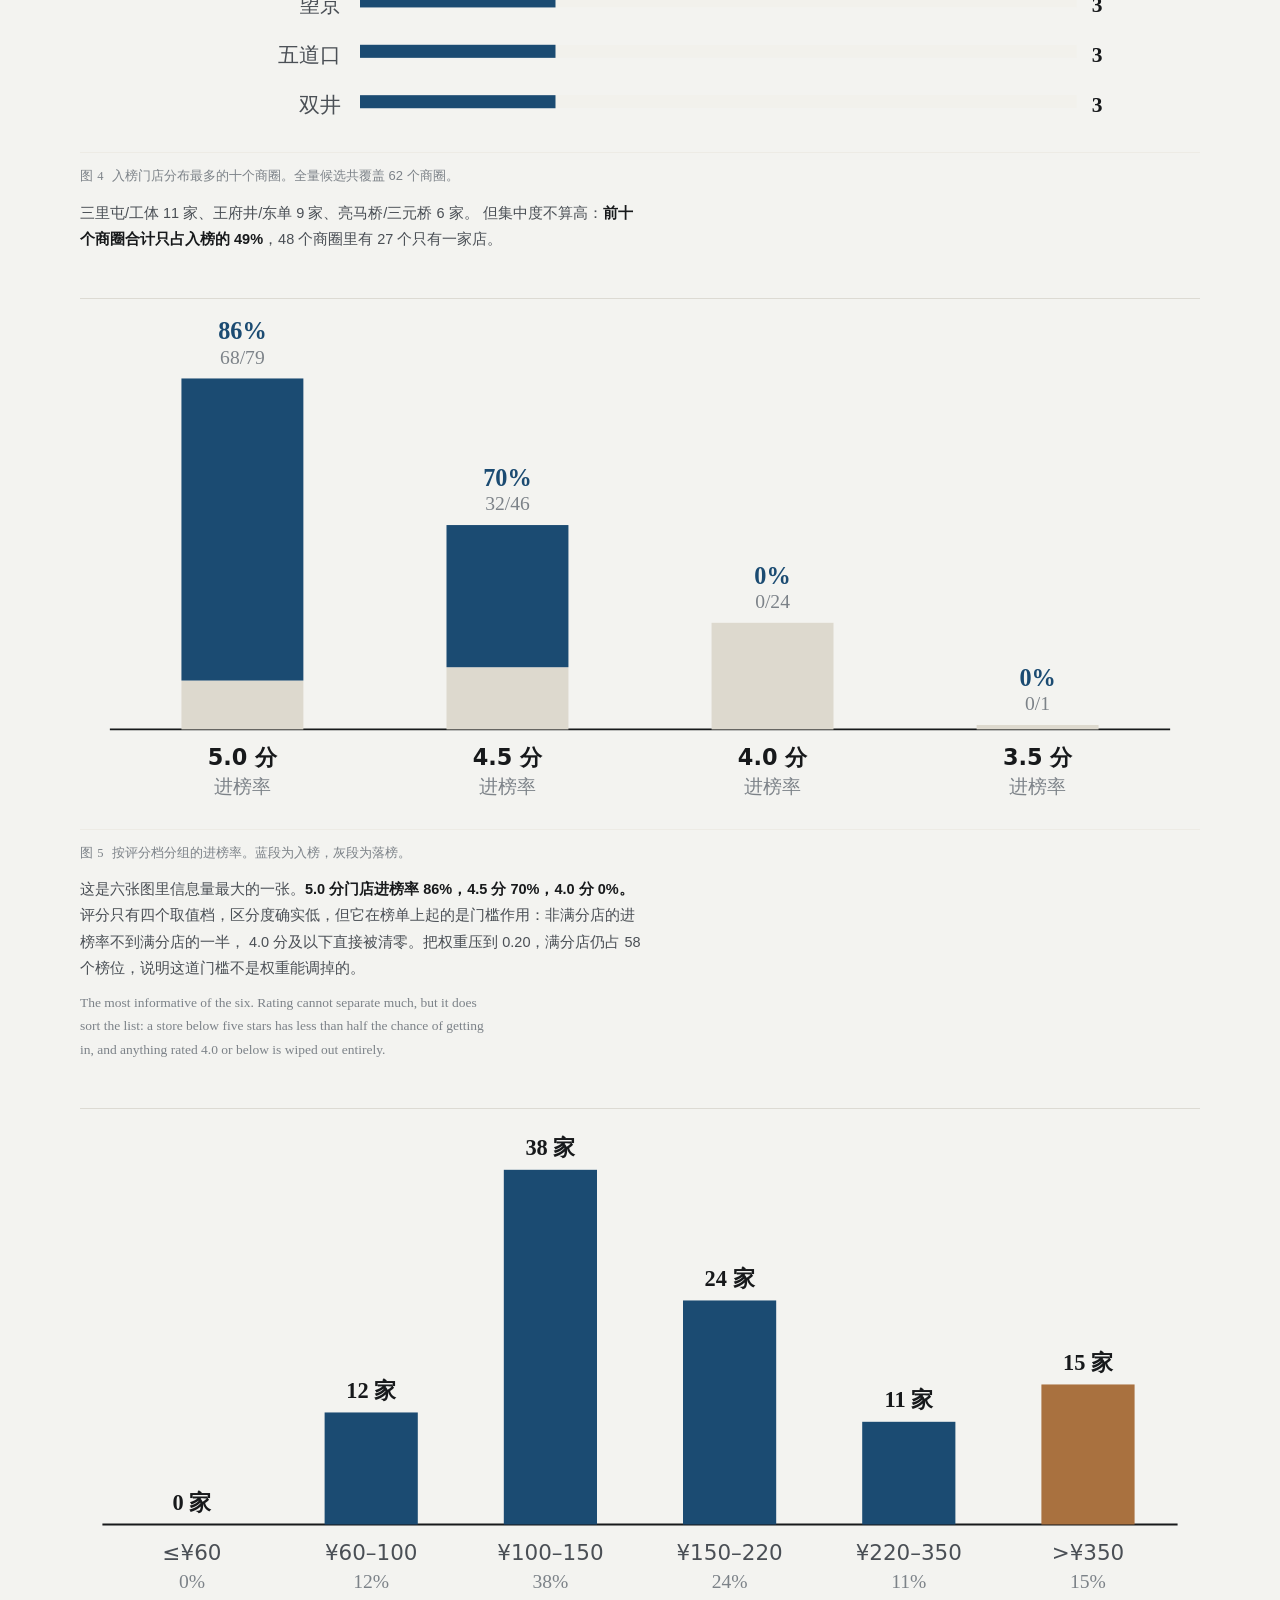
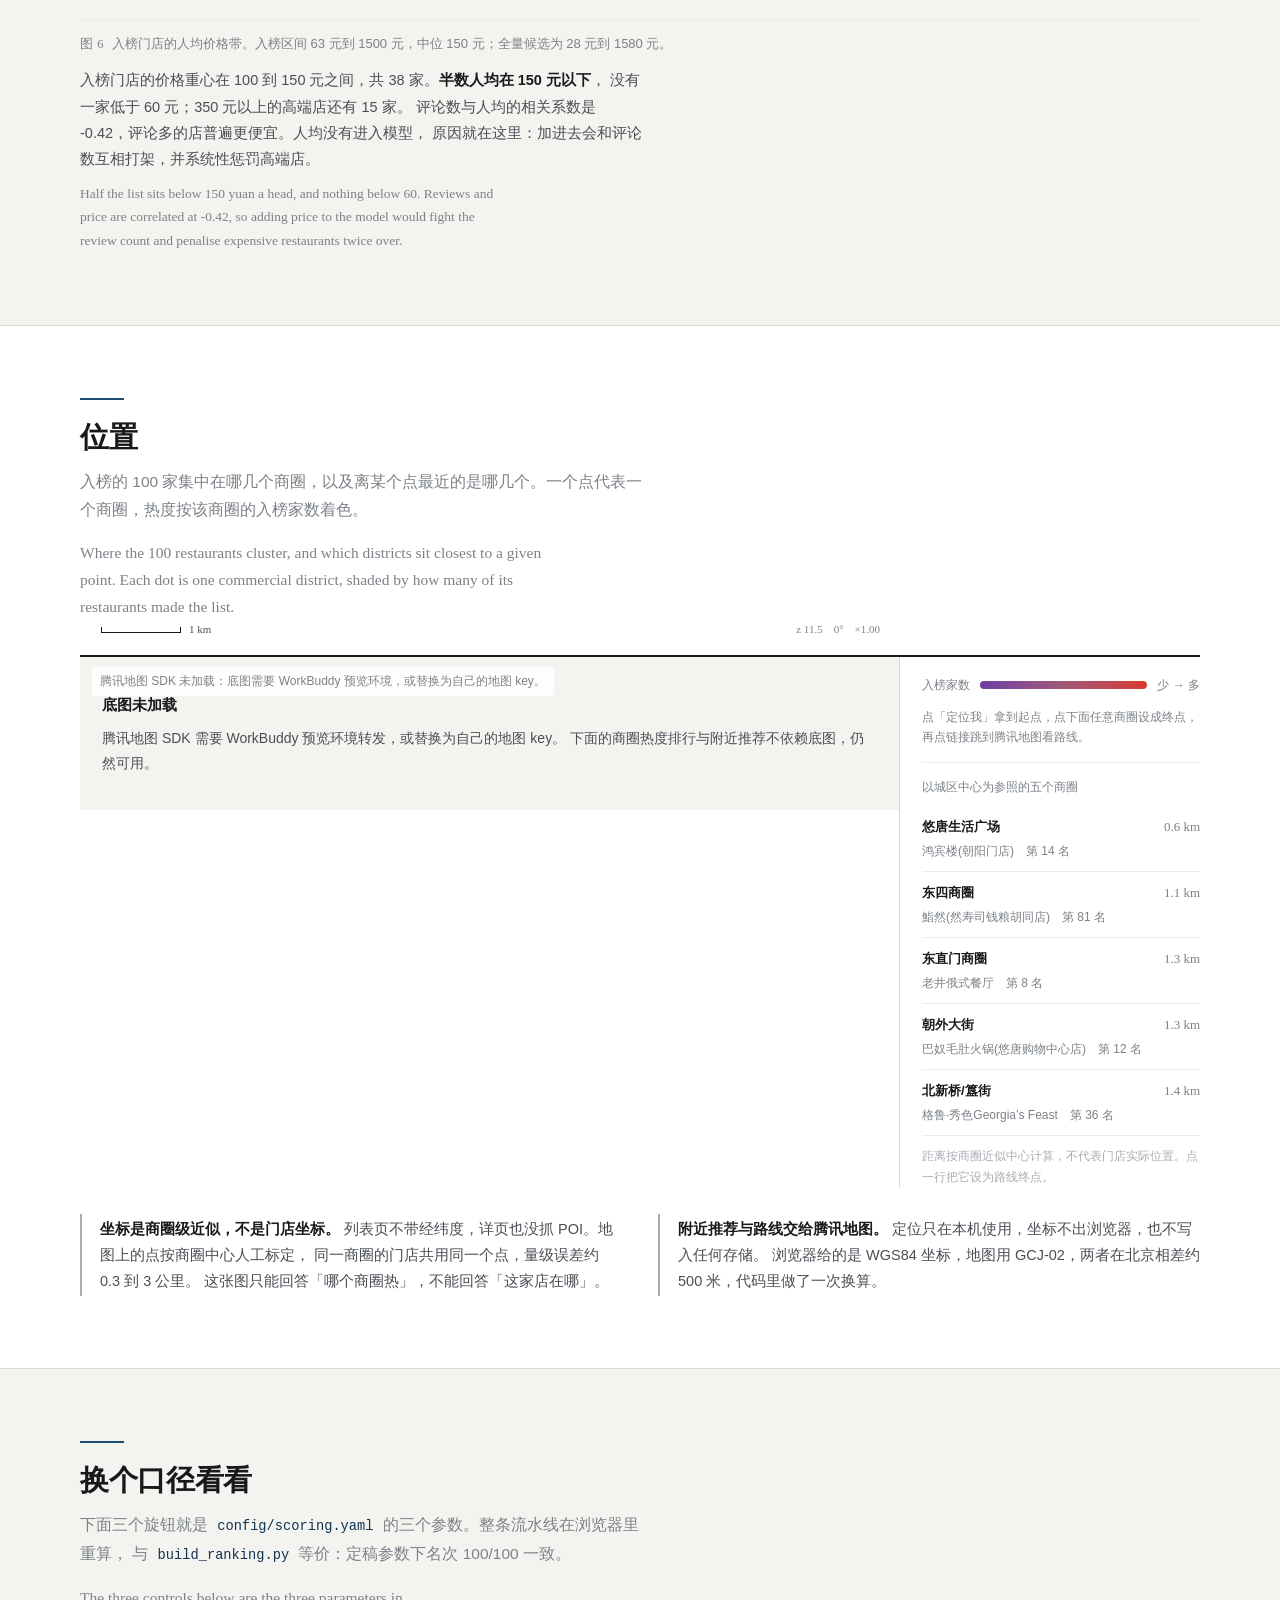
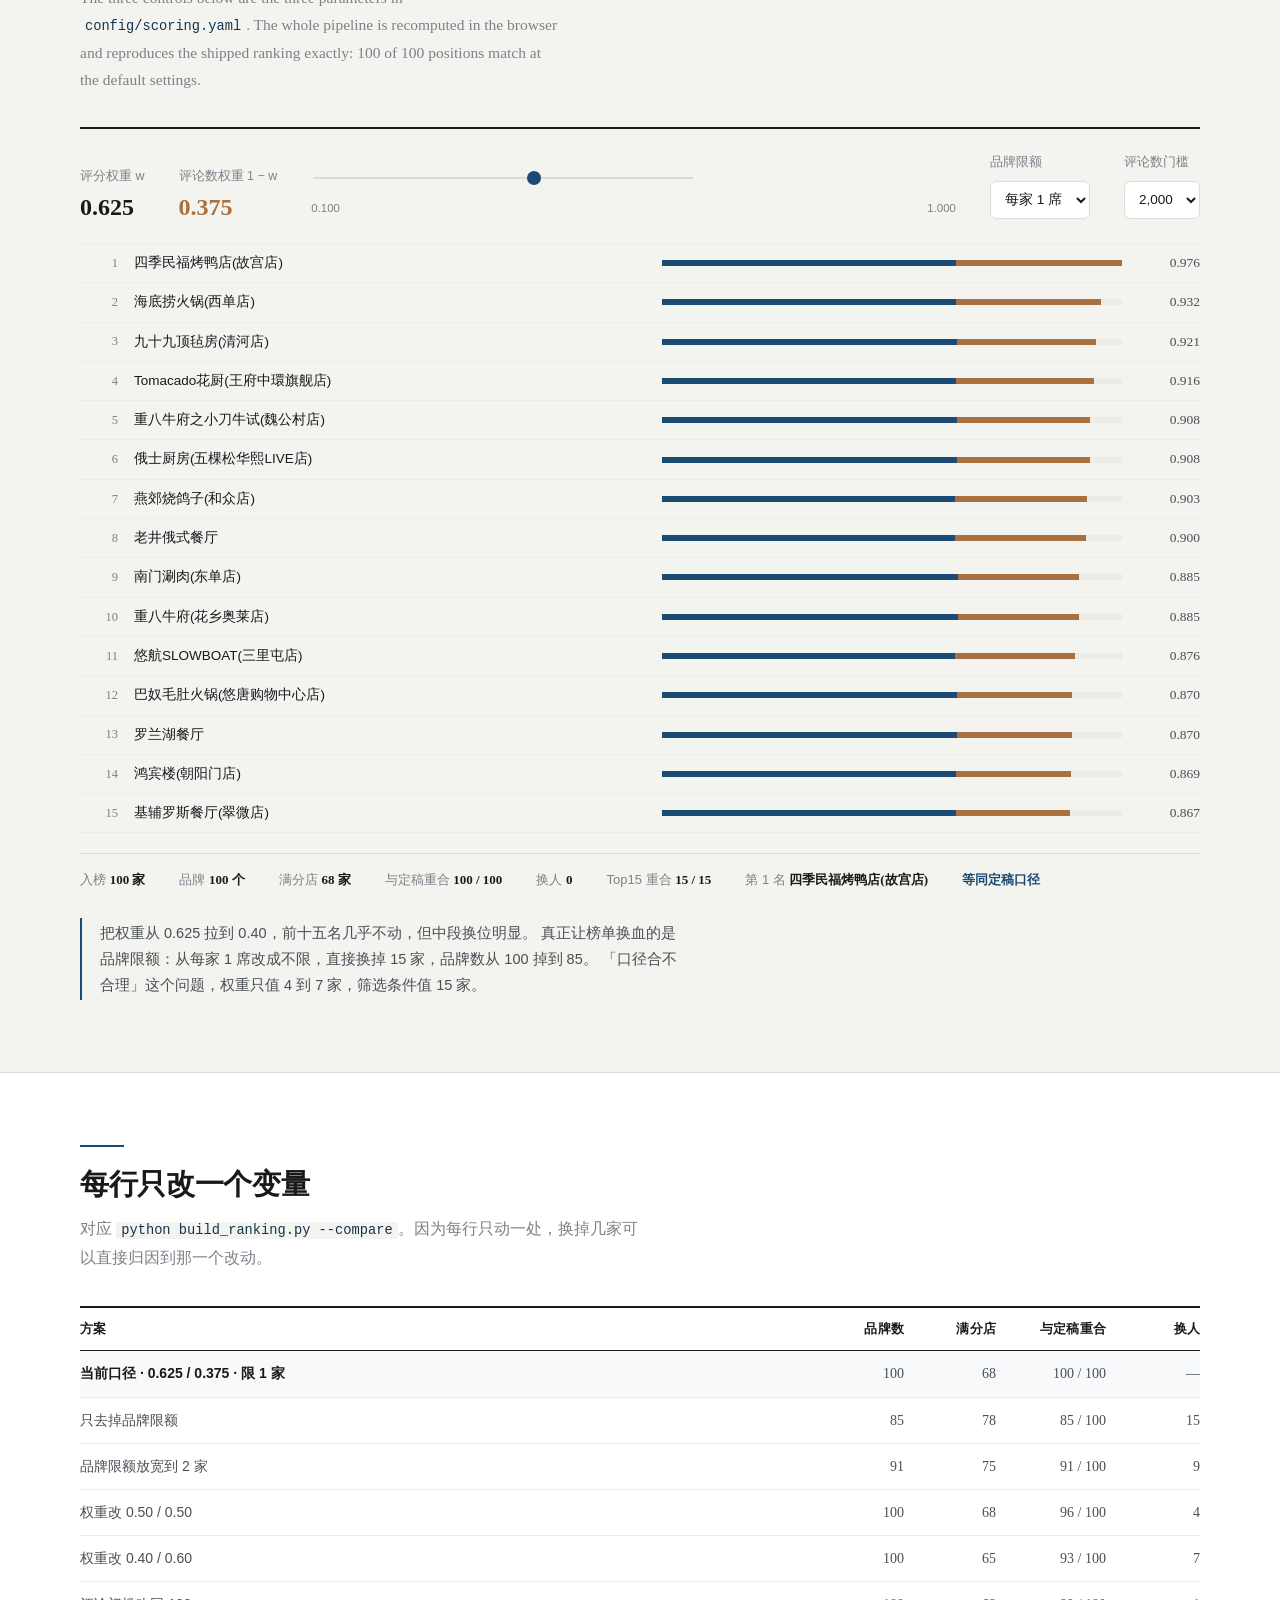
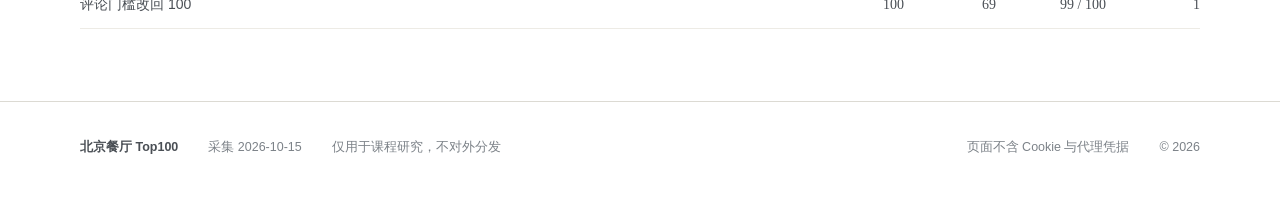
<file: results.html>
<!DOCTYPE html>
<html lang="zh-CN">
<head>
<meta charset="utf-8">
<meta name="viewport" content="width=device-width, initial-scale=1">
<title>榜单 · 北京餐厅 Top100</title>
<meta name="description" content="100 家入榜门店明细、六张图表，以及可以现场改口径的模拟器。">
<link rel="stylesheet" href="assets/base.css?v=7">
<link rel="icon" href="data:image/svg+xml,<svg xmlns='http://www.w3.org/2000/svg' viewBox='0 0 32 32'><rect width='32' height='32' fill='%231B4B72'/><text x='16' y='23' font-size='17' font-family='Georgia,serif' font-weight='700' fill='white' text-anchor='middle'>京</text></svg>">
<!-- 腾讯地图 GL JS：先配代理再加载 SDK，前端不出现 key -->
<script>
  window._TMapSecurityConfig = {
    serviceHost: 'http://127.0.0.1:__WB_HTTP_PORT__/_TMapService/_wbt/__WB_TMAP_SECRET__',
  };
</script>
<script src="https://map.qq.com/api/gljs?v=1.exp"></script>
</head>
<body data-page="results">

<header class="top">
  <div class="wrap top-in">
    <a class="mark" href="index.html">北京餐厅 Top100<i>2026</i></a>
    <nav class="nav">
      <a href="index.html">概览</a>
      <a href="results.html" aria-current="page">榜单</a>
      <a href="code.html">代码</a>
      <a href="method.html">口径</a>
    </nav>
  </div>
</header>

<main>

<div class="head">
  <div class="wrap head-grid">
    <div>
      <h1>榜单</h1>
      <p class="lede">
        150 家候选先过评论数门槛，再按双维度加权排序，最后按品牌去重，每家留一席。
        结果是 100 家店、100 个品牌，覆盖 47 个细分品类、9 个菜系、48 个商圈。
      </p>
      <p class="en">
        All 150 candidates pass a review-count threshold, are ranked on two weighted
        dimensions, then deduplicated by brand down to one seat each. What survives is
        100 restaurants, 100 brands, spread over 47 fine-grained categories, 9 cuisines
        and 48 commercial districts.
      </p>
    </div>
    <div class="sheet">
      <div><span>入榜</span><b>100<small>/ 150</small></b></div>
      <div><span>5.0 分门店</span><b>68</b></div>
      <div><span>4.5 分门店</span><b>32</b></div>
      <div><span>最低入榜评分</span><b>4.5</b></div>
      <div><span>品牌数</span><b>100</b></div>
    </div>
  </div>
</div>

<section class="section" style="border-top:0;padding-top:0">
  <div class="wrap">
    <div class="row">
      <div class="fld">
        <label for="fSearch">搜索</label>
        <input id="fSearch" type="search" placeholder="店名、品牌、品类、商圈">
      </div>
      <div class="fld">
        <label for="fRating">评分</label>
        <select id="fRating">
          <option value="">全部</option>
          <option value="5">5.0（79）</option>
          <option value="4.5">4.5（46）</option>
          <option value="4">4.0（24）</option>
          <option value="3.5">3.5（1）</option>
        </select>
      </div>
      <div class="fld">
        <label for="fDistrict">商圈</label>
        <select id="fDistrict"><option value="">全部</option></select>
      </div>
      <div class="fld">
        <label for="fCuisine">菜系</label>
        <select id="fCuisine"><option value="">全部</option></select>
      </div>
      <span class="spacer"></span>
      <div class="seg">
        <button data-scope="100" aria-pressed="true">Top100</button>
        <button data-scope="0" aria-pressed="false">全部 150</button>
      </div>
      <span class="tally" id="rankCount"></span>
    </div>

    <div class="tbox scroll">
      <table class="tb rank-tb">
        <thead id="rankHead">
          <tr>
            <th class="n" data-k="rank" style="width:54px">名次</th>
            <th data-k="name">门店</th>
            <th class="n" data-k="rating" style="width:64px">评分</th>
            <th class="n" data-k="review_count" style="width:88px">评论数</th>
            <th class="n" data-k="avg_price" style="width:70px">人均</th>
            <th style="width:86px">菜系</th>
            <th style="width:132px">商圈</th>
            <th class="n" data-k="final_score" style="width:80px">综合分</th>
          </tr>
        </thead>
        <tbody id="rankBody"></tbody>
      </table>
    </div>
    <p style="margin-top:14px;font-size:12.5px;color:var(--ink-3)">
      第 101 名之后为落榜候选，一并列出便于核对。落榜行的名次与综合分显示为短横。
    </p>
  </div>
</section>

<section class="section band">
  <div class="wrap">
    <div class="h2blk">
      <div class="rule"></div>
      <h2>六张图</h2>
      <p>前三张看排序结构，中间两张看供给结构，最后一张看数据的形状。每张图后面那句话才是要点。</p>
      <p class="en">The first three show how the ranking is built, the next two how supply is
        distributed, and the last one the shape of the data itself. The sentence under each
        chart is the point; the chart is the evidence.</p>
    </div>

    <div class="plates">

      <figure class="plate">
        <div class="plate-body"><div id="cTop15"></div></div>
        <div class="legend">
          <span><i style="background:#1B4B72"></i>评分贡献 0.625 × n(评分)</span>
          <span><i style="background:#A9713F"></i>评论贡献 0.375 × n(ln 1+评论数)</span>
        </div>
        <figcaption>
          <span class="num">图 1</span>综合分前十五名，以及每一分的两段来源。
        </figcaption>
        <div class="read">
          前十五名都是满分店，蓝段一样长，名次高低全看赭段。
          <b>在头部，权重怎么调都不改变次序</b>，因为评分这一项它们的归一化值都是 1.0。
        </div>
      </figure>

      <figure class="plate">
        <div class="plate-body"><div id="cScatter"></div></div>
        <div class="legend">
          <span><i style="background:#1B4B72"></i>入榜 · 5.0 分（68）</span>
          <span><i style="background:#A9713F"></i>入榜 · 4.5 分（32）</span>
          <span><i style="background:#fff;border:1px solid #BFB9AC"></i>落榜（50）</span>
        </div>
        <figcaption>
          <span class="num">图 2</span>150 家候选的评分与评论数。实心为入榜，空心为落榜，圆的大小是人均价格，横虚线是 2,000 条的评论门槛。
        </figcaption>
        <div class="read">
          评分轴上只有四条竖列，因为列表页星级只能取 0.5 档。
          <b>4.0 分及以下的 25 家全部在空心区</b>；5.0 那一列也有空心点，是 11 家被同品牌旗舰店挤掉的满分店，
          其中四季民福另有 3 家、Tomacado 花厨另有 2 家。左上被框住的那个点评论数全站第一，最终排第 41 名。
        </div>
        <p class="en sub">
          Rating takes only four values on a list page. Everything left of 4.5 is empty — the 25
          stores rated 4.0 or below never make the list — while the hollow points inside the 5.0
          column are the ones crowded out by a same-brand flagship.
        </p>
      </figure>

      <figure class="plate">
        <div class="plate-body"><div id="cCuisine"></div></div>
        <div class="legend">
          <span><i style="background:#DDD9CE"></i>全量候选</span>
          <span><i style="background:#1B4B72"></i>最终入榜</span>
        </div>
        <figcaption>
          <span class="num">图 3</span>九个菜系的全量家数与入榜家数。柱下小字是该菜系的进榜率。
        </figcaption>
        <div class="read">
          火锅 82%、烧烤烤肉 83%、西餐 75%，自助餐只有 20%。
          两个原因都能在数据里对上：火锅平均评论数 2.56 万条，是九类里最高的；
          自助餐平均评分 4.20 分，是九类里最低的，五家里只有一家满分。
        </div>
      </figure>

      <figure class="plate">
        <div class="plate-body"><div id="cDistrict"></div></div>
        <figcaption>
          <span class="num">图 4</span>入榜门店分布最多的十个商圈。全量候选共覆盖 62 个商圈。
        </figcaption>
        <div class="read">
          三里屯/工体 11 家、王府井/东单 9 家、亮马桥/三元桥 6 家。
          但集中度不算高：<b>前十个商圈合计只占入榜的 49%</b>，48 个商圈里有 27 个只有一家店。
        </div>
      </figure>

      <figure class="plate">
        <div class="plate-body"><div id="cRating"></div></div>
        <figcaption>
          <span class="num">图 5</span>按评分档分组的进榜率。蓝段为入榜，灰段为落榜。
        </figcaption>
        <div class="read">
          这是六张图里信息量最大的一张。<b>5.0 分门店进榜率 86%，4.5 分 70%，4.0 分 0%。</b>
          评分只有四个取值档，区分度确实低，但它在榜单上起的是门槛作用：非满分店的进榜率不到满分店的一半，
          4.0 分及以下直接被清零。把权重压到 0.20，满分店仍占 58 个榜位，说明这道门槛不是权重能调掉的。
        </div>
        <p class="en sub">
          The most informative of the six. Rating cannot separate much, but it does sort the list:
          a store below five stars has less than half the chance of getting in, and anything rated
          4.0 or below is wiped out entirely.
        </p>
      </figure>

      <figure class="plate">
        <div class="plate-body"><div id="cPrice"></div></div>
        <figcaption>
          <span class="num">图 6</span>入榜门店的人均价格带。入榜区间 63 元到 1500 元，中位 150 元；全量候选为 28 元到 1580 元。
        </figcaption>
        <div class="read">
          入榜门店的价格重心在 100 到 150 元之间，共 38 家。<b>半数人均在 150 元以下</b>，
          没有一家低于 60 元；350 元以上的高端店还有 15 家。
          评论数与人均的相关系数是 -0.42，评论多的店普遍更便宜。人均没有进入模型，
          原因就在这里：加进去会和评论数互相打架，并系统性惩罚高端店。
        </div>
        <p class="en sub">
          Half the list sits below 150 yuan a head, and nothing below 60. Reviews and price are
          correlated at -0.42, so adding price to the model would fight the review count and
          penalise expensive restaurants twice over.
        </p>
      </figure>

    </div>
  </div>
</section>

<section class="section">
  <div class="wrap">
    <div class="h2blk">
      <div class="rule"></div>
      <h2>位置</h2>
      <p>入榜的 100 家集中在哪几个商圈，以及离某个点最近的是哪几个。一个点代表一个商圈，热度按该商圈的入榜家数着色。</p>
      <p class="en">Where the 100 restaurants cluster, and which districts sit closest to a given point.
        Each dot is one commercial district, shaded by how many of its restaurants made the list.</p>
    </div>

    <div class="mapgrid">
      <div class="mapcol">
        <div class="mapctl" id="mapCtl">
          <button id="zIn">放大</button>
          <button id="zOut">缩小</button>
          <button id="mReset">复位</button>
          <button id="mLocate">定位我</button>
          <span><label for="rotRange">旋转</label><input id="rotRange" type="range" min="-180" max="180" step="1" value="0"></span>
          <span><label for="scaleRange">比例</label><input id="scaleRange" type="range" min="0.6" max="1.8" step="0.02" value="1"></span>
          <select id="dPick"><option value="">跳到商圈</option></select>
          <select id="routeMode" aria-label="出行方式">
            <option value="drive">驾车</option>
            <option value="transit">公交</option>
            <option value="walk">步行</option>
            <option value="bike">骑行</option>
          </select>
          <a id="routeLink" class="routelink" href="#" target="_blank" rel="noopener">在腾讯地图中打开路线</a>
        </div>

        <div class="mapstage">
          <div id="mapCanvas"></div>
          <div class="maptip" id="mapTip">拖动平移，滚轮缩放，控件可旋转与改比例。</div>
          <div class="scalebar"><u id="scaleBar" style="width:80px"></u><span id="scaleTxt">1 km</span></div>
          <div class="readout" id="mapReadout">z 11.5　0°　×1.00</div>
        </div>

        <div class="mapfallback" id="mapFallback" hidden>
          <b>底图未加载</b>
          腾讯地图 SDK 需要 WorkBuddy 预览环境转发，或替换为自己的地图 key。
          下面的商圈热度排行与附近推荐不依赖底图，仍然可用。
        </div>
      </div>

      <div class="mapside">
        <div class="heatlegend">
          <span>入榜家数</span>
          <span class="grad"></span>
          <span>少 → 多</span>
        </div>
        <div class="mapmsg" id="mapMsg">点「定位我」拿到起点，点下面任意商圈设成终点，再点链接跳到腾讯地图看路线。</div>
        <div class="nearby" id="nearbyList"></div>
      </div>
    </div>

    <div style="display:grid;grid-template-columns:1fr 1fr;gap:36px;margin-top:26px">
      <div class="note plain">
        <b>坐标是商圈级近似，不是门店坐标。</b>
        列表页不带经纬度，详页也没抓 POI。地图上的点按商圈中心人工标定，
        同一商圈的门店共用同一个点，量级误差约 0.3 到 3 公里。
        这张图只能回答「哪个商圈热」，不能回答「这家店在哪」。
      </div>
      <div class="note plain">
        <b>附近推荐与路线交给腾讯地图。</b>
        定位只在本机使用，坐标不出浏览器，也不写入任何存储。
        浏览器给的是 WGS84 坐标，地图用 GCJ-02，两者在北京相差约 500 米，代码里做了一次换算。
      </div>
    </div>
  </div>
</section>

<section class="section band">
  <div class="wrap">
    <div class="h2blk">
      <div class="rule"></div>
      <h2>换个口径看看</h2>
      <p>下面三个旋钮就是 <code>config/scoring.yaml</code> 的三个参数。整条流水线在浏览器里重算，
         与 <code>build_ranking.py</code> 等价：定稿参数下名次 100/100 一致。</p>
      <p class="en">The three controls below are the three parameters in <code>config/scoring.yaml</code>.
        The whole pipeline is recomputed in the browser and reproduces the shipped ranking
        exactly: 100 of 100 positions match at the default settings.</p>
    </div>

    <div class="trial">
      <div class="trial-ctl">
        <div>
          <div class="lab">评分权重 w</div>
          <div class="val"><span id="wShow">0.625</span></div>
        </div>
        <div>
          <div class="lab">评论数权重 1 − w</div>
          <div class="val" style="color:#A9713F"><span id="wrShow">0.375</span></div>
        </div>
        <div style="flex:1;min-width:240px">
          <input id="wSlider" type="range" min="100" max="1000" step="5" value="625" aria-label="评分权重">
          <div style="display:flex;justify-content:space-between;font-size:11.5px;color:var(--ink-3)">
            <span>0.100</span><span>1.000</span>
          </div>
        </div>
        <div>
          <div class="lab">品牌限额</div>
          <select id="fBrand">
            <option value="0">不限</option>
            <option value="2">每家 2 席</option>
            <option value="1" selected>每家 1 席</option>
          </select>
        </div>
        <div>
          <div class="lab">评论数门槛</div>
          <select id="fThr">
            <option value="100">100</option>
            <option value="1000">1,000</option>
            <option value="2000" selected>2,000</option>
            <option value="5000">5,000</option>
          </select>
        </div>
      </div>

      <div class="simrows" id="simRows"></div>

      <div class="trial-out">
        <span>入榜 <b id="simN">—</b></span>
        <span>品牌 <b id="simBrand">—</b></span>
        <span>满分店 <b id="sim5">—</b></span>
        <span>与定稿重合 <b id="simOverlap">—</b></span>
        <span>换人 <b id="simChg">—</b></span>
        <span>Top15 重合 <b id="simTop15">—</b></span>
        <span>第 1 名 <b id="simTop1">—</b></span>
        <span><b id="simBaseline">等同定稿口径</b></span>
      </div>
    </div>

    <div class="note" style="margin-top:26px;max-width:74ch">
      把权重从 0.625 拉到 0.40，前十五名几乎不动，但中段换位明显。
      真正让榜单换血的是品牌限额：从每家 1 席改成不限，直接换掉 15 家，品牌数从 100 掉到 85。
      「口径合不合理」这个问题，权重只值 4 到 7 家，筛选条件值 15 家。
    </div>
  </div>
</section>

<section class="section">
  <div class="wrap">
    <div class="h2blk">
      <div class="rule"></div>
      <h2>每行只改一个变量</h2>
      <p>对应 <code>python build_ranking.py --compare</code>。因为每行只动一处，换掉几家可以直接归因到那一个改动。</p>
    </div>

    <div class="tbox">
      <table class="tb">
        <thead>
          <tr>
            <th>方案</th>
            <th class="n" style="width:92px">品牌数</th>
            <th class="n" style="width:92px">满分店</th>
            <th class="n" style="width:110px">与定稿重合</th>
            <th class="n" style="width:80px">换人</th>
          </tr>
        </thead>
        <tbody id="compareBody"></tbody>
      </table>
    </div>
  </div>
</section>

</main>

<footer class="foot">
  <div class="wrap foot-in">
    <span><b>北京餐厅 Top100</b></span>
    <span>采集 2026-10-15</span>
    <span>仅用于课程研究，不对外分发</span>
    <span class="sp"></span>
    <span>页面不含 Cookie 与代理凭据</span>
    <span>© <span id="year">2026</span></span>
  </div>
</footer>

<script src="assets/data.js?v=7"></script>
<script src="assets/app.js?v=7"></script>
</body>
</html>
</file>
<file: assets/base.css>
/* ==========================================================================
   北京餐厅 Top100
   版式方向：榜单台账。白纸、墨字、一种强调色、Georgia 数字、横线分区。
   内容区一律直角；圆角只给可交互控件。无外部依赖。
   ========================================================================== */

:root {
  /* 纸与墨 */
  --paper:      #FFFFFF;
  --band:       #F3F3F0;
  --band-2:     #EAEAE5;
  --ink:        #17191B;
  --ink-2:      #4A4F55;
  --ink-3:      #7C8288;
  --ink-4:      #A8ADB3;
  --rule:       #DCDAD3;
  --rule-2:     #EDEBE5;

  /* 唯一强调色：印蓝 */
  --blue:       #1B4B72;
  --blue-ink:   #12344F;
  --blue-soft:  #E9EFF4;

  /* 数据配色（仅用于图表编码，不作装饰） */
  --d1: #1B4B72;
  --d2: #A9713F;
  --d3: #C9C3B6;
  --d4: #6E7A6A;

  --sans: "Microsoft YaHei", "PingFang SC", "Segoe UI", "Helvetica Neue", Arial, system-ui, sans-serif;
  --num:  Georgia, "Times New Roman", "Songti SC", serif;
  --mono: "Cascadia Mono", Consolas, "SFMono-Regular", monospace;
}

* { box-sizing: border-box; }

html { -webkit-text-size-adjust: 100%; scroll-behavior: smooth; }

body {
  margin: 0;
  background: var(--paper);
  color: var(--ink-2);
  font-family: var(--sans);
  font-size: 15.5px;
  line-height: 1.8;
  -webkit-font-smoothing: antialiased;
}

h1, h2, h3, h4 { color: var(--ink); margin: 0; font-weight: 700; letter-spacing: -.012em; }
p { margin: 0 0 1em; }
p:last-child { margin-bottom: 0; }
ul, ol { margin: 0 0 1em; padding-left: 1.4em; }
ul:last-child, ol:last-child { margin-bottom: 0; }
li { margin: .34em 0; }
a { color: var(--blue); text-decoration: none; border-bottom: 1px solid rgba(27, 75, 114, .28); }
a:hover { border-bottom-color: var(--blue); }
strong { color: var(--ink); font-weight: 700; }
small { font-size: .86em; }

code {
  font-family: var(--mono);
  font-size: .885em;
  color: var(--blue-ink);
  background: var(--band);
  padding: .08em .36em;
  border-radius: 3px;
}

/* 数字统一走 Georgia，表格里对齐 */
.n, .num, .sc, .rk, td.n, th.n { font-family: var(--num); font-variant-numeric: tabular-nums; font-feature-settings: "tnum" 1; }

/* ------------------------------------------------------------------ 骨架 */
.wrap  { width: min(1120px, 100% - 48px); margin-inline: auto; }
.narrow{ width: min(720px, 100% - 48px); margin-inline: auto; }

.section { padding: 72px 0; border-top: 1px solid var(--rule); }
.section.band { background: var(--band); }
.section.tight { padding: 52px 0; }

/* ------------------------------------------------------------------ 顶栏 */
.top {
  position: sticky; top: 0; z-index: 40;
  background: var(--paper);
  border-bottom: 1px solid var(--rule);
}
.top-in { display: flex; align-items: center; gap: 30px; height: 58px; }
.mark { font-size: 15px; font-weight: 700; color: var(--ink); border: 0; white-space: nowrap; }
.mark i {
  font-family: var(--num); font-style: normal; color: var(--blue);
  margin-left: 7px; font-size: 13px; letter-spacing: .02em;
}
.nav { display: flex; gap: 26px; margin-left: auto; }
.nav a {
  border: 0; font-size: 14px; color: var(--ink-3);
  padding: 19px 0; border-bottom: 2px solid transparent;
}
.nav a:hover { color: var(--ink); }
.nav a[aria-current="page"] { color: var(--ink); border-bottom-color: var(--blue); }

/* ------------------------------------------------------------------ 页头 */
.head { padding: 62px 0 56px; }
.head-grid { display: grid; grid-template-columns: minmax(0, 1fr) 258px; gap: 56px; align-items: start; }
.head h1 {
  font-size: clamp(38px, 5vw, 62px);
  line-height: 1.07;
  letter-spacing: -.035em;
  margin-bottom: 20px;
}
.head .lede { font-size: 17.5px; line-height: 1.76; color: var(--ink-2); max-width: 46ch; }

/* 右侧数据条：像规格表，不像统计卡片 */
.sheet { border-top: 2px solid var(--ink); }
.sheet div {
  display: flex; align-items: baseline; justify-content: space-between;
  gap: 14px; padding: 11px 0; border-bottom: 1px solid var(--rule-2);
  font-size: 13.5px; color: var(--ink-3);
}
.sheet b {
  font-family: var(--num); font-size: 17px; font-weight: 700; color: var(--ink);
  font-variant-numeric: tabular-nums;
}
.sheet b small { font-family: var(--sans); font-size: 11.5px; font-weight: 400; color: var(--ink-3); margin-left: 4px; }

/* ------------------------------------------------------------------ 章标题 */
.h2blk { margin-bottom: 34px; max-width: 66ch; }
.h2blk h2 { font-size: clamp(23px, 2.5vw, 29px); line-height: 1.32; margin-bottom: 12px; }
.h2blk p { font-size: 15.5px; color: var(--ink-3); }
.h2blk .rule { width: 44px; height: 2px; background: var(--blue); margin-bottom: 18px; }

/* ------------------------------------------------------------------ 榜单台账 */
.ledger { list-style: none; margin: 0; padding: 0; border-top: 2px solid var(--ink); }
.ledger li {
  display: grid;
  grid-template-columns: 52px minmax(0, 1fr) 92px 78px;
  align-items: baseline;
  gap: 18px;
  padding: 13px 0 12px;
  border-bottom: 1px solid var(--rule-2);
}
.ledger .rk {
  font-size: 15px; color: var(--ink-3); text-align: right;
  border-right: 1px solid var(--rule); padding-right: 16px;
  align-self: stretch; line-height: 1.5;
}
.ledger .nm { color: var(--ink); font-weight: 700; font-size: 15.5px; line-height: 1.5; }
.ledger .nm span { display: block; font-weight: 400; font-size: 12.5px; color: var(--ink-3); margin-top: 2px; }
.ledger .rv { font-size: 13.5px; color: var(--ink-3); text-align: right; }
.ledger .sc { font-size: 17px; font-weight: 700; color: var(--ink); text-align: right; }
.ledger.head-3 li { padding: 16px 0 15px; }
.ledger.head-3 .nm { font-size: 17px; }
.ledger.head-3 .sc { font-size: 20px; color: var(--blue); }

/* ------------------------------------------------------------------ 说明块 */
.note {
  border-left: 2px solid var(--blue);
  padding: 2px 0 2px 18px;
  color: var(--ink-2);
  font-size: 14.5px;
}
.note.plain { border-left-color: var(--ink-4); }
.note b { color: var(--ink); }

.kv { display: grid; grid-template-columns: 148px minmax(0, 1fr); gap: 0 26px; font-size: 14.5px; }
.kv dt { color: var(--ink-3); }
.kv dd { margin: 0; color: var(--ink-2); }
.kv dt, .kv dd { padding: 9px 0; border-bottom: 1px solid var(--rule-2); }

/* ------------------------------------------------------------------ 表格 */
.tbox { border-top: 2px solid var(--ink); overflow: auto; }
.tbox.scroll { max-height: 620px; }
table.tb { width: 100%; border-collapse: collapse; font-size: 14px; }
table.tb th {
  position: sticky; top: 0; z-index: 2;
  background: var(--paper);
  text-align: left; font-weight: 700; color: var(--ink);
  font-size: 12.5px; letter-spacing: .02em; white-space: nowrap;
  padding: 10px 14px 10px 0;
  border-bottom: 1px solid var(--ink);
}
table.tb td {
  padding: 10px 14px 10px 0;
  border-bottom: 1px solid var(--rule-2);
  vertical-align: baseline;
}
table.tb th:last-child, table.tb td:last-child { padding-right: 0; }
table.tb tbody tr:hover td { background: #FAFAF8; }
table.tb td.n, table.tb th.n { text-align: right; }
table.tb tr.gone td { color: var(--ink-4); }
table.tb tr.gone td.name { color: var(--ink-4); }
table.tb td.name { color: var(--ink); font-weight: 700; }
table.tb th[data-k] { cursor: pointer; user-select: none; }
table.tb th[data-k]:hover { color: var(--blue); }

/* 名次栏的细竖线，与上方台账呼应 */
.rank-tb td:first-child { text-align: right; color: var(--ink-3); padding-right: 16px; }
.rank-tb th:first-child { text-align: right; padding-right: 16px; }
.rank-tb td:nth-child(2), .rank-tb th:nth-child(2) { border-left: 1px solid var(--rule); padding-left: 14px; }

.meter { display: block; height: 3px; background: var(--rule-2); position: relative; min-width: 84px; }
.meter i { position: absolute; inset: 0 auto 0 0; background: var(--blue); }

/* ------------------------------------------------------------------ 图表 */
.plates { display: grid; grid-template-columns: 1fr; gap: 46px; }
.plates.two { grid-template-columns: 1fr 1fr; gap: 46px 46px; }

.plate { margin: 0; }
.plate-body { border-top: 1px solid var(--rule); padding-top: 16px; }
.plate svg { width: 100%; height: auto; display: block; overflow: visible; }
.plate figcaption {
  margin-top: 14px; padding-top: 12px; border-top: 1px solid var(--rule-2);
  font-size: 13px; color: var(--ink-3); line-height: 1.7;
}
.plate figcaption b { color: var(--ink); font-weight: 700; }
.plate .num { font-family: var(--num); font-size: 12.5px; color: var(--ink-3); letter-spacing: .04em; margin-right: 8px; }
.plate .read { margin-top: 12px; font-size: 14.5px; color: var(--ink-2); max-width: 70ch; }
.plate .read b { color: var(--ink); }

.legend { display: flex; flex-wrap: wrap; gap: 18px; font-size: 12.5px; color: var(--ink-3); margin-top: 12px; }
.legend i { display: inline-block; width: 11px; height: 3px; margin-right: 7px; vertical-align: 3px; }

/* ------------------------------------------------------------------ 控件 */
.row { display: flex; flex-wrap: wrap; gap: 10px 12px; align-items: center; margin-bottom: 16px; }
.fld {
  display: flex; align-items: center; gap: 8px;
  border: 1px solid var(--rule); border-radius: 6px;
  padding: 0 11px; height: 38px; background: var(--paper);
}
.fld:focus-within { border-color: var(--ink-3); }
.fld label { font-size: 12px; color: var(--ink-3); white-space: nowrap; }
.fld input, .fld select {
  border: 0; outline: 0; background: transparent; font: inherit;
  font-size: 13.5px; color: var(--ink); min-width: 0;
}
.fld input[type="search"] { width: 170px; }
.fld select { cursor: pointer; }
.spacer { flex: 1; }
.tally { font-size: 12.5px; color: var(--ink-3); font-variant-numeric: tabular-nums; }

.seg { display: flex; border: 1px solid var(--rule); border-radius: 6px; overflow: hidden; }
.seg button {
  appearance: none; border: 0; background: var(--paper); cursor: pointer;
  font: inherit; font-size: 13px; color: var(--ink-3); padding: 0 14px; height: 36px;
}
.seg button + button { border-left: 1px solid var(--rule); }
.seg button[aria-pressed="true"] { background: var(--ink); color: #fff; }

/* 交互实验台 */
.trial { border-top: 2px solid var(--ink); padding-top: 22px; }
.trial-ctl { display: flex; flex-wrap: wrap; gap: 26px 34px; align-items: flex-end; margin-bottom: 24px; }
.trial-ctl .lab { font-size: 12.5px; color: var(--ink-3); margin-bottom: 7px; }
.trial-ctl .val { font-family: var(--num); font-size: 24px; font-weight: 700; color: var(--ink); line-height: 1; }
.trial-ctl select {
  height: 38px; border: 1px solid var(--rule); border-radius: 6px;
  background: var(--paper); font: inherit; font-size: 13.5px; color: var(--ink);
  padding: 0 10px; cursor: pointer;
}

input[type="range"] {
  -webkit-appearance: none; appearance: none;
  width: min(380px, 100%); height: 22px; background: transparent; cursor: pointer;
}
input[type="range"]::-webkit-slider-runnable-track { height: 2px; background: var(--rule); }
input[type="range"]::-webkit-slider-thumb {
  -webkit-appearance: none; width: 14px; height: 14px; border-radius: 50%;
  background: var(--blue); border: 0; margin-top: -6px;
}
input[type="range"]::-moz-range-track { height: 2px; background: var(--rule); }
input[type="range"]::-moz-range-progress { height: 2px; background: var(--blue); }
input[type="range"]::-moz-range-thumb { width: 14px; height: 14px; border: 0; border-radius: 50%; background: var(--blue); }

.simrows { display: grid; gap: 0; border-top: 1px solid var(--rule-2); }
.srow {
  display: grid; grid-template-columns: 38px minmax(0, 1fr) minmax(120px, .9fr) 62px;
  gap: 16px; align-items: center; font-size: 13.5px;
  padding: 7px 0; border-bottom: 1px solid var(--rule-2);
}
.srow .rk { font-size: 12.5px; color: var(--ink-3); text-align: right; }
.srow .nm { color: var(--ink); overflow: hidden; text-overflow: ellipsis; white-space: nowrap; }
.srow .trk { height: 6px; background: var(--rule-2); position: relative; }
.srow .trk i { position: absolute; inset: 0 auto 0 0; display: block; }
.srow .sc { text-align: right; color: var(--ink-2); }
.srow.chg .nm { color: var(--blue); font-weight: 700; }

.trial-out {
  display: flex; flex-wrap: wrap; gap: 8px 34px; margin-top: 20px; padding-top: 14px;
  border-top: 1px solid var(--rule); font-size: 13px; color: var(--ink-3);
}
.trial-out b { color: var(--ink); font-family: var(--num); font-variant-numeric: tabular-nums; }

/* ------------------------------------------------------------------ 代码 */
.tabs { display: flex; gap: 0; border-bottom: 1px solid var(--rule); margin-bottom: 18px; }
.tabs button {
  appearance: none; border: 0; background: transparent; cursor: pointer;
  font: inherit; font-size: 14px; color: var(--ink-3);
  padding: 10px 16px; border-bottom: 2px solid transparent; margin-bottom: -1px;
}
.tabs button:hover { color: var(--ink); }
.tabs button[aria-selected="true"] { color: var(--ink); border-bottom-color: var(--blue); font-weight: 700; }
.tabs button small { display: block; font-size: 11px; font-weight: 400; color: var(--ink-4); }

.codebox { background: #15181C; border-radius: 4px; overflow: hidden; }
.codebar {
  display: flex; align-items: center; gap: 14px;
  padding: 9px 14px; background: #1D2126; border-bottom: 1px solid #2A2F35;
  font-family: var(--mono); font-size: 11.5px; color: #98A0AA;
}
.codebar .path { color: #C9D1D9; }
.codebar .tail { margin-left: auto; }
.codebar button {
  appearance: none; background: transparent; border: 1px solid #3A4048; color: #AEB6C0;
  font: inherit; font-size: 11px; padding: 3px 9px; border-radius: 4px; cursor: pointer;
}
.codebar button:hover { color: #fff; border-color: #5C646E; }

pre.code {
  margin: 0; padding: 14px 0; overflow: auto; max-height: 600px;
  font-family: var(--mono); font-size: 12.8px; line-height: 1.78;
  color: #CBD2DB; tab-size: 4;
}
pre.code .cl { display: flex; padding-right: 16px; }
pre.code .cl:hover { background: #1B1F24; }
pre.code .cln {
  flex: none; width: 54px; text-align: right; padding-right: 15px;
  color: #4E5660; text-decoration: none; border: 0; user-select: none;
}
pre.code .cl:hover .cln { color: #96A0AA; }
pre.code .clc { white-space: pre; }
pre.code .t-cm { color: #8A94A0; font-style: italic; }
pre.code .t-st { color: #B4D89A; }
pre.code .t-kw { color: #F0906C; }
pre.code .t-bt { color: #86C3E4; }
pre.code .t-nu { color: #E0BC78; }
pre.code .t-cn { color: #D2AEDF; }
pre.code .t-op { color: #A6AFBA; }

/* ------------------------------------------------------------------ 问答 */
.qa { border-top: 2px solid var(--ink); }
.qa details { border-bottom: 1px solid var(--rule-2); }
.qa summary {
  cursor: pointer; list-style: none; padding: 13px 0;
  font-size: 14.5px; color: var(--ink); font-weight: 700;
  display: flex; gap: 12px; align-items: baseline;
}
.qa summary::-webkit-details-marker { display: none; }
.qa summary::after { content: "+"; margin-left: auto; color: var(--ink-3); font-weight: 400; font-family: var(--num); }
.qa details[open] summary::after { content: "−"; }
.qa details[open] summary { border-bottom: 1px solid var(--rule-2); }
.qa .ans { padding: 14px 0 18px; font-size: 14.5px; color: var(--ink-2); max-width: 76ch; }
.qa .ans p:last-child { margin-bottom: 0; }

/* ------------------------------------------------------------------ 公式 */
.formula { background: #15181C; border-radius: 4px; padding: 28px 30px; overflow-x: auto; }
.formula .eq {
  font-family: var(--num); font-size: clamp(15px, 1.9vw, 20px);
  line-height: 1.9; color: #E8ECF1; white-space: nowrap;
}
.formula .eq .w { color: #E8A17B; }
.formula .eq .f { color: #8FC0DE; }
.formula .hint { margin-top: 18px; font-size: 13px; color: #96A0AA; line-height: 1.95; white-space: normal; }
.formula code { background: rgba(255,255,255,.09); color: #EDC0A6; }

/* ------------------------------------------------------------------ 页脚 */
.foot { border-top: 1px solid var(--rule); padding: 34px 0 54px; font-size: 12.5px; color: var(--ink-3); }
.foot-in { display: flex; flex-wrap: wrap; gap: 8px 30px; }
.foot .sp { flex: 1; }
.foot b { color: var(--ink-2); font-weight: 700; }

/* ------------------------------------------------------------------ 英文段 */
/* 只用字体区分语言，不额外加标签或竖线：拉丁文走 Georgia，中文走雅黑 */
.en {
  font-family: Georgia, "Times New Roman", serif;
  font-size: 14.5px; line-height: 1.75;
  color: var(--ink-3);
  max-width: 62ch;
  margin: 14px 0 0;
}
.en b { color: var(--ink-2); font-weight: 700; }
.en.sub { font-size: 13.5px; margin-top: 10px; }
.head .en { margin-top: 16px; }

/* ------------------------------------------------------------------ 地图 */
.mapgrid { display: grid; grid-template-columns: minmax(0, 1fr) 300px; gap: 0; border-top: 2px solid var(--ink); }
.mapcol { position: relative; border-right: 1px solid var(--rule); }
.mapstage { position: relative; }
#mapCanvas { width: 100%; height: 460px; background: var(--band); }
.mapside { padding: 18px 0 0 22px; }

.mapctl {
  display: flex; flex-wrap: wrap; align-items: center; gap: 10px 18px;
  padding: 12px 0; border-bottom: 1px solid var(--rule-2);
}
.mapctl button {
  appearance: none; background: var(--paper); border: 1px solid var(--rule);
  border-radius: 6px; height: 32px; padding: 0 12px; cursor: pointer;
  font: inherit; font-size: 13px; color: var(--ink);
}
.mapctl button:hover { border-color: var(--ink-3); }
.mapctl label { font-size: 12px; color: var(--ink-3); margin-right: 6px; }
.mapctl input[type="range"] { width: 108px; height: 18px; vertical-align: -4px; }
.mapctl select {
  height: 32px; border: 1px solid var(--rule); border-radius: 6px;
  background: var(--paper); font: inherit; font-size: 13px; color: var(--ink); padding: 0 8px;
}

.heat { position: absolute; inset: 0; pointer-events: none; overflow: hidden; }
.heat i {
  position: absolute; left: 0; top: 0; border-radius: 50%;
  background: radial-gradient(circle, rgb(110,63,163) 0%, rgba(110,63,163,.42) 38%, rgba(110,63,163,0) 70%);
  will-change: transform, width, height;
}
.heat i.me {
  width: 16px; height: 16px; margin: -8px 0 0 -8px;
  background: #1B4B72; border: 2px solid #fff;
  box-shadow: 0 0 0 1px #1B4B72; opacity: 1;
}
.heat i.me.hidden { display: none; }

/* 路线：交给腾讯地图 URI，本页只放一个链接 */
.routelink {
  display: inline-flex; align-items: center; height: 32px; padding: 0 14px;
  border: 1px solid var(--blue); border-radius: 6px;
  color: var(--blue); font-size: 13px; text-decoration: none; background: var(--paper);
}
.routelink:hover { background: var(--blue); color: #fff; border-bottom-color: var(--blue); }

/* 热度色标：紫 → 红 */
.heatlegend { display: flex; align-items: center; gap: 10px; font-size: 12px; color: var(--ink-3); margin-bottom: 12px; }
.heatlegend .grad {
  flex: 1; height: 8px; border-radius: 4px;
  background: linear-gradient(90deg, rgb(110,63,163) 0%, rgb(160,90,120) 50%, rgb(217,58,50) 100%);
}
.mapmsg { font-size: 12px; color: var(--ink-3); line-height: 1.65; padding-bottom: 14px; border-bottom: 1px solid var(--rule-2); margin-bottom: 14px; }

.scalebar {
  position: absolute; left: 14px; bottom: 14px; z-index: 3;
  display: flex; align-items: center; gap: 8px;
  font-family: var(--num); font-size: 11px; color: var(--ink-2);
  background: rgba(255,255,255,.82); padding: 3px 7px; border-radius: 3px;
}
.scalebar u { display: block; height: 6px; border-left: 1px solid var(--ink); border-right: 1px solid var(--ink); border-bottom: 1px solid var(--ink); }
.readout {
  position: absolute; right: 12px; bottom: 14px; z-index: 3;
  font-family: var(--num); font-size: 11px; color: var(--ink-3);
  background: rgba(255,255,255,.82); padding: 3px 7px; border-radius: 3px;
}
.maptip { position: absolute; left: 12px; top: 10px; z-index: 3; font-size: 12px; color: var(--ink-3);
  background: rgba(255,255,255,.88); padding: 4px 8px; border-radius: 3px; max-width: 78%; }
.mapfallback { padding: 34px 22px; font-size: 14px; color: var(--ink-2); background: var(--band); }
.mapfallback b { display: block; color: var(--ink); margin-bottom: 8px; font-size: 15px; }

.nearby { font-size: 13px; }
.nb-head { color: var(--ink-3); font-size: 12px; margin: 0 0 8px; }
.nb-row {
  display: grid; grid-template-columns: 1fr auto; gap: 2px 10px;
  padding: 9px 0; border-bottom: 1px solid var(--rule-2);
  cursor: pointer;
}
.nb-row:hover { background: #FAFAF8; }
.nb-row.on { background: var(--blue-soft); box-shadow: inset 2px 0 0 var(--blue); padding-left: 8px; }
.nb-dist { color: var(--ink); font-weight: 700; }
.nb-km { color: var(--ink-3); font-family: var(--num); font-variant-numeric: tabular-nums; }
.nb-shop { grid-column: 1 / -1; color: var(--ink-3); font-size: 12px; }
.nb-note { color: var(--ink-4); font-size: 11.5px; margin: 10px 0 0; }

/* ------------------------------------------------------------------ 单文件 */
.page[hidden] { display: none; }

/* ------------------------------------------------------------------ 响应式 */
@media (max-width: 980px) {
  .head-grid { grid-template-columns: 1fr; gap: 34px; }
  .plates.two { grid-template-columns: 1fr; }
  .kv { grid-template-columns: 120px minmax(0, 1fr); }
  .mapgrid { grid-template-columns: 1fr; }
  .mapcol { border-right: 0; border-bottom: 1px solid var(--rule); }
  .mapside { padding: 18px 0 0; }
}
@media (max-width: 720px) {
  .wrap, .narrow { width: min(100% - 32px, 100%); }
  .section { padding: 48px 0; }
  .head { padding: 40px 0 36px; }
  .nav { gap: 16px; }
  .nav a { font-size: 13px; padding: 18px 0; }
  .mark i { display: none; }
  .ledger li { grid-template-columns: 38px minmax(0, 1fr) 62px; gap: 12px; }
  .ledger .rv { display: none; }
  .srow { grid-template-columns: 28px minmax(0, 1fr) 54px; }
  .srow .trk { display: none; }
  table.tb { font-size: 13px; }
  table.tb th, table.tb td { padding-right: 10px; }
}

/* ------------------------------------------------------------------ 可见性 */
:focus-visible { outline: 2px solid var(--blue); outline-offset: 2px; }

@media (prefers-reduced-motion: no-preference) {
  .ledger.enter li { animation: rise .46s cubic-bezier(.22,.68,.28,1) both; }
  .ledger.enter li:nth-child(2) { animation-delay: .07s; }
  .ledger.enter li:nth-child(3) { animation-delay: .14s; }
  @keyframes rise { from { opacity: 0; transform: translateY(7px); } to { opacity: 1; transform: none; } }
}

@media print {
  .top, .nav, .trial, .tabs, .row, .seg { display: none; }
  body { font-size: 11pt; }
  .section { padding: 20px 0; break-inside: avoid; }
  .plate, .tbox { break-inside: avoid; }
  pre.code { max-height: none; }
  a { border: 0; color: var(--ink); }
}
</file>
